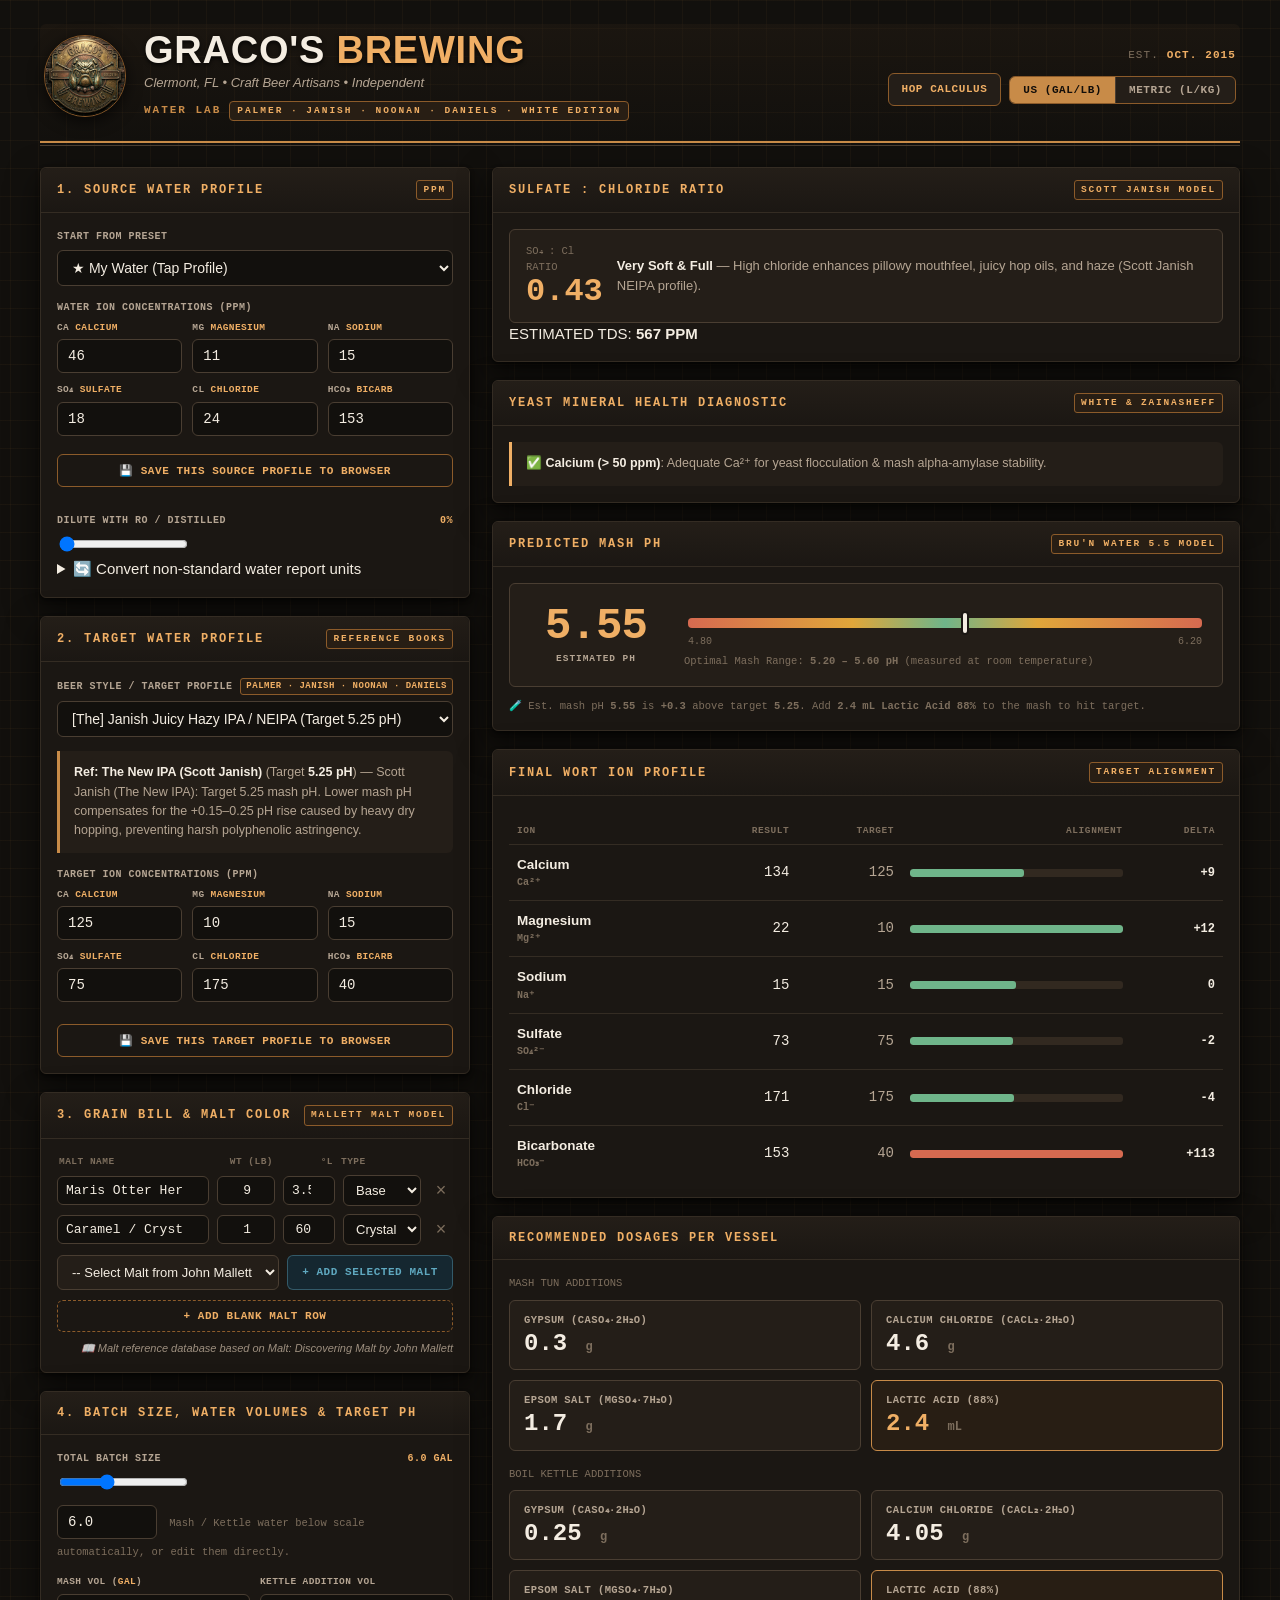
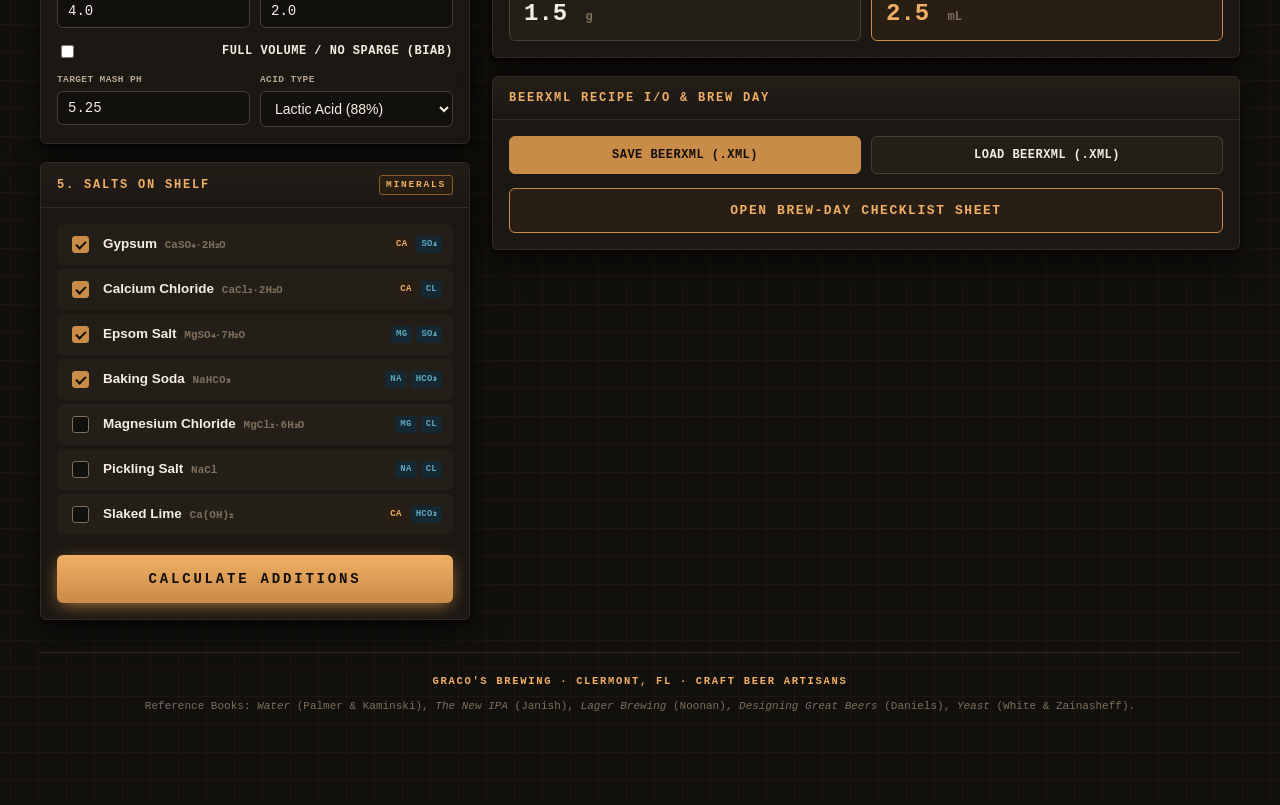
<file: index.html>
<!doctype html>
<html lang="en">
<head>
  <meta charset="utf-8">
  <meta name="viewport" content="width=device-width, initial-scale=1">
  <meta http-equiv="Cache-Control" content="no-cache, no-store, must-revalidate">
  <meta http-equiv="Pragma" content="no-cache">
  <meta http-equiv="Expires" content="0">
  <title>Graco's Water Lab · Brew-Day Water Chemistry Solver</title>
  <link rel="stylesheet" href="styles.css?v=8">
</head>
<body>
  <div class="wrap">
    <!-- Header Masthead -->
    <header class="top">
      <div class="brand">
        <img class="badge" src="assets/logo_metal.png" alt="Graco's Brewing Badge Logo">
        <div class="idwrap">
          <h1 class="club">GRACO'S <b>BREWING</b></h1>
          <div class="motto">Clermont, FL • Craft Beer Artisans • Independent</div>
          <div class="lab-tag">
            WATER LAB <span>Palmer · Janish · Noonan · Daniels · White Edition</span>
          </div>
        </div>
      </div>
      <div class="masthead-meta">
        <div class="edition">EST. <b>OCT. 2015</b></div>
        <div class="top-btns">
          <a class="tool-link" href="hops/hop-calculus.html">Hop Calculus</a>
          <div class="units">
            <button id="btn-us" aria-pressed="true">US (GAL/LB)</button>
            <button id="btn-metric" aria-pressed="false">METRIC (L/KG)</button>
          </div>
        </div>
      </div>
    </header>

    <!-- Main Grid -->
    <div class="grid">
      <!-- Left Column: Inputs -->
      <div class="col-left">
        <!-- Source Water Card -->
        <div class="card">
          <h2>
            <span>1. SOURCE WATER PROFILE</span>
            <span class="badge-tag">PPM</span>
          </h2>
          <div class="body">
            <div class="field" style="margin-top:0;">
              <label>START FROM PRESET</label>
              <select id="sourcePreset"></select>
            </div>

            <!-- Ion Balance Warning -->
            <div id="ionBalanceWarning" class="warning-banner" style="display:none;"></div>

            <div class="field">
              <label>WATER ION CONCENTRATIONS (PPM)</label>
              <div class="ions">
                <div class="ion">
                  <label>Ca <b>CALCIUM</b></label>
                  <input type="number" id="src_ca" value="46">
                </div>
                <div class="ion">
                  <label>Mg <b>MAGNESIUM</b></label>
                  <input type="number" id="src_mg" value="11">
                </div>
                <div class="ion">
                  <label>Na <b>SODIUM</b></label>
                  <input type="number" id="src_na" value="15">
                </div>
                <div class="ion">
                  <label>SO₄ <b>SULFATE</b></label>
                  <input type="number" id="src_so4" value="18">
                </div>
                <div class="ion">
                  <label>Cl <b>CHLORIDE</b></label>
                  <input type="number" id="src_cl" value="24">
                </div>
                <div class="ion">
                  <label>HCO₃ <b>BICARB</b></label>
                  <input type="number" id="src_hco3" value="153">
                </div>
              </div>
            </div>

            <div class="field">
              <button id="saveSourceProfileBtn" class="addrow" style="border-style:solid; margin-bottom:12px;">💾 SAVE THIS SOURCE PROFILE TO BROWSER</button>
            </div>

            <div class="field">
              <label>
                <span>DILUTE WITH RO / DISTILLED</span>
                <b id="roVal" style="color:var(--copper-bright)">0%</b>
              </label>
              <input type="range" id="roSlider" min="0" max="100" value="0">
            </div>

            <!-- Unit Converter (optional helper for non-standard water reports) -->
            <details id="unitConverter">
              <summary>🔄 Convert non-standard water report units</summary>
              <label>Ca as CaCO₃ (ppm): <input type="number" id="convCaCO3Ca" placeholder="0"></label>
              <label>Mg as CaCO₃ (ppm): <input type="number" id="convCaCO3Mg" placeholder="0"></label>
              <label>HCO₃ as CaCO₃ (ppm): <input type="number" id="convCaCO3Hco3" placeholder="0"></label>
              <label>SO₄ as SO₄-S (ppm): <input type="number" id="convSO4S" placeholder="0"></label>
              <div id="conversionResults"></div>
            </details>
          </div>
        </div>

        <!-- Target Profile Card -->
        <div class="card">
          <h2>
            <span>2. TARGET WATER PROFILE</span>
            <span class="badge-tag">REFERENCE BOOKS</span>
          </h2>
          <div class="body">
            <div class="field" style="margin-top:0;">
              <label>
                <span>BEER STYLE / TARGET PROFILE</span>
                <span class="book-tag">PALMER · JANISH · NOONAN · DANIELS</span>
              </label>
              <select id="targetPreset"></select>
            </div>

            <div id="bookTargetNote" class="note"></div>

            <div class="field">
              <label>TARGET ION CONCENTRATIONS (PPM)</label>
              <div class="ions">
                <div class="ion">
                  <label>Ca <b>CALCIUM</b></label>
                  <input type="number" id="tgt_ca" readonly>
                </div>
                <div class="ion">
                  <label>Mg <b>MAGNESIUM</b></label>
                  <input type="number" id="tgt_mg" readonly>
                </div>
                <div class="ion">
                  <label>Na <b>SODIUM</b></label>
                  <input type="number" id="tgt_na" readonly>
                </div>
                <div class="ion">
                  <label>SO₄ <b>SULFATE</b></label>
                  <input type="number" id="tgt_so4" readonly>
                </div>
                <div class="ion">
                  <label>Cl <b>CHLORIDE</b></label>
                  <input type="number" id="tgt_cl" readonly>
                </div>
                <div class="ion">
                  <label>HCO₃ <b>BICARB</b></label>
                  <input type="number" id="tgt_hco3" readonly>
                </div>
              </div>
            </div>

            <div class="field">
              <button id="saveTargetProfileBtn" class="addrow" style="border-style:solid; margin-top:8px;">💾 SAVE THIS TARGET PROFILE TO BROWSER</button>
            </div>
          </div>
        </div>

        <!-- Grain Bill Builder Card -->
        <div class="card">
          <h2>
            <span>3. GRAIN BILL & MALT COLOR</span>
            <span class="badge-tag">MALLETT MALT MODEL</span>
          </h2>
          <div class="body">
            <div class="grainhead">
              <span>MALT NAME</span>
              <span>WT (<b id="grainUnitlbl">LB</b>)</span>
              <span>°L</span>
              <span>TYPE</span>
              <span></span>
            </div>
            <div id="grainList"></div>
            <div class="malt-menu-controls">
              <select id="maltMenuSelect" class="malt-select-dropdown">
                <!-- Dynamically populated from MALT_DATABASE -->
              </select>
              <button id="addMaltFromMenuBtn" class="addrow-secondary">+ ADD SELECTED MALT</button>
            </div>
            <button id="addGrainBtn" class="addrow">+ ADD BLANK MALT ROW</button>
            <div class="malt-book-ref">📖 Malt reference database based on <i>Malt: Discovering Malt</i> by John Mallett</div>
            <datalist id="maltBookDatalist"></datalist>
          </div>
        </div>

        <!-- Water Split & Volumes Card -->
        <div class="card">
          <h2>
            <span>4. BATCH SIZE, WATER VOLUMES & TARGET PH</span>
          </h2>
          <div class="body">
            <!-- NEW: Batch Size Slider (default 6 gallons) -->
            <div class="field" style="margin-top:0;">
              <label>
                <span>TOTAL BATCH SIZE</span>
                <b id="batchVolLbl" style="color:var(--copper-bright)">6.0 GAL</b>
              </label>
              <input type="range" id="batchVolSlider" min="1" max="15" step="0.5" value="6">
              <div class="field" style="margin-top:8px;">
                <input type="number" id="batchVolNumber" step="0.5" value="6.0" style="width:100px;">
                <span class="hint" style="margin-left:8px;">Mash / Kettle water below scale automatically, or edit them directly.</span>
              </div>
            </div>

            <div class="vol-grid" style="margin-top:14px;">
              <div class="ion">
                <label>MASH VOL (<b id="volUnitlbl">GAL</b>)</label>
                <input type="number" id="mashVol" step="0.5" value="4.0">
              </div>
              <div class="ion" id="spargeVolGroup">
                <label>KETTLE ADDITION VOL</label>
                <input type="number" id="spargeVol" step="0.5" value="2.0">
              </div>
            </div>

            <div class="field">
              <label style="cursor:pointer; display:flex; align-items:center; gap:8px;">
                <input type="checkbox" id="noSparge">
                <span style="font-size:12px; color:var(--ink);">FULL VOLUME / NO SPARGE (BIAB)</span>
              </label>
            </div>

            <!-- Kettle / Sparge Alkalinity Warning -->
            <div id="kettleAlkalinityWarning" class="warning-banner" style="display:none;"></div>

            <div class="vol-grid" style="margin-top:12px;">
              <div class="ion">
                <label>TARGET MASH PH</label>
                <input type="number" id="targetMashPh" step="0.05" value="5.25">
              </div>
              <div class="ion">
                <label>ACID TYPE</label>
                <select id="acidType">
                  <option value="lactic88">Lactic Acid (88%)</option>
                  <option value="phos85">Phosphoric Acid (85%)</option>
                </select>
              </div>
            </div>
          </div>
        </div>

        <!-- Salts on Shelf Card -->
        <div class="card">
          <h2>
            <span>5. SALTS ON SHELF</span>
            <span class="badge-tag">MINERALS</span>
          </h2>
          <div class="body">
            <div class="salts">
              <label class="salt">
                <input type="checkbox" value="gypsum" checked>
                <span class="nm">Gypsum <span class="fm">CaSO₄·2H₂O</span></span>
                <span class="tags"><span class="tag ca">Ca</span><span class="tag so4">SO₄</span></span>
              </label>
              <label class="salt">
                <input type="checkbox" value="cacl2" checked>
                <span class="nm">Calcium Chloride <span class="fm">CaCl₂·2H₂O</span></span>
                <span class="tags"><span class="tag ca">Ca</span><span class="tag cl">Cl</span></span>
              </label>
              <label class="salt">
                <input type="checkbox" value="epsom" checked>
                <span class="nm">Epsom Salt <span class="fm">MgSO₄·7H₂O</span></span>
                <span class="tags"><span class="tag mg">Mg</span><span class="tag so4">SO₄</span></span>
              </label>
              <label class="salt">
                <input type="checkbox" value="baking" checked>
                <span class="nm">Baking Soda <span class="fm">NaHCO₃</span></span>
                <span class="tags"><span class="tag na">Na</span><span class="tag hco3">HCO₃</span></span>
              </label>
              <label class="salt">
                <input type="checkbox" value="mgcl2">
                <span class="nm">Magnesium Chloride <span class="fm">MgCl₂·6H₂O</span></span>
                <span class="tags"><span class="tag mg">Mg</span><span class="tag cl">Cl</span></span>
              </label>
              <label class="salt">
                <input type="checkbox" value="salt">
                <span class="nm">Pickling Salt <span class="fm">NaCl</span></span>
                <span class="tags"><span class="tag na">Na</span><span class="tag cl">Cl</span></span>
              </label>
              <label class="salt">
                <input type="checkbox" value="lime">
                <span class="nm">Slaked Lime <span class="fm">Ca(OH)₂</span></span>
                <span class="tags"><span class="tag ca">Ca</span><span class="tag hco3">HCO₃</span></span>
              </label>
            </div>

            <button id="calcBtn" class="calc-btn">CALCULATE ADDITIONS</button>
          </div>
        </div>
      </div>

      <!-- Right Column: Outputs -->
      <div class="col-right">
        <!-- Sulfate to Chloride Ratio Card -->
        <div class="card">
          <h2>
            <span>SULFATE : CHLORIDE RATIO</span>
            <span class="badge-tag">SCOTT JANISH MODEL</span>
          </h2>
          <div class="body">
            <div class="ratio-banner">
              <div>
                <div class="hint">SO₄ : Cl RATIO</div>
                <div id="so4clRatio" class="ratio-num">--</div>
              </div>
              <div id="ratioDesc" class="ratio-desc">--</div>
            </div>
            <!-- TDS Estimate Badge -->
            <div id="tdsEstimate" class="tds-badge"></div>
          </div>
        </div>

        <!-- Yeast Mineral Health Card -->
        <div class="card" style="margin-top:18px;">
          <h2>
            <span>YEAST MINERAL HEALTH DIAGNOSTIC</span>
            <span class="badge-tag">WHITE & ZAINASHEFF</span>
          </h2>
          <div class="body">
            <div id="yeastHealthNote" class="note" style="margin-top:0; border-left-color:var(--copper-bright);"></div>
          </div>
        </div>

        <!-- Mash pH Card -->
        <div class="card" style="margin-top:18px;">
          <h2>
            <span>PREDICTED MASH PH</span>
            <span class="badge-tag">BRU'N WATER 5.5 MODEL</span>
          </h2>
          <div class="body">
            <div class="phbox">
              <div class="phdial">
                <div id="phVal" class="phnum">--</div>
                <div class="phlbl">ESTIMATED PH</div>
              </div>
              <div>
                <div class="phscale">
                  <div id="phMark" class="phmark"></div>
                  <span class="lo">4.80</span>
                  <span class="hi">6.20</span>
                </div>
                <div class="hint">Optimal Mash Range: <b>5.20 – 5.60 pH</b> (measured at room temperature)</div>
              </div>
            </div>
            <div id="phSuggestion" class="hint" style="margin-top:12px;"></div>
          </div>
        </div>

        <!-- Wort Profile & Target Comparison Table Card -->
        <div class="card" style="margin-top:18px;">
          <h2>
            <span>FINAL WORT ION PROFILE</span>
            <span class="badge-tag">TARGET ALIGNMENT</span>
          </h2>
          <div class="body">
            <table class="cmp">
              <thead>
                <tr>
                  <th>ION</th>
                  <th style="text-align:right;">RESULT</th>
                  <th style="text-align:right;">TARGET</th>
                  <th>ALIGNMENT</th>
                  <th style="text-align:right;">DELTA</th>
                </tr>
              </thead>
              <tbody>
                <tr>
                  <td class="nm">Calcium <small>Ca²⁺</small></td>
                  <td id="res_ca" class="num">--</td>
                  <td id="tgt_val_ca" class="num tgt">--</td>
                  <td class="barcell"><div class="track"><div id="fill_ca" class="fill"></div></div></td>
                  <td id="diff_ca" class="delta">--</td>
                </tr>
                <tr>
                  <td class="nm">Magnesium <small>Mg²⁺</small></td>
                  <td id="res_mg" class="num">--</td>
                  <td id="tgt_val_mg" class="num tgt">--</td>
                  <td class="barcell"><div class="track"><div id="fill_mg" class="fill"></div></div></td>
                  <td id="diff_mg" class="delta">--</td>
                </tr>
                <tr>
                  <td class="nm">Sodium <small>Na⁺</small></td>
                  <td id="res_na" class="num">--</td>
                  <td id="tgt_val_na" class="num tgt">--</td>
                  <td class="barcell"><div class="track"><div id="fill_na" class="fill"></div></div></td>
                  <td id="diff_na" class="delta">--</td>
                </tr>
                <tr>
                  <td class="nm">Sulfate <small>SO₄²⁻</small></td>
                  <td id="res_so4" class="num">--</td>
                  <td id="tgt_val_so4" class="num tgt">--</td>
                  <td class="barcell"><div class="track"><div id="fill_so4" class="fill"></div></div></td>
                  <td id="diff_so4" class="delta">--</td>
                </tr>
                <tr>
                  <td class="nm">Chloride <small>Cl⁻</small></td>
                  <td id="res_cl" class="num">--</td>
                  <td id="tgt_val_cl" class="num tgt">--</td>
                  <td class="barcell"><div class="track"><div id="fill_cl" class="fill"></div></div></td>
                  <td id="diff_cl" class="delta">--</td>
                </tr>
                <tr>
                  <td class="nm">Bicarbonate <small>HCO₃⁻</small></td>
                  <td id="res_hco3" class="num">--</td>
                  <td id="tgt_val_hco3" class="num tgt">--</td>
                  <td class="barcell"><div class="track"><div id="fill_hco3" class="fill"></div></div></td>
                  <td id="diff_hco3" class="delta">--</td>
                </tr>
              </tbody>
            </table>
          </div>
        </div>

        <!-- Vessel Additions Card -->
        <div class="card" style="margin-top:18px;">
          <h2>
            <span>RECOMMENDED DOSAGES PER VESSEL</span>
          </h2>
          <div class="body">
            <div class="hint" style="margin-bottom:8px;">MASH TUN ADDITIONS</div>
            <div id="mashDoses" class="doses"></div>

            <div id="spargeDosesCard" style="margin-top:16px;">
              <div class="hint" style="margin-bottom:8px;">BOIL KETTLE ADDITIONS</div>
              <div id="spargeDoses" class="doses"></div>
            </div>
          </div>
        </div>

        <!-- Recipe Save & Brew Sheet Card (BeerXML Format) -->
        <div class="card" style="margin-top:18px;">
          <h2>
            <span>BEERXML RECIPE I/O & BREW DAY</span>
          </h2>
          <div class="body">
            <div style="display:flex; gap:10px; flex-wrap:wrap;">
              <button id="saveBeerXmlBtn" class="btn gold" style="flex:1;">SAVE BEERXML (.XML)</button>
              <label class="btn" style="flex:1; text-align:center;">
                LOAD BEERXML (.XML)
                <input type="file" id="loadBeerXmlInput" accept=".xml,.beerxml" style="display:none;">
              </label>
            </div>
            <button id="openSheetBtn" class="btn sheetbtn">OPEN BREW-DAY CHECKLIST SHEET</button>
          </div>
        </div>
      </div>
    </div>

    <!-- Footer -->
    <footer>
      <span class="fmotto">GRACO'S BREWING · CLERMONT, FL · CRAFT BEER ARTISANS</span>
      Reference Books: <i>Water</i> (Palmer & Kaminski), <i>The New IPA</i> (Janish), <i>Lager Brewing</i> (Noonan), <i>Designing Great Beers</i> (Daniels), <i>Yeast</i> (White & Zainasheff).
    </footer>
  </div>

  <!-- Brew Day Checklist Modal Overlay -->
  <div id="sheetOverlay" class="modal-overlay" hidden>
    <div class="sheet">
      <div style="display:flex; justify-content:flex-end; gap:8px; margin-bottom:12px;">
        <button class="btn gold" onclick="window.print()">PRINT SHEET</button>
        <button id="closeSheetBtn" class="btn">CLOSE</button>
      </div>
      <div id="sheetContent"></div>
    </div>
  </div>

  <script src="app.js?v=11"></script>
</body>
</html>
</file>
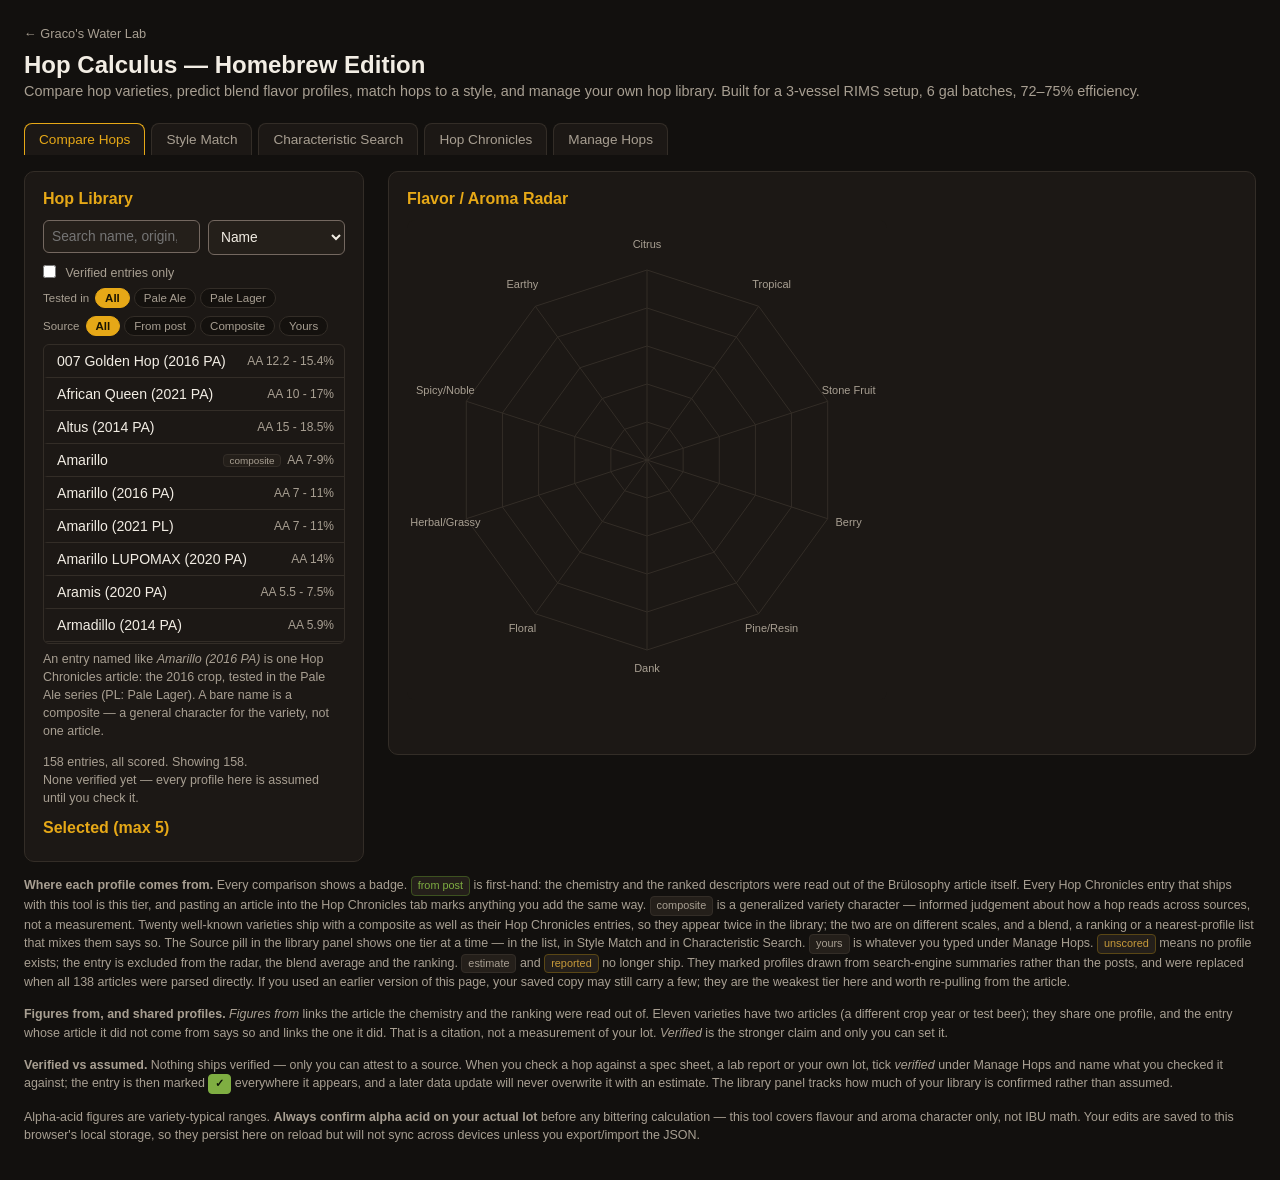
<file: hops/hop-calculus.html>
<!DOCTYPE html>
<html lang="en">
<head>
<meta charset="UTF-8">
<meta name="viewport" content="width=device-width, initial-scale=1">
<title>Hop Calculus — Homebrew Edition</title>
<style>
  :root{
    --bg:#12100e; --panel:#1c1815; --accent:#e6a817; --accent2:#7fae42;
    --text:#f2ede4; --muted:#a89f92; --border:#332d27;
    /* Controls need a 3:1 boundary; the panel hairline (--border) is 1.2:1 on a field. */
    --border-ui:#746860;
  }
  *{box-sizing:border-box;}
  body{
    margin:0; font-family:-apple-system,BlinkMacSystemFont,"Segoe UI",Roboto,sans-serif;
    background:var(--bg); color:var(--text); padding:24px;
  }
  .back-link{display:inline-block; color:var(--muted); font-size:0.8rem; text-decoration:none; margin-bottom:10px;}
  .back-link:hover, .back-link:focus-visible{color:var(--accent);}
  h1{font-size:1.5rem; margin:0 0 4px;}
  .sub{color:var(--muted); margin:0 0 24px; font-size:0.9rem;}
  /* minmax(0,1fr) and min-width:0: a bare 1fr track cannot shrink below its
     content's min-content width, so on a phone the whole page grew wider than
     the screen and the right-hand columns were simply off the edge. */
  .layout{display:grid; grid-template-columns:340px minmax(0,1fr); gap:24px;}
  .layout > *{min-width:0;}
  @media (max-width:900px){.layout{grid-template-columns:minmax(0,1fr);} body{padding:16px;}}
  .panel{
    background:var(--panel); border:1px solid var(--border); border-radius:10px;
    padding:18px;
  }
  .panel h2{font-size:1rem; margin:0 0 12px; color:var(--accent);}
  .hop-list{max-height:300px; overflow-y:auto; border:1px solid var(--border); border-radius:6px;}
  .hop-item{
    display:flex; justify-content:space-between; align-items:center; gap:8px;
    padding:8px 10px; border-bottom:1px solid var(--border); cursor:pointer; font-size:0.88rem;
    width:100%; background:none; border-left:none; border-right:none; border-top:none;
    color:inherit; font-family:inherit; text-align:left;
  }
  .hop-item > span:first-child{min-width:0; overflow-wrap:anywhere;}
  .hop-item:last-child{border-bottom:none;}
  .hop-item:hover{background:#241f1a;}
  .hop-item:focus-visible{outline:2px solid var(--accent); outline-offset:-2px;}
  .hop-item{border-left:3px solid transparent;}
  .hop-item.selected{background:#332a17; color:var(--accent); border-left-color:var(--accent); font-weight:600;}
  .hop-item.unscored{color:var(--muted); font-style:italic;}
  .hop-meta{color:var(--muted); font-size:0.75rem; white-space:nowrap;}
  /* Selected hops: the left border is the hop's radar colour, so chip, polygon, legend and column match. */
  .chip-card{
    display:flex; align-items:center; justify-content:space-between; gap:8px; background:#241f1a;
    border:1px solid var(--border); border-left:4px solid var(--border); border-radius:6px;
    padding:5px 8px; margin-bottom:6px; font-size:0.82rem;
  }
  .chip-name{font-weight:600; flex:1; min-width:0; overflow-wrap:anywhere;}
  .chip-remove{background:none; border:none; color:var(--muted); cursor:pointer; font-size:0.95rem; line-height:1; padding:6px 7px; min-width:28px; min-height:28px; border-radius:999px;}
  .chip-remove:hover, .chip-remove:focus-visible{color:var(--accent); outline:none;}
  .ratio-ctrl{display:inline-flex; align-items:center; gap:2px; background:#1a1612; border:1px solid var(--border); border-radius:4px; padding:1px 3px;}
  .ratio-btn{background:none; border:none; color:var(--muted); cursor:pointer; font-weight:700; font-size:0.95rem; line-height:1; padding:2px 6px; font-family:inherit;}
  .ratio-btn:hover, .ratio-btn:focus-visible{color:var(--accent); outline:none;}
  .ratio-val{font-size:0.72rem; color:var(--text); font-weight:600; min-width:84px; text-align:center; white-space:nowrap;}
  .radar-legend{display:flex; justify-content:center; gap:14px; flex-wrap:wrap; margin:8px 0 4px; font-size:0.78rem; color:var(--muted);}
  .radar-legend-item{display:inline-flex; align-items:center; gap:6px;}
  .legend-swatch{width:12px; height:12px; border-radius:3px; display:inline-block; flex:none;}
  .legend-swatch.blend{background:rgba(255,255,255,0.18); border:2px dashed #fff; box-sizing:border-box;}
  .blend-col{background:rgba(230,168,23,0.08); font-weight:600;}
  th.blend-col{color:var(--accent);}
  .pill-row{display:flex; gap:4px; flex-wrap:wrap; align-items:center; margin-bottom:8px;}
  .pill-label{font-size:0.72rem; color:var(--muted); margin-right:2px;}
  .pill-btn{
    background:#14110e; border:1px solid var(--border); color:var(--muted); font-size:0.72rem;
    padding:3px 9px; border-radius:12px; cursor:pointer; font-family:inherit;
  }
  .pill-btn:hover{border-color:var(--accent); color:var(--text);}
  .pill-btn:focus-visible{outline:2px solid var(--accent); outline-offset:2px;}
  .pill-btn.active{background:var(--accent); color:#1a1400; border-color:var(--accent); font-weight:600;}
  td.wrap{white-space:normal; font-size:0.78rem; color:var(--muted);}
  th.rowhead{color:var(--text); font-weight:500; white-space:nowrap;}
  caption.sr-only, .sr-only{position:absolute; width:1px; height:1px; overflow:hidden; clip:rect(0 0 0 0); white-space:nowrap;}
  .search-row{display:flex; gap:8px; align-items:flex-start;}
  .search-row input{flex:1;}
  .search-row select{width:auto; flex:none; max-width:46%;}
  .badge.tier{font-size:0.62rem; padding:0 5px; margin-right:4px;}
  .nearest{margin-top:12px; font-size:0.82rem;}
  .nearest p{margin:6px 0 4px; color:var(--muted);}
  .nearest button{margin:2px 4px 2px 0;}
  .link-btn{background:none; border:1px solid var(--border-ui); color:var(--muted); border-radius:6px; padding:5px 10px; font-size:0.76rem; cursor:pointer; font-family:inherit; margin:6px 6px 0 0;}
  .link-btn:hover, .link-btn:focus-visible{color:var(--accent); border-color:var(--accent); outline:none;}
  .mini-status{font-size:0.76rem; color:var(--accent2); margin-left:4px;}
  .browse-table td, .browse-table th{font-size:0.8rem; vertical-align:top;}
  .browse-table td.wrap{max-width:420px;}
  .browse-scroll{max-height:380px; overflow:auto; border:1px solid var(--border); border-radius:6px;}
  .browse-table{margin-top:0;}
  .browse-table thead th{position:sticky; top:0; background:var(--panel);}
  .tie-note{color:var(--muted); font-size:0.78rem; margin:0 0 8px;}
  @media print{
    body{background:#fff; color:#000; padding:0;}
    .tabs, .layout > .panel:first-child, .back-link, body > p.note, .tabpanel:not(.active), .ratio-ctrl, .chip-remove, .link-btn, .nearest button{display:none !important;}
    .layout{display:block;}
    .panel{background:#fff; border-color:#999; color:#000;}
    .panel h2, th, .note, td.wrap{color:#000;}
    canvas{background:#fff; border:1px solid #999;}
    th, td{border-bottom:1px solid #bbb;}
    .blend-col{background:#eee !important;}
  }
  select, input[type=text], input[type=search], input[type=number], textarea{
    width:100%; padding:8px; background:#241f1a; border:1px solid var(--border-ui); color:var(--text);
    border-radius:6px; font-size:0.86rem; margin-bottom:10px; font-family:inherit;
  }
  select:focus-visible, input:focus-visible, textarea:focus-visible, button:focus-visible{outline:2px solid var(--accent); outline-offset:1px;}
  textarea{resize:vertical; min-height:90px;}
  label{font-size:0.78rem; color:var(--muted); display:block; margin-bottom:3px;}
  .field-row{display:grid; grid-template-columns:1fr 1fr; gap:10px;}
  @media (max-width:560px){.field-row{grid-template-columns:1fr;}}
  .slider-row{display:flex; align-items:center; gap:8px; margin-bottom:6px;}
  .slider-row span:first-child{width:110px; font-size:0.8rem; color:var(--muted);}
  .slider-row input[type=range]{flex:1; margin:0;}
  .slider-row span.val{width:24px; text-align:right; font-size:0.8rem;}
  .desc-toggle{
    display:inline-block; padding:5px 10px; margin:3px 4px 3px 0; border-radius:999px;
    border:1px solid var(--border); cursor:pointer; font-size:0.8rem; background:#241f1a; color:var(--muted);
    font-family:inherit; line-height:normal;
  }
  .desc-toggle:focus-visible{outline:2px solid var(--accent); outline-offset:2px;}
  .desc-toggle.active{background:var(--accent2); color:#0e1406; border-color:var(--accent2);}
  /* height:auto with max-width, or a phone squashes the 480px square into an oval. */
  canvas{background:#1c1815; border-radius:8px; max-width:100%; height:auto; display:block;}
  .table-scroll{overflow-x:auto;}
  table{width:100%; border-collapse:collapse; font-size:0.85rem; margin-top:10px;}
  th, td{text-align:left; padding:6px 8px; border-bottom:1px solid var(--border);}
  th{color:var(--muted); font-weight:600;}
  .tag{
    display:inline-block; background:#2a2a13; color:var(--accent); border-radius:5px; padding:2px 7px;
    font-size:0.75rem; margin:2px 3px 0 0;
  }
  .badge{
    display:inline-block; border-radius:4px; padding:1px 6px; font-size:0.68rem;
    border:1px solid var(--border); color:var(--muted); background:#241f1a; white-space:nowrap;
  }
  .badge.unscored{color:#c79a3a; border-color:#5a4715;}
  .badge.parsed{color:var(--accent2); border-color:#3d5220;}
  .badge.verified{color:#0e1406; background:var(--accent2); border-color:var(--accent2); font-weight:600;}
  .note{color:var(--muted); font-size:0.78rem; margin-top:14px; line-height:1.45;}
  .warn{color:var(--accent); font-size:0.78rem; margin-top:6px; line-height:1.45;}
  .tabs{display:flex; gap:6px; margin-bottom:16px; flex-wrap:wrap;}
  .tab-btn{
    padding:8px 14px; border-radius:8px 8px 0 0; border:1px solid var(--border); border-bottom:none;
    background:#1c1815; color:var(--muted); cursor:pointer; font-size:0.85rem;
  }
  .tab-btn.active{background:var(--panel); color:var(--accent); border-color:var(--accent);}
  .tabpanel{display:none;}
  .tabpanel.active{display:block;}
  button.btn{
    background:var(--accent); color:#1a1400; border:none; border-radius:6px; padding:9px 14px;
    font-size:0.85rem; cursor:pointer; font-weight:600; margin-right:8px; margin-bottom:8px;
  }
  button.btn.secondary{background:#241f1a; color:var(--text); border:1px solid var(--border);}
  button.btn.danger{background:#5a2323; color:#f2ede4;}
  .mgmt-list-item{
    display:flex; justify-content:space-between; align-items:center; gap:8px;
    padding:7px 10px; border-bottom:1px solid var(--border); font-size:0.85rem;
  }
  .mgmt-list{max-height:340px; overflow-y:auto;}
  .small-btn{
    background:#241f1a; color:var(--muted); border:1px solid var(--border-ui); border-radius:5px;
    padding:5px 10px; min-height:28px; font-size:0.75rem; cursor:pointer; margin-left:6px; font-family:inherit;
  }
  .status{font-size:0.8rem; margin-top:8px; color:var(--muted); line-height:1.45;}
  .status.ok{color:var(--accent2);}
  .status.err{color:#e68b8b;}
  .preview{
    background:#0e0c0a; border:1px solid var(--border); border-radius:6px; padding:10px;
    font-size:0.78rem; max-height:150px; overflow-y:auto; margin-top:8px; white-space:pre-wrap; color:var(--muted);
  }
  .src-link{color:var(--accent); font-size:0.75rem;}
  .hidden{display:none;}
</style>
</head>
<body>

<a class="back-link" href="../index.html">&larr; Graco's Water Lab</a>
<h1>Hop Calculus — Homebrew Edition</h1>
<p class="sub">Compare hop varieties, predict blend flavor profiles, match hops to a style, and manage your own hop library. Built for a 3&#8209;vessel RIMS setup, 6&nbsp;gal batches, 72–75% efficiency.</p>

<div class="tabs" role="tablist" aria-label="Sections">
  <button class="tab-btn active" role="tab" id="tabbtn-compare" aria-controls="tab-compare" aria-selected="true" data-tab="compare">Compare Hops</button>
  <button class="tab-btn" role="tab" id="tabbtn-style" aria-controls="tab-style" aria-selected="false" tabindex="-1" data-tab="style">Style Match</button>
  <button class="tab-btn" role="tab" id="tabbtn-target" aria-controls="tab-target" aria-selected="false" tabindex="-1" data-tab="target">Characteristic Search</button>
  <button class="tab-btn" role="tab" id="tabbtn-chronicles" aria-controls="tab-chronicles" aria-selected="false" tabindex="-1" data-tab="chronicles">Hop Chronicles</button>
  <button class="tab-btn" role="tab" id="tabbtn-manage" aria-controls="tab-manage" aria-selected="false" tabindex="-1" data-tab="manage">Manage Hops</button>
</div>

<div class="layout">
  <div class="panel">
    <h2>Hop Library</h2>
    <div class="search-row">
      <input type="search" id="hopSearch" placeholder="Search name, origin, year, series, style, notes…" aria-label="Search hops by name, origin, crop year, series, style or background" autocomplete="off">
      <select id="hopSort" aria-label="Sort the library">
        <option value="name">Name</option>
        <option value="aa">Alpha acid ↓</option>
      </select>
    </div>
    <label style="margin-bottom:8px;" id="scoredOnlyLabel">
      <input type="checkbox" id="scoredOnly" style="width:auto; margin:0 6px 0 0; vertical-align:-1px;">
      Scored entries only
    </label>
    <label style="margin-bottom:8px;">
      <input type="checkbox" id="verifiedOnly" style="width:auto; margin:0 6px 0 0; vertical-align:-1px;">
      Verified entries only
    </label>
    <div class="pill-row" id="seriesPills" role="group" aria-label="Tested in">
      <span class="pill-label">Tested in</span>
      <button type="button" class="pill-btn active" data-series="all" aria-pressed="true">All</button>
      <button type="button" class="pill-btn" data-series="Pale Ale" aria-pressed="false">Pale Ale</button>
      <button type="button" class="pill-btn" data-series="Pale Lager" aria-pressed="false">Pale Lager</button>
    </div>
    <div class="pill-row" id="sourcePills" role="group" aria-label="Profile source">
      <span class="pill-label">Source</span>
      <button type="button" class="pill-btn active" data-source="all" aria-pressed="true">All</button>
      <button type="button" class="pill-btn" data-source="chronicle" aria-pressed="false">From post</button>
      <button type="button" class="pill-btn" data-source="curated" aria-pressed="false">Composite</button>
      <button type="button" class="pill-btn" data-source="manual" aria-pressed="false">Yours</button>
    </div>
    <div class="hop-list" id="hopList"></div>
    <p class="note" style="margin-top:6px;">An entry named like <em>Amarillo (2016 PA)</em> is one Hop Chronicles article: the 2016 crop, tested in the Pale Ale series (PL: Pale Lager). A bare name is a composite — a general character for the variety, not one article.</p>
    <div id="libraryCounts" class="note" style="margin-top:8px;" aria-live="polite"></div>
    <div style="margin-top:12px;">
      <h2 style="margin-bottom:6px;">Selected (max 5)</h2>
      <div id="selectedChips"></div>
    </div>
  </div>

  <div>
    <div class="tabpanel active" id="tab-compare" role="tabpanel" aria-labelledby="tabbtn-compare">
      <div class="panel">
        <h2>Flavor / Aroma Radar</h2>
        <canvas id="radar" width="480" height="480" role="img" aria-describedby="compareTable" aria-label="Flavour and aroma radar for the selected hops; the table below holds the same numbers">Flavour radar — the same scores are in the table below.</canvas>
        <div id="radarLegend" class="radar-legend"></div>
        <div class="table-scroll"><table id="compareTable"></table></div>
        <div id="compareTools" class="hidden">
          <button type="button" class="link-btn" id="copyLinkBtn">Copy link to this comparison</button>
          <button type="button" class="link-btn" id="copyTextBtn">Copy table as text</button>
          <span id="copyStatus" class="mini-status" role="status" aria-live="polite"></span>
        </div>
        <div id="blendNote" class="note"></div>
        <div id="nearest" class="nearest"></div>
      </div>
    </div>

    <div class="tabpanel" id="tab-style" role="tabpanel" aria-labelledby="tabbtn-style">
      <div class="panel">
        <h2>Match Hops to a Style</h2>
        <select id="styleSelect" aria-label="Beer style"></select>
        <div id="styleResults"></div>
        <p class="note">Style tags are approximate flavor associations, not official BJCP hop requirements — cross&#8209;check against BJCP guidelines for competition recipes. Hop Chronicles entries carry the style tags from the data file; the beer each was tested in (Pale Ale or Pale Lager) is shown under Tested in and is not a style tag.</p>
      </div>
    </div>

    <div class="tabpanel" id="tab-target" role="tabpanel" aria-labelledby="tabbtn-target">
      <div class="panel">
        <h2>Pick Descriptors You Want</h2>
        <div id="descToggles"></div>
        <div id="targetResults" class="table-scroll" style="margin-top:14px;"></div>
        <p class="note">Hop Chronicles scores come from each post's ranked "most prominent" list, so a 9 means "the top descriptor in that tasting" and many hops share it; combining two or three descriptors is what separates them. Only scored entries can be ranked; an entry saved as unscored is left out until it has a profile.</p>
      </div>
    </div>

    <div class="tabpanel" id="tab-chronicles" role="tabpanel" aria-labelledby="tabbtn-chronicles">
      <div class="panel">
        <h2>Browse the 138 articles</h2>
        <input type="search" id="browseSearch" placeholder="Filter by hop, origin, year, series or background…" aria-label="Filter the article index" autocomplete="off">
        <div class="browse-scroll"><table class="browse-table" id="browseTable"></table></div>
        <p class="note" id="browseCount"></p>
      </div>

      <div class="panel" style="margin-top:16px;">
        <h2>Pull a Hop from The Hop Chronicles</h2>
        <label for="chronUrl">Paste a Hop Chronicles post URL</label>
        <input type="text" id="chronUrl" placeholder="https://brulosophy.com/2025/10/13/the-hop-chronicles-harlequin-2023-pale-ale/">
        <button class="btn" id="chronLookupBtn">Look up</button>
        <button class="btn secondary" id="chronFetchBtn">Look up &amp; try fetch</button>
        <div id="chronStatus" class="status" role="status" aria-live="polite"></div>
        <div id="chronResult" class="hidden"></div>

        <div id="pasteBlock" class="hidden" style="margin-top:14px;">
          <label for="chronPaste">Paste the post text here (select all on the page, copy, paste)</label>
          <textarea id="chronPaste" placeholder="Paste the article text — the parser looks for the results sentence, e.g. &quot;The most prominent aroma and flavor characteristics noted by blind tasters ... were citrus and tropical fruit.&quot;"></textarea>
          <button class="btn" id="chronParseBtn">Parse pasted text</button>
          <div id="pasteStatus" class="status" role="status" aria-live="polite"></div>
        </div>

        <div id="chronPreview" class="preview hidden"></div>

        <p class="note">The index of 138 posts is built into this file, so <strong>looking up a URL works offline</strong> — it resolves the variety, crop year, origin, series and publication date with no network at all. Fetching only adds the descriptor ratings and the measured alpha acid of that lot.</p>
        <p class="warn">Fetching will usually fail. Brülosophy does not send CORS headers, and a browser will not let this page read a cross&#8209;site response without them — that is the site's decision, not something this file can work around. Opening the post and pasting its text does the same job and always works. Nothing is ever saved automatically; every parsed value lands in the form for you to check.</p>
      </div>

      <div class="panel" style="margin-top:16px;">
        <h2>How scores are derived</h2>
        <p class="note" style="margin-top:0;">The series uses a consistent results sentence, so scores come from the post's own ranking rather than a guess:</p>
        <table>
          <tr><th>Where the descriptor appears</th><th>Score</th></tr>
          <tr><td>1st / 2nd / 3rd in a "most prominent" list</td><td>9 / 8 / 7</td></tr>
          <tr><td>4th or later in that list</td><td>6/10</td></tr>
          <tr><td>Mentioned elsewhere in the post (pasted articles only)</td><td>5/10</td></tr>
          <tr><td>Never mentioned</td><td>2/10</td></tr>
          <tr><td>Named among the "lowest rated" (pasted articles only)</td><td>1/10</td></tr>
        </table>
        <p class="note">Many posts rank aroma and flavour separately; an axis keeps its best rank across the two lists, which is why two or three axes on one hop can all read 9. The shipped entries were built from those ranked lists alone — the 5 for a passing mention and the 1 for lowest-rated appear only when you paste a whole article, because that is when the rest of the text is available. This is a ranking translated to a scale, not a measurement — Brülosophy publishes descriptor votes, not oil analysis. Two hops both scoring 9 on citrus were each their post's top descriptor; it does not mean they are equally citrusy. Descriptors the series tracks but this tool has no axis for (onion/garlic, apple/pear) are reported as notes instead of being folded into a neighbouring axis.</p>
      </div>
    </div>

    <div class="tabpanel" id="tab-manage" role="tabpanel" aria-labelledby="tabbtn-manage">
      <div class="panel">
        <h2>Add / Edit a Hop</h2>
        <div class="field-row">
          <div>
            <label for="mName">Hop name</label>
            <input type="text" id="mName" placeholder="e.g. Talus">
          </div>
          <div>
            <label for="mAA">Alpha acid % (e.g. 11-14%)</label>
            <input type="text" id="mAA" placeholder="e.g. 12-15%">
          </div>
        </div>
        <div class="field-row">
          <div>
            <label for="mBeta">Beta acid % (optional)</label>
            <input type="text" id="mBeta" placeholder="e.g. 3.5-4.5%">
          </div>
          <div>
            <label for="mCoh">Cohumulone, % of alpha (optional)</label>
            <input type="text" id="mCoh" placeholder="e.g. 22-24%">
          </div>
        </div>
        <div class="field-row">
          <div>
            <label for="mOil">Total oil, mL/100g (optional)</label>
            <input type="text" id="mOil" placeholder="e.g. 1.5-2.5 mL/100g">
          </div>
          <div>
            <label for="mOils">Oil breakdown (optional)</label>
            <input type="text" id="mOils" placeholder="e.g. myrcene 60%; humulene 12%">
          </div>
        </div>
        <label for="mStyles">Typical styles (comma-separated)</label>
        <input type="text" id="mStyles" placeholder="e.g. Hazy IPA, American IPA">
        <label for="mUrl">Source URL (optional)</label>
        <input type="text" id="mUrl" placeholder="https://...">
        <label style="margin-top:4px;">Descriptor scores (0-10)</label>
        <div id="sliderContainer"></div>
        <label style="margin-top:4px;">
          <input type="checkbox" id="mUnscored" style="width:auto; margin:0 6px 0 0; vertical-align:-1px;">
          Save as unscored (keep metadata, leave the profile blank)
        </label>
        <label style="margin-top:6px;">
          <input type="checkbox" id="mVerified" style="width:auto; margin:0 6px 0 0; vertical-align:-1px;">
          I have verified this against a real source
        </label>
        <input type="text" id="mVerifiedSrc" aria-label="Verified against what" placeholder="Verified against what? e.g. Yakima Valley Hops spec sheet 2024, or my lot's COA">
        <button class="btn" id="saveHopBtn">Save Hop</button>
        <button class="btn secondary" id="clearFormBtn">Clear Form</button>
        <div id="mgmtNote" class="note" role="status" aria-live="polite"></div>
      </div>

      <div class="panel" style="margin-top:16px;">
        <h2 id="mgmtHeading">Your Hop Library</h2>
        <input type="search" id="mgmtSearch" placeholder="Filter by name…" aria-label="Filter your library by name" autocomplete="off">
        <div id="mgmtList" class="mgmt-list"></div>
      </div>

      <div class="panel" style="margin-top:16px;">
        <h2>Import / Export</h2>
        <button class="btn secondary" id="exportBtn">Export library as JSON</button>
        <button class="btn secondary" id="importBtn">Import JSON file</button>
        <input type="file" id="importFile" accept=".json" class="hidden">
        <button class="btn danger" id="resetBtn">Reset to defaults</button>
        <div id="importStatus" class="status" role="status" aria-live="polite"></div>
        <p class="note">Export saves your current library (defaults + your edits, and which shipped hops you deleted) to a JSON file you can back up or share. Import replaces the working library with that file, and rejects one whose entries are malformed rather than half-loading it. Shipped hops the file does not contain stay deleted; hops a later data update adds still arrive.</p>
      </div>
    </div>
  </div>
</div>

<p class="note"><strong>Where each profile comes from.</strong> Every comparison shows a badge.
<span class="badge parsed">from post</span> is first-hand: the chemistry and the ranked descriptors were read out of the Brülosophy article itself. Every Hop Chronicles entry that ships with this tool is this tier, and pasting an article into the Hop Chronicles tab marks anything you add the same way.
<span class="badge">composite</span> is a generalized variety character — informed judgement about how a hop reads across sources, not a measurement. Twenty well-known varieties ship with a composite as well as their Hop Chronicles entries, so they appear twice in the library; the two are on different scales, and a blend, a ranking or a nearest-profile list that mixes them says so. The Source pill in the library panel shows one tier at a time — in the list, in Style Match and in Characteristic Search.
<span class="badge">yours</span> is whatever you typed under Manage Hops.
<span class="badge unscored">unscored</span> means no profile exists; the entry is excluded from the radar, the blend average and the ranking.
<span class="badge">estimate</span> and <span class="badge unscored">reported</span> no longer ship. They marked profiles drawn from search-engine summaries rather than the posts, and were replaced when all 138 articles were parsed directly. If you used an earlier version of this page, your saved copy may still carry a few; they are the weakest tier here and worth re-pulling from the article.</p>
<p class="note"><strong>Figures from, and shared profiles.</strong> <em>Figures from</em> links the article the chemistry and the ranking were read out of. Eleven varieties have two articles (a different crop year or test beer); they share one profile, and the entry whose article it did not come from says so and links the one it did. That is a citation, not a measurement of your lot. <em>Verified</em> is the stronger claim and only you can set it.</p>
<p class="note"><strong>Verified vs assumed.</strong> Nothing ships verified — only you can attest to a source. When you check a hop against a spec sheet, a lab report or your own lot, tick <em>verified</em> under Manage Hops and name what you checked it against; the entry is then marked <span class="badge verified">✓</span> everywhere it appears, and a later data update will never overwrite it with an estimate. The library panel tracks how much of your library is confirmed rather than assumed.</p>
<p class="note">Alpha-acid figures are variety-typical ranges. <strong>Always confirm alpha acid on your actual lot</strong> before any bittering calculation — this tool covers flavour and aroma character only, not IBU math. Your edits are saved to this browser's local storage, so they persist here on reload but will not sync across devices unless you export/import the JSON.</p>

<script>
/* ---- Brulosophy post parsers (injected by build-hops.mjs from hops/chronicle-parser.js) ---- */
/**
 * Parsers for Brulosophy "The Hop Chronicles" posts.
 *
 * Pure string-in / object-out: no DOM, no network. The browser tool inlines
 * this file verbatim; tests import it directly.
 */

/** The ten radar axes, in order. Must match DESCRIPTORS in the tool. */
const AXES = [
  'Citrus', 'Tropical', 'Stone Fruit', 'Berry', 'Pine/Resin',
  'Dank', 'Floral', 'Herbal/Grassy', 'Spicy/Noble', 'Earthy',
];

/**
 * Brulosophy's descriptor vocabulary mapped onto the ten axes. Longer phrases
 * are listed first so "tropical fruit" wins over a bare "fruit"-style match.
 * @type {Array<[string, string]>}
 */
const VOCAB = [
  ['citrus', 'Citrus'],
  ['grapefruit', 'Citrus'],
  ['lemon', 'Citrus'],
  ['lime', 'Citrus'],
  ['orange', 'Citrus'],
  ['tangerine', 'Citrus'],
  ['tropical fruit', 'Tropical'],
  ['tropical', 'Tropical'],
  ['mango', 'Tropical'],
  ['pineapple', 'Tropical'],
  ['passion fruit', 'Tropical'],
  ['passionfruit', 'Tropical'],
  ['guava', 'Tropical'],
  ['lychee', 'Tropical'],
  ['watermelon', 'Tropical'],
  ['melon', 'Tropical'],
  ['stone fruit', 'Stone Fruit'],
  ['peach', 'Stone Fruit'],
  ['apricot', 'Stone Fruit'],
  ['nectarine', 'Stone Fruit'],
  ['cherry', 'Stone Fruit'],
  ['berries', 'Berry'],
  ['berry', 'Berry'],
  ['blackcurrant', 'Berry'],
  ['currant', 'Berry'],
  ['red fruit', 'Berry'],
  ['strawberry', 'Berry'],
  ['blueberry', 'Berry'],
  ['pine', 'Pine/Resin'],
  ['resin', 'Pine/Resin'],
  ['dank', 'Dank'],
  ['catty', 'Dank'],
  ['floral', 'Floral'],
  ['flowery', 'Floral'],
  ['blossom', 'Floral'],
  ['herbal', 'Herbal/Grassy'],
  ['herb', 'Herbal/Grassy'],
  ['grassy', 'Herbal/Grassy'],
  ['grass', 'Herbal/Grassy'],
  ['hay', 'Herbal/Grassy'],
  ['spicy', 'Spicy/Noble'],
  ['spice', 'Spicy/Noble'],
  ['noble', 'Spicy/Noble'],
  ['pepper', 'Spicy/Noble'],
  ['clove', 'Spicy/Noble'],
  ['earthy', 'Earthy'],
  ['woody', 'Earthy'],
  ['wood', 'Earthy'],
  ['tobacco', 'Earthy'],
];

/**
 * A needle as a whole word, with the plural and adjective endings the prose
 * uses. Substring matching raised Pine/Resin for "pineapple", Citrus for
 * "sublime" and Herbal/Grassy for "Hayward"; a word boundary stops all three
 * while "piney", "resinous" and "berries" still count.
 */
const wordRe = (needle) =>
  new RegExp('\\b' + needle.replace(/[.*+?^${}()|[\]\\]/g, '\\$&') + '(?:s|es|y|ey|ous)?\\b', 'i');

/**
 * Descriptors Brulosophy tracks that have no axis in this tool. Surfaced as
 * notes so a fault like onion/garlic is never silently folded into Dank.
 */
const UNMAPPED = ['onion/garlic', 'onion', 'garlic', 'apple/pear', 'apple', 'pear', 'sweet aromatic', 'cream caramel'];

/** Score awarded by rank within the post's "most prominent" list. */
const RANK_SCORES = [9, 8, 7, 6];
/** An axis mentioned in the prose but not among the most prominent. */
const SECONDARY_SCORE = 5;
/** An axis the post never mentions. */
const ABSENT_SCORE = 2;
/** An axis the post explicitly calls lowest-rated. */
const LOWEST_SCORE = 1;

/**
 * Pull the hop variety, crop year and series out of a Hop Chronicles URL.
 * Works offline — the slug alone carries all three.
 * @param {string} url
 * @returns {{variety: string, cropYear: string|null, series: string|null}|null}
 */
function parseChronicleUrl(url) {
  if (typeof url !== 'string') return null;
  // One 2018 post is published under "chronicals"; browsers also hand over
  // upper-case, /amp/ and tracking-parameter forms of the same address.
  const m = url.toLowerCase().replace(/[?#].*$/, '').replace(/\/amp\/?$/, '')
    .match(/the-hop-chronic(?:le|al)s-([a-z0-9-]+?)\/?$/);
  if (!m) return null;

  // WordPress appends -2 to a re-published slug; the hop is the same.
  let slug = m[1].replace(/^(.*(?:pale-ale|pale-lager|(?:19|20)\d{2}))-\d$/, '$1');
  let series = null;
  let cropYear = null;

  const seriesMatch = slug.match(/-(pale-ale|pale-lager)$/);
  if (seriesMatch) {
    series = seriesMatch[1] === 'pale-lager' ? 'Pale Lager' : 'Pale Ale';
    slug = slug.slice(0, -seriesMatch[0].length);
  }

  const yearMatch = slug.match(/-((?:19|20)\d{2})$/);
  if (yearMatch) {
    cropYear = yearMatch[1];
    slug = slug.slice(0, -yearMatch[0].length);
  }

  if (!slug) return null;

  const variety = slug
    .split('-')
    .map((w) => (/^(lupomax|ctz|us|hbc|007)$/i.test(w) ? w.toUpperCase() : w.charAt(0).toUpperCase() + w.slice(1)))
    .join(' ')
    .replace(/\bLUPOMAX\b/i, 'LUPOMAX');

  return {variety, cropYear, series};
}

/**
 * Extract the measured alpha acid of the lot from post text.
 * @param {string} text
 * @returns {string|null} e.g. "12.4%"
 */
function parseAlphaAcid(text) {
  if (typeof text !== 'string') return null;
  const m = text.match(/alpha\s*acids?[^0-9%]{0,40}?(\d{1,2}(?:\.\d+)?)\s*%/i);
  return m ? `${m[1]}%` : null;
}

/**
 * Split a descriptor list ("tropical fruit, citrus, and apple/pear") into terms.
 * @param {string} list
 * @returns {string[]}
 */
function splitList(list) {
  const lead = /^(?:notes? of|hints? of|a (?:bit|touch|hint) of|some|slight(?:ly)?|strong(?:ly)?|mild(?:ly)?|less desirable|characteristics|descriptors|the|a|an|also|both|of)\s+/i;
  return list
    .split(/,|;|\band\b|\bas well as\b/i)
    .map((s) => {
      let t = s.trim();
      for (let i = 0; i < 3 && lead.test(t); i++) t = t.replace(lead, '').trim();
      return t.replace(/[.:]+$/, '').trim();
    })
    .filter((t) => t && !/^(?:the|a|an|also|both|some|of|notes?|hints?|were|was)$/i.test(t));
}

/** Periods that do not end a sentence, so "Dr. Rudi" cannot cut the results sentence in two. */
const normalizeProse = (text) => text.replace(/\s+/g, ' ').replace(/\b(Dr|Mt|St|Mr|Mrs|Ms|No|vs|approx)\.\s*/gi, '$1 ');

/**
 * Every "the most prominent ... were X, Y and Z" list in the text, in order.
 * A post may rank aroma and flavour separately, in one sentence or two; each
 * list is returned on its own, cut before any contrastive clause and before
 * the next "most prominent" so the second list is never swallowed by the first.
 * @param {string} prose Whitespace-normalised text.
 * @returns {Array<{terms: string[], index: number, end: number}>}
 */
function prominentLists(prose) {
  const re = /most prominent[^.]*?\b(?:were|was|included?)\b:?\s*((?:(?!\bmost prominent\b|\bwhile\b|\bwhereas\b|\balthough\b|\bthough\b|\bhowever\b|\bwith\b)[^.])*)/gi;
  const lists = [];
  for (const m of prose.matchAll(re)) {
    lists.push({terms: splitList(m[1]), index: m.index, end: m.index + m[0].length});
  }
  return lists;
}

/**
 * Descriptor lists the post calls lowest rated, in any of the phrasings the
 * series uses: "notes of X and Y were among the lowest rated", "while X and Y
 * were among the lowest rated descriptors", "X was the least prominent".
 * @param {string} prose
 * @returns {string[]}
 */
function lowestTerms(prose) {
  const re = /\b(?:were|was|being)\s+(?:among\s+)?the\s+(?:lowest|least)\b/gi;
  const starts = /\b(?:while|whereas|although|though|however|but)\b|[.;]\s/gi;
  const terms = [];
  for (const m of prose.matchAll(re)) {
    const before = prose.slice(0, m.index);
    let start = 0;
    for (const b of before.matchAll(starts)) start = b.index + b[0].length;
    const clause = before.slice(start)
      .replace(/^\s*(?:while|whereas|although|though|however|but)\b/i, '')
      .replace(/^\s*(?:less desirable|less appealing|undesirable|off[- ]?flavou?rs?)?\s*(?:notes?|characteristics|descriptors|flavou?rs?|aromas?)?\s*(?:of|such as|like|including)?\s*/i, '');
    terms.push(...splitList(clause));
  }
  return terms;
}

/**
 * The part of a full-page paste that is the article. Everything after the
 * results -- related-post titles, comments, navigation -- is dropped so a
 * commenter's "I got a lot of pine out of mine" never counts as a mention.
 * Text before the results is kept: the breeder's description is part of the post.
 * @param {string} prose
 * @param {number} resultsEnd Index just past the last results sentence.
 */
function articleBody(prose, resultsEnd) {
  const stop = /\b(?:leave a (?:reply|comment)|\d+\s+(?:comments?|responses?|replies)\b|comments?\s*[:(]|related(?:\s+(?:posts?|articles?|reading)|:)|you may also like|share this|post navigation|previous post|next post|support br[uü]losophy|if you have (?:any )?thoughts)/i;
  const tail = prose.slice(resultsEnd);
  const m = tail.match(stop);
  return m ? prose.slice(0, resultsEnd + m.index) : prose;
}

/**
 * Map one Brulosophy descriptor term to an axis, or null if it has none.
 * @param {string} term
 * @returns {string|null}
 */
function termToAxis(term) {
  const t = term.toLowerCase();
  for (const [needle, axis] of VOCAB) {
    if (t.includes(needle)) return axis;
  }
  return null;
}

/**
 * Derive 0-10 axis scores from the results prose of a Hop Chronicles post.
 *
 * The series uses a consistent sentence template — "The most prominent aroma
 * and flavor characteristics noted by blind tasters ... were X, Y and Z" and,
 * when relevant, "... were among the lowest rated descriptors". Scores come
 * from rank in those lists, so every number traces back to the post's own
 * wording rather than a guess.
 *
 * @param {string} text Plain text of the post.
 * @returns {{scores: number[]|null, prominent: string[], lowest: string[], unmapped: string[]}}
 */
function parseDescriptorScores(text) {
  const empty = {scores: null, prominent: [], lowest: [], unmapped: []};
  if (typeof text !== 'string' || !text.trim()) return empty;

  const prose = normalizeProse(text);
  const scores = AXES.map(() => ABSENT_SCORE);
  const prominent = [];
  const unmapped = [];
  let resultsEnd = 0;
  let used = 0;

  for (const list of prominentLists(prose)) {
    // A list naming nothing the series tracks ("the most prominent new
    // varieties were Citra and Mosaic") is prose, not results; skip it.
    const relevant = list.terms.some((t) => termToAxis(t) || UNMAPPED.some((u) => t.toLowerCase().includes(u)));
    if (!relevant) continue;
    used++;
    resultsEnd = list.end;
    let rank = 0;
    for (const term of list.terms) {
      const axis = termToAxis(term);
      const score = RANK_SCORES[Math.min(rank, RANK_SCORES.length - 1)];
      if (axis) {
        const idx = AXES.indexOf(axis);
        // An axis ranked in both the aroma and the flavour list keeps its best rank.
        if (score > scores[idx]) scores[idx] = score;
        if (!prominent.includes(axis)) prominent.push(axis);
      } else {
        // A term with no axis still holds its place in the ranking: dropping
        // it would promote everything after it by one.
        unmapped.push(term);
      }
      rank++;
    }
  }

  if (!used) return empty;

  // Secondary mentions elsewhere in the article sit between absent and prominent.
  const body = articleBody(prose, resultsEnd);
  AXES.forEach((axis, i) => {
    if (scores[i] !== ABSENT_SCORE) return;
    const needles = VOCAB.filter(([, a]) => a === axis).map(([needle]) => needle);
    if (needles.some((n) => wordRe(n).test(body))) scores[i] = SECONDARY_SCORE;
  });

  const lowest = [];
  for (const term of lowestTerms(body)) {
    const axis = termToAxis(term);
    if (axis) {
      scores[AXES.indexOf(axis)] = LOWEST_SCORE;
      if (!lowest.includes(axis)) lowest.push(axis);
    } else if (!unmapped.includes(term)) {
      unmapped.push(term);
    }
  }

  return {scores, prominent, lowest, unmapped};
}

/**
 * Strip markup to readable text, dropping script and style *contents* first so
 * stylesheet words never land in the descriptor scan.
 * @param {string} html
 * @returns {string}
 */
function htmlToText(html) {
  if (typeof html !== 'string') return '';
  return html
    .replace(/<!--[\s\S]*?-->/g, ' ')
    .replace(/<script[\s\S]*?<\/script>/gi, ' ')
    .replace(/<style[\s\S]*?<\/style>/gi, ' ')
    // A tag starts with a letter. The old /<[^>]+>/ also ran on plain pasted
    // text, where "Farnesene: <1%" followed by any later ">" deleted the body.
    .replace(/<\/?[a-zA-Z][^<>]*>/g, ' ')
    .replace(/&#(\d+);/g, (_, n) => String.fromCodePoint(Number(n)))
    .replace(/&#x([0-9a-f]+);/gi, (_, h) => String.fromCodePoint(parseInt(h, 16)))
    .replace(/&nbsp;/g, ' ')
    .replace(/&ndash;/g, '\u2013')
    .replace(/&mdash;/g, '\u2014')
    .replace(/&rsquo;|&lsquo;/g, "'")
    .replace(/&rdquo;|&ldquo;|&quot;/g, '"')
    .replace(/&hellip;/g, '\u2026')
    .replace(/&lt;/g, '<')
    .replace(/&gt;/g, '>')
    .replace(/&amp;/g, '&')
    .replace(/\s+/g, ' ')
    .trim();
}

/**
 * Stat labels, each with the spellings different sources use. Brulosophy
 * prints "Alpha"; merchant spec sheets print "Alpha Acid (aA)" or
 * "Alpha Acids %". All must land in the same field.
 * @type {Array<{field: string, unit: string, re: string}>}
 */
const STAT_LABELS = [
  {field: 'alpha', unit: '%', re: '(?:Alpha\\s*Acids?|Alpha|\\u03b1A|AA)'},
  {field: 'beta', unit: '%', re: '(?:Beta\\s*Acids?|Beta|\\u03b2A|BA)'},
  {field: 'cohumulone', unit: '%', re: '(?:Co[-\\s]?Humulone|Cohumulone|CoH)'},
  {field: 'totalOil', unit: 'oil', re: '(?:Total\\s*Oils?|Oil\\s*Total)'},
  {field: 'myrcene', unit: '%', re: 'Myrcene'},
  {field: 'humulene', unit: '%', re: 'Humulene'},
  {field: 'caryophyllene', unit: '%', re: 'Caryophyllene'},
  {field: 'farnesene', unit: '%', re: 'Farnesene'},
];

/** Which field a matched label belongs to, or null. */
function labelField(text) {
  const t = text.replace(/\s+/g, ' ').trim();
  for (const {field, re} of STAT_LABELS) {
    if (new RegExp(`^${re}$`, 'i').test(t)) return field;
  }
  return null;
}

/** Words an article prints where a figure is missing. Each maps to null, never to a neighbour's value. */
const PLACEHOLDER = '(?:unknown|unavailable|n\\/a|not\\s+(?:reported|available|listed|published)|tbd|\u2014|\u2013)';
/** Oil fractions the series sometimes lists that this tool does not track; a tracked label may not borrow their value. */
const NON_STAT_LABELS = '(?:Linalool|Geraniol|Pinene|Selinene|Limonene|Nerol|Citral|Caryophyllene\\s+oxide)';

/**
 * Pull the Hop Stats table out of a post.
 *
 * Works on the post's plain text, so it survives whether the stats are marked
 * up as a table, a list, or plain "Label: value" lines. Every value is returned
 * verbatim as printed (ranges, dashes, "<1%" and units intact) -- never
 * normalised into a single number, because the source really does publish
 * ranges. A cell printed "unknown" is null, never guessed.
 *
 * When the text has a "Hop Stats" heading, only what follows it is read, so a
 * figure in the introduction ("alpha acids in the 15-17% range") cannot stand
 * in for the lot's.
 *
 * @param {string} text
 * @returns {{alpha: string|null, beta: string|null, cohumulone: string|null, totalOil: string|null,
 *            myrcene: string|null, humulene: string|null, caryophyllene: string|null, farnesene: string|null}}
 */
function parseHopStats(text) {
  /** @type {Record<string, string|null>} */
  const out = {
    alpha: null, beta: null, cohumulone: null, totalOil: null,
    myrcene: null, humulene: null, caryophyllene: null, farnesene: null,
  };
  if (typeof text !== 'string' || !text) return /** @type {any} */ (out);

  const flat = text
    .replace(/[\t\u00a0]/g, ' ')
    // Drop a parenthetical symbol for the same stat, e.g. "Alpha Acid (\u03b1A) 9%".
    // Left in place it sits between a label and its value and blocks the match,
    // because the symbol is itself a label synonym.
    .replace(/\(\s*(?:\u03b1A|\u03b2A|CoH|AA|BA)\s*%?\s*\)/gi, ' ')
    .replace(/ {2,}/g, ' ');

  const heading = flat.match(/\b(?:hop stats|hop statistics|vital stat(?:istic)?s)\b/i);
  if (heading) {
    readStats(out, flat.slice(heading.index + heading[0].length));
    if (Object.values(out).some(Boolean)) return /** @type {any} */ (out);
  }
  readStats(out, flat);
  return /** @type {any} */ (out);
}

/** Fill the null fields of `out` from `flat`. */
function readStats(out, flat) {
  const labelAlt = STAT_LABELS.map((l) => l.re).join('|');
  const valueAtom =
    '(?:[<>~\u2264\u2265]\\s*)?\\d[\\d.]*\\s*(?:[-\u2013\u2014]\\s*\\d[\\d.]*\\s*)?(?:%|(?:mL|ml)\\s*\\/\\s*100\\s*m?g)(?:\\s*of\\s+(?:alpha\\s+acids?|total\\s+oils?))?';
  const cell = `(?:${valueAtom}|${PLACEHOLDER})`;
  const clean = (raw) => raw.replace(/\s*of\s+(?:alpha\s+acids?|total\s+oils?)\s*$/i, '').replace(/\s+/g, ' ').trim();
  const isPlaceholder = (raw) => new RegExp(`^${PLACEHOLDER}$`, 'i').test(raw.trim());

  // Column layout is checked FIRST and is unambiguous: a run of two or more
  // labels with no values between them, then the matching run of cells.
  // Checking row-wise first would misread "Alpha | Beta | 10.5% | 4.5%" as
  // Beta=10.5%, silently attributing one stat's value to another.
  const sep = '[\\s|:,()]*';
  const runRe = new RegExp(
    `((?:(?:${labelAlt})${sep}){2,})((?:${cell})${sep}(?:(?:${cell})${sep})+)`,
    'i',
  );
  let rest = flat;
  const run = flat.match(runRe);
  if (run) {
    const labels = run[1].match(new RegExp(labelAlt, 'gi')) || [];
    const values = run[2].match(new RegExp(cell, 'gi')) || [];
    // Only trust a positional pairing when the two runs line up exactly.
    if (labels.length >= 2 && labels.length === values.length) {
      labels.forEach((label, i) => {
        const field = labelField(label);
        if (field && out[field] == null && !isPlaceholder(values[i])) out[field] = clean(values[i]);
      });
      // The table is spent; anything printed below it (an oil breakdown,
      // usually) is still read row-wise.
      rest = flat.replace(run[0], ' ');
    }
  }

  // Row-wise: label, optional filler, value. The filler may not cross another
  // stat label, a placeholder, an untracked oil label or a digit, so a label
  // with no value cannot borrow the next one's.
  const filler = `(?:(?!${labelAlt}|${PLACEHOLDER}|${NON_STAT_LABELS})[^\\d|\\n<>~]){0,24}`;
  for (const {field, unit, re} of STAT_LABELS) {
    if (out[field] != null) continue;
    const value = unit === 'oil'
      ? `((?:[<>~\u2264\u2265]\\s*)?\\d[\\d.]*\\s*(?:[-\u2013\u2014]\\s*\\d[\\d.]*\\s*)?(?:mL|ml)\\s*\\/\\s*100\\s*m?g)`
      : `((?:[<>~\u2264\u2265]\\s*)?\\d[\\d.]*\\s*(?:[-\u2013\u2014]\\s*\\d[\\d.]*\\s*)?%)`;
    const m = rest.match(new RegExp(`\\b${re}\\b[\\s:|()]*${filler}${value}`, 'i'));
    if (m) out[field] = clean(m[1]);
  }
}

/**
 * The number a printed chemistry figure stands for. "12.2 - 15.4%" is a
 * range, "27%" a point; both come back as {low, high, mid} so a caller can
 * tell them apart. Anything without a number -- "", "n/a", "unavailable" --
 * is null, and a caller averaging figures must leave such a hop out rather
 * than count it as zero.
 * @param {string} s
 * @returns {{low: number, high: number, mid: number}|null}
 */
function parseNumericRange(s) {
  if (typeof s !== 'string') return null;
  const m = s.match(/(\d+(?:\.\d+)?)\s*(?:[-\u2013\u2014]|to)\s*(\d+(?:\.\d+)?)|(\d+(?:\.\d+)?)/);
  if (!m) return null;
  const low = parseFloat(m[1] ?? m[3]);
  const high = parseFloat(m[2] ?? m[3]);
  return {low, high, mid: (low + high) / 2};
}

/**
 * The characteristics participants endorsed as most prominent, in the order the
 * post lists them and using the post's own wording.
 *
 * @param {string} text
 * @returns {string[]} e.g. ["tropical fruit", "citrus", "apple/pear"]
 */
function parseProminentCharacteristics(text) {
  if (typeof text !== 'string' || !text.trim()) return [];
  const list = prominentLists(normalizeProse(text))
    .find((l) => l.terms.some((t) => termToAxis(t) || UNMAPPED.some((u) => t.toLowerCase().includes(u))));
  return list ? list.terms.map((t) => t.toLowerCase()).filter((t) => t.length < 40) : [];
}

/* ---- Hop Chronicles index (injected by build-hops.mjs from hops/data/hop-chronicles.csv + hop-profiles.csv) ---- */
const DATA_VERSION = "c857ab0ed1f3";
const CHRONICLE_INDEX = [
 {
  "variety": "007 Golden Hop",
  "cropYear": "2016",
  "origin": "USA",
  "series": "Pale Ale",
  "published": "2018-01-04",
  "notes": "Idaho Jackson Farm release, formerly Idaho 7; high alpha and oil, orange/tangerine/black tea/pine",
  "url": "https://brulosophy.com/2018/01/04/the-hop-chronicles-007-golden-hop/",
  "aa": "12.2 - 15.4%",
  "beta": "4.2 - 5.5%",
  "coh": "",
  "oil": "1 - 1.6 mL/100g",
  "oils": "",
  "d": [
   9,
   8,
   7,
   2,
   7,
   2,
   8,
   2,
   2,
   2
  ],
  "styles": [
   "American IPA",
   "Hazy IPA"
  ],
  "basis": "post",
  "xcheck": "Brulosophy article: https://brulosophy.com/2018/01/04/the-hop-chronicles-007-golden-hop/",
  "figures": "https://brulosophy.com/2018/01/04/the-hop-chronicles-007-golden-hop/",
  "caveats": "",
  "profileFrom": ""
 },
 {
  "variety": "African Queen",
  "cropYear": "2021",
  "origin": "South Africa",
  "series": "Pale Ale",
  "published": "2024-08-05",
  "notes": "Developed by SAB Hop Farms in 1998, commercially released 2014",
  "url": "https://brulosophy.com/2024/08/05/the-hop-chronicles-african-queen-2021-pale-ale/",
  "aa": "10 - 17%",
  "beta": "3.5 - 6.5%",
  "coh": "22 - 30%",
  "oil": "0.5 - 1.5 mL/100g",
  "oils": "myrcene 20 - 30%; humulene 20 - 30%; caryophyllene 10 - 20%; farnesene 5 - 10%",
  "d": [
   9,
   9,
   8,
   2,
   2,
   2,
   2,
   2,
   2,
   2
  ],
  "styles": [
   "West Coast IPA",
   "Dark IPA",
   "Fruited Sour"
  ],
  "basis": "post",
  "xcheck": "Brulosophy article: https://brulosophy.com/2024/08/05/the-hop-chronicles-african-queen-2021-pale-ale/",
  "figures": "https://brulosophy.com/2024/08/05/the-hop-chronicles-african-queen-2021-pale-ale/",
  "caveats": "",
  "profileFrom": ""
 },
 {
  "variety": "Altus",
  "cropYear": "2014",
  "origin": "USA",
  "series": "Pale Ale",
  "published": "2016-07-07",
  "notes": "",
  "url": "https://brulosophy.com/2016/07/07/the-hop-chronicles-experimental-07270/",
  "aa": "15 - 18.5%",
  "beta": "4 - 5.2%",
  "coh": "26 - 29%",
  "oil": "3 - 4.4 mL/100g",
  "oils": "myrcene 46.5%; humulene 18.10%; caryophyllene 9.80%; farnesene 0.1-0.3%; linalool 0.2 - 0.6%",
  "d": [
   8,
   2,
   2,
   2,
   8,
   9,
   2,
   2,
   9,
   2
  ],
  "styles": [
   "Pale Ale",
   "American IPA"
  ],
  "basis": "post",
  "xcheck": "Brulosophy article: https://brulosophy.com/2016/07/07/the-hop-chronicles-experimental-07270/",
  "figures": "https://brulosophy.com/2016/07/07/the-hop-chronicles-experimental-07270/",
  "caveats": "",
  "profileFrom": ""
 },
 {
  "variety": "Amarillo",
  "cropYear": "2016",
  "origin": "USA",
  "series": "Pale Ale",
  "published": "2017-11-02",
  "notes": "Known for orange and grapefruit along with floral and spicy notes",
  "url": "https://brulosophy.com/2017/11/02/the-hop-chronicles-amarillo-2016/",
  "aa": "7 - 11%",
  "beta": "5.5 - 8%",
  "coh": "20 - 24%",
  "oil": "1 - 2.3 mL/100g",
  "oils": "myrcene 40 - 50%; humulene 19 - 24%; caryophyllene 7 - 10%; farnesene 6 - 9%; linalool 0.5 - 0.8%; geraniol 0.1%; b-pinene 0.4 - 0.8%",
  "d": [
   9,
   9,
   2,
   2,
   2,
   2,
   7,
   2,
   2,
   7
  ],
  "styles": [
   "Pale Ale",
   "American IPA",
   "American Wheat"
  ],
  "basis": "post",
  "xcheck": "Brulosophy article: https://brulosophy.com/2022/11/03/the-hop-chronicles-amarillo-2021-pale-lager/",
  "figures": "https://brulosophy.com/2022/11/03/the-hop-chronicles-amarillo-2021-pale-lager/",
  "caveats": "",
  "profileFrom": "Amarillo (2021 PL)"
 },
 {
  "variety": "Amarillo",
  "cropYear": "2021",
  "origin": "USA",
  "series": "Pale Lager",
  "published": "2022-11-03",
  "notes": "Released 1990; known for citrus and floral notes",
  "url": "https://brulosophy.com/2022/11/03/the-hop-chronicles-amarillo-2021-pale-lager/",
  "aa": "7 - 11%",
  "beta": "5.5 - 8%",
  "coh": "20 - 24%",
  "oil": "1 - 2.3 mL/100g",
  "oils": "myrcene 40 - 50%; humulene 19 - 24%; caryophyllene 7 - 10%; farnesene 6 - 9%; linalool 0.5 - 0.8%; geraniol 0.1%; b-pinene 0.4 - 0.8%",
  "d": [
   9,
   9,
   2,
   2,
   2,
   2,
   7,
   2,
   2,
   7
  ],
  "styles": [
   "Pale Ale",
   "American IPA",
   "American Wheat"
  ],
  "basis": "post",
  "xcheck": "Brulosophy article: https://brulosophy.com/2022/11/03/the-hop-chronicles-amarillo-2021-pale-lager/",
  "figures": "https://brulosophy.com/2022/11/03/the-hop-chronicles-amarillo-2021-pale-lager/",
  "caveats": "",
  "profileFrom": ""
 },
 {
  "variety": "Amarillo LUPOMAX",
  "cropYear": "2020",
  "origin": "USA",
  "series": "Pale Ale",
  "published": "2021-06-03",
  "notes": "As one of the varieties that was integral to the insane rise in popularity of IPA, Amarillo holds a place in the heart of many for its ability to impart beer with a beautiful combo of citrusy orange and grapefruit with hints of floral and spice characteristics.",
  "url": "https://brulosophy.com/2021/06/03/the-hop-chronicles-amarillo-lupomax-2020/",
  "aa": "14%",
  "beta": "5.5 - 8%",
  "coh": "20 - 24%",
  "oil": "1.9 mL/100g",
  "oils": "myrcene 40 - 50%; humulene 19 - 24%; caryophyllene 7 - 10%; farnesene 6 - 9%; linalool 0.5 - 0.8%; geraniol 0.1%; b-pinene 0.4 - 0.8%",
  "d": [
   9,
   8,
   7,
   2,
   9,
   2,
   2,
   2,
   7,
   2
  ],
  "styles": [
   "Pale Ale",
   "American IPA"
  ],
  "basis": "post",
  "xcheck": "Brulosophy article: https://brulosophy.com/2021/06/03/the-hop-chronicles-amarillo-lupomax-2020/",
  "figures": "https://brulosophy.com/2021/06/03/the-hop-chronicles-amarillo-lupomax-2020/",
  "caveats": "",
  "profileFrom": ""
 },
 {
  "variety": "Aramis",
  "cropYear": "2020",
  "origin": "France",
  "series": "Pale Ale",
  "published": "2021-10-07",
  "notes": "Bred in 2002 by the Comptoir Agricole breeding program in the Alsace region of France, Aramis was intended to mimic the desirable aromatic qualities of its parent, Strisselspalt, while possessing a more stable bittering potential.",
  "url": "https://brulosophy.com/2021/10/07/the-hop-chronicles-aramis-2020/",
  "aa": "5.5 - 7.5%",
  "beta": "3.0 - 4.5%",
  "coh": "20 - 22%",
  "oil": "1.2 - 1.6 mL/100g",
  "oils": "myrcene 38 - 41%; humulene 19 - 21%; caryophyllene 7.4%; farnesene 2 - 4%; linalool 10 - 16%",
  "d": [
   8,
   9,
   7,
   2,
   7,
   2,
   8,
   2,
   2,
   9
  ],
  "styles": [
   "Pale Ale",
   "American IPA"
  ],
  "basis": "post",
  "xcheck": "Brulosophy article: https://brulosophy.com/2021/10/07/the-hop-chronicles-aramis-2020/",
  "figures": "https://brulosophy.com/2021/10/07/the-hop-chronicles-aramis-2020/",
  "caveats": "",
  "profileFrom": ""
 },
 {
  "variety": "Armadillo",
  "cropYear": "2014",
  "origin": "USA",
  "series": "Pale Ale",
  "published": "2015-12-17",
  "notes": "",
  "url": "https://brulosophy.com/2015/12/17/the-hop-chronicles-armadillo/",
  "aa": "5.9%",
  "beta": "3.2%",
  "coh": "",
  "oil": "",
  "oils": "",
  "d": [
   9,
   9,
   2,
   2,
   8,
   2,
   2,
   2,
   2,
   2
  ],
  "styles": [
   "Pale Ale",
   "American IPA"
  ],
  "basis": "post",
  "xcheck": "Brulosophy article: https://brulosophy.com/2015/12/17/the-hop-chronicles-armadillo/",
  "figures": "https://brulosophy.com/2015/12/17/the-hop-chronicles-armadillo/",
  "caveats": "",
  "profileFrom": ""
 },
 {
  "variety": "Azacca",
  "cropYear": "2016",
  "origin": "USA",
  "series": "Pale Ale",
  "published": "2017-06-15",
  "notes": "Moderately pungent tropical and stone fruit with solid bittering potential",
  "url": "https://brulosophy.com/2017/06/15/the-hop-chronicles-azacca/",
  "aa": "14 - 16%",
  "beta": "4.0 - 5.5%",
  "coh": "38 - 45%",
  "oil": "1.6 - 2.5 mL/100g",
  "oils": "myrcene 46 - 55%; humulene 14 - 18%; caryophyllene 8 - 12%; linalool not available; geraniol not available; b-pinene not available",
  "d": [
   8,
   9,
   9,
   2,
   2,
   2,
   2,
   2,
   2,
   2
  ],
  "styles": [
   "Hazy IPA",
   "Pale Ale",
   "Saison"
  ],
  "basis": "post",
  "xcheck": "Brulosophy article: https://brulosophy.com/2017/06/15/the-hop-chronicles-azacca/",
  "figures": "https://brulosophy.com/2017/06/15/the-hop-chronicles-azacca/",
  "caveats": "",
  "profileFrom": ""
 },
 {
  "variety": "Azacca LUPOMAX",
  "cropYear": "2020",
  "origin": "USA",
  "series": "Pale Ale",
  "published": "2021-08-05",
  "notes": "Bred by the American Dwarf Hop Association and released for public use in 2013, Azacca has been embraced by brewers of hoppy IPA for its ability to impart a desirable blend of tropical fruit and citrus, with some contending it contributes a peach candy character to beer.",
  "url": "https://brulosophy.com/2021/08/05/the-hop-chronicles-azacca-lupomax-2020/",
  "aa": "16.5%",
  "beta": "4.0 - 5.5%",
  "coh": "38 - 45%",
  "oil": "1.6 - 2.5 mL/100g",
  "oils": "myrcene 46 - 55%; humulene 14 - 18%; caryophyllene 8 - 12%",
  "d": [
   9,
   9,
   7,
   2,
   2,
   2,
   8,
   2,
   2,
   2
  ],
  "styles": [
   "Pale Ale",
   "American IPA"
  ],
  "basis": "post",
  "xcheck": "Brulosophy article: https://brulosophy.com/2021/08/05/the-hop-chronicles-azacca-lupomax-2020/",
  "figures": "https://brulosophy.com/2021/08/05/the-hop-chronicles-azacca-lupomax-2020/",
  "caveats": "",
  "profileFrom": ""
 },
 {
  "variety": "Barbe Rouge",
  "cropYear": "2019",
  "origin": "France",
  "series": "Pale Ale",
  "published": "2021-01-21",
  "notes": "While France’s neighbor to the northeast is widely known for its hop production, the region of Alsace has made a name for itself through the development of varieties including Strisselspalt and the more recently released Barbe Rouge.",
  "url": "https://brulosophy.com/2021/01/21/the-hop-chronicles-barbe-rouge-2019/",
  "aa": "7.5 - 9.5%",
  "beta": "3.5 - 4.6%",
  "coh": "25 - 28%",
  "oil": "1.8 - 2.2 mL/100g",
  "oils": "myrcene 52 - 58%; humulene 17 - 21%; caryophyllene 3 - 3.3%; farnesene 0 - 3%; linalool 12 - 16%",
  "d": [
   9,
   9,
   9,
   2,
   2,
   2,
   2,
   2,
   2,
   2
  ],
  "styles": [
   "Pale Ale",
   "American IPA"
  ],
  "basis": "post",
  "xcheck": "Brulosophy article: https://brulosophy.com/2021/01/21/the-hop-chronicles-barbe-rouge-2019/",
  "figures": "https://brulosophy.com/2021/01/21/the-hop-chronicles-barbe-rouge-2019/",
  "caveats": "",
  "profileFrom": ""
 },
 {
  "variety": "Belma",
  "cropYear": "2022",
  "origin": "USA",
  "series": "Pale Ale",
  "published": "2023-10-05",
  "notes": "Released 2012 by Puterbaugh Farms; fruity notes led by sweet strawberry",
  "url": "https://brulosophy.com/2023/10/05/the-hop-chronicles-belma-2022-pale-ale/",
  "aa": "8 - 12%",
  "beta": "4 - 8%",
  "coh": "34 - 38%",
  "oil": "1.0 - 2.5 mL/100g",
  "oils": "",
  "d": [
   9,
   9,
   2,
   2,
   7,
   2,
   2,
   2,
   7,
   2
  ],
  "styles": [
   "Blonde Ale",
   "American Wheat",
   "Cream Ale"
  ],
  "basis": "post",
  "xcheck": "Brulosophy article: https://brulosophy.com/2023/10/05/the-hop-chronicles-belma-2022-pale-ale/ | no axis: apple/pear",
  "figures": "https://brulosophy.com/2023/10/05/the-hop-chronicles-belma-2022-pale-ale/",
  "caveats": "no axis: apple/pear",
  "profileFrom": ""
 },
 {
  "variety": "Bravo",
  "cropYear": "2016",
  "origin": "USA",
  "series": "Pale Ale",
  "published": "2017-04-13",
  "notes": "Descriptors included orange, vanilla and floral",
  "url": "https://brulosophy.com/2017/04/13/the-hop-chronicles-bravo/",
  "aa": "15 - 18%",
  "beta": "3.5 - 5.5%",
  "coh": "28 - 35%",
  "oil": "2.3 - 3.5 mL/100g",
  "oils": "myrcene 55 - 60%; humulene 8 - 11%; caryophyllene 6 - 8%; linalool 0.4 - 0.6%; geraniol 0.7 - 0.9%; b-pinene 0.8 - 1%",
  "d": [
   9,
   9,
   7,
   2,
   2,
   2,
   7,
   2,
   2,
   2
  ],
  "styles": [
   "American IPA",
   "Amber Ale"
  ],
  "basis": "post",
  "xcheck": "Brulosophy article: https://brulosophy.com/2017/04/13/the-hop-chronicles-bravo/",
  "figures": "https://brulosophy.com/2017/04/13/the-hop-chronicles-bravo/",
  "caveats": "",
  "profileFrom": ""
 },
 {
  "variety": "Brewer’s Gold",
  "cropYear": "2020",
  "origin": "UK",
  "series": "Pale Ale",
  "published": "2021-12-02",
  "notes": "A product of the open pollination of a wild hop from Manitoba, Canada, Brewer’s Gold was selected by Professor Ernest Stanley Salomon of Wye College in 1919.",
  "url": "https://brulosophy.com/2021/12/02/the-hop-chronicles-brewers-gold-2020/",
  "aa": "8.0 - 11.0%",
  "beta": "4.0 - 6.5%",
  "coh": "40 - 48%",
  "oil": "1.5 - 3.0 mL/100g",
  "oils": "myrcene 50 - 60%; humulene 12 - 18%; caryophyllene 8 - 12%; farnesene 0.1 - 1.0%; linalool 0.5 - 0.8%; geraniol 1 - 1.8%; b-pinene 0.6 - 0.9%",
  "d": [
   9,
   9,
   8,
   2,
   2,
   2,
   2,
   2,
   2,
   2
  ],
  "styles": [
   "Pale Ale",
   "American IPA"
  ],
  "basis": "post",
  "xcheck": "Brulosophy article: https://brulosophy.com/2021/12/02/the-hop-chronicles-brewers-gold-2020/",
  "figures": "https://brulosophy.com/2021/12/02/the-hop-chronicles-brewers-gold-2020/",
  "caveats": "",
  "profileFrom": ""
 },
 {
  "variety": "Bru-1",
  "cropYear": "2016",
  "origin": "USA",
  "series": "Pale Ale",
  "published": "2017-03-02",
  "notes": "Tropical-fruit-forward variety",
  "url": "https://brulosophy.com/2017/03/02/the-hop-chronicles-bru-1/",
  "aa": "13 - 15%",
  "beta": "8 - 10%",
  "coh": "35 - 37%",
  "oil": "1.5 - 2 mL/100g",
  "oils": "myrcene 50 - 55%; humulene 9 - 11%; caryophyllene 7 - 8%",
  "d": [
   2,
   9,
   7,
   2,
   2,
   2,
   2,
   2,
   7,
   2
  ],
  "styles": [
   "Hazy IPA",
   "Pale Ale",
   "American Wheat"
  ],
  "basis": "post",
  "xcheck": "Brulosophy article: https://brulosophy.com/2017/03/02/the-hop-chronicles-bru-1/",
  "figures": "https://brulosophy.com/2017/03/02/the-hop-chronicles-bru-1/",
  "caveats": "",
  "profileFrom": ""
 },
 {
  "variety": "BRU-1 LUPOMAX",
  "cropYear": "2020",
  "origin": "USA",
  "series": "Pale Ale",
  "published": "2021-05-06",
  "notes": "Brulotte Farms with John I. Haas, experimental release 2016. Top blind-taster descriptors: citrus, tropical fruit, stone fruit, with floral rated highly",
  "url": "https://brulosophy.com/2021/05/06/the-hop-chronicles-bru-1-lupomax-2020/",
  "aa": "19.5%",
  "beta": "8 - 10%",
  "coh": "35 - 37%",
  "oil": "1.95 - 2.6 mL/100g",
  "oils": "myrcene 50 - 55%; humulene 7 - 8%; caryophyllene 9 - 11%; farnesene 0 - 1%; linalool 0 - 1%; geraniol 0 - 1%",
  "d": [
   9,
   9,
   8,
   2,
   2,
   2,
   2,
   2,
   2,
   2
  ],
  "styles": [
   "Hazy IPA"
  ],
  "basis": "post",
  "xcheck": "Brulosophy article: https://brulosophy.com/2021/05/06/the-hop-chronicles-bru-1-lupomax-2020/",
  "figures": "https://brulosophy.com/2021/05/06/the-hop-chronicles-bru-1-lupomax-2020/",
  "caveats": "",
  "profileFrom": ""
 },
 {
  "variety": "Caliente",
  "cropYear": "2019",
  "origin": "USA",
  "series": "Pale Ale",
  "published": "2021-02-18",
  "notes": "Released for use over a decade ago and taking its name from the Spanish word for “hot,” as in temperature, Caliente has received little in the way of public exposure despite being rather warmly received by brewers.",
  "url": "https://brulosophy.com/2021/02/18/the-hop-chronicles-caliente-2019/",
  "aa": "15.3%",
  "beta": "4.3%",
  "coh": "35%",
  "oil": "1.9 mL/100g",
  "oils": "",
  "d": [
   9,
   9,
   7,
   2,
   9,
   2,
   2,
   2,
   2,
   2
  ],
  "styles": [
   "Pale Ale",
   "American IPA"
  ],
  "basis": "post",
  "xcheck": "Brulosophy article: https://brulosophy.com/2021/02/18/the-hop-chronicles-caliente-2019/",
  "figures": "https://brulosophy.com/2021/02/18/the-hop-chronicles-caliente-2019/",
  "caveats": "",
  "profileFrom": ""
 },
 {
  "variety": "California Cascade",
  "cropYear": "2018",
  "origin": "USA",
  "series": "Pale Ale",
  "published": "2018-12-13",
  "notes": "Released in 1971 by the Oregon State University hop breeding program and credited as a variety that helped launch the craft beer revolution, Cascade remains a staple of brewers the world over.",
  "url": "https://brulosophy.com/2018/12/13/the-hop-chronicles-california-cascade-2018/",
  "aa": "5.5 - 9%",
  "beta": "6.0 - 7.5%",
  "coh": "30 - 35%",
  "oil": "0.8 - 2.5 mL/100g",
  "oils": "myrcene 45 - 60%; humulene 14 - 20%; caryophyllene 5 - 9%; farnesene 6 - 9%; linalool 0.3 - 0.6%; b-pinene 0.5 - 0.8%",
  "d": [
   8,
   9,
   8,
   2,
   2,
   2,
   2,
   2,
   2,
   2
  ],
  "styles": [
   "Pale Ale",
   "American IPA"
  ],
  "basis": "post",
  "xcheck": "Brulosophy article: https://brulosophy.com/2018/12/13/the-hop-chronicles-california-cascade-2018/ | no axis: apple/pear",
  "figures": "https://brulosophy.com/2018/12/13/the-hop-chronicles-california-cascade-2018/",
  "caveats": "no axis: apple/pear",
  "profileFrom": ""
 },
 {
  "variety": "California Chinook",
  "cropYear": "2018",
  "origin": "USA",
  "series": "Pale Ale",
  "published": "2018-09-13",
  "notes": "Developed by the USDA hop breeding program and released to the public in 1985, Chinook was one of the original “C-hops” that helped define the classic American Pale Ale and IPA character.",
  "url": "https://brulosophy.com/2018/09/13/the-hop-chronicles-california-chinook-2018/",
  "aa": "12 - 14%",
  "beta": "3 - 4%",
  "coh": "29 - 34%",
  "oil": "1.5 - 2.7 mL/100g",
  "oils": "myrcene 35 - 40%; humulene 18 - 25%; caryophyllene 9 - 11%; farnesene 0 - 1%; linalool 0.2 - 0.4%; geraniol 0.7 - 1.0%; b-pinene 0.3 - 0.5%",
  "d": [
   2,
   9,
   8,
   2,
   2,
   2,
   2,
   2,
   2,
   2
  ],
  "styles": [
   "West Coast IPA",
   "American IPA"
  ],
  "basis": "post",
  "xcheck": "Brulosophy article: https://brulosophy.com/2018/09/13/the-hop-chronicles-california-chinook-2018/ | no axis: apple/pear",
  "figures": "https://brulosophy.com/2018/09/13/the-hop-chronicles-california-chinook-2018/",
  "caveats": "no axis: apple/pear",
  "profileFrom": ""
 },
 {
  "variety": "Callista",
  "cropYear": "2020",
  "origin": "Germany",
  "series": "Pale Ale",
  "published": "2022-11-17",
  "notes": "Hüll Hop Research Center, released 2016; low alpha aroma hop — stone fruit, citrus, berry, cream caramel",
  "url": "https://brulosophy.com/2022/11/17/the-hop-chronicles-callista-2020-pale-ale/",
  "aa": "2.8 - 4.8%",
  "beta": "6.7%",
  "coh": "15 - 22%",
  "oil": "1.4 - 1.8 mL/100g",
  "oils": "myrcene 52.5%; caryophyllene 4.4%; farnesene 0.12 - 0.41%; linalool 1.2%; geraniol 0.04%",
  "d": [
   9,
   7,
   8,
   2,
   8,
   2,
   2,
   2,
   2,
   8
  ],
  "styles": [
   "Hoppy Lager",
   "Summer Ale"
  ],
  "basis": "post",
  "xcheck": "Brulosophy article: https://brulosophy.com/2022/11/17/the-hop-chronicles-callista-2020-pale-ale/",
  "figures": "https://brulosophy.com/2022/11/17/the-hop-chronicles-callista-2020-pale-ale/",
  "caveats": "",
  "profileFrom": ""
 },
 {
  "variety": "Cascade",
  "cropYear": "2016",
  "origin": "USA",
  "series": "Pale Ale",
  "published": "2016-11-03",
  "notes": "Imparts floral and citrus character; many tasters perceived grapefruit in particular",
  "url": "https://brulosophy.com/2016/11/03/the-hop-chronicles-cascade/",
  "aa": "5.5 - 9%",
  "beta": "6.0 - 7.5%",
  "coh": "30 - 35%",
  "oil": "0.8 - 2.5 mL/100g",
  "oils": "myrcene 45 - 60%; humulene 14 - 20%; caryophyllene 5 - 9%; farnesene 6 - 9%; linalool 0.3 - 0.6%; b-pinene 0.5 - 0.8%",
  "d": [
   9,
   9,
   9,
   2,
   2,
   2,
   2,
   2,
   2,
   2
  ],
  "styles": [
   "Pale Ale",
   "American IPA"
  ],
  "basis": "post",
  "xcheck": "Brulosophy article: https://brulosophy.com/2016/11/03/the-hop-chronicles-cascade/",
  "figures": "https://brulosophy.com/2016/11/03/the-hop-chronicles-cascade/",
  "caveats": "",
  "profileFrom": ""
 },
 {
  "variety": "Cascade LUPOMAX",
  "cropYear": "2021",
  "origin": "USA",
  "series": "Pale Ale",
  "published": "2022-12-01",
  "notes": "Released in 1971 by Oregon State University’s hop breading program, Cascade quickly rose in popularity and is often credited as the variety that ultimately spurred the craft beer boom.",
  "url": "https://brulosophy.com/2022/12/01/the-hop-chronicles-cascade-lupomax-2021-pale-ale/",
  "aa": "12.5%",
  "beta": "6.0 - 7.5%",
  "coh": "30 - 35%",
  "oil": "0.8 - 2.5 mL/100g",
  "oils": "myrcene 45 - 60%; humulene 14 - 20%; caryophyllene 5 - 9%; farnesene 6 - 9%; linalool 0.3 - 0.6%; b-pinene 0.5 - 0.8%",
  "d": [
   9,
   9,
   8,
   2,
   7,
   2,
   8,
   2,
   2,
   2
  ],
  "styles": [
   "Pale Ale",
   "Amber Ale"
  ],
  "basis": "post",
  "xcheck": "Brulosophy article: https://brulosophy.com/2022/12/01/the-hop-chronicles-cascade-lupomax-2021-pale-ale/",
  "figures": "https://brulosophy.com/2022/12/01/the-hop-chronicles-cascade-lupomax-2021-pale-ale/",
  "caveats": "",
  "profileFrom": ""
 },
 {
  "variety": "Cashmere",
  "cropYear": "2018",
  "origin": "USA",
  "series": "Pale Ale",
  "published": "2019-10-03",
  "notes": "Developed by Washington State University, Cashmere is a cross between Cascade and Northern Brewer that was released for public use in 2013.",
  "url": "https://brulosophy.com/2019/10/03/the-hop-chronicles-cashmere-2018/",
  "aa": "6.9 - 10.1%",
  "beta": "3.5 - 7.1%",
  "coh": "22 - 24%",
  "oil": "0.5 - 1.8 mL/100g",
  "oils": "myrcene 39 - 42%; humulene 26 - 29%; caryophyllene 12 - 13%; linalool not available; geraniol not available; b-pinene not available",
  "d": [
   8,
   9,
   7,
   2,
   2,
   2,
   2,
   2,
   2,
   2
  ],
  "styles": [
   "Pale Ale",
   "Saison",
   "Sour"
  ],
  "basis": "post",
  "xcheck": "Brulosophy article: https://brulosophy.com/2019/10/03/the-hop-chronicles-cashmere-2018/ | no axis: apple/pear",
  "figures": "https://brulosophy.com/2019/10/03/the-hop-chronicles-cashmere-2018/",
  "caveats": "no axis: apple/pear",
  "profileFrom": ""
 },
 {
  "variety": "Centennial",
  "cropYear": "2015",
  "origin": "USA",
  "series": "Pale Ale",
  "published": "2016-12-01",
  "notes": "Originally bred in 1974 and released in 1990 by Washington State University, Centennial hops rapidly became a workhorse among American brewers and remains so to this day.",
  "url": "https://brulosophy.com/2016/12/01/the-hop-chronicles-centennial/",
  "aa": "7 - 12%",
  "beta": "3.5 - 5.5%",
  "coh": "23 - 27%",
  "oil": "1 - 3 mL/100g",
  "oils": "myrcene 55 - 65%; humulene 10 - 20%; caryophyllene 5 - 7%; linalool 0.6 - 0.9%; geraniol 1.2 - 1.8%; b-pinene 0.8 - 1.0%",
  "d": [
   9,
   2,
   2,
   2,
   2,
   2,
   9,
   2,
   9,
   9
  ],
  "styles": [
   "American IPA",
   "Pale Ale"
  ],
  "basis": "post",
  "xcheck": "Brulosophy article: https://brulosophy.com/2016/12/01/the-hop-chronicles-centennial/",
  "figures": "https://brulosophy.com/2016/12/01/the-hop-chronicles-centennial/",
  "caveats": "",
  "profileFrom": ""
 },
 {
  "variety": "Centennial LUPOMAX",
  "cropYear": "2021",
  "origin": "USA",
  "series": "Pale Ale",
  "published": "2023-05-19",
  "notes": "Top blind-taster descriptors: citrus, tropical fruit, pine, floral",
  "url": "https://brulosophy.com/2023/05/19/the-hop-chronicles-centennial-lupomax-2021-pale-ale/",
  "aa": "14%",
  "beta": "5%",
  "coh": "23 - 27%",
  "oil": "2.2 mL/100g",
  "oils": "myrcene 55 - 65%; humulene 10 - 20%; caryophyllene 5 - 7%; linalool 0.6 - 0.9%; geraniol 1.2 - 1.8%; b-pinene 0.8 - 1.0%",
  "d": [
   9,
   8,
   2,
   2,
   9,
   2,
   7,
   2,
   2,
   2
  ],
  "styles": [
   "Double IPA",
   "American IPA"
  ],
  "basis": "post",
  "xcheck": "Brulosophy article: https://brulosophy.com/2023/05/19/the-hop-chronicles-centennial-lupomax-2021-pale-ale/",
  "figures": "https://brulosophy.com/2023/05/19/the-hop-chronicles-centennial-lupomax-2021-pale-ale/",
  "caveats": "",
  "profileFrom": ""
 },
 {
  "variety": "Chinook",
  "cropYear": "2020",
  "origin": "USA",
  "series": "Pale Ale",
  "published": "2021-04-15",
  "notes": "Bred by the USDA hop breeding program and released in 1985",
  "url": "https://brulosophy.com/2021/04/15/the-hop-chronicles-chinook-2020/",
  "aa": "11.5 - 15%",
  "beta": "3 - 4%",
  "coh": "29 - 34%",
  "oil": "1.5 - 2.7 mL/100g",
  "oils": "myrcene 20 - 30%; humulene 18 - 24%; caryophyllene 9 - 11%; linalool 0.3 - 0.5%; geraniol 0.7 - 1%; b-pinene 0.3 - 0.5%",
  "d": [
   9,
   9,
   7,
   2,
   7,
   2,
   2,
   2,
   2,
   2
  ],
  "styles": [
   "West Coast IPA",
   "American IPA"
  ],
  "basis": "post",
  "xcheck": "Brulosophy article: https://brulosophy.com/2021/04/15/the-hop-chronicles-chinook-2020/",
  "figures": "https://brulosophy.com/2021/04/15/the-hop-chronicles-chinook-2020/",
  "caveats": "",
  "profileFrom": ""
 },
 {
  "variety": "Citra",
  "cropYear": "2017",
  "origin": "USA",
  "series": "Pale Ale",
  "published": "2018-04-05",
  "notes": "Released by Hop Breeding Company in 2007; citrus and tropical fruit with solid bittering potential",
  "url": "https://brulosophy.com/2018/04/05/the-hop-chronicals-citra-2017/",
  "aa": "11 - 15%",
  "beta": "3 - 4.5%",
  "coh": "20 - 24%",
  "oil": "1.5 - 3 mL/100g",
  "oils": "myrcene 60 - 70%; humulene 7 - 12%; caryophyllene 5 - 8%; linalool 0.6 - 0.9%; geraniol 0.3 - 0.5%; b-pinene 0.7 - 1%",
  "d": [
   9,
   9,
   7,
   2,
   7,
   2,
   2,
   2,
   2,
   2
  ],
  "styles": [
   "Hazy IPA",
   "American IPA",
   "Pale Ale"
  ],
  "basis": "post",
  "xcheck": "Brulosophy article: https://brulosophy.com/2018/04/05/the-hop-chronicals-citra-2017/",
  "figures": "https://brulosophy.com/2018/04/05/the-hop-chronicals-citra-2017/",
  "caveats": "",
  "profileFrom": ""
 },
 {
  "variety": "Citra LUPOMAX",
  "cropYear": "2021",
  "origin": "USA",
  "series": "Pale Ale",
  "published": "2022-06-09",
  "notes": "Top blind-taster descriptors: citrus, tropical fruit",
  "url": "https://brulosophy.com/2022/06/09/the-hop-chronicles-citra-lupomax-2021/",
  "aa": "18%",
  "beta": "4.2%",
  "coh": "20 - 24%",
  "oil": "2.7 mL/100g",
  "oils": "myrcene 60 - 70%; humulene 7 - 12%; caryophyllene 5 - 8%; linalool 0.6 - 0.9%; geraniol 0.3 - 0.5%; b-pinene 0.7 - 1%",
  "d": [
   9,
   9,
   7,
   2,
   7,
   2,
   2,
   2,
   2,
   2
  ],
  "styles": [
   "Double IPA",
   "Hazy IPA"
  ],
  "basis": "post",
  "xcheck": "Brulosophy article: https://brulosophy.com/2022/06/09/the-hop-chronicles-citra-lupomax-2021/",
  "figures": "https://brulosophy.com/2022/06/09/the-hop-chronicles-citra-lupomax-2021/",
  "caveats": "",
  "profileFrom": ""
 },
 {
  "variety": "Citra LupuLN2 Cryo Hops",
  "cropYear": "2017",
  "origin": "USA",
  "series": "Pale Ale",
  "published": "2018-07-05",
  "notes": "Citra was released by the Hop Breeding Company in 2007 and quickly became a favorite among brewers for its ability to impart intense fruity characteristics to beer.",
  "url": "https://brulosophy.com/2018/07/05/the-hop-chronicles-citra-lupuln2-cryo-hops-2017/",
  "aa": "24 - 26%",
  "beta": "3.5 - 4.5%",
  "coh": "20 - 24%",
  "oil": "3.5 - 5.5 mL/100g",
  "oils": "myrcene 60 - 70%; humulene 7 - 12%; caryophyllene 5 - 8%; linalool 0.6 - 0.9%; geraniol 0.3 - 0.5%; b-pinene 0.7 - 1%",
  "d": [
   9,
   9,
   7,
   2,
   2,
   2,
   2,
   2,
   2,
   2
  ],
  "styles": [
   "Pale Ale",
   "American IPA"
  ],
  "basis": "post",
  "xcheck": "Brulosophy article: https://brulosophy.com/2018/07/05/the-hop-chronicles-citra-lupuln2-cryo-hops-2017/",
  "figures": "https://brulosophy.com/2018/07/05/the-hop-chronicles-citra-lupuln2-cryo-hops-2017/",
  "caveats": "",
  "profileFrom": ""
 },
 {
  "variety": "Columbus LUPOMAX",
  "cropYear": "2020",
  "origin": "USA",
  "series": "Pale Ale",
  "published": "2021-08-19",
  "notes": "Soon after its release in the 1990’s, a couple other hop producers began growing Columbus, renaming it Tomahawk and Zeus, hence it’s commonly referred to as CTZ.",
  "url": "https://brulosophy.com/2021/08/19/the-hop-chronicles-columbus-lupomax-2020/",
  "aa": "20%",
  "beta": "4.5 - 6%",
  "coh": "28 - 32%",
  "oil": "2.5 - 3.5 mL/100g",
  "oils": "myrcene 50 - 60%; humulene 12 - 18%; caryophyllene 9 - 11%; linalool 0.4 - 0.6%; geraniol 0.2 - 0.5%; b-pinene 0.6 - 1%",
  "d": [
   9,
   8,
   9,
   2,
   7,
   2,
   8,
   2,
   2,
   2
  ],
  "styles": [
   "Pale Ale",
   "American IPA"
  ],
  "basis": "post",
  "xcheck": "Brulosophy article: https://brulosophy.com/2021/08/19/the-hop-chronicles-columbus-lupomax-2020/",
  "figures": "https://brulosophy.com/2021/08/19/the-hop-chronicles-columbus-lupomax-2020/",
  "caveats": "",
  "profileFrom": ""
 },
 {
  "variety": "Comet",
  "cropYear": "2018",
  "origin": "USA",
  "series": "Pale Ale",
  "published": "2019-12-05",
  "notes": "Released in 1974 by the USDA, Comet was initially used primarily as a bittering hop due to its high alpha acid content.",
  "url": "https://brulosophy.com/2019/12/05/the-hop-chronicles-comet-2018/",
  "aa": "8 - 10.5%",
  "beta": "4 - 5%",
  "coh": "41%",
  "oil": "1.2 - 2.0 mL/100g",
  "oils": "myrcene 40 - 55%; humulene 1 - 2%; caryophyllene 10 - 15%; linalool 0.6 - 1.0%; geraniol 0.2 - 0.9%; b-pinene 08 - 1.1%",
  "d": [
   7,
   9,
   2,
   2,
   9,
   2,
   9,
   8,
   7,
   2
  ],
  "styles": [
   "American IPA",
   "Pale Ale"
  ],
  "basis": "post",
  "xcheck": "Brulosophy article: https://brulosophy.com/2019/12/05/the-hop-chronicles-comet-2018/ | no axis: apple/pear",
  "figures": "https://brulosophy.com/2019/12/05/the-hop-chronicles-comet-2018/",
  "caveats": "no axis: apple/pear",
  "profileFrom": ""
 },
 {
  "variety": "Contessa",
  "cropYear": "2016",
  "origin": "USA",
  "series": "Pale Ale",
  "published": "2017-09-07",
  "notes": "Originally bred by Hopsteiner as a replacement for Willamette hops, Experimental #04190 (later named Contessa) has been said to possess a noble-like character that goes great in lager styles.",
  "url": "https://brulosophy.com/2017/09/07/the-hop-chronicles-experimental-04190/",
  "aa": "3.0 - 5.0%",
  "beta": "5.0 - 7.4%",
  "coh": "29 - 32%",
  "oil": "0.8 - 1.9 mL/100g",
  "oils": "farnesene 4 - 5.0%; linalool 0.9 - 1.0%",
  "d": [
   2,
   9,
   8,
   2,
   2,
   2,
   2,
   2,
   2,
   2
  ],
  "styles": [
   "Pale Ale",
   "American IPA"
  ],
  "basis": "post",
  "xcheck": "Brulosophy article: https://brulosophy.com/2017/09/07/the-hop-chronicles-experimental-04190/ | no axis: apple/pear",
  "figures": "https://brulosophy.com/2017/09/07/the-hop-chronicles-experimental-04190/",
  "caveats": "no axis: apple/pear",
  "profileFrom": ""
 },
 {
  "variety": "Crystal",
  "cropYear": "2017",
  "origin": "USA",
  "series": "Pale Ale",
  "published": "2019-07-04",
  "notes": "Back when craft beer was in its infancy and IPA had yet to sweep the nation, the most common styles brewed in America were pale lagers inspired by those of Europe.",
  "url": "https://brulosophy.com/2019/07/04/the-hop-chronicles-crystal-2017/",
  "aa": "3 - 6.2%",
  "beta": "4.5 - 6.5%",
  "coh": "20 - 26%",
  "oil": "0.8 - 2 mL/100g",
  "oils": "myrcene 40 - 65%; humulene 18 - 24%; caryophyllene 4 - 8%; linalool 0.6 - 0.8%; geraniol 0.4 - 0.7%; b-pinene 0.4 - 1%",
  "d": [
   9,
   7,
   8,
   2,
   7,
   2,
   9,
   2,
   2,
   2
  ],
  "styles": [
   "Pilsner",
   "Kölsch",
   "Altbier"
  ],
  "basis": "post",
  "xcheck": "Brulosophy article: https://brulosophy.com/2019/07/04/the-hop-chronicles-crystal-2017/",
  "figures": "https://brulosophy.com/2019/07/04/the-hop-chronicles-crystal-2017/",
  "caveats": "",
  "profileFrom": ""
 },
 {
  "variety": "CTZ",
  "cropYear": "2018",
  "origin": "USA",
  "series": "Pale Ale",
  "published": "2020-01-02",
  "notes": "Columbus/Tomahawk/Zeus; author called it his favorite Hop Chronicles beer to that date",
  "url": "https://brulosophy.com/2020/01/02/the-hop-chronicles-ctz-2018/",
  "aa": "14 - 16%",
  "beta": "4.5 - 5.0%",
  "coh": "28 - 32%",
  "oil": "2.5 - 3.5 mL/100g",
  "oils": "myrcene 50 - 60%; humulene 12 - 18%; caryophyllene 9 - 11%; linalool 0.4 - 0.6%; geraniol 0.2 - 0.5%; b-pinene 0.6 - 1%",
  "d": [
   9,
   9,
   2,
   2,
   2,
   2,
   2,
   2,
   2,
   2
  ],
  "styles": [
   "West Coast IPA",
   "IPL"
  ],
  "basis": "post",
  "xcheck": "Brulosophy article: https://brulosophy.com/2023/12/28/the-hop-chronicles-ctz-2022-pale-lager/ | no axis: apple/pear",
  "figures": "https://brulosophy.com/2023/12/28/the-hop-chronicles-ctz-2022-pale-lager/",
  "caveats": "no axis: apple/pear",
  "profileFrom": "CTZ (2022 PL)"
 },
 {
  "variety": "CTZ",
  "cropYear": "2022",
  "origin": "USA",
  "series": "Pale Lager",
  "published": "2023-12-28",
  "notes": "Top descriptors: tropical fruit, citrus, apple/pear; lowest rated: onion/garlic, dank/catty, earthy/woody",
  "url": "https://brulosophy.com/2023/12/28/the-hop-chronicles-ctz-2022-pale-lager/",
  "aa": "14 - 16%",
  "beta": "4.5 - 5.0%",
  "coh": "28 - 32%",
  "oil": "2.5 - 3.5 mL/100g",
  "oils": "myrcene 50 - 60%; humulene 12 - 18%; caryophyllene 9 - 11%; linalool 0.4 - 0.6%; geraniol 0.2 - 0.5%; b-pinene 0.6 - 1%",
  "d": [
   9,
   9,
   2,
   2,
   2,
   2,
   2,
   2,
   2,
   2
  ],
  "styles": [
   "West Coast IPA",
   "IPL"
  ],
  "basis": "post",
  "xcheck": "Brulosophy article: https://brulosophy.com/2023/12/28/the-hop-chronicles-ctz-2022-pale-lager/ | no axis: apple/pear",
  "figures": "https://brulosophy.com/2023/12/28/the-hop-chronicles-ctz-2022-pale-lager/",
  "caveats": "no axis: apple/pear",
  "profileFrom": ""
 },
 {
  "variety": "Czech Saaz",
  "cropYear": "2015",
  "origin": "Czech Republic",
  "series": "Pale Ale",
  "published": "2016-08-04",
  "notes": "",
  "url": "https://brulosophy.com/2016/08/04/the-hop-chronicles-czech-saaz/",
  "aa": "4%",
  "beta": "3 - 5%",
  "coh": "24 - 26%",
  "oil": "0.3 - 0.7 mL/100g",
  "oils": "humulene 0.28 - 0.4; farnesene 14 - 22; linalool 0.3 - 0.5",
  "d": [
   9,
   9,
   2,
   2,
   7,
   2,
   9,
   2,
   9,
   2
  ],
  "styles": [
   "Pale Ale",
   "American IPA"
  ],
  "basis": "post",
  "xcheck": "Brulosophy article: https://brulosophy.com/2016/08/04/the-hop-chronicles-czech-saaz/",
  "figures": "https://brulosophy.com/2016/08/04/the-hop-chronicles-czech-saaz/",
  "caveats": "",
  "profileFrom": ""
 },
 {
  "variety": "Delta",
  "cropYear": "2014",
  "origin": "USA",
  "series": "Pale Ale",
  "published": "2015-10-15",
  "notes": "",
  "url": "https://brulosophy.com/2015/10/15/the-hop-chronicles-delta/",
  "aa": "5.5 - 7.0%",
  "beta": "5.5 - 7.0%",
  "coh": "22 - 24%",
  "oil": "0.5 - 1.1 mL/100g",
  "oils": "myrcene 25 - 40%; humulene 30 - 40%; caryophyllene 9 - 5%; linalool 0.8 - 1.2%",
  "d": [
   9,
   9,
   2,
   2,
   8,
   2,
   2,
   2,
   2,
   2
  ],
  "styles": [
   "Pale Ale",
   "American IPA"
  ],
  "basis": "post",
  "xcheck": "Brulosophy article: https://brulosophy.com/2015/10/15/the-hop-chronicles-delta/",
  "figures": "https://brulosophy.com/2015/10/15/the-hop-chronicles-delta/",
  "caveats": "",
  "profileFrom": ""
 },
 {
  "variety": "Denali",
  "cropYear": "2015",
  "origin": "USA",
  "series": "Pale Ale",
  "published": "2016-02-25",
  "notes": "I’ve often wondered what it’s like, after years of breeding and testing, to discover a truly unique and delectable hop.",
  "url": "https://brulosophy.com/2016/02/25/the-hop-chronicles-denali-aka-hopsteiner-06277/",
  "aa": "15 - 17%",
  "beta": "4 - 5%",
  "coh": "22 - 25%",
  "oil": "4 mL/100g",
  "oils": "myrcene 55%; humulene 16%; caryophyllene 6%; farnesene 0.19%; linalool 0.23%",
  "d": [
   9,
   9,
   8,
   7,
   2,
   2,
   2,
   2,
   2,
   2
  ],
  "styles": [
   "Pale Ale",
   "American IPA"
  ],
  "basis": "post",
  "xcheck": "Brulosophy article: https://brulosophy.com/2016/02/25/the-hop-chronicles-denali-aka-hopsteiner-06277/ | no axis: apple/pear",
  "figures": "https://brulosophy.com/2016/02/25/the-hop-chronicles-denali-aka-hopsteiner-06277/",
  "caveats": "no axis: apple/pear",
  "profileFrom": ""
 },
 {
  "variety": "Dr. Rudi",
  "cropYear": "2020",
  "origin": "New Zealand",
  "series": "Pale Ale",
  "published": "2022-02-03",
  "notes": "Released 1976 by the NZ Horticulture Research Center as SuperAlpha",
  "url": "https://brulosophy.com/2022/02/03/the-hop-chronicles-dr-rudi-2020/",
  "aa": "10 - 12%",
  "beta": "7 - 8.5%",
  "coh": "36 - 39%",
  "oil": "1.3 - 1.6 mL/100g",
  "oils": "myrcene 29 - 48%; humulene 22 - 33%; caryophyllene 6 - 10%; linalool 1.4%",
  "d": [
   9,
   9,
   7,
   2,
   2,
   2,
   2,
   2,
   2,
   2
  ],
  "styles": [
   "Pacific Pale Ale",
   "Bittering (any style)"
  ],
  "basis": "post",
  "xcheck": "Brulosophy article: https://brulosophy.com/2022/02/03/the-hop-chronicles-dr-rudi-2020/",
  "figures": "https://brulosophy.com/2022/02/03/the-hop-chronicles-dr-rudi-2020/",
  "caveats": "",
  "profileFrom": ""
 },
 {
  "variety": "East Kent Golding",
  "cropYear": "2018",
  "origin": "UK",
  "series": "Pale Ale",
  "published": "2020-11-19",
  "notes": "First released 1790; a staple of British ale",
  "url": "https://brulosophy.com/2020/11/19/the-hop-chronicles-east-kent-golding-2018/",
  "aa": "4 - 8%",
  "beta": "2 - 3%",
  "coh": "23 - 25%",
  "oil": "0.6 - 1 mL/100g",
  "oils": "myrcene 20 - 26%; humulene 38 - 48%; caryophyllene 12 - 16%; farnesene 0.3 - 0.6%; linalool 0.6 - 1.1%; geraniol 0.1 - 0.3%; b-pinene 0.3 - 0.5%",
  "d": [
   9,
   9,
   8,
   2,
   2,
   2,
   9,
   2,
   2,
   2
  ],
  "styles": [
   "ESB",
   "Bitter",
   "Porter"
  ],
  "basis": "post",
  "xcheck": "Brulosophy article: https://brulosophy.com/2020/11/19/the-hop-chronicles-east-kent-golding-2018/ | no axis: apple/pear",
  "figures": "https://brulosophy.com/2020/11/19/the-hop-chronicles-east-kent-golding-2018/",
  "caveats": "no axis: apple/pear",
  "profileFrom": ""
 },
 {
  "variety": "Eclipse",
  "cropYear": "2020",
  "origin": "Australia",
  "series": "Pale Ale",
  "published": "2021-11-04",
  "notes": "Originally bred in 2004 by Hop Products Australia (HPA), Eclipse was released commercially in 2020 to brewers who were excited about the prospect of yet another hyper-fruity variety originating from the land down under.",
  "url": "https://brulosophy.com/2021/11/04/the-hop-chronicles-eclipse-2020/",
  "aa": "15.7 - 18.7%",
  "beta": "5.9 - 9.0%",
  "coh": "33 - 37%",
  "oil": "1.7 - 1.9 mL/100g",
  "oils": "myrcene 42%; humulene 1.4%; caryophyllene 11.1; farnesene 0.2%; linalool 0.6%",
  "d": [
   9,
   9,
   8,
   2,
   2,
   2,
   2,
   2,
   2,
   2
  ],
  "styles": [
   "Australian IPA",
   "Pale Ale"
  ],
  "basis": "post",
  "xcheck": "Brulosophy article: https://brulosophy.com/2021/11/04/the-hop-chronicles-eclipse-2020/",
  "figures": "https://brulosophy.com/2021/11/04/the-hop-chronicles-eclipse-2020/",
  "caveats": "",
  "profileFrom": ""
 },
 {
  "variety": "Ekuanot",
  "cropYear": "2015",
  "origin": "USA",
  "series": "Pale Ale",
  "published": "2016-09-01",
  "notes": "Released as Equinox by Hop Breeding Company in 2014; renamed Ekuanot after a trademark dispute",
  "url": "https://brulosophy.com/2016/09/01/the-hop-chronicles-hbc-366-formerly-equinox/",
  "aa": "13.0 - 15.5%",
  "beta": "4.0 - 5.0%",
  "coh": "31 - 36%",
  "oil": "2.5 - 4.0 mL/100g",
  "oils": "myrcene 30 - 45%; humulene 12 - 20%; caryophyllene 8 - 12%; linalool 0.2 - 0.5%; geraniol 0.2%; b-pinene 0.4 - 0.8%",
  "d": [
   9,
   9,
   2,
   2,
   9,
   2,
   2,
   2,
   2,
   2
  ],
  "styles": [
   "Hazy IPA",
   "American IPA"
  ],
  "basis": "post",
  "xcheck": "Brulosophy article: https://brulosophy.com/2016/09/01/the-hop-chronicles-hbc-366-formerly-equinox/",
  "figures": "https://brulosophy.com/2016/09/01/the-hop-chronicles-hbc-366-formerly-equinox/",
  "caveats": "",
  "profileFrom": ""
 },
 {
  "variety": "Ekuanot LUPOMAX",
  "cropYear": "2020",
  "origin": "USA",
  "series": "Pale Ale",
  "published": "2021-05-20",
  "notes": "Originally released under the moniker Equinox by the Hop Breeding Company in 2014, this relatively novel variety was forced to change its name following a trademark dispute, hence the adoption of the name Ekuanot.",
  "url": "https://brulosophy.com/2021/05/20/the-hop-chronicles-ekuanot-lupomax-2020/",
  "aa": "19%",
  "beta": "4 - 5%",
  "coh": "31 - 36%",
  "oil": "4 mL/100g",
  "oils": "myrcene 30 - 45%; humulene 12 - 20%; caryophyllene 8 - 12%; linalool 0.2 - 0.5%; geraniol 0.2%; b-pinene 0.4 - 0.8%",
  "d": [
   9,
   9,
   8,
   2,
   7,
   2,
   2,
   2,
   2,
   2
  ],
  "styles": [
   "Hazy IPA",
   "Double IPA"
  ],
  "basis": "post",
  "xcheck": "Brulosophy article: https://brulosophy.com/2021/05/20/the-hop-chronicles-ekuanot-lupomax-2020/",
  "figures": "https://brulosophy.com/2021/05/20/the-hop-chronicles-ekuanot-lupomax-2020/",
  "caveats": "",
  "profileFrom": ""
 },
 {
  "variety": "El Dorado",
  "cropYear": "2016",
  "origin": "USA",
  "series": "Pale Ale",
  "published": "2017-12-07",
  "notes": "Developed in 2008 by CLS Farms of the beautiful Moxee Valley of Washington State, El Dorado was released to the public in 2010 and quickly drew fanfare for its ability to impart beers with pungent notes of tropical fruit with hints of watermelon and stone fruit.",
  "url": "https://brulosophy.com/2017/12/07/the-hop-chronicles-el-dorado-2016/",
  "aa": "13 - 17%",
  "beta": "7 - 8%",
  "coh": "28 - 33%",
  "oil": "2.5 - 3.3 mL/100g",
  "oils": "myrcene 55 - 60%; humulene 10 - 15%; caryophyllene 6 - 8%; farnesene 0.1%",
  "d": [
   9,
   9,
   2,
   2,
   2,
   2,
   8,
   2,
   2,
   2
  ],
  "styles": [
   "Pale Ale",
   "American IPA"
  ],
  "basis": "post",
  "xcheck": "Brulosophy article: https://brulosophy.com/2017/12/07/the-hop-chronicles-el-dorado-2016/",
  "figures": "https://brulosophy.com/2017/12/07/the-hop-chronicles-el-dorado-2016/",
  "caveats": "",
  "profileFrom": ""
 },
 {
  "variety": "El Dorado LUPOMAX",
  "cropYear": "2021",
  "origin": "USA",
  "series": "Pale Ale",
  "published": "2022-10-20",
  "notes": "Bred by CLS Farms, released 2010. Top blind-taster descriptors: tropical fruit, citrus, stone fruit",
  "url": "https://brulosophy.com/2022/10/20/the-hop-chronicles-el-dorado-lupomax-2021-pale-ale/",
  "aa": "17%",
  "beta": "6.4 - 8.0%",
  "coh": "28 - 33%",
  "oil": "2.5 - 3.3 mL/100g",
  "oils": "myrcene 55 - 60%; humulene 10 - 15%; caryophyllene 6 - 8%; farnesene 0.0 - 1.0%; linalool 0.3 - 0.6%; geraniol 0.1 - 0.3%; b-pinene 0.6 - 0.9%",
  "d": [
   9,
   9,
   8,
   2,
   2,
   2,
   2,
   2,
   2,
   2
  ],
  "styles": [
   "Hazy IPA",
   "Double IPA"
  ],
  "basis": "post",
  "xcheck": "Brulosophy article: https://brulosophy.com/2022/10/20/the-hop-chronicles-el-dorado-lupomax-2021-pale-ale/",
  "figures": "https://brulosophy.com/2022/10/20/the-hop-chronicles-el-dorado-lupomax-2021-pale-ale/",
  "caveats": "",
  "profileFrom": ""
 },
 {
  "variety": "Elani",
  "cropYear": "2023",
  "origin": "USA",
  "series": "Pale Ale",
  "published": "2024-09-16",
  "notes": "Discovered in Idaho's St. Joe River Valley by Yakima Quality Hops; likely an open cross-pollination of heirloom plants",
  "url": "https://brulosophy.com/2024/09/16/the-hop-chronicles-elani-2023-pale-ale/",
  "aa": "8.8%",
  "beta": "5.7%",
  "coh": "35%",
  "oil": "2.1 mL/100g",
  "oils": "myrcene 53.76%; humulene 9.7%; caryophyllene 5.2%; linalool 0.62%; b-pinene 0.91%",
  "d": [
   9,
   9,
   2,
   2,
   9,
   2,
   2,
   2,
   2,
   2
  ],
  "styles": [
   "Pale Ale",
   "Session IPA"
  ],
  "basis": "post",
  "xcheck": "Brulosophy article: https://brulosophy.com/2024/09/16/the-hop-chronicles-elani-2023-pale-ale/",
  "figures": "https://brulosophy.com/2024/09/16/the-hop-chronicles-elani-2023-pale-ale/",
  "caveats": "",
  "profileFrom": ""
 },
 {
  "variety": "Elixir",
  "cropYear": "2020",
  "origin": "France",
  "series": "Pale Ale",
  "published": "2022-02-17",
  "notes": "Developed in the hop growing region of Alsace, France, by the Comptoir Agricole breeding program, Elixir is an aroma variety that’s said to impart beer with a complex blend of cognac, leather, and tobacco with background hints of sweet fruit.",
  "url": "https://brulosophy.com/2022/02/17/the-hop-chronicles-elixir-2020/",
  "aa": "5 - 7%",
  "beta": "4.5 - 5.5.%",
  "coh": "25 - 30%",
  "oil": "1.8 - 2.2 mL/100g",
  "oils": "myrcene 70 - 75%; humulene 1 - 2%; caryophyllene 26 - 27%",
  "d": [
   9,
   9,
   2,
   2,
   2,
   2,
   2,
   2,
   2,
   2
  ],
  "styles": [
   "Pale Ale",
   "American IPA"
  ],
  "basis": "post",
  "xcheck": "Brulosophy article: https://brulosophy.com/2022/02/17/the-hop-chronicles-elixir-2020/ | no axis: apple/pear",
  "figures": "https://brulosophy.com/2022/02/17/the-hop-chronicles-elixir-2020/",
  "caveats": "no axis: apple/pear",
  "profileFrom": ""
 },
 {
  "variety": "Ella",
  "cropYear": "2018",
  "origin": "Australia",
  "series": "Pale Ale",
  "published": "2019-11-14",
  "notes": "As the half-sister to Australia’s highly lauded Galaxy hop, it might be easy to assume that Ella contributes similar punch-you-in-the-face fruity notes.",
  "url": "https://brulosophy.com/2019/11/14/the-hop-chronicles-ella-2018/",
  "aa": "13 - 16.5%",
  "beta": "4.8 - 7.8%",
  "coh": "34 - 38%",
  "oil": "2.4 - 3.4 mL/100g",
  "oils": "myrcene 40 - 50%; humulene 16 - 22%; caryophyllene 12 - 18%",
  "d": [
   8,
   9,
   7,
   2,
   8,
   2,
   2,
   2,
   2,
   2
  ],
  "styles": [
   "Pale Ale",
   "American IPA"
  ],
  "basis": "post",
  "xcheck": "Brulosophy article: https://brulosophy.com/2019/11/14/the-hop-chronicles-ella-2018/",
  "figures": "https://brulosophy.com/2019/11/14/the-hop-chronicles-ella-2018/",
  "caveats": "",
  "profileFrom": ""
 },
 {
  "variety": "Enigma",
  "cropYear": "2017",
  "origin": "Australia",
  "series": "Pale Ale",
  "published": "2018-06-07",
  "notes": "A new offering from the Hop Products Australia breeding program, Enigma is a high alpha variety that’s said to impart unique characteristics of redcurrants, raspberries, stone fruit, and Pinot Gris to beer.",
  "url": "https://brulosophy.com/2018/06/07/the-hop-chronicles-enigma-2017/",
  "aa": "14.5 - 16.5%",
  "beta": "4.5 - 6%",
  "coh": "37 - 43%",
  "oil": "0.8 - 3.2 mL/100g",
  "oils": "myrcene 20 - 35%; humulene 12 - 19%; caryophyllene 6 - 8%; farnesene 7 - 12%; linalool 0.5 - 0.9%",
  "d": [
   9,
   9,
   8,
   2,
   2,
   2,
   2,
   2,
   2,
   2
  ],
  "styles": [
   "Hazy IPA",
   "Saison"
  ],
  "basis": "post",
  "xcheck": "Brulosophy article: https://brulosophy.com/2018/06/07/the-hop-chronicles-enigma-2017/ | WARNING: this article publishes chemistry identical to the other of Enigma/Pekko, including parentage text. One of the two carries the wrong hop's figures at source. Verify against a merchant spec sheet before use.",
  "figures": "https://brulosophy.com/2018/06/07/the-hop-chronicles-enigma-2017/",
  "caveats": "WARNING: this article publishes chemistry identical to the other of Enigma/Pekko, including parentage text. One of the two carries the wrong hop's figures at source. Verify against a merchant spec sheet before use.",
  "profileFrom": ""
 },
 {
  "variety": "Eureka",
  "cropYear": "2014",
  "origin": "USA",
  "series": "Pale Ale",
  "published": "2015-08-20",
  "notes": "",
  "url": "https://brulosophy.com/2015/08/20/the-hop-chronicles-eureka-aka-experimental-pine-fruit/",
  "aa": "18.0 - 19.0%",
  "beta": "5.0 - 6.0%",
  "coh": "27%",
  "oil": "3.10 mL/100g",
  "oils": "",
  "d": [
   9,
   7,
   2,
   2,
   8,
   2,
   2,
   2,
   2,
   2
  ],
  "styles": [
   "Pale Ale",
   "American IPA"
  ],
  "basis": "post",
  "xcheck": "Brulosophy article: https://brulosophy.com/2015/08/20/the-hop-chronicles-eureka-aka-experimental-pine-fruit/",
  "figures": "https://brulosophy.com/2015/08/20/the-hop-chronicles-eureka-aka-experimental-pine-fruit/",
  "caveats": "",
  "profileFrom": ""
 },
 {
  "variety": "Experimental #09326",
  "cropYear": "2015",
  "origin": "USA",
  "series": "Pale Ale",
  "published": "2016-05-19",
  "notes": "",
  "url": "https://brulosophy.com/2016/05/19/the-hop-chronicles-experimental-09326/",
  "aa": "3 - 7%",
  "beta": "5 - 7.5%",
  "coh": "28 - 30%",
  "oil": "2 - 3 mL/100g",
  "oils": "myrcene -; humulene -; caryophyllene -; farnesene -; linalool 0.5-0.9%",
  "d": [
   7,
   9,
   8,
   2,
   9,
   2,
   9,
   2,
   2,
   2
  ],
  "styles": [
   "Pale Ale",
   "American IPA"
  ],
  "basis": "post",
  "xcheck": "Brulosophy article: https://brulosophy.com/2016/05/19/the-hop-chronicles-experimental-09326/",
  "figures": "https://brulosophy.com/2016/05/19/the-hop-chronicles-experimental-09326/",
  "caveats": "",
  "profileFrom": ""
 },
 {
  "variety": "French Fuggle",
  "cropYear": "2021",
  "origin": "France",
  "series": "Pale Ale",
  "published": "2023-04-07",
  "notes": "Alsace-grown version of the classic British Fuggle; little published information available",
  "url": "https://brulosophy.com/2023/04/07/the-hop-chronicles-french-fuggle-2021-pale-ale/",
  "aa": "4.6 - 5.1%",
  "beta": "2.0 - 3.0%",
  "coh": "25 - 30%",
  "oil": "0.5 - 1.0 mL/100g",
  "oils": "myrcene 26 - 34%; humulene 30 - 35%; caryophyllene 2.8 - 3.5%",
  "d": [
   9,
   9,
   2,
   7,
   7,
   2,
   2,
   7,
   2,
   2
  ],
  "styles": [
   "Biere de Garde",
   "Mild",
   "Sweet Stout"
  ],
  "basis": "post",
  "xcheck": "Brulosophy article: https://brulosophy.com/2023/04/07/the-hop-chronicles-french-fuggle-2021-pale-ale/",
  "figures": "https://brulosophy.com/2023/04/07/the-hop-chronicles-french-fuggle-2021-pale-ale/",
  "caveats": "",
  "profileFrom": ""
 },
 {
  "variety": "Galaxy",
  "cropYear": "2015",
  "origin": "Australia",
  "series": "Pale Ale",
  "published": "2016-10-06",
  "notes": "Tasters noted the bitterness can be harsh relative to its citrus aromatics",
  "url": "https://brulosophy.com/2016/10/06/the-hop-chronicles-galaxy/",
  "aa": "12 - 16%",
  "beta": "5 - 7%",
  "coh": "32 - 42%",
  "oil": "3 - 5 mL/100g",
  "oils": "myrcene 33 - 69%; humulene 1 - 2%; caryophyllene 7 - 9%; farnesene 2 - 4%; linalool 0.2 - 0.6%; geraniol 0 - 0%; b-pinene 0.6 - 0.9%",
  "d": [
   9,
   9,
   7,
   2,
   2,
   2,
   7,
   2,
   2,
   2
  ],
  "styles": [
   "Hazy IPA",
   "American IPA"
  ],
  "basis": "post",
  "xcheck": "Brulosophy article: https://brulosophy.com/2023/11/02/the-hop-chronicles-galaxy-2022-pale-lager/",
  "figures": "https://brulosophy.com/2023/11/02/the-hop-chronicles-galaxy-2022-pale-lager/",
  "caveats": "",
  "profileFrom": "Galaxy (2022 PL)"
 },
 {
  "variety": "Galaxy",
  "cropYear": "2022",
  "origin": "Australia",
  "series": "Pale Lager",
  "published": "2023-11-02",
  "notes": "Initially bred in 2000 and commercially released in 2009, the Australian hop known as Galaxy experienced a very rapid rise in popularity thanks to the pungent fruity notes it imparts to beer.",
  "url": "https://brulosophy.com/2023/11/02/the-hop-chronicles-galaxy-2022-pale-lager/",
  "aa": "12 - 16%",
  "beta": "5 - 7%",
  "coh": "32 - 42%",
  "oil": "3 - 5 mL/100g",
  "oils": "myrcene 33 - 69%; humulene 1 - 2%; caryophyllene 7 - 9%; farnesene 2 - 4%; linalool 0.2 - 0.6%; geraniol 0 - 0%; b-pinene 0.6 - 0.9%",
  "d": [
   9,
   9,
   7,
   2,
   2,
   2,
   7,
   2,
   2,
   2
  ],
  "styles": [
   "Hazy IPA",
   "American IPA"
  ],
  "basis": "post",
  "xcheck": "Brulosophy article: https://brulosophy.com/2023/11/02/the-hop-chronicles-galaxy-2022-pale-lager/",
  "figures": "https://brulosophy.com/2023/11/02/the-hop-chronicles-galaxy-2022-pale-lager/",
  "caveats": "",
  "profileFrom": ""
 },
 {
  "variety": "German Northern Brewer",
  "cropYear": "2021",
  "origin": "Germany",
  "series": "Pale Lager",
  "published": "2022-10-06",
  "notes": "A cross between Canterbury Golding and a Brewer’s Gold male seedling, Northern Brewer was originally bred in the North of England, hence its name, and was intended specifically for Scottish and Newcastle breweries.",
  "url": "https://brulosophy.com/2022/10/06/the-hop-chronicles-german-northern-brewer-2021-pale-lager/",
  "aa": "6 - 10%",
  "beta": "3.0 - 5.0%",
  "coh": "27 - 32%",
  "oil": "1.0 - 1.6 mL/100g",
  "oils": "myrcene 25 - 45%; humulene 35 - 50%; caryophyllene 10 - 20%; farnesene 0.1 - 1%; linalool 0.6 - 0.6%; geraniol 0.1 - 0.3%; b-pinene 0.4 - 0.7%",
  "d": [
   9,
   7,
   2,
   2,
   2,
   2,
   7,
   2,
   2,
   2
  ],
  "styles": [
   "Dunkel",
   "Baltic Porter"
  ],
  "basis": "post",
  "xcheck": "Brulosophy article: https://brulosophy.com/2022/10/06/the-hop-chronicles-german-northern-brewer-2021-pale-lager/ | no axis: apple/pear",
  "figures": "https://brulosophy.com/2022/10/06/the-hop-chronicles-german-northern-brewer-2021-pale-lager/",
  "caveats": "no axis: apple/pear",
  "profileFrom": ""
 },
 {
  "variety": "German Perle",
  "cropYear": "2017",
  "origin": "Germany",
  "series": "Pale Ale",
  "published": "2018-05-03",
  "notes": "Noted as being one of the more popular aroma varieties in Germany, Perle has developed a rather strong reputation since its public release in 1978.",
  "url": "https://brulosophy.com/2018/05/03/the-hop-chronicles-german-perle-2017/",
  "aa": "6 - 9%",
  "beta": "3 - 4.5%",
  "coh": "28 - 31%",
  "oil": "0.8 - 2 mL/100g",
  "oils": "myrcene 30 - 45%; humulene 28 - 34%; caryophyllene 12 - 16%; linalool 0.3 - 0.8%; geraniol 0.2 - 0.4%; b-pinene 0.3 - 0.6%",
  "d": [
   2,
   9,
   8,
   2,
   2,
   2,
   9,
   2,
   2,
   2
  ],
  "styles": [
   "Vienna Lager",
   "Bock",
   "Dunkel"
  ],
  "basis": "post",
  "xcheck": "Brulosophy article: https://brulosophy.com/2018/05/03/the-hop-chronicles-german-perle-2017/ | no axis: apple/pear",
  "figures": "https://brulosophy.com/2018/05/03/the-hop-chronicles-german-perle-2017/",
  "caveats": "no axis: apple/pear",
  "profileFrom": ""
 },
 {
  "variety": "German Tettnanger",
  "cropYear": "2017",
  "origin": "Germany",
  "series": "Pale Ale",
  "published": "2019-01-03",
  "notes": "Standard THC recipe adapted to better suit a noble hop",
  "url": "https://brulosophy.com/2019/01/03/the-hop-chronicles-german-tettnanger-2017/",
  "aa": "2.5 - 5.5%",
  "beta": "3.0 - 5.0%",
  "coh": "22 - 28%",
  "oil": "0.5 - 0.9 mL/100g",
  "oils": "myrcene 20 - 35%; humulene 22 - 32%; caryophyllene 6 - 11%; farnesene 16 - 24%; linalool \u003e 1%; geraniol \u003e 1%; b-pinene \u003e 1%",
  "d": [
   9,
   9,
   2,
   2,
   2,
   2,
   8,
   8,
   2,
   8
  ],
  "styles": [
   "German Pilsner",
   "Helles"
  ],
  "basis": "post",
  "xcheck": "Brulosophy article: https://brulosophy.com/2021/09/16/the-hop-chronicles-german-tettnanger-2019/ | no axis: apple/pear",
  "figures": "https://brulosophy.com/2021/09/16/the-hop-chronicles-german-tettnanger-2019/",
  "caveats": "no axis: apple/pear",
  "profileFrom": "German Tettnanger (2019 PA)"
 },
 {
  "variety": "German Tettnanger",
  "cropYear": "2019",
  "origin": "Germany",
  "series": "Pale Ale",
  "published": "2021-09-16",
  "notes": "Native to the southwest German town of Tettnang, from which it gets its name, Tettnanger is one of the four classic noble hop varieties that’s known to impart beer with delicate floral, herbal, and spice characteristics.",
  "url": "https://brulosophy.com/2021/09/16/the-hop-chronicles-german-tettnanger-2019/",
  "aa": "2.5 - 5.5%",
  "beta": "3.0 - 5.0%",
  "coh": "22 - 28%",
  "oil": "0.5 - 0.9 mL/100g",
  "oils": "myrcene 20 - 35%; humulene 22 - 32%; caryophyllene 6 - 11%; farnesene 16 - 24%; linalool \u003e 1%; geraniol \u003e 1%; b-pinene \u003e 1%",
  "d": [
   9,
   9,
   2,
   2,
   2,
   2,
   8,
   8,
   2,
   8
  ],
  "styles": [
   "German Pilsner",
   "Helles"
  ],
  "basis": "post",
  "xcheck": "Brulosophy article: https://brulosophy.com/2021/09/16/the-hop-chronicles-german-tettnanger-2019/ | no axis: apple/pear",
  "figures": "https://brulosophy.com/2021/09/16/the-hop-chronicles-german-tettnanger-2019/",
  "caveats": "no axis: apple/pear",
  "profileFrom": ""
 },
 {
  "variety": "Green Bullet",
  "cropYear": "2021",
  "origin": "New Zealand",
  "series": "Pale Ale",
  "published": "2023-05-05",
  "notes": "First released by NZ's DSIR in 1972",
  "url": "https://brulosophy.com/2023/05/05/the-hop-chronicles-green-bullet-2021-pale-ale/",
  "aa": "12 - 14%",
  "beta": "6.5 - 7%",
  "coh": "38 - 39%",
  "oil": "1 - 1.4 mL/100g",
  "oils": "myrcene 40 - 50%; humulene 14 - 18%; caryophyllene 2 - 6%; farnesene \u003e 1%; linalool \u003e 1%; geraniol 0.5 - 1%; b-pinene \u003e 1%",
  "d": [
   2,
   9,
   8,
   2,
   2,
   2,
   2,
   2,
   2,
   2
  ],
  "styles": [
   "Pacific Pale Ale",
   "English Strong Ale"
  ],
  "basis": "post",
  "xcheck": "Brulosophy article: https://brulosophy.com/2023/05/05/the-hop-chronicles-green-bullet-2021-pale-ale/ | no axis: apple/pear",
  "figures": "https://brulosophy.com/2023/05/05/the-hop-chronicles-green-bullet-2021-pale-ale/",
  "caveats": "no axis: apple/pear",
  "profileFrom": ""
 },
 {
  "variety": "Hallertau Blanc",
  "cropYear": "2018",
  "origin": "Germany",
  "series": "Pale Ale",
  "published": "2019-04-04",
  "notes": "Released by Hop Research Center Hüll in 2012; Sauvignon Blanc-like. Blind tasters: citrus, tropical fruit, strong apple/pear aroma",
  "url": "https://brulosophy.com/2019/04/04/the-hop-chronicles-hallertau-blanc-2018/",
  "aa": "9 - 12%",
  "beta": "4.5 - 6%",
  "coh": "22 - 26%",
  "oil": "0.8 - 1.5 mL/100g",
  "oils": "myrcene 50 - 75%; humulene 0 - 3%; caryophyllene 0 - 2%; farnesene 0 - 3.5%; linalool 0.2 - 0.5%",
  "d": [
   9,
   8,
   2,
   2,
   7,
   2,
   2,
   2,
   2,
   9
  ],
  "styles": [
   "Hoppy Lager",
   "Saison"
  ],
  "basis": "post",
  "xcheck": "Brulosophy article: https://brulosophy.com/2019/04/04/the-hop-chronicles-hallertau-blanc-2018/ | no axis: apple/pear",
  "figures": "https://brulosophy.com/2019/04/04/the-hop-chronicles-hallertau-blanc-2018/",
  "caveats": "no axis: apple/pear",
  "profileFrom": ""
 },
 {
  "variety": "Hallertau Mittelfrüh",
  "cropYear": "2020",
  "origin": "Germany",
  "series": "Pale Ale",
  "published": "2021-07-15",
  "notes": "Known for contributing a delicate blend of floral and spicy characteristics to beer, Hallertau Mittelfrüh is one of the four noble hop varieties that has been used by brewers for over a century.",
  "url": "https://brulosophy.com/2021/07/15/the-hop-chronicles-hallertau-mittelfruh-2020/",
  "aa": "3 - 5%",
  "beta": "3.5 - 4.5%",
  "coh": "20 - 26%",
  "oil": "0.6 - 1.2 mL/100g",
  "oils": "myrcene 35 - 44%; humulene 30 - 55%; caryophyllene 10 - 15%; farnesene \u003e 1%; linalool 0.7 - 1.1%; geraniol 0 - 2%; b-pinene \u003e 1%",
  "d": [
   7,
   8,
   9,
   2,
   8,
   2,
   2,
   2,
   2,
   9
  ],
  "styles": [
   "German Pilsner",
   "Helles",
   "Vienna Lager"
  ],
  "basis": "post",
  "xcheck": "Brulosophy article: https://brulosophy.com/2021/07/15/the-hop-chronicles-hallertau-mittelfruh-2020/",
  "figures": "https://brulosophy.com/2021/07/15/the-hop-chronicles-hallertau-mittelfruh-2020/",
  "caveats": "",
  "profileFrom": ""
 },
 {
  "variety": "Harlequin",
  "cropYear": "2023",
  "origin": "UK",
  "series": "Pale Ale",
  "published": "2025-10-13",
  "notes": "Peach, passion fruit, pineapple. Top blind-taster descriptors: citrus, tropical fruit",
  "url": "https://brulosophy.com/2025/10/13/the-hop-chronicles-harlequin-2023-pale-ale/",
  "aa": "9 - 12%",
  "beta": "7 - 9%",
  "coh": "27 - 31%",
  "oil": "1.0 - 1.8 mL/100g",
  "oils": "myrcene 55 - 65%; humulene 0 - 10%; farnesene 5 - 15%",
  "d": [
   9,
   9,
   2,
   2,
   2,
   2,
   7,
   2,
   7,
   2
  ],
  "styles": [
   "Hazy Pale Ale",
   "Modern English IPA",
   "Hazy IPA"
  ],
  "basis": "post",
  "xcheck": "Brulosophy article: https://brulosophy.com/2025/10/13/the-hop-chronicles-harlequin-2023-pale-ale/",
  "figures": "https://brulosophy.com/2025/10/13/the-hop-chronicles-harlequin-2023-pale-ale/",
  "caveats": "",
  "profileFrom": ""
 },
 {
  "variety": "HBC 586 LUPOMAX",
  "cropYear": "2021",
  "origin": "USA",
  "series": "Pale Ale",
  "published": "2022-05-19",
  "notes": "Experimental HBC variety; mango/guava/citrus. Top blind-taster descriptors: citrus, tropical fruit",
  "url": "https://brulosophy.com/2022/05/19/the-hop-chronicles-hbc-586-lupomax-2021/",
  "aa": "17%",
  "beta": "7.5 - 8.5%",
  "coh": "",
  "oil": "1.2 - 2.5 mL/100g",
  "oils": "myrcene 40 - 50%; humulene 14 - 22%; caryophyllene 7 - 15%; geraniol 1 - 3%",
  "d": [
   9,
   9,
   7,
   2,
   2,
   2,
   7,
   2,
   2,
   2
  ],
  "styles": [
   "Hazy Pale Ale",
   "Tropical IPA"
  ],
  "basis": "post",
  "xcheck": "Brulosophy article: https://brulosophy.com/2022/05/19/the-hop-chronicles-hbc-586-lupomax-2021/ | no axis: apple/pear",
  "figures": "https://brulosophy.com/2022/05/19/the-hop-chronicles-hbc-586-lupomax-2021/",
  "caveats": "no axis: apple/pear",
  "profileFrom": ""
 },
 {
  "variety": "Hersbrucker",
  "cropYear": "2020",
  "origin": "Germany",
  "series": "Pale Ale",
  "published": "2021-12-23",
  "notes": "An old-world landrace variety that was discovered in the German region from whence it gets its name, Hersbrucker is noted for its similarity to Hallertau Mittelfrüh, though with greater resistance to verticillium wilt.",
  "url": "https://brulosophy.com/2021/12/23/the-hop-chronicles-hersbrucker-2020/",
  "aa": "1.5 - 4%",
  "beta": "2.5 - 6%",
  "coh": "17 - 25%",
  "oil": "0.5 - 1 mL/100g",
  "oils": "myrcene 15 - 30%; humulene 20 - 30%; caryophyllene 8 - 13%; farnesene 0.1 - 1%; linalool 0.5 - 1%; geraniol 2 - 5%; b-pinene 0.1 - 0.4%",
  "d": [
   9,
   7,
   2,
   2,
   2,
   2,
   2,
   2,
   2,
   7
  ],
  "styles": [
   "Helles",
   "Dortmunder"
  ],
  "basis": "post",
  "xcheck": "Brulosophy article: https://brulosophy.com/2023/03/03/the-hop-chronicles-hersbrucker-2021-pale-lager/ | no axis: apple/pear",
  "figures": "https://brulosophy.com/2023/03/03/the-hop-chronicles-hersbrucker-2021-pale-lager/",
  "caveats": "no axis: apple/pear",
  "profileFrom": "Hersbrucker (2021 PL)"
 },
 {
  "variety": "Hersbrucker",
  "cropYear": "2021",
  "origin": "Germany",
  "series": "Pale Lager",
  "published": "2023-03-03",
  "notes": "Developed as a more robust replacement for traditional Hallertauer hops, which are susceptible to verticillium wilt, Hersbrucker is a popular German variety lauded for imparting beer with a delicate balance of fruity, floral, and spicy characteristics.",
  "url": "https://brulosophy.com/2023/03/03/the-hop-chronicles-hersbrucker-2021-pale-lager/",
  "aa": "1.5 - 4%",
  "beta": "2.5 - 6%",
  "coh": "17 - 25%",
  "oil": "0.5 - 1 mL/100g",
  "oils": "myrcene 15 - 30%; humulene 20 - 30%; caryophyllene 8 - 13%; farnesene 0.1 - 1%; linalool 0.5 - 1%; geraniol 2 - 5%; b-pinene 0.1 - 0.4%",
  "d": [
   9,
   7,
   2,
   2,
   2,
   2,
   2,
   2,
   2,
   7
  ],
  "styles": [
   "Helles",
   "Dortmunder"
  ],
  "basis": "post",
  "xcheck": "Brulosophy article: https://brulosophy.com/2023/03/03/the-hop-chronicles-hersbrucker-2021-pale-lager/ | no axis: apple/pear",
  "figures": "https://brulosophy.com/2023/03/03/the-hop-chronicles-hersbrucker-2021-pale-lager/",
  "caveats": "no axis: apple/pear",
  "profileFrom": ""
 },
 {
  "variety": "Huell Melon",
  "cropYear": "2014",
  "origin": "Germany",
  "series": "Pale Ale",
  "published": "2017-01-05",
  "notes": "Bred at the Hop Research Institute of Hüll, parentage unknown; mild melon and strawberry",
  "url": "https://brulosophy.com/2017/01/05/the-hop-chronicles-huell-melon/",
  "aa": "6.9 - 7.5%",
  "beta": "7.3 - 7.9%",
  "coh": "25 - 30%",
  "oil": "0.7 - 0.9 mL/100g",
  "oils": "myrcene 35 - 37%; humulene 10 - 20%; caryophyllene 5 - 10%",
  "d": [
   9,
   9,
   7,
   2,
   2,
   2,
   2,
   2,
   2,
   2
  ],
  "styles": [
   "Summer Ale",
   "American Wheat"
  ],
  "basis": "post",
  "xcheck": "Brulosophy article: https://brulosophy.com/2017/01/05/the-hop-chronicles-huell-melon/",
  "figures": "https://brulosophy.com/2017/01/05/the-hop-chronicles-huell-melon/",
  "caveats": "",
  "profileFrom": ""
 },
 {
  "variety": "Idaho 7",
  "cropYear": "2020",
  "origin": "USA",
  "series": "Pale Ale",
  "published": "2022-06-23",
  "notes": "Orange, tangerine, black tea, pine",
  "url": "https://brulosophy.com/2022/06/23/the-hop-chronicles-idaho-7-2020/",
  "aa": "9.5 - 14.9%",
  "beta": "3.5 - 5.0%",
  "coh": "30 - 40%",
  "oil": "1.0 - 2.0 mL/100g",
  "oils": "myrcene 45 - 55%; humulene 10 - 20%; caryophyllene 6 - 10%; farnesene \u003e 1%; linalool \u003e 1%; geraniol \u003e 1%; b-pinene \u003e 1%",
  "d": [
   9,
   9,
   8,
   2,
   2,
   2,
   2,
   2,
   2,
   2
  ],
  "styles": [
   "Hazy IPA",
   "American IPA"
  ],
  "basis": "post",
  "xcheck": "Brulosophy article: https://brulosophy.com/2022/06/23/the-hop-chronicles-idaho-7-2020/",
  "figures": "https://brulosophy.com/2022/06/23/the-hop-chronicles-idaho-7-2020/",
  "caveats": "",
  "profileFrom": ""
 },
 {
  "variety": "Idaho Gem",
  "cropYear": "2020",
  "origin": "USA",
  "series": "Pale Ale",
  "published": "2021-03-04",
  "notes": "As a hop that was found rather than being intentionally bred, the genetics for Idaho Gem are unknown, though it’s a variety that has received rather positive reviews since it was released by Gooding Farms in the mid-2010s.",
  "url": "https://brulosophy.com/2021/03/04/the-hop-chronicles-idaho-gem-2020/",
  "aa": "11 - 14%",
  "beta": "5 - 7%",
  "coh": "40 - 45%",
  "oil": "1.3 - 2 mL/100g",
  "oils": "",
  "d": [
   9,
   9,
   2,
   2,
   7,
   2,
   2,
   2,
   2,
   7
  ],
  "styles": [
   "Hazy IPA",
   "Pale Ale"
  ],
  "basis": "post",
  "xcheck": "Brulosophy article: https://brulosophy.com/2021/03/04/the-hop-chronicles-idaho-gem-2020/ | no axis: apple/pear",
  "figures": "https://brulosophy.com/2021/03/04/the-hop-chronicles-idaho-gem-2020/",
  "caveats": "no axis: apple/pear",
  "profileFrom": ""
 },
 {
  "variety": "Kazbek",
  "cropYear": "2020",
  "origin": "Czech Republic",
  "series": "Pale Ale",
  "published": "2022-07-07",
  "notes": "'Super Saaz'; Saaz progeny — citrus, sweet fruit, berry, noble spice, low alpha",
  "url": "https://brulosophy.com/2022/07/07/the-hop-chronicles-kazbek-2020/",
  "aa": "4.0 - 7.0%",
  "beta": "4.0 - 6.0%",
  "coh": "35 - 40%",
  "oil": "0.9 - 1.8 mL/100g",
  "oils": "myrcene 40 - 55%; humulene 20 - 35%; caryophyllene 10 - 15%",
  "d": [
   9,
   9,
   9,
   2,
   2,
   2,
   7,
   2,
   2,
   2
  ],
  "styles": [
   "Czech Pilsner",
   "Saison"
  ],
  "basis": "post",
  "xcheck": "Brulosophy article: https://brulosophy.com/2023/07/21/the-hop-chronicles-kazbek-2021-pale-lager/",
  "figures": "https://brulosophy.com/2023/07/21/the-hop-chronicles-kazbek-2021-pale-lager/",
  "caveats": "",
  "profileFrom": "Kazbek (2021 PL)"
 },
 {
  "variety": "Kazbek",
  "cropYear": "2021",
  "origin": "Czech Republic",
  "series": "Pale Lager",
  "published": "2023-07-21",
  "notes": "'Super Saaz'; citrus, sweet fruit, berry, noble spice, low alpha",
  "url": "https://brulosophy.com/2023/07/21/the-hop-chronicles-kazbek-2021-pale-lager/",
  "aa": "4.0 - 7.0%",
  "beta": "4.0 - 6.0%",
  "coh": "35 - 40%",
  "oil": "0.9 - 1.8 mL/100g",
  "oils": "myrcene 40 - 55%; humulene 20 - 35%; caryophyllene 10 - 15%",
  "d": [
   9,
   9,
   9,
   2,
   2,
   2,
   7,
   2,
   2,
   2
  ],
  "styles": [
   "Czech Pilsner",
   "Saison"
  ],
  "basis": "post",
  "xcheck": "Brulosophy article: https://brulosophy.com/2023/07/21/the-hop-chronicles-kazbek-2021-pale-lager/",
  "figures": "https://brulosophy.com/2023/07/21/the-hop-chronicles-kazbek-2021-pale-lager/",
  "caveats": "",
  "profileFrom": ""
 },
 {
  "variety": "Kohatu",
  "cropYear": "2020",
  "origin": "New Zealand",
  "series": "Pale Ale",
  "published": "2021-10-21",
  "notes": "Released 2011 by NZ Plant \u0026 Food Research; intense tropical fruit and pungent pine",
  "url": "https://brulosophy.com/2021/10/21/the-hop-chronicles-kohatu-2020/",
  "aa": "5 - 7.5%",
  "beta": "4 - 5%",
  "coh": "21%",
  "oil": "1.0 mL/100g",
  "oils": "myrcene 25 - 30%; humulene 30 - 40%; caryophyllene 12 - 16%; farnesene 0.1 - 1.0%; linalool 0.4 - 0.7%; geraniol 0.1 - 0.6%; b-pinene 0.1 - 1.0%",
  "d": [
   8,
   9,
   9,
   8,
   7,
   2,
   2,
   2,
   2,
   2
  ],
  "styles": [
   "Pacific Pale Ale",
   "NZ Pilsner"
  ],
  "basis": "post",
  "xcheck": "Brulosophy article: https://brulosophy.com/2021/10/21/the-hop-chronicles-kohatu-2020/ | no axis: apple/pear",
  "figures": "https://brulosophy.com/2021/10/21/the-hop-chronicles-kohatu-2020/",
  "caveats": "no axis: apple/pear",
  "profileFrom": ""
 },
 {
  "variety": "Lemondrop",
  "cropYear": "2016",
  "origin": "USA",
  "series": "Pale Ale",
  "published": "2017-06-01",
  "notes": "Bred by Hopsteiner in 2001; strong lemon balanced by mint, green tea and melon",
  "url": "https://brulosophy.com/2017/06/01/the-hop-chronicles-lemondrop/",
  "aa": "5 - 7%",
  "beta": "4 - 6%",
  "coh": "28 - 34%",
  "oil": "1.5 - 2.0 mL/100g",
  "oils": "myrcene 46%; humulene 56 - 58%; caryophyllene 9.5%; farnesene 6 - 7%; linalool 0.4 - 0.6%",
  "d": [
   9,
   8,
   2,
   2,
   2,
   2,
   9,
   2,
   2,
   2
  ],
  "styles": [
   "American Wheat",
   "Blonde Ale",
   "Session IPA"
  ],
  "basis": "post",
  "xcheck": "Brulosophy article: https://brulosophy.com/2017/06/01/the-hop-chronicles-lemondrop/",
  "figures": "https://brulosophy.com/2017/06/01/the-hop-chronicles-lemondrop/",
  "caveats": "",
  "profileFrom": ""
 },
 {
  "variety": "Loral",
  "cropYear": "2015",
  "origin": "USA",
  "series": "Pale Ale",
  "published": "2017-03-23",
  "notes": "Hop Breeding Company (HBC) is known for breeding some of the most lauded and sought after hop varieties in existence today including Citra and Mosaic.",
  "url": "https://brulosophy.com/2017/03/23/the-hop-chronicles-loral/",
  "aa": "11.3 - 12.2%",
  "beta": "4.9 - 5.3%",
  "coh": "21 - 24%",
  "oil": "1.8 - 2.9 mL/100g",
  "oils": "myrcene 52 - 58%; humulene 17.8 - 17.9%; caryophyllene 5 - 5.7%; linalool 1 - 1.1%; geraniol 0.2 - 0.3%; b-pinene 0.6 - 0.7%",
  "d": [
   7,
   9,
   8,
   2,
   9,
   2,
   2,
   2,
   7,
   2
  ],
  "styles": [
   "Lager",
   "Saison",
   "Pale Ale"
  ],
  "basis": "post",
  "xcheck": "Brulosophy article: https://brulosophy.com/2017/03/23/the-hop-chronicles-loral/",
  "figures": "https://brulosophy.com/2017/03/23/the-hop-chronicles-loral/",
  "caveats": "",
  "profileFrom": ""
 },
 {
  "variety": "Mackinac",
  "cropYear": "2021",
  "origin": "USA",
  "series": "Pale Ale",
  "published": "2023-07-07",
  "notes": "First cultivar released by the Great Lakes Hops breeding program, 2014",
  "url": "https://brulosophy.com/2023/07/07/the-hop-chronicles-mackinac-2021-pale-ale/",
  "aa": "9 - 13.3%",
  "beta": "2.8 - 4%",
  "coh": "35%",
  "oil": "1.65 mL/100g",
  "oils": "myrcene 18.4%; humulene 25.9%; caryophyllene 12.5%; farnesene 1.83%; linalool 0.48%; geraniol 2.47%",
  "d": [
   9,
   9,
   2,
   2,
   2,
   2,
   2,
   2,
   2,
   2
  ],
  "styles": [
   "American IPA",
   "Blonde Ale"
  ],
  "basis": "post",
  "xcheck": "Brulosophy article: https://brulosophy.com/2023/07/07/the-hop-chronicles-mackinac-2021-pale-ale/",
  "figures": "https://brulosophy.com/2023/07/07/the-hop-chronicles-mackinac-2021-pale-ale/",
  "caveats": "",
  "profileFrom": ""
 },
 {
  "variety": "Magnum",
  "cropYear": "2016",
  "origin": "Germany",
  "series": "Pale Ale",
  "published": "2017-02-02",
  "notes": "Bred from a Galena mother crossed with a German male",
  "url": "https://brulosophy.com/2017/02/02/the-hop-chronicles-magnum/",
  "aa": "12 - 15.5%",
  "beta": "5.5 - 8%",
  "coh": "23 - 28%",
  "oil": "2 - 3 mL/100g",
  "oils": "",
  "d": [
   2,
   2,
   2,
   2,
   8,
   2,
   9,
   2,
   9,
   2
  ],
  "styles": [
   "Bittering (any style)"
  ],
  "basis": "post",
  "xcheck": "Brulosophy article: https://brulosophy.com/2017/02/02/the-hop-chronicles-magnum/",
  "figures": "https://brulosophy.com/2017/02/02/the-hop-chronicles-magnum/",
  "caveats": "",
  "profileFrom": ""
 },
 {
  "variety": "Mandarina Bavaria",
  "cropYear": "2018",
  "origin": "Germany",
  "series": "Pale Ale",
  "published": "2020-03-05",
  "notes": "Hüll, released 2012; parentage includes Cascade, Huell Melon and Hallertau Blanc",
  "url": "https://brulosophy.com/2020/03/05/the-hop-chronicles-mandarina-bavaria-2018/",
  "aa": "7 - 10%",
  "beta": "5 - 6.5%",
  "coh": "31 - 35%",
  "oil": "2.2 mL/100g",
  "oils": "myrcene 71%; humulene 5 - 15%; caryophyllene 1 - 5%; linalool 0.1 - 0.6%",
  "d": [
   9,
   7,
   2,
   2,
   8,
   2,
   2,
   2,
   2,
   2
  ],
  "styles": [
   "American Wheat",
   "Hoppy Lager",
   "Pale Ale"
  ],
  "basis": "post",
  "xcheck": "Brulosophy article: https://brulosophy.com/2020/03/05/the-hop-chronicles-mandarina-bavaria-2018/ | no axis: apple/pear",
  "figures": "https://brulosophy.com/2020/03/05/the-hop-chronicles-mandarina-bavaria-2018/",
  "caveats": "no axis: apple/pear",
  "profileFrom": ""
 },
 {
  "variety": "McKenzie",
  "cropYear": "2021",
  "origin": "USA",
  "series": "Pale Ale",
  "published": "2022-04-07",
  "notes": "Released to the public in 2021, McKenzie is the first hop from West Coast Hop Breeding, a company comprised of 6 hop growers who strive for sustainability by developing varieties specifically tailored to Oregon’s growing conditions.",
  "url": "https://brulosophy.com/2022/04/07/the-hop-chronicles-mckenzie-2021/",
  "aa": "9 - 11%",
  "beta": "8 - 9%",
  "coh": "",
  "oil": "2.0 - 3.0 mL/100g",
  "oils": "",
  "d": [
   9,
   9,
   8,
   2,
   2,
   2,
   2,
   2,
   2,
   2
  ],
  "styles": [
   "Pale Ale",
   "American IPA"
  ],
  "basis": "post",
  "xcheck": "Brulosophy article: https://brulosophy.com/2022/04/07/the-hop-chronicles-mckenzie-2021/",
  "figures": "https://brulosophy.com/2022/04/07/the-hop-chronicles-mckenzie-2021/",
  "caveats": "",
  "profileFrom": ""
 },
 {
  "variety": "McKenzie LUPOMAX",
  "cropYear": "2023",
  "origin": "USA",
  "series": "Pale Ale",
  "published": "2025-08-18",
  "notes": "Top blind-taster descriptors: citrus, tropical fruit, stone fruit",
  "url": "https://brulosophy.com/2025/08/18/the-hop-chronicles-mckenzie-lupomax-2023-pale-ale/",
  "aa": "15.5%",
  "beta": "8.7%",
  "coh": "",
  "oil": "2.3 mL/100g",
  "oils": "",
  "d": [
   9,
   9,
   7,
   2,
   2,
   2,
   7,
   2,
   2,
   2
  ],
  "styles": [
   "West Coast IPA",
   "Double IPA"
  ],
  "basis": "post",
  "xcheck": "Brulosophy article: https://brulosophy.com/2025/08/18/the-hop-chronicles-mckenzie-lupomax-2023-pale-ale/",
  "figures": "https://brulosophy.com/2025/08/18/the-hop-chronicles-mckenzie-lupomax-2023-pale-ale/",
  "caveats": "",
  "profileFrom": ""
 },
 {
  "variety": "Medusa",
  "cropYear": "2016",
  "origin": "USA",
  "series": "Pale Ale",
  "published": "2017-08-03",
  "notes": "Grown exclusively by CLS Farms in Yakima, WA and released in collaboration with Yakima Valley Hops, Medusa is a neomexicanus variety lauded for imparting intense guava, melon, apricot, and citrus fruit.",
  "url": "https://brulosophy.com/2017/08/03/the-hop-chronicles-medusa/",
  "aa": "3.8%",
  "beta": "5.0 - 5.5%",
  "coh": "29%",
  "oil": "0.4 mL/100g",
  "oils": "myrcene 30.87%; humulene 18.11%; caryophyllene 18.37%; farnesene 2.24%; linalool 0.83%; geraniol 0.94%; b-pinene 0.61%",
  "d": [
   2,
   9,
   8,
   2,
   2,
   9,
   2,
   2,
   2,
   2
  ],
  "styles": [
   "Pale Ale",
   "American IPA"
  ],
  "basis": "post",
  "xcheck": "Brulosophy article: https://brulosophy.com/2017/08/03/the-hop-chronicles-medusa/",
  "figures": "https://brulosophy.com/2017/08/03/the-hop-chronicles-medusa/",
  "caveats": "",
  "profileFrom": ""
 },
 {
  "variety": "Melba",
  "cropYear": "2016",
  "origin": "Australia",
  "series": "Pale Ale",
  "published": "2017-10-05",
  "notes": "Referred to by some as “The Dame of Hops,” Melba is a dual-purpose variety bred by Australia’s Ellerslie Hop Estate.",
  "url": "https://brulosophy.com/2017/10/05/the-hop-chronicles-melba/",
  "aa": "7 - 10%",
  "beta": "2.5 - 5%",
  "coh": "25 - 35%",
  "oil": "2 - 4 mL/100g",
  "oils": "",
  "d": [
   9,
   9,
   2,
   2,
   7,
   2,
   9,
   2,
   2,
   2
  ],
  "styles": [
   "Australian Pale Ale",
   "American IPA"
  ],
  "basis": "post",
  "xcheck": "Brulosophy article: https://brulosophy.com/2017/10/05/the-hop-chronicles-melba/",
  "figures": "https://brulosophy.com/2017/10/05/the-hop-chronicles-melba/",
  "caveats": "",
  "profileFrom": ""
 },
 {
  "variety": "Mistral",
  "cropYear": "2019",
  "origin": "France",
  "series": "Pale Ale",
  "published": "2021-07-01",
  "notes": "Developed by the Comptoir Agricole breeding program in the Alsace region of France and released in 2019, Mistral is a new dual-purpose hop variety that’s said to contribute a refreshing blend of citrus, sweet fruit, and floral characteristics to beer.",
  "url": "https://brulosophy.com/2021/07/01/the-hop-chronicles-mistral-2019/",
  "aa": "6.5 - 8.5%",
  "beta": "3.1 - 3.8%",
  "coh": "29 - 39%",
  "oil": "1 - 1.5 mL/100g",
  "oils": "myrcene 59 - 65%; humulene 9.5 - 12.8%; caryophyllene 3 - 3.2%; farnesene 2.5 - 3.5 mg/100g; linalool 5 - 6 mg/100g; geraniol 2.5 - 3.5 mg/100g",
  "d": [
   9,
   9,
   7,
   2,
   7,
   2,
   2,
   2,
   2,
   2
  ],
  "styles": [
   "Pale Ale",
   "American IPA"
  ],
  "basis": "post",
  "xcheck": "Brulosophy article: https://brulosophy.com/2021/07/01/the-hop-chronicles-mistral-2019/",
  "figures": "https://brulosophy.com/2021/07/01/the-hop-chronicles-mistral-2019/",
  "caveats": "",
  "profileFrom": ""
 },
 {
  "variety": "Mosaic",
  "cropYear": "2016",
  "origin": "USA",
  "series": "Pale Ale",
  "published": "2017-02-16",
  "notes": "Descriptors included resinous, tropical fruit and citrus",
  "url": "https://brulosophy.com/2017/02/16/the-hop-chronicles-mosaic/",
  "aa": "10.5 - 14%",
  "beta": "3 - 4.5%",
  "coh": "21 - 25%",
  "oil": "0.8 - 3 mL/100g",
  "oils": "myrcene 30 - 40%; humulene 10 - 15%; caryophyllene 3 - 8%; linalool 0.4 - 0.8%; geraniol 0.5 - 0.9%; b-pinene 0.6 - 1%",
  "d": [
   9,
   9,
   2,
   2,
   9,
   2,
   2,
   2,
   2,
   2
  ],
  "styles": [
   "Hazy IPA",
   "American IPA",
   "Pale Ale"
  ],
  "basis": "post",
  "xcheck": "Brulosophy article: https://brulosophy.com/2017/02/16/the-hop-chronicles-mosaic/",
  "figures": "https://brulosophy.com/2017/02/16/the-hop-chronicles-mosaic/",
  "caveats": "",
  "profileFrom": ""
 },
 {
  "variety": "Mosaic LUPOMAX",
  "cropYear": "2019",
  "origin": "USA",
  "series": "Pale Ale",
  "published": "2020-11-05",
  "notes": "Earning its moniker from the menagerie of aromas and flavors it imparts to beer, Mosaic quickly won the favor of brewers the world over after its release in 2012.",
  "url": "https://brulosophy.com/2020/11/05/the-hop-chronicles-mosaic-lupomax-2019/",
  "aa": "17.5%",
  "beta": "3 - 4.5%",
  "coh": "21 - 25%",
  "oil": "0.8 - 3 mL/100g",
  "oils": "myrcene 30 - 40%; humulene 10 - 15%; caryophyllene 3 - 8%; linalool 0.4 - 0.8%; geraniol 0.5 - 0.9%; b-pinene 0.6 - 1%",
  "d": [
   9,
   8,
   2,
   2,
   9,
   2,
   2,
   2,
   2,
   9
  ],
  "styles": [
   "Pale Ale",
   "American IPA"
  ],
  "basis": "post",
  "xcheck": "Brulosophy article: https://brulosophy.com/2020/11/05/the-hop-chronicles-mosaic-lupomax-2019/",
  "figures": "https://brulosophy.com/2020/11/05/the-hop-chronicles-mosaic-lupomax-2019/",
  "caveats": "",
  "profileFrom": ""
 },
 {
  "variety": "Motueka",
  "cropYear": "2016",
  "origin": "New Zealand",
  "series": "Pale Ale",
  "published": "2017-07-06",
  "notes": "Said to impart lime citrus character",
  "url": "https://brulosophy.com/2017/07/06/the-hop-chronicles-motueka/",
  "aa": "6.5 - 7.5%",
  "beta": "5.0 - 5.5%",
  "coh": "29%",
  "oil": "0.8 mL/100g",
  "oils": "myrcene 47.7%; humulene 3.6%; caryophyllene 2%; farnesene 12.2%; linalool 1.5 - 1.6%; geraniol 0%; b-pinene not available",
  "d": [
   9,
   8,
   2,
   2,
   2,
   2,
   7,
   2,
   2,
   2
  ],
  "styles": [
   "NZ Pilsner",
   "Saison",
   "Hazy IPA"
  ],
  "basis": "post",
  "xcheck": "Brulosophy article: https://brulosophy.com/2022/09/01/the-hop-chronicles-motueka-2021-pale-lager/ | no axis: apple/pear",
  "figures": "https://brulosophy.com/2022/09/01/the-hop-chronicles-motueka-2021-pale-lager/",
  "caveats": "no axis: apple/pear",
  "profileFrom": "Motueka (2021 PL)"
 },
 {
  "variety": "Motueka",
  "cropYear": "2021",
  "origin": "New Zealand",
  "series": "Pale Lager",
  "published": "2022-09-01",
  "notes": "Bred by crossing a selection from the New Zealand breeding program with a Saaz-type variety, Motueka takes its name from a hop growing region in New Zealand and is said to impart beer with lime notes when used later in the brewing process.",
  "url": "https://brulosophy.com/2022/09/01/the-hop-chronicles-motueka-2021-pale-lager/",
  "aa": "6.5 - 7.5%",
  "beta": "5.0 - 5.5%",
  "coh": "29%",
  "oil": "0.8 mL/100g",
  "oils": "myrcene 47.7%; humulene 3.6%; caryophyllene 2%; farnesene 12.2%; linalool 1.5 - 1.6%; geraniol 0%; b-pinene not available",
  "d": [
   9,
   8,
   2,
   2,
   2,
   2,
   7,
   2,
   2,
   2
  ],
  "styles": [
   "NZ Pilsner",
   "Saison",
   "Hazy IPA"
  ],
  "basis": "post",
  "xcheck": "Brulosophy article: https://brulosophy.com/2022/09/01/the-hop-chronicles-motueka-2021-pale-lager/ | no axis: apple/pear",
  "figures": "https://brulosophy.com/2022/09/01/the-hop-chronicles-motueka-2021-pale-lager/",
  "caveats": "no axis: apple/pear",
  "profileFrom": ""
 },
 {
  "variety": "Moutere",
  "cropYear": "2018",
  "origin": "New Zealand",
  "series": "Pale Ale",
  "published": "2020-04-09",
  "notes": "Dual-purpose hop released by NZ Plant \u0026 Food Research in 2015",
  "url": "https://brulosophy.com/2020/04/09/the-hop-chronicles-moutere-2018/",
  "aa": "17.5 - 19.5%",
  "beta": "8 - 10%",
  "coh": "26%",
  "oil": "1.7 mL/100g",
  "oils": "myrcene 22.2%; humulene 15.2%; caryophyllene 5.8%; farnesene 0.3%",
  "d": [
   9,
   9,
   7,
   2,
   2,
   2,
   8,
   2,
   2,
   2
  ],
  "styles": [
   "NZ IPA",
   "Pale Ale"
  ],
  "basis": "post",
  "xcheck": "Brulosophy article: https://brulosophy.com/2020/04/09/the-hop-chronicles-moutere-2018/ | no axis: apple/pear",
  "figures": "https://brulosophy.com/2020/04/09/the-hop-chronicles-moutere-2018/",
  "caveats": "no axis: apple/pear",
  "profileFrom": ""
 },
 {
  "variety": "Mt. Hood",
  "cropYear": "2024",
  "origin": "USA",
  "series": "Pale Ale",
  "published": "2025-03-31",
  "notes": "Hallertau Mittelfrüh derivative; viewed by some as an American noble hop",
  "url": "https://brulosophy.com/2025/03/31/the-hop-chronicles-mt-hood-2024-pale-ale/",
  "aa": "4 - 8%",
  "beta": "5 - 8%",
  "coh": "21 - 23%",
  "oil": "1 - 1.7 mL/100g",
  "oils": "myrcene 25 - 35%; humulene 25 - 35%; caryophyllene 10 - 16%; farnesene 0.1 - 1%; linalool 0.5 - 0.9%; geraniol 0.1 - 0.5%; b-pinene 0.6 - 0.9%",
  "d": [
   9,
   9,
   8,
   2,
   2,
   2,
   2,
   2,
   2,
   2
  ],
  "styles": [
   "Bock",
   "Vienna Lager",
   "American Wheat"
  ],
  "basis": "post",
  "xcheck": "Brulosophy article: https://brulosophy.com/2025/03/31/the-hop-chronicles-mt-hood-2024-pale-ale/",
  "figures": "https://brulosophy.com/2025/03/31/the-hop-chronicles-mt-hood-2024-pale-ale/",
  "caveats": "",
  "profileFrom": ""
 },
 {
  "variety": "Mystic",
  "cropYear": "2020",
  "origin": "UK",
  "series": "Pale Ale",
  "published": "2024-12-23",
  "notes": "Recent release from the Charles Faram Hop Development Programme",
  "url": "https://brulosophy.com/2024/12/23/the-hop-chronicles-mystic-2020-pale-ale/",
  "aa": "4 - 7%",
  "beta": "2 - 4%",
  "coh": "30 - 40%",
  "oil": "0.5 - 1.5 mL/100g",
  "oils": "myrcene 30 - 40%; humulene 30 - 40%; farnesene \u003e 1%",
  "d": [
   9,
   9,
   8,
   2,
   2,
   2,
   2,
   2,
   2,
   2
  ],
  "styles": [
   "English IPA",
   "Summer Ale",
   "ESB"
  ],
  "basis": "post",
  "xcheck": "Brulosophy article: https://brulosophy.com/2024/12/23/the-hop-chronicles-mystic-2020-pale-ale/",
  "figures": "https://brulosophy.com/2024/12/23/the-hop-chronicles-mystic-2020-pale-ale/",
  "caveats": "",
  "profileFrom": ""
 },
 {
  "variety": "Nectaron",
  "cropYear": "2021",
  "origin": "New Zealand",
  "series": "Pale Ale",
  "published": "2023-02-03",
  "notes": "Bred 2004 by NZ Plant \u0026 Food Research, released 2020. Top descriptors: tropical fruit, citrus, stone fruit, floral in flavor",
  "url": "https://brulosophy.com/2023/02/03/the-hop-chronicles-nectaron-2021-pale-ale/",
  "aa": "10.5 - 11.5%",
  "beta": "4.5 - 5.0%",
  "coh": "26 - 28%",
  "oil": "1.5 - 2.0 mL/100g",
  "oils": "myrcene 60%; humulene 16%; caryophyllene 4.5%; farnesene 0.2%",
  "d": [
   9,
   8,
   2,
   2,
   2,
   2,
   9,
   7,
   2,
   2
  ],
  "styles": [
   "Hazy IPA",
   "Hoppy Lager",
   "American IPA"
  ],
  "basis": "post",
  "xcheck": "Brulosophy article: https://brulosophy.com/2023/09/07/the-hop-chronicles-nectaron-2022-pale-lager/ | no axis: apple/pear",
  "figures": "https://brulosophy.com/2023/09/07/the-hop-chronicles-nectaron-2022-pale-lager/",
  "caveats": "no axis: apple/pear",
  "profileFrom": "Nectaron (2022 PL)"
 },
 {
  "variety": "Nectaron",
  "cropYear": "2022",
  "origin": "New Zealand",
  "series": "Pale Lager",
  "published": "2023-09-07",
  "notes": "Pineapple, peach, grapefruit",
  "url": "https://brulosophy.com/2023/09/07/the-hop-chronicles-nectaron-2022-pale-lager/",
  "aa": "10.5 - 11.5%",
  "beta": "4.5 - 5.0%",
  "coh": "26 - 28%",
  "oil": "1.5 - 2.0 mL/100g",
  "oils": "myrcene 60%; humulene 16%; caryophyllene 4.5%; farnesene 0.2%",
  "d": [
   9,
   8,
   2,
   2,
   2,
   2,
   9,
   7,
   2,
   2
  ],
  "styles": [
   "Hazy IPA",
   "Hoppy Lager",
   "American IPA"
  ],
  "basis": "post",
  "xcheck": "Brulosophy article: https://brulosophy.com/2023/09/07/the-hop-chronicles-nectaron-2022-pale-lager/ | no axis: apple/pear",
  "figures": "https://brulosophy.com/2023/09/07/the-hop-chronicles-nectaron-2022-pale-lager/",
  "caveats": "no axis: apple/pear",
  "profileFrom": ""
 },
 {
  "variety": "Nelson Sauvin",
  "cropYear": "2018",
  "origin": "New Zealand",
  "series": "Pale Ale",
  "published": "2019-08-01",
  "notes": "Most modern popular hop varieties are known for their strong citrus, tropical fruit, and stone fruit pungency, which make them ideal for characterful IPA and Pale Ale.",
  "url": "https://brulosophy.com/2019/08/01/the-hop-chronicles-nelson-sauvin-2018/",
  "aa": "12 - 13%",
  "beta": "6 - 8%",
  "coh": "24%",
  "oil": "1.1 mL/100g",
  "oils": "myrcene 22.2%; humulene 36.4%; caryophyllene 10.7%; farnesene 0.4%; linalool 0.7 - 0.8%; geraniol not available; b-pinene not available",
  "d": [
   9,
   9,
   9,
   2,
   2,
   2,
   2,
   2,
   2,
   2
  ],
  "styles": [
   "Hazy IPA",
   "American IPA",
   "Saison"
  ],
  "basis": "post",
  "xcheck": "Brulosophy article: https://brulosophy.com/2019/08/01/the-hop-chronicles-nelson-sauvin-2018/",
  "figures": "https://brulosophy.com/2019/08/01/the-hop-chronicles-nelson-sauvin-2018/",
  "caveats": "",
  "profileFrom": ""
 },
 {
  "variety": "New Jersey Cascade",
  "cropYear": "2018",
  "origin": "USA",
  "series": "Pale Ale",
  "published": "2018-10-04",
  "notes": "Unarguably one of the most recognizable hop varieties in existence, Cascade maintains a very good reputation among brewers for its ability to impart delightful grapefruit, floral, and subtle earthy notes to beer.",
  "url": "https://brulosophy.com/2018/10/04/the-hop-chronicles-new-jersey-cascade-2018/",
  "aa": "3.5% (lab measured)",
  "beta": "7.4% (lab measured)",
  "coh": "30 - 35%",
  "oil": "0.8 - 2.5 mL/100g",
  "oils": "myrcene 45 - 60%; humulene 14 - 20%; caryophyllene 5 - 9%; farnesene 6 - 9%; linalool 0.3 - 0.6%; b-pinene 0.5 - 0.8%",
  "d": [
   9,
   9,
   9,
   2,
   2,
   2,
   2,
   2,
   2,
   2
  ],
  "styles": [
   "Pale Ale",
   "American IPA"
  ],
  "basis": "post",
  "xcheck": "Brulosophy article: https://brulosophy.com/2018/10/04/the-hop-chronicles-new-jersey-cascade-2018/",
  "figures": "https://brulosophy.com/2018/10/04/the-hop-chronicles-new-jersey-cascade-2018/",
  "caveats": "",
  "profileFrom": ""
 },
 {
  "variety": "Northern Brewer",
  "cropYear": "2021",
  "origin": "UK",
  "series": "Pale Ale",
  "published": "2024-02-05",
  "notes": "Taking its name from its breeding ground in the North of England, Northern Brewer is a cross between Canterbury Golding and a Brewer’s Gold male seedling.",
  "url": "https://brulosophy.com/2024/02/05/the-hop-chronicles-northern-brewer-2021-pale-ale/",
  "aa": "6 - 10%",
  "beta": "3.0 - 5.0%",
  "coh": "27 - 32%",
  "oil": "1.0 - 1.6 mL/100g",
  "oils": "myrcene 25 - 45%; humulene 35 - 50%; caryophyllene 10 - 20%; farnesene 0.1 - 1%; linalool 0.6 - 0.6%; geraniol 0.1 - 0.3%; b-pinene 0.4 - 0.7%",
  "d": [
   9,
   7,
   8,
   2,
   2,
   2,
   9,
   2,
   2,
   7
  ],
  "styles": [
   "California Common",
   "Porter",
   "Brown Ale"
  ],
  "basis": "post",
  "xcheck": "Brulosophy article: https://brulosophy.com/2024/02/05/the-hop-chronicles-northern-brewer-2021-pale-ale/",
  "figures": "https://brulosophy.com/2024/02/05/the-hop-chronicles-northern-brewer-2021-pale-ale/",
  "caveats": "",
  "profileFrom": ""
 },
 {
  "variety": "Nugget",
  "cropYear": "2016",
  "origin": "USA",
  "series": "Pale Ale",
  "published": "2017-09-21",
  "notes": "A product of Brewers Gold and a high alpha acid male, Nugget is a classic bittering hop that holds a place in the heart of many brewers.",
  "url": "https://brulosophy.com/2017/09/21/the-hop-chronicles-nugget/",
  "aa": "13.5 - 16%",
  "beta": "4.4 - 5.5%",
  "coh": "22 - 26%",
  "oil": "1 - 3 mL/100g",
  "oils": "myrcene 40 - 50%; humulene 18 - 22%; caryophyllene 9 - 11%; linalool 0.8 - 1%; geraniol 0.1%; b-pinene 0.4 - 0.8%",
  "d": [
   2,
   2,
   2,
   2,
   2,
   2,
   7,
   7,
   9,
   9
  ],
  "styles": [
   "American IPA",
   "Barleywine"
  ],
  "basis": "post",
  "xcheck": "Brulosophy article: https://brulosophy.com/2017/09/21/the-hop-chronicles-nugget/",
  "figures": "https://brulosophy.com/2017/09/21/the-hop-chronicles-nugget/",
  "caveats": "",
  "profileFrom": ""
 },
 {
  "variety": "Pacific Jade",
  "cropYear": "2022",
  "origin": "New Zealand",
  "series": "Pale Ale",
  "published": "2024-04-15",
  "notes": "Released by NZ HortResearch in 2004; herbal and citrus character",
  "url": "https://brulosophy.com/2024/04/15/the-hop-chronicles-pacific-jade-2022-pale-ale/",
  "aa": "12 - 14%",
  "beta": "7 - 8%",
  "coh": "22 - 26%",
  "oil": "0.6 - 1.0 mL/100g",
  "oils": "myrcene 31 - 35%; humulene 31 - 35%; caryophyllene 8 - 12%",
  "d": [
   9,
   9,
   8,
   2,
   2,
   2,
   2,
   2,
   2,
   2
  ],
  "styles": [
   "Pacific Pale Ale",
   "Porter"
  ],
  "basis": "post",
  "xcheck": "Brulosophy article: https://brulosophy.com/2024/04/15/the-hop-chronicles-pacific-jade-2022-pale-ale/",
  "figures": "https://brulosophy.com/2024/04/15/the-hop-chronicles-pacific-jade-2022-pale-ale/",
  "caveats": "",
  "profileFrom": ""
 },
 {
  "variety": "Pacifica",
  "cropYear": "2020",
  "origin": "New Zealand",
  "series": "Pale Ale",
  "published": "2022-01-20",
  "notes": "Developed by New Zealand’s Plant \u0026 Food Research and released to the public in 1994, Pacifica was bred through the open pollination of the classic noble variety, Hallertauer Mittelfrüh.",
  "url": "https://brulosophy.com/2022/01/20/the-hop-chronicles-pacifica-2020/",
  "aa": "5.0 - 6.0%",
  "beta": "6.0%",
  "coh": "25%",
  "oil": "1.0 mL/100g",
  "oils": "myrcene 12.5%; humulene 50.9%; caryophyllene 16.7%; farnesene 0.2%",
  "d": [
   9,
   9,
   7,
   2,
   2,
   2,
   2,
   2,
   2,
   2
  ],
  "styles": [
   "NZ Pilsner",
   "Pale Ale"
  ],
  "basis": "post",
  "xcheck": "Brulosophy article: https://brulosophy.com/2022/01/20/the-hop-chronicles-pacifica-2020/ | no axis: apple/pear",
  "figures": "https://brulosophy.com/2022/01/20/the-hop-chronicles-pacifica-2020/",
  "caveats": "no axis: apple/pear",
  "profileFrom": ""
 },
 {
  "variety": "Pekko",
  "cropYear": "2016",
  "origin": "USA",
  "series": "Pale Ale",
  "published": "2018-11-01",
  "notes": "Released by the Association for the Development of Hop Agronomy (ADHA), Pekko is a new hop lauded for the floral and herbal characteristics it imparts to beer.",
  "url": "https://brulosophy.com/2018/11/01/the-hop-chronicles-pekko-2016/",
  "aa": "14.5 - 16.5%",
  "beta": "4.5 - 6%",
  "coh": "37 - 43%",
  "oil": "0.8 - 3.2 mL/100g",
  "oils": "myrcene 20 - 35%; humulene 12 - 19%; caryophyllene 6 - 8%; farnesene 7 - 12%; linalool 0.5 - 0.9%",
  "d": [
   2,
   7,
   2,
   7,
   2,
   2,
   9,
   2,
   9,
   2
  ],
  "styles": [
   "Pale Ale",
   "American IPA"
  ],
  "basis": "post",
  "xcheck": "Brulosophy article: https://brulosophy.com/2018/11/01/the-hop-chronicles-pekko-2016/ | WARNING: this article publishes chemistry identical to the other of Enigma/Pekko, including parentage text. One of the two carries the wrong hop's figures at source. Verify against a merchant spec sheet before use.",
  "figures": "https://brulosophy.com/2018/11/01/the-hop-chronicles-pekko-2016/",
  "caveats": "WARNING: this article publishes chemistry identical to the other of Enigma/Pekko, including parentage text. One of the two carries the wrong hop's figures at source. Verify against a merchant spec sheet before use.",
  "profileFrom": ""
 },
 {
  "variety": "Perle",
  "cropYear": "2022",
  "origin": "Germany",
  "series": "Pale Lager",
  "published": "2026-02-02",
  "notes": "Developed at the Hüll Hop Research Center in the early 1970s and officially released to the public in 1978, Perle was bred as a disease-resistant alternative to Hallertau Mittelfrüh.",
  "url": "https://brulosophy.com/2026/02/02/the-hop-chronicles-perle-2022-pale-lager/",
  "aa": "6 - 9%",
  "beta": "3 - 4.5%",
  "coh": "28 - 31%",
  "oil": "0.8 - 2 mL/100g",
  "oils": "myrcene 30 - 45%; humulene 28 - 34%; caryophyllene 12 - 16%; linalool 0.3 - 0.8%; geraniol 0.2 - 0.4%; b-pinene 0.3 - 0.6%",
  "d": [
   9,
   7,
   7,
   2,
   9,
   2,
   2,
   2,
   2,
   2
  ],
  "styles": [
   "Vienna Lager",
   "Bock",
   "Dunkel",
   "Kölsch"
  ],
  "basis": "post",
  "xcheck": "Brulosophy article: https://brulosophy.com/2026/02/02/the-hop-chronicles-perle-2022-pale-lager/ | no axis: apple/pear",
  "figures": "https://brulosophy.com/2026/02/02/the-hop-chronicles-perle-2022-pale-lager/",
  "caveats": "no axis: apple/pear",
  "profileFrom": ""
 },
 {
  "variety": "Rakau",
  "cropYear": "2018",
  "origin": "New Zealand",
  "series": "Pale Ale",
  "published": "2019-06-06",
  "notes": "Bred by the New Zealand Hop Breeding Programme",
  "url": "https://brulosophy.com/2019/06/06/the-hop-chronicles-rakau-2018/",
  "aa": "10 - 11%",
  "beta": "5 - 6%",
  "coh": "24%",
  "oil": "2.2 mL/100g",
  "oils": "myrcene 56%; humulene 16.3%; caryophyllene 5.2%; farnesene 4.5%",
  "d": [
   9,
   9,
   9,
   2,
   2,
   2,
   7,
   2,
   2,
   2
  ],
  "styles": [
   "NZ Pale Ale",
   "American IPA"
  ],
  "basis": "post",
  "xcheck": "Brulosophy article: https://brulosophy.com/2019/06/06/the-hop-chronicles-rakau-2018/ | no axis: apple/pear",
  "figures": "https://brulosophy.com/2019/06/06/the-hop-chronicles-rakau-2018/",
  "caveats": "no axis: apple/pear",
  "profileFrom": ""
 },
 {
  "variety": "Riwaka",
  "cropYear": "2020",
  "origin": "New Zealand",
  "series": "Pale Ale",
  "published": "2021-11-18",
  "notes": "Released by New Zealand Hops in 1997; high oil content, pungent citrus",
  "url": "https://brulosophy.com/2021/11/18/the-hop-chronicles-riwaka-2020/",
  "aa": "4.5 - 6.5%",
  "beta": "4.0 - 5.0%",
  "coh": "34 - 38%",
  "oil": "1.2 - 1.7 mL/100g",
  "oils": "myrcene 65 - 70%; humulene 8 - 10%; caryophyllene 2 - 6%; farnesene 1%",
  "d": [
   9,
   9,
   7,
   2,
   2,
   2,
   2,
   2,
   2,
   2
  ],
  "styles": [
   "NZ Pilsner",
   "Hazy IPA"
  ],
  "basis": "post",
  "xcheck": "Brulosophy article: https://brulosophy.com/2023/04/21/the-hop-chronicles-riwaka-2021-pale-lager/ | no axis: apple/pear",
  "figures": "https://brulosophy.com/2023/04/21/the-hop-chronicles-riwaka-2021-pale-lager/",
  "caveats": "no axis: apple/pear",
  "profileFrom": "Riwaka (2021 PL)"
 },
 {
  "variety": "Riwaka",
  "cropYear": "2021",
  "origin": "New Zealand",
  "series": "Pale Lager",
  "published": "2023-04-21",
  "notes": "As a variety with Saaz in its lineage, Riwaka is widely considered a quintessential Kiwi hop that imparts beer with a pleasant combination of citrus and sweet along with hints of herbal noble-like characteristics.",
  "url": "https://brulosophy.com/2023/04/21/the-hop-chronicles-riwaka-2021-pale-lager/",
  "aa": "4.5 - 6.5%",
  "beta": "4.0 - 5.0%",
  "coh": "34 - 38%",
  "oil": "1.2 - 1.7 mL/100g",
  "oils": "myrcene 65 - 70%; humulene 8 - 10%; caryophyllene 2 - 6%; farnesene 1%",
  "d": [
   9,
   9,
   7,
   2,
   2,
   2,
   2,
   2,
   2,
   2
  ],
  "styles": [
   "NZ Pilsner",
   "Hazy IPA"
  ],
  "basis": "post",
  "xcheck": "Brulosophy article: https://brulosophy.com/2023/04/21/the-hop-chronicles-riwaka-2021-pale-lager/ | no axis: apple/pear",
  "figures": "https://brulosophy.com/2023/04/21/the-hop-chronicles-riwaka-2021-pale-lager/",
  "caveats": "no axis: apple/pear",
  "profileFrom": ""
 },
 {
  "variety": "Saaz",
  "cropYear": "2020",
  "origin": "Czech Republic",
  "series": "Pale Lager",
  "published": "2023-01-06",
  "notes": "Purportedly dating back over 700 years, Saaz is a classic noble hop originating from Žatec, Czech Republic that’s most recognizable as the variety of choice for pale lagers from that region.",
  "url": "https://brulosophy.com/2023/01/06/the-hop-chronicles-saaz-2020-pale-lager/",
  "aa": "2.5 - 4.5%",
  "beta": "4 - 6%",
  "coh": "23 - 28%",
  "oil": "0.4 - 0.8 mL/100g",
  "oils": "myrcene 25 - 40%; humulene 15 - 30%; caryophyllene 6 - 9%; farnesene 14 - 22%; linalool 0.4 - 0.6%; b-pinene 0.1 - 0.5%",
  "d": [
   9,
   9,
   7,
   2,
   2,
   2,
   2,
   2,
   2,
   2
  ],
  "styles": [
   "Czech Pilsner"
  ],
  "basis": "post",
  "xcheck": "Brulosophy article: https://brulosophy.com/2023/01/06/the-hop-chronicles-saaz-2020-pale-lager/ | no axis: apple/pear",
  "figures": "https://brulosophy.com/2023/01/06/the-hop-chronicles-saaz-2020-pale-lager/",
  "caveats": "no axis: apple/pear",
  "profileFrom": ""
 },
 {
  "variety": "Sabro",
  "cropYear": "2018",
  "origin": "USA",
  "series": "Pale Ale",
  "published": "2019-05-02",
  "notes": "Developed by the Hop Breeding Company via cross pollination of a female neomexicanus hop, Sabro hit the scene a few years ago under the moniker Ron Mexico and was initially intended for the homebrew audience.",
  "url": "https://brulosophy.com/2019/05/02/the-hop-chronicles-sabro-2018/",
  "aa": "14 - 18%",
  "beta": "4 - 7%",
  "coh": "20 - 24%",
  "oil": "2.5 - 3.5 mL/100g",
  "oils": "myrcene 51 - 68%; humulene 7 - 14%; caryophyllene 7 - 11%; linalool 0.5 - 0.6%; b-pinene 0.7 - 1.1%",
  "d": [
   9,
   9,
   7,
   2,
   7,
   2,
   9,
   2,
   2,
   2
  ],
  "styles": [
   "Hazy IPA",
   "American IPA"
  ],
  "basis": "post",
  "xcheck": "Brulosophy article: https://brulosophy.com/2019/05/02/the-hop-chronicles-sabro-2018/",
  "figures": "https://brulosophy.com/2019/05/02/the-hop-chronicles-sabro-2018/",
  "caveats": "",
  "profileFrom": ""
 },
 {
  "variety": "Sabro LUPOMAX",
  "cropYear": "",
  "origin": "USA",
  "series": "Pale Ale",
  "published": "2021-09-02",
  "notes": "Originally bred in 2004 and released exclusively to homebrewers in 2015, Sabro is a neomexicanus cross known for imparting beer with a complex blend of characteristics including tangerine, coconut, cedar, mint, and cream.",
  "url": "https://brulosophy.com/2021/09/02/the-hop-chronicles-sabro-lupomax/",
  "aa": "19%",
  "beta": "4 - 7%",
  "coh": "20 - 24%",
  "oil": "2.5 - 3.5 mL/100g",
  "oils": "myrcene 51 - 68%; humulene 7 - 14%; caryophyllene 7 - 11%; linalool 0.5 - 0.6%; geraniol 0.8 - 1.6%; b-pinene 0.7 - 1.1%",
  "d": [
   9,
   9,
   9,
   2,
   7,
   2,
   8,
   2,
   2,
   2
  ],
  "styles": [
   "Pale Ale",
   "American IPA"
  ],
  "basis": "post",
  "xcheck": "Brulosophy article: https://brulosophy.com/2021/09/02/the-hop-chronicles-sabro-lupomax/",
  "figures": "https://brulosophy.com/2021/09/02/the-hop-chronicles-sabro-lupomax/",
  "caveats": "",
  "profileFrom": ""
 },
 {
  "variety": "Saphir",
  "cropYear": "2020",
  "origin": "Germany",
  "series": "Pale Ale",
  "published": "2022-08-18",
  "notes": "Released in 2002 by the Hop Research Center in Hüll, Germany, Saphir is the daughter of two proprietary hop varieties and is said to contribute notes of spice, citrus, juniper, and berry to beer.",
  "url": "https://brulosophy.com/2022/08/18/the-hop-chronicles-saphir-2020-pale-ale/",
  "aa": "2.0 - 4.5%",
  "beta": "4.0 - 7.0%",
  "coh": "12 - 17%",
  "oil": "0.8 - 1.4 mL/100g",
  "oils": "myrcene 25 - 40%; humulene 20 - 30%; caryophyllene 9 - 14%; linalool 0.8 - 1.3%",
  "d": [
   9,
   9,
   8,
   2,
   2,
   2,
   2,
   2,
   2,
   2
  ],
  "styles": [
   "Helles",
   "Witbier"
  ],
  "basis": "post",
  "xcheck": "Brulosophy article: https://brulosophy.com/2022/08/18/the-hop-chronicles-saphir-2020-pale-ale/",
  "figures": "https://brulosophy.com/2022/08/18/the-hop-chronicles-saphir-2020-pale-ale/",
  "caveats": "",
  "profileFrom": ""
 },
 {
  "variety": "Simcoe",
  "cropYear": "2016",
  "origin": "USA",
  "series": "Pale Ale",
  "published": "2018-03-01",
  "notes": "Developed by Select Botanicals Group, Simcoe hit the scene in 2000 quickly rose to the top of many a brewer’s favorite variety list not only for its high alpha acid and low cohumulone content, but for the pungent citrus and pine characteristics it lends to beer.",
  "url": "https://brulosophy.com/2018/03/01/the-hop-chronicles-simcoe-2016/",
  "aa": "11.5 - 15%",
  "beta": "3 - 4.5%",
  "coh": "17 - 21%",
  "oil": "0.8 - 3.2 mL/100g",
  "oils": "myrcene 40 - 50%; humulene 15 - 20%; caryophyllene 8 - 14%; linalool 0.5 - 0.9%; geraniol 0.8%; b-pinene 0.5 - 1%",
  "d": [
   9,
   9,
   2,
   2,
   8,
   2,
   2,
   2,
   2,
   2
  ],
  "styles": [
   "West Coast IPA",
   "American IPA"
  ],
  "basis": "post",
  "xcheck": "Brulosophy article: https://brulosophy.com/2018/03/01/the-hop-chronicles-simcoe-2016/",
  "figures": "https://brulosophy.com/2018/03/01/the-hop-chronicles-simcoe-2016/",
  "caveats": "",
  "profileFrom": ""
 },
 {
  "variety": "Sonnet",
  "cropYear": "2020",
  "origin": "USA",
  "series": "Pale Ale",
  "published": "2022-05-05",
  "notes": "As the Oregon-grown version of the classic British variety, East Kent Goldings (EKG), Sonnet hops arguably put on display the impact terroir has on hop characteristics.",
  "url": "https://brulosophy.com/2022/05/05/the-hop-chronicles-sonnet-2020/",
  "aa": "4.5 - 4.7%",
  "beta": "3.2 - 3.7%",
  "coh": "",
  "oil": "0.5 - 1.0 mL/100g",
  "oils": "",
  "d": [
   9,
   9,
   2,
   2,
   7,
   8,
   2,
   2,
   2,
   2
  ],
  "styles": [
   "Belgian Single",
   "Blonde Ale"
  ],
  "basis": "post",
  "xcheck": "Brulosophy article: https://brulosophy.com/2022/05/05/the-hop-chronicles-sonnet-2020/ | no axis: apple/pear",
  "figures": "https://brulosophy.com/2022/05/05/the-hop-chronicles-sonnet-2020/",
  "caveats": "no axis: apple/pear",
  "profileFrom": ""
 },
 {
  "variety": "Sorachi Ace",
  "cropYear": "2019",
  "origin": "Japan",
  "series": "Pale Ale",
  "published": "2021-02-04",
  "notes": "Developed in Japan by Sapporo Breweries for use in their eponymous lager, Sorachi Ace was originally released in the 1980s and got its name from the Sorachi subprefecture of Hokkaido.",
  "url": "https://brulosophy.com/2021/02/04/the-hop-chronicles-sorachi-ace-2019/",
  "aa": "11.5 - 16%",
  "beta": "6 - 7.5%",
  "coh": "23 - 28%",
  "oil": "1.5 - 3 mL/100g",
  "oils": "myrcene 44 - 55%; humulene 20 - 26%; caryophyllene 7 - 11%; farnesene 2 - 5%; linalool 0.3 - 0.5%; geraniol 0.1 - 0.5%; b-pinene 0.5 - 0.8%",
  "d": [
   9,
   9,
   7,
   2,
   8,
   2,
   2,
   2,
   2,
   2
  ],
  "styles": [
   "Pale Ale",
   "American IPA"
  ],
  "basis": "post",
  "xcheck": "Brulosophy article: https://brulosophy.com/2021/02/04/the-hop-chronicles-sorachi-ace-2019/",
  "figures": "https://brulosophy.com/2021/02/04/the-hop-chronicles-sorachi-ace-2019/",
  "caveats": "",
  "profileFrom": ""
 },
 {
  "variety": "Southern Star",
  "cropYear": "2019",
  "origin": "South Africa",
  "series": "Pale Ale",
  "published": "2022-04-21",
  "notes": "While hops have been grown in South Africa since at least the 1920s, they only recently seem to have come to the attention of most brewers, and one variety that has gained popularity is Southern Star.",
  "url": "https://brulosophy.com/2022/04/21/the-hop-chronicles-southern-star-2019/",
  "aa": "12 - 18%",
  "beta": "4 - 6%",
  "coh": "25 - 30%",
  "oil": "1.4 - 1.7 mL/100g",
  "oils": "myrcene 27.5 - 38.9%; humulene 21.9 - 32.8%; caryophyllene 11.2 - 14.6%; farnesene 4.5 - 12%",
  "d": [
   9,
   9,
   7,
   2,
   2,
   2,
   2,
   2,
   2,
   2
  ],
  "styles": [
   "West Coast IPA",
   "Red IPA"
  ],
  "basis": "post",
  "xcheck": "Brulosophy article: https://brulosophy.com/2022/04/21/the-hop-chronicles-southern-star-2019/",
  "figures": "https://brulosophy.com/2022/04/21/the-hop-chronicles-southern-star-2019/",
  "caveats": "",
  "profileFrom": ""
 },
 {
  "variety": "Spalter Select",
  "cropYear": "2022",
  "origin": "Germany",
  "series": "Pale Lager",
  "published": "2023-06-02",
  "notes": "Bred at Hüll (Hallertau Mittelfrüh x Spalt), released 1993; spicy and floral Spalt character with good disease tolerance",
  "url": "https://brulosophy.com/2023/06/02/the-hop-chronicles-spalter-select-2022-pale-lager/",
  "aa": "3 - 6.5%",
  "beta": "2 - 5%",
  "coh": "20 - 28%",
  "oil": "0.5 - 1.2 mL/100g",
  "oils": "myrcene 40 - 50%; humulene 15 - 20%; caryophyllene 6 - 8%; farnesene 10 - 15%; linalool \u003e 1%",
  "d": [
   9,
   8,
   8,
   2,
   2,
   2,
   2,
   2,
   2,
   2
  ],
  "styles": [
   "Kölsch",
   "Altbier",
   "Helles"
  ],
  "basis": "post",
  "xcheck": "Brulosophy article: https://brulosophy.com/2023/06/02/the-hop-chronicles-spalter-select-2022-pale-lager/ | no axis: apple/pear",
  "figures": "https://brulosophy.com/2023/06/02/the-hop-chronicles-spalter-select-2022-pale-lager/",
  "caveats": "no axis: apple/pear",
  "profileFrom": ""
 },
 {
  "variety": "Sterling",
  "cropYear": "2018",
  "origin": "USA",
  "series": "Pale Ale",
  "published": "2020-02-06",
  "notes": "Bred as an American alternative to noble hops that’s less susceptible to mildew and released in 1998, Sterling is said to impart a pleasant blend of spicy and fruity aromatics to beer.",
  "url": "https://brulosophy.com/2020/02/06/the-hop-chronicles-sterling-2018/",
  "aa": "6 - 12%",
  "beta": "4 - 6%",
  "coh": "22 - 28%",
  "oil": "1.3 - 1.9 mL/100g",
  "oils": "myrcene 44 - 48%; humulene 19 - 23%; caryophyllene 5 - 7%; farnesene 11 - 17%",
  "d": [
   7,
   9,
   9,
   2,
   2,
   2,
   9,
   7,
   2,
   2
  ],
  "styles": [
   "Pilsner",
   "Belgian Ale"
  ],
  "basis": "post",
  "xcheck": "Brulosophy article: https://brulosophy.com/2020/02/06/the-hop-chronicles-sterling-2018/",
  "figures": "https://brulosophy.com/2020/02/06/the-hop-chronicles-sterling-2018/",
  "caveats": "",
  "profileFrom": ""
 },
 {
  "variety": "Strata",
  "cropYear": "2018",
  "origin": "USA",
  "series": "Pale Ale",
  "published": "2019-09-05",
  "notes": "Relatively new variety developed by Oregon's Indie Hops",
  "url": "https://brulosophy.com/2019/09/05/the-hop-chronicles-strata-2018/",
  "aa": "11 - 12.5%",
  "beta": "5 - 6%",
  "coh": "21%",
  "oil": "2.3 - 3.5 mL/100g",
  "oils": "myrcene 52 - 65%; humulene 22 - 30%; caryophyllene 5 - 12.5%; linalool not available; geraniol not available; b-pinene not available",
  "d": [
   9,
   9,
   9,
   2,
   7,
   2,
   2,
   2,
   2,
   2
  ],
  "styles": [
   "Hazy IPA",
   "American IPA"
  ],
  "basis": "post",
  "xcheck": "Brulosophy article: https://brulosophy.com/2019/09/05/the-hop-chronicles-strata-2018/ | no axis: apple/pear",
  "figures": "https://brulosophy.com/2019/09/05/the-hop-chronicles-strata-2018/",
  "caveats": "no axis: apple/pear",
  "profileFrom": ""
 },
 {
  "variety": "Styrian Wolf",
  "cropYear": "2021",
  "origin": "Slovenia",
  "series": "Pale Ale",
  "published": "2024-06-24",
  "notes": "Slovenian Institute of Hop Research and Brewing; high alpha and oil — pungent mango, lemon, floral",
  "url": "https://brulosophy.com/2024/06/24/the-hop-chronicles-styrian-wolf-2021-pale-ale/",
  "aa": "10 - 15%",
  "beta": "5 - 6%",
  "coh": "22 - 23%",
  "oil": "3 - 4.5 mL/100g",
  "oils": "myrcene 60 - 70%; humulene 5 - 10%; caryophyllene 2 - 3%; farnesene 4.5 - 6.5%; linalool 0.8 - 1.3%",
  "d": [
   9,
   9,
   2,
   2,
   7,
   2,
   7,
   8,
   2,
   2
  ],
  "styles": [
   "Belgian IPA",
   "Saison",
   "Pale Ale"
  ],
  "basis": "post",
  "xcheck": "Brulosophy article: https://brulosophy.com/2024/06/24/the-hop-chronicles-styrian-wolf-2021-pale-ale/",
  "figures": "https://brulosophy.com/2024/06/24/the-hop-chronicles-styrian-wolf-2021-pale-ale/",
  "caveats": "",
  "profileFrom": ""
 },
 {
  "variety": "Summit",
  "cropYear": "2017",
  "origin": "USA",
  "series": "Pale Ale",
  "published": "2018-08-02",
  "notes": "With its strikingly high alpha acid content, Summit was viewed by many as a hop to be used primarily for bittering when it first hit the market in 2003, though has gained popularity as a late addition variety for its ability to impart unique aromatics.",
  "url": "https://brulosophy.com/2018/08/02/the-hop-chronicles-summit-2017/",
  "aa": "15 - 17%",
  "beta": "5 - 6.5%",
  "coh": "29 - 32%",
  "oil": "1.5 - 3 mL/100g",
  "oils": "myrcene 30 - 40%; humulene 18 - 22%; caryophyllene 12 - 16%; linalool 0.2 - 0.4%; geraniol 0.1 - 0.6%; b-pinene 0.3 - 0.6%",
  "d": [
   9,
   9,
   8,
   2,
   2,
   2,
   2,
   2,
   2,
   2
  ],
  "styles": [
   "West Coast IPA",
   "Bittering (any style)"
  ],
  "basis": "post",
  "xcheck": "Brulosophy article: https://brulosophy.com/2018/08/02/the-hop-chronicles-summit-2017/",
  "figures": "https://brulosophy.com/2018/08/02/the-hop-chronicles-summit-2017/",
  "caveats": "",
  "profileFrom": ""
 },
 {
  "variety": "Superdelic",
  "cropYear": "2024",
  "origin": "New Zealand",
  "series": "Pale Ale",
  "published": "2025-06-23",
  "notes": "Top blind-taster descriptors: citrus, tropical fruit",
  "url": "https://brulosophy.com/2025/06/23/the-hop-chronicles-superdelic-2024-pale-ale/",
  "aa": "9 - 10.5%",
  "beta": "2.9 - 3.6%",
  "coh": "26 - 30%",
  "oil": "1.3 - 2.2 mL/100g",
  "oils": "myrcene 20 - 35%; humulene 20 - 30%; caryophyllene 7.5 - 12%; farnesene 0.1 - 0.5%; linalool 0.4 - 0.7%; geraniol 1.2 - 2.0%; b-pinene 0.1 - 0.3%",
  "d": [
   9,
   9,
   7,
   2,
   2,
   2,
   2,
   2,
   2,
   7
  ],
  "styles": [
   "Hazy IPA"
  ],
  "basis": "post",
  "xcheck": "Brulosophy article: https://brulosophy.com/2025/06/23/the-hop-chronicles-superdelic-2024-pale-ale/",
  "figures": "https://brulosophy.com/2025/06/23/the-hop-chronicles-superdelic-2024-pale-ale/",
  "caveats": "",
  "profileFrom": ""
 },
 {
  "variety": "Superdelic",
  "cropYear": "2024",
  "origin": "New Zealand",
  "series": "Pale Lager",
  "published": "2025-02-03",
  "notes": "As one of the newest varieties released by NZ Hops, brewers might expect Superdelic to contribute pungent fruity notes to beer, which existing descriptors confirm.",
  "url": "https://brulosophy.com/2025/02/03/the-hop-chronicles-superdelic-2024-pale-lager/",
  "aa": "9 - 10.5%",
  "beta": "2.9 - 3.6%",
  "coh": "26 - 30%",
  "oil": "1.3 - 2.2 mL/100g",
  "oils": "myrcene 20 - 35%; humulene 20 - 30%; caryophyllene 7.5 - 12%; farnesene 0.1 - 0.5%; linalool 0.4 - 0.7%; geraniol 1.2 - 2.0%; b-pinene 0.1 - 0.3%",
  "d": [
   9,
   9,
   7,
   2,
   2,
   2,
   2,
   2,
   2,
   7
  ],
  "styles": [
   "Hazy IPA"
  ],
  "basis": "post",
  "xcheck": "Brulosophy article: https://brulosophy.com/2025/06/23/the-hop-chronicles-superdelic-2024-pale-ale/",
  "figures": "https://brulosophy.com/2025/06/23/the-hop-chronicles-superdelic-2024-pale-ale/",
  "caveats": "",
  "profileFrom": "Superdelic (2024 PA)"
 },
 {
  "variety": "Tahoma",
  "cropYear": "2017",
  "origin": "USA",
  "series": "Pale Ale",
  "published": "2019-02-07",
  "notes": "When it comes to bittering, hops that pack an alpha acid wallop with a restrained cohumulone level tend to be preferable, as they allow the brewer to achieve a smooth bitterness with less hop material.",
  "url": "https://brulosophy.com/2019/02/07/the-hop-chronicles-tahoma-2017/",
  "aa": "7.2 - 8.2%",
  "beta": "8.5 - 9.5%",
  "coh": "15 - 17%",
  "oil": "1 - 2 mL/100g",
  "oils": "myrcene 67 - 72%; humulene 9 - 11%; caryophyllene 2.9 - 3.5%; farnesene 1%; linalool 0.83%; b-pinene 0.55%",
  "d": [
   9,
   9,
   9,
   2,
   7,
   2,
   2,
   2,
   2,
   2
  ],
  "styles": [
   "Pale Ale",
   "Pilsner"
  ],
  "basis": "post",
  "xcheck": "Brulosophy article: https://brulosophy.com/2019/02/07/the-hop-chronicles-tahoma-2017/",
  "figures": "https://brulosophy.com/2019/02/07/the-hop-chronicles-tahoma-2017/",
  "caveats": "",
  "profileFrom": ""
 },
 {
  "variety": "Taiheke",
  "cropYear": "2020",
  "origin": "New Zealand",
  "series": "Pale Ale",
  "published": "2022-03-10",
  "notes": "USDA-released 1972 (Fuggle x Serebrianka-derived male); bright grapefruit and lime",
  "url": "https://brulosophy.com/2022/03/10/the-hop-chronicles-taiheke-2020/",
  "aa": "6 - 8%",
  "beta": "5 - 5.5%",
  "coh": "33 - 40%",
  "oil": "1.0 - 1.5 mL/100g",
  "oils": "myrcene 50 - 60%; humulene 10 - 20%; caryophyllene 5 - 10%; farnesene 4 - 5%",
  "d": [
   9,
   9,
   9,
   2,
   2,
   2,
   2,
   2,
   2,
   2
  ],
  "styles": [
   "NZ Pale Ale",
   "Session IPA"
  ],
  "basis": "post",
  "xcheck": "Brulosophy article: https://brulosophy.com/2022/03/10/the-hop-chronicles-taiheke-2020/",
  "figures": "https://brulosophy.com/2022/03/10/the-hop-chronicles-taiheke-2020/",
  "caveats": "",
  "profileFrom": ""
 },
 {
  "variety": "Talus",
  "cropYear": "2019",
  "origin": "USA",
  "series": "Pale Ale",
  "published": "2021-01-07",
  "notes": "Rated highly for citrus and tropical fruit",
  "url": "https://brulosophy.com/2021/01/07/the-hop-chronicles-talus-2019/",
  "aa": "8.9 - 9.5%",
  "beta": "8.3 - 10.2%",
  "coh": "34 - 39%",
  "oil": "1.0 - 2.2 mL/100g",
  "oils": "myrcene 40 - 50%; humulene 16 - 21%; caryophyllene 9 - 13%; farnesene 0 - 1%",
  "d": [
   9,
   9,
   7,
   2,
   2,
   2,
   8,
   2,
   2,
   2
  ],
  "styles": [
   "West Coast IPA",
   "American Wheat"
  ],
  "basis": "post",
  "xcheck": "Brulosophy article: https://brulosophy.com/2021/01/07/the-hop-chronicles-talus-2019/ | no axis: apple/pear",
  "figures": "https://brulosophy.com/2021/01/07/the-hop-chronicles-talus-2019/",
  "caveats": "no axis: apple/pear",
  "profileFrom": ""
 },
 {
  "variety": "Talus LUPOMAX",
  "cropYear": "2021",
  "origin": "USA",
  "series": "Pale Ale",
  "published": "2022-12-15",
  "notes": "Known for contributing a unique combination of citrus, floral, wood, coconut, and pine characteristics to beer, Talus originally hit the market in 2020, and the response from brewers has been largely positive.",
  "url": "https://brulosophy.com/2022/12/15/the-hop-chronicles-talus-lupomax-2021-pale-ale/",
  "aa": "9.5%",
  "beta": "8.3 - 10.2%",
  "coh": "34 - 39%",
  "oil": "2.0 - 2.7 mL/100g",
  "oils": "myrcene 45 - 55%; humulene 15 - 20%; caryophyllene 6 - 10%; farnesene 0.1 - 1%; linalool 0.2 - 0.4%; geraniol 1.5 - 2.5%; b-pinene 0.7 - 0.9%",
  "d": [
   9,
   8,
   7,
   2,
   8,
   7,
   2,
   2,
   2,
   2
  ],
  "styles": [
   "West Coast IPA",
   "Double IPA"
  ],
  "basis": "post",
  "xcheck": "Brulosophy article: https://brulosophy.com/2022/12/15/the-hop-chronicles-talus-lupomax-2021-pale-ale/",
  "figures": "https://brulosophy.com/2022/12/15/the-hop-chronicles-talus-lupomax-2021-pale-ale/",
  "caveats": "",
  "profileFrom": ""
 },
 {
  "variety": "Target",
  "cropYear": "2021",
  "origin": "UK",
  "series": "Pale Ale",
  "published": "2023-11-30",
  "notes": "Dual-purpose English variety released in 1972 with solid bittering potential",
  "url": "https://brulosophy.com/2023/11/30/the-hop-chronicles-target-2021-pale-ale/",
  "aa": "8 - 14%",
  "beta": "4 - 6%",
  "coh": "30 - 40%",
  "oil": "1.0 - 2.0 mL/100g",
  "oils": "myrcene 40 - 50%; humulene 10 - 20%",
  "d": [
   9,
   9,
   8,
   2,
   2,
   2,
   2,
   2,
   2,
   2
  ],
  "styles": [
   "Bitter",
   "Dry Stout"
  ],
  "basis": "post",
  "xcheck": "Brulosophy article: https://brulosophy.com/2023/11/30/the-hop-chronicles-target-2021-pale-ale/ | no axis: apple/pear",
  "figures": "https://brulosophy.com/2023/11/30/the-hop-chronicles-target-2021-pale-ale/",
  "caveats": "no axis: apple/pear",
  "profileFrom": ""
 },
 {
  "variety": "Tettnanger",
  "cropYear": "2022",
  "origin": "Germany",
  "series": "Pale Lager",
  "published": "2023-06-16",
  "notes": "Taking its name from the southwest German town where it was originally cultivated, Tettnanger is one of the four noble hop varieties that’s prized for the floral, herbal, and spice characteristics it contributes to beer.",
  "url": "https://brulosophy.com/2023/06/16/the-hop-chronicles-tettnanger-2022-pale-lager/",
  "aa": "2.5 - 5.5%",
  "beta": "3.0 - 5.0%",
  "coh": "22 - 28%",
  "oil": "0.5 - 0.9 mL/100g",
  "oils": "myrcene 20 - 35%; humulene 22 - 32%; caryophyllene 6 - 11%; farnesene 16 - 24%; linalool \u003e 1%; geraniol \u003e 1%; b-pinene \u003e 1%",
  "d": [
   9,
   2,
   2,
   2,
   7,
   2,
   2,
   2,
   9,
   8
  ],
  "styles": [
   "German Pilsner",
   "Helles",
   "Oktoberfest"
  ],
  "basis": "post",
  "xcheck": "Brulosophy article: https://brulosophy.com/2023/06/16/the-hop-chronicles-tettnanger-2022-pale-lager/ | no axis: apple/pear",
  "figures": "https://brulosophy.com/2023/06/16/the-hop-chronicles-tettnanger-2022-pale-lager/",
  "caveats": "no axis: apple/pear",
  "profileFrom": ""
 },
 {
  "variety": "Topaz",
  "cropYear": "2020",
  "origin": "Australia",
  "series": "Pale Ale",
  "published": "2022-03-24",
  "notes": "Created 1985 by Hop Products Australia, commercialized 1997; high alpha, lychee/tropical/resinous",
  "url": "https://brulosophy.com/2022/03/24/the-hop-chronicles-topaz-2020/",
  "aa": "13 - 18%",
  "beta": "6 - 7%",
  "coh": "47 - 53%",
  "oil": "1.7 - 2.2 mL/100g",
  "oils": "myrcene 42 - 52%; humulene 8.9 - 16.6%; caryophyllene 7.7 - 10.7%; farnesene 0.0 - 0.9%; linalool 0.5 - 0.6%; geraniol 0.2%",
  "d": [
   9,
   8,
   7,
   2,
   9,
   2,
   2,
   2,
   2,
   2
  ],
  "styles": [
   "Australian Pale Ale",
   "Dark IPA"
  ],
  "basis": "post",
  "xcheck": "Brulosophy article: https://brulosophy.com/2022/03/24/the-hop-chronicles-topaz-2020/",
  "figures": "https://brulosophy.com/2022/03/24/the-hop-chronicles-topaz-2020/",
  "caveats": "",
  "profileFrom": ""
 },
 {
  "variety": "Triumph",
  "cropYear": "2020",
  "origin": "USA",
  "series": "Pale Ale",
  "published": "2020-12-03",
  "notes": "Released to the public in 2019 after nearly two decades of development, Triumph hops are one of the newest varieties from the USDA public hop breeding program.",
  "url": "https://brulosophy.com/2020/12/03/the-hop-chronicles-triumph-2020/",
  "aa": "10.6 - 11.4%",
  "beta": "3.34 - 3.95%",
  "coh": "22 - 26%",
  "oil": "1.07 - 1.15 mL/100g",
  "oils": "myrcene 25 - 40%; humulene 28 - 33.6%; caryophyllene 8.6 - 9.5%; linalool \u003e1%",
  "d": [
   9,
   9,
   7,
   2,
   9,
   2,
   2,
   7,
   2,
   2
  ],
  "styles": [
   "Pale Ale",
   "American IPA"
  ],
  "basis": "post",
  "xcheck": "Brulosophy article: https://brulosophy.com/2020/12/03/the-hop-chronicles-triumph-2020/",
  "figures": "https://brulosophy.com/2020/12/03/the-hop-chronicles-triumph-2020/",
  "caveats": "",
  "profileFrom": ""
 },
 {
  "variety": "US Goldings",
  "cropYear": "2020",
  "origin": "USA",
  "series": "Pale Ale",
  "published": "2022-09-15",
  "notes": "American-grown EKG; derived from wild Canterbury Whitebine, first grown in the US in the early 1990s",
  "url": "https://brulosophy.com/2022/09/15/the-hop-chronicles-us-goldings-2020-pale-ale/",
  "aa": "4.5 - 6.5%",
  "beta": "1.9 - 2.8%",
  "coh": "30 - 34%",
  "oil": "0.4 - 0.8 mL/100g",
  "oils": "myrcene 18 - 18%; humulene 34 - 45%; caryophyllene 12 - 17%",
  "d": [
   9,
   9,
   8,
   2,
   2,
   2,
   8,
   2,
   2,
   2
  ],
  "styles": [
   "English Pale Ale",
   "Bitter",
   "Mild"
  ],
  "basis": "post",
  "xcheck": "Brulosophy article: https://brulosophy.com/2022/09/15/the-hop-chronicles-us-goldings-2020-pale-ale/",
  "figures": "https://brulosophy.com/2022/09/15/the-hop-chronicles-us-goldings-2020-pale-ale/",
  "caveats": "",
  "profileFrom": ""
 },
 {
  "variety": "US ProvOAK",
  "cropYear": "2018",
  "origin": "USA",
  "series": "Pale Ale",
  "published": "2020-03-26",
  "notes": "Hops are known to impart a plethora of characteristics ranging from earthy and spicy to floral and fruity, which is a function of the oil composition of each individual variety.",
  "url": "https://brulosophy.com/2020/03/26/the-hop-chronicles-us-provoak-2018/",
  "aa": "5%",
  "beta": "",
  "coh": "",
  "oil": "",
  "oils": "",
  "d": [
   8,
   9,
   2,
   2,
   8,
   2,
   2,
   2,
   7,
   9
  ],
  "styles": [
   "Pale Ale",
   "American IPA"
  ],
  "basis": "post",
  "xcheck": "Brulosophy article: https://brulosophy.com/2020/03/26/the-hop-chronicles-us-provoak-2018/ | no axis: apple/pear",
  "figures": "https://brulosophy.com/2020/03/26/the-hop-chronicles-us-provoak-2018/",
  "caveats": "no axis: apple/pear",
  "profileFrom": ""
 },
 {
  "variety": "US Saaz",
  "cropYear": "2022",
  "origin": "USA",
  "series": "Pale Lager",
  "published": "2024-10-28",
  "notes": "The domestic counterpart to one of the most popular noble hop varieties, US Saaz is simply regular Czech Saaz grown in the Unites States, and unsurprisingly, they share many of the same characteristics.",
  "url": "https://brulosophy.com/2024/10/28/the-hop-chronicles-us-saaz-2022-pale-lager/",
  "aa": "3.0 - 5.0%",
  "beta": "4 - 6%",
  "coh": "24 - 28%",
  "oil": "0.3 - 1.0 mL/100g",
  "oils": "myrcene 25 - 37%; humulene 23 - 40%; caryophyllene 7 - 11%; farnesene 9 - 13%; linalool 0.4 - 0.6%; b-pinene 0.1 - 0.5%",
  "d": [
   9,
   9,
   7,
   2,
   2,
   2,
   2,
   2,
   2,
   2
  ],
  "styles": [
   "American Pilsner",
   "Light Lager"
  ],
  "basis": "post",
  "xcheck": "Brulosophy article: https://brulosophy.com/2024/10/28/the-hop-chronicles-us-saaz-2022-pale-lager/ | no axis: apple/pear",
  "figures": "https://brulosophy.com/2024/10/28/the-hop-chronicles-us-saaz-2022-pale-lager/",
  "caveats": "no axis: apple/pear",
  "profileFrom": ""
 },
 {
  "variety": "USDA 008",
  "cropYear": "2015",
  "origin": "USA",
  "series": "Pale Ale",
  "published": "2016-01-07",
  "notes": "",
  "url": "https://brulosophy.com/2016/01/07/the-hop-chronicles-usda-008/",
  "aa": "10.09%",
  "beta": "3.34%",
  "coh": "24.9%",
  "oil": "0.6 mL/100g",
  "oils": "myrcene 6.86%; humulene 48.22%; caryophyllene 16.55%; farnesene 0.03%; linalool 0.42%",
  "d": [
   8,
   9,
   2,
   2,
   7,
   2,
   2,
   7,
   2,
   8
  ],
  "styles": [
   "Pale Ale",
   "American IPA"
  ],
  "basis": "post",
  "xcheck": "Brulosophy article: https://brulosophy.com/2016/01/07/the-hop-chronicles-usda-008/ | no axis: apple/pear",
  "figures": "https://brulosophy.com/2016/01/07/the-hop-chronicles-usda-008/",
  "caveats": "no axis: apple/pear",
  "profileFrom": ""
 },
 {
  "variety": "USDA 074",
  "cropYear": "2015",
  "origin": "USA",
  "series": "Pale Ale",
  "published": "2015-12-03",
  "notes": "",
  "url": "https://brulosophy.com/2015/12/03/the-hop-chronicles-usda-074/",
  "aa": "12.36%",
  "beta": "2.68%",
  "coh": "32.4%",
  "oil": "0.5 mL/100g",
  "oils": "myrcene 5.09%; humulene 19.89%; caryophyllene 10.72%; farnesene 0.07%; linalool 1.08%",
  "d": [
   9,
   9,
   2,
   2,
   2,
   2,
   2,
   2,
   2,
   2
  ],
  "styles": [
   "Pale Ale",
   "American IPA"
  ],
  "basis": "post",
  "xcheck": "Brulosophy article: https://brulosophy.com/2015/12/03/the-hop-chronicles-usda-074/ | no axis: apple/pear",
  "figures": "https://brulosophy.com/2015/12/03/the-hop-chronicles-usda-074/",
  "caveats": "no axis: apple/pear",
  "profileFrom": ""
 },
 {
  "variety": "Vic Secret",
  "cropYear": "2017",
  "origin": "Australia",
  "series": "Pale Ale",
  "published": "2018-02-01",
  "notes": "Developed in Victoria, Australia in 2000",
  "url": "https://brulosophy.com/2018/02/01/the-hop-chronicles-vic-secret-2017/",
  "aa": "14 - 17%",
  "beta": "6.1 - 7.8%",
  "coh": "51 - 56%",
  "oil": "2.2 - 2.8 mL/100g",
  "oils": "myrcene 38 - 41%; humulene 12 - 21%; caryophyllene 11 - 15%; farnesene 0 - 1%; linalool 0.2 - 0.6%",
  "d": [
   9,
   9,
   8,
   2,
   2,
   2,
   2,
   2,
   2,
   2
  ],
  "styles": [
   "Australian IPA",
   "Pale Ale"
  ],
  "basis": "post",
  "xcheck": "Brulosophy article: https://brulosophy.com/2018/02/01/the-hop-chronicles-vic-secret-2017/",
  "figures": "https://brulosophy.com/2018/02/01/the-hop-chronicles-vic-secret-2017/",
  "caveats": "",
  "profileFrom": ""
 },
 {
  "variety": "Vinnie Special Experimental",
  "cropYear": "2014",
  "origin": "USA",
  "series": "Pale Ale",
  "published": "2016-01-28",
  "notes": "Hops in the experimental phase of development are often ascribed a moniker consisting of an acronym and number, which isn’t terribly exciting.",
  "url": "https://brulosophy.com/2016/01/28/the-hop-chronicles-vinnie-special-experimental/",
  "aa": "12%",
  "beta": "4.8%",
  "coh": "",
  "oil": "",
  "oils": "",
  "d": [
   9,
   9,
   8,
   2,
   2,
   2,
   2,
   2,
   2,
   2
  ],
  "styles": [
   "Pale Ale",
   "American IPA"
  ],
  "basis": "post",
  "xcheck": "Brulosophy article: https://brulosophy.com/2016/01/28/the-hop-chronicles-vinnie-special-experimental/",
  "figures": "https://brulosophy.com/2016/01/28/the-hop-chronicles-vinnie-special-experimental/",
  "caveats": "",
  "profileFrom": ""
 },
 {
  "variety": "Vista",
  "cropYear": "2022",
  "origin": "USA",
  "series": "Pale Ale",
  "published": "2023-08-10",
  "notes": "Relatively high alpha; tropical fruit, stone fruit, melon. Top descriptors: citrus, tropical fruit, melon",
  "url": "https://brulosophy.com/2023/08/10/the-hop-chronicles-vista-2022-pale-ale/",
  "aa": "8 - 12%",
  "beta": "3.5 - 5.5%",
  "coh": "32 - 34%",
  "oil": "0.8 - 2.0 mL/100g",
  "oils": "myrcene 30 - 40%; humulene 18 - 22%; caryophyllene 10 - 14%; farnesene 0.1 - 1.0%; linalool 0.4 - 0.8%; geraniol 0.5 - 0.8%; b-pinene 0.2 - 0.6%",
  "d": [
   9,
   9,
   9,
   2,
   2,
   2,
   2,
   2,
   2,
   2
  ],
  "styles": [
   "West Coast IPA",
   "Hazy IPA",
   "Hoppy Lager"
  ],
  "basis": "post",
  "xcheck": "Brulosophy article: https://brulosophy.com/2025/11/10/the-hop-chronicles-vista-2023-pale-lager/",
  "figures": "https://brulosophy.com/2025/11/10/the-hop-chronicles-vista-2023-pale-lager/",
  "caveats": "",
  "profileFrom": "Vista (2023 PL)"
 },
 {
  "variety": "Vista",
  "cropYear": "2023",
  "origin": "USA",
  "series": "Pale Lager",
  "published": "2025-11-10",
  "notes": "Originally referred to as USDA Experimental #074, Vista is a relatively new hop that was bred in 2006 and commercially released in 2021.",
  "url": "https://brulosophy.com/2025/11/10/the-hop-chronicles-vista-2023-pale-lager/",
  "aa": "8 - 12%",
  "beta": "3.5 - 5.5%",
  "coh": "32 - 34%",
  "oil": "0.8 - 2.0 mL/100g",
  "oils": "myrcene 30 - 40%; humulene 18 - 22%; caryophyllene 10 - 14%; farnesene 0.1 - 1.0%; linalool 0.4 - 0.8%; geraniol 0.5 - 0.8%; b-pinene 0.2 - 0.6%",
  "d": [
   9,
   9,
   9,
   2,
   2,
   2,
   2,
   2,
   2,
   2
  ],
  "styles": [
   "West Coast IPA",
   "Hazy IPA",
   "Hoppy Lager"
  ],
  "basis": "post",
  "xcheck": "Brulosophy article: https://brulosophy.com/2025/11/10/the-hop-chronicles-vista-2023-pale-lager/",
  "figures": "https://brulosophy.com/2025/11/10/the-hop-chronicles-vista-2023-pale-lager/",
  "caveats": "",
  "profileFrom": ""
 },
 {
  "variety": "Waimea",
  "cropYear": "2018",
  "origin": "New Zealand",
  "series": "Pale Ale",
  "published": "2020-01-16",
  "notes": "Hailing from the land of the long white cloud, Waimea was released in 2012 by The New Zealand Institute for Plant \u0026 Food Research and developed a reputation as an excellent bittering hop due to its substantial alpha acid content.",
  "url": "https://brulosophy.com/2020/01/16/the-hop-chronicles-waimea-2018/",
  "aa": "16 - 17%",
  "beta": "7 - 9%",
  "coh": "22 - 24%",
  "oil": "2.1 mL/100g",
  "oils": "myrcene 60%; humulene 9.5%; caryophyllene 2.6%; farnesene 5%",
  "d": [
   9,
   9,
   2,
   2,
   7,
   2,
   9,
   2,
   2,
   2
  ],
  "styles": [
   "NZ IPA",
   "Pale Ale"
  ],
  "basis": "post",
  "xcheck": "Brulosophy article: https://brulosophy.com/2020/01/16/the-hop-chronicles-waimea-2018/ | no axis: apple/pear",
  "figures": "https://brulosophy.com/2020/01/16/the-hop-chronicles-waimea-2018/",
  "caveats": "no axis: apple/pear",
  "profileFrom": ""
 },
 {
  "variety": "Warrior",
  "cropYear": "2018",
  "origin": "USA",
  "series": "Pale Ale",
  "published": "2020-02-20",
  "notes": "Known primarily for its high alpha acid content, Warrior is capable of imparting a notably smooth and clean bitterness at lower usage rates.",
  "url": "https://brulosophy.com/2020/02/20/the-hop-chronicles-warrior-2018/",
  "aa": "16 - 18%",
  "beta": "4.3 - 5.3%",
  "coh": "22 - 26%",
  "oil": "1.3 - 1.7 mL/100g",
  "oils": "",
  "d": [
   9,
   9,
   2,
   2,
   2,
   2,
   2,
   2,
   2,
   2
  ],
  "styles": [
   "American IPA"
  ],
  "basis": "post",
  "xcheck": "Brulosophy article: https://brulosophy.com/2020/02/20/the-hop-chronicles-warrior-2018/ | no axis: apple/pear",
  "figures": "https://brulosophy.com/2020/02/20/the-hop-chronicles-warrior-2018/",
  "caveats": "no axis: apple/pear",
  "profileFrom": ""
 },
 {
  "variety": "Willamette",
  "cropYear": "2016",
  "origin": "USA",
  "series": "Pale Ale",
  "published": "2017-05-04",
  "notes": "Mellow hop imparting both earthy and floral notes",
  "url": "https://brulosophy.com/2017/05/04/the-hop-chronicles-willamette/",
  "aa": "4.5 - 6.5%",
  "beta": "3 - 4.5%",
  "coh": "28 - 32%",
  "oil": "0.6 - 1.6 mL/100g",
  "oils": "myrcene 22 - 32%; humulene 31 - 35%; caryophyllene 12 - 14%; farnesene 7 - 10%; linalool 0.4 - 0.7%; geraniol 0.1 - 0.3%; b-pinene 0.3 - 0.5%",
  "d": [
   2,
   2,
   2,
   2,
   2,
   2,
   9,
   2,
   9,
   8
  ],
  "styles": [
   "English Pale Ale",
   "Porter",
   "Brown Ale"
  ],
  "basis": "post",
  "xcheck": "Brulosophy article: https://brulosophy.com/2017/05/04/the-hop-chronicles-willamette/",
  "figures": "https://brulosophy.com/2017/05/04/the-hop-chronicles-willamette/",
  "caveats": "",
  "profileFrom": ""
 },
 {
  "variety": "Zamba",
  "cropYear": "2021",
  "origin": "USA",
  "series": "Pale Ale",
  "published": "2024-03-04",
  "notes": "First proprietary release of the BSG Hop Solutions Program; pineapple, mango, tangerine, candy — late kettle and dry hop",
  "url": "https://brulosophy.com/2024/03/04/the-hop-chronicles-zamba-2021-pale-ale/",
  "aa": "8 - 12%",
  "beta": "4 - 6%",
  "coh": "28 - 32%",
  "oil": "1.5 - 2.5 mL/100g",
  "oils": "myrcene 60 - 70%; humulene 9 - 13%; caryophyllene 5 - 8%; farnesene 1 - 4%",
  "d": [
   9,
   9,
   8,
   2,
   2,
   2,
   2,
   2,
   2,
   2
  ],
  "styles": [
   "Hazy IPA",
   "Pale Ale"
  ],
  "basis": "post",
  "xcheck": "Brulosophy article: https://brulosophy.com/2024/03/04/the-hop-chronicles-zamba-2021-pale-ale/",
  "figures": "https://brulosophy.com/2024/03/04/the-hop-chronicles-zamba-2021-pale-ale/",
  "caveats": "",
  "profileFrom": ""
 },
 {
  "variety": "Zappa",
  "cropYear": "2020",
  "origin": "USA",
  "series": "Pale Ale",
  "published": "2021-03-18",
  "notes": "Selectively bred by plant researcher Todd Bates from wild hops discovered in New Mexico and named after counterculture icon Frank Zappa, the neomexicanus variety known as Zappa was first commercially grown in 2015 by CLS Farms in collaboration with the Zappa family.",
  "url": "https://brulosophy.com/2021/03/18/the-hop-chronicles-zappa-2020/",
  "aa": "6 - 8%",
  "beta": "8 - 9%",
  "coh": "40 - 45%",
  "oil": "1.8 - 2.5 mL/100g",
  "oils": "myrcene 64.37%; humulene 4.62%; caryophyllene 8.55%; farnesene 0%; linalool 0.82%; geraniol 0.67%; b-pinene 1.26%",
  "d": [
   9,
   8,
   2,
   2,
   9,
   9,
   7,
   2,
   2,
   2
  ],
  "styles": [
   "Pale Ale",
   "American IPA"
  ],
  "basis": "post",
  "xcheck": "Brulosophy article: https://brulosophy.com/2021/03/18/the-hop-chronicles-zappa-2020/",
  "figures": "https://brulosophy.com/2021/03/18/the-hop-chronicles-zappa-2020/",
  "caveats": "",
  "profileFrom": ""
 }
];

const DESCRIPTORS = AXES;

/** How a profile was arrived at, shown on every comparison. */
const SRC_LABEL = {
  curated: "composite",
  estimate: "estimate",
  reported: "reported",
  chronicle: "from post",
  unscored: "unscored",
  manual: "yours"
};
const STORAGE_KEY = "hopCalculusLibrary_v2";
const LEGACY_KEY = "hopCalculusLibrary_v1";

/* Curated composites. `d` is a full 10-axis profile; `src:"curated"` marks it. */
const CURATED_HOPS = {
  "Citra":        {aa:"11-14%", d:[9,9,4,3,4,5,2,1,1,1], styles:["Hazy IPA","American IPA","Pale Ale"]},
  "Mosaic":       {aa:"11-14%", d:[6,8,6,7,4,6,3,2,1,2], styles:["Hazy IPA","American IPA","Pale Ale"]},
  "Simcoe":       {aa:"11-14%", d:[5,4,2,1,7,8,2,1,1,3], styles:["American IPA","West Coast IPA"]},
  "Amarillo":     {aa:"7-9%",   d:[8,6,3,2,3,3,4,1,1,1], styles:["American IPA","Pale Ale"]},
  "Centennial":   {aa:"9-11%",  d:[7,3,1,1,5,4,5,1,1,1], styles:["American IPA","Pale Ale"]},
  "Cascade":      {aa:"5-7%",   d:[6,2,1,1,3,2,7,2,1,1], styles:["Pale Ale","American IPA"]},
  "Nelson Sauvin":{aa:"12-13%", d:[5,9,3,7,1,2,2,3,1,1], styles:["Hazy IPA","American IPA","Saison"]},
  "Galaxy":       {aa:"13-15%", d:[6,9,7,3,1,3,1,1,1,1], styles:["Hazy IPA","American IPA"]},
  "El Dorado":    {aa:"14-16%", d:[5,8,7,3,2,4,1,1,1,1], styles:["Hazy IPA","American IPA"]},
  "Idaho 7":      {aa:"11-14%", d:[4,7,4,2,6,7,2,2,1,2], styles:["Hazy IPA","American IPA"]},
  "Sabro":        {aa:"12-14%", d:[3,9,6,1,2,3,1,1,1,4], styles:["Hazy IPA","American IPA"]},
  "Motueka":      {aa:"6.5-8.5%",d:[8,5,2,2,2,1,3,4,1,1], styles:["Saison","Pilsner","Hazy IPA"]},
  "Saaz":         {aa:"3-5%",   d:[2,1,1,1,1,1,4,3,9,3], styles:["Czech Pilsner","German Pilsner"]},
  "Hallertau Mittelfrüh":{aa:"3-5.5%",d:[2,1,1,1,1,1,6,3,9,2], styles:["German Pilsner","Helles","Vienna Lager"]},
  "Tettnang":     {aa:"3.5-5.5%",d:[3,1,1,1,1,1,5,4,8,2], styles:["German Pilsner","Helles"]},
  "Perle":        {aa:"6-9%",   d:[3,1,1,1,3,2,4,3,6,3], styles:["Vienna Lager","Bock","Dunkel"]},
  "Chinook":      {aa:"11-14%", d:[4,2,1,1,6,5,3,2,1,4], styles:["American IPA","West Coast IPA"]},
  "Columbus/CTZ": {aa:"14-17%", d:[3,1,1,1,5,7,1,1,1,5], styles:["West Coast IPA","American IPA"]},
  "Azacca":       {aa:"13-16%", d:[6,8,5,2,3,4,2,1,1,1], styles:["Hazy IPA","American IPA"]},
  "Strata":       {aa:"11-13%", d:[4,7,3,2,4,9,2,2,1,2], styles:["Hazy IPA","American IPA"]}
};

/** Library key for a chronicle entry: unique across crop years and series. */
function chronicleKey(e){
  if(!e.cropYear && !e.series) return e.variety;
  const series = e.series === "Pale Lager" ? "PL" : "PA";
  // One article states no crop year; the gap is marked rather than left to look like a typo.
  return e.cropYear ? `${e.variety} (${e.cropYear} ${series})` : `${e.variety} (${series}, crop n/a)`;
}

function buildDefaults(){
  const lib = {};
  for(const [name, h] of Object.entries(CURATED_HOPS)){
    lib[name] = {aa:h.aa, d:h.d.slice(), styles:h.styles.slice(), src:"curated", verified:null};
  }
  for(const e of CHRONICLE_INDEX){
    // `basis` marks how the profile was derived; absent means none exists yet.
    // The series (Pale Ale / Pale Lager) is the beer the hop was tested in,
    // not a style it suits, so it stays on `chron` and out of the tags.
    lib[chronicleKey(e)] = {
      aa: e.aa || "n/a",
      d: Array.isArray(e.d) ? e.d.slice() : null,
      styles: e.styles && e.styles.length ? e.styles.slice() : ["Uncategorized"],
      // "post" is first-hand, read off the article itself; "chronicle" here
      // means a search summary of it, which is a weaker claim.
      src: e.basis === "post" ? "chronicle"
         : e.basis === "chronicle" ? "reported"
         : (Array.isArray(e.d) ? "estimate" : "unscored"),
      url: e.url,
      beta: e.beta || "",
      coh: e.coh || "",
      oil: e.oil || "",
      oils: e.oils || "",
      xcheck: e.xcheck || "",
      // The article the figures were read from, anything the extraction
      // flagged about them, and -- for a variety with two articles -- the
      // sibling entry whose article the shared profile actually came from.
      figures: e.figures || "",
      caveats: e.caveats || "",
      profileFrom: e.profileFrom || "",
      chron: {cropYear:e.cropYear, origin:e.origin, series:e.series, published:e.published, notes:e.notes},
      verified: null          // only a reader can attest to a source
    };
  }
  return lib;
}

function isValidEntry(h){
  if(!h || typeof h !== "object" || Array.isArray(h)) return "not an object";
  if(h.d !== null && h.d !== undefined){
    if(!Array.isArray(h.d) || h.d.length !== DESCRIPTORS.length) return `descriptor array must be null or ${DESCRIPTORS.length} numbers`;
    if(h.d.some(v => typeof v !== "number" || !isFinite(v) || v < 0 || v > 10)) return "descriptor values must be numbers from 0 to 10";
  }
  if(h.styles !== undefined && !Array.isArray(h.styles)) return "styles must be an array";
  if(h.aa !== undefined && typeof h.aa !== "string") return "alpha acid must be a string";
  if(h.verified !== undefined && h.verified !== null){
    if(typeof h.verified !== "object" || Array.isArray(h.verified)) return "verified must be an object or null";
    if(typeof h.verified.source !== "string") return "verified.source must be a string";
  }
  return null;
}

/** Fill in anything a hand-edited or older file left out. */
function normalizeEntry(h){
  return {
    aa: typeof h.aa === "string" ? h.aa : "n/a",
    beta: typeof h.beta === "string" ? h.beta : "",
    coh: typeof h.coh === "string" ? h.coh : "",
    oil: typeof h.oil === "string" ? h.oil : "",
    oils: typeof h.oils === "string" ? h.oils : "",
    xcheck: typeof h.xcheck === "string" ? h.xcheck : "",
    figures: typeof h.figures === "string" ? h.figures : "",
    caveats: typeof h.caveats === "string" ? h.caveats : "",
    profileFrom: typeof h.profileFrom === "string" ? h.profileFrom : "",
    d: Array.isArray(h.d) ? h.d.slice() : null,
    styles: Array.isArray(h.styles) && h.styles.length ? h.styles.slice() : ["Uncategorized"],
    src: h.src || "manual",
    url: typeof h.url === "string" ? h.url : undefined,
    chron: h.chron && typeof h.chron === "object" ? h.chron : undefined,
    touched: h.touched === true,
    // What this entry was checked against, and when. Never shipped — only a
    // reader can attest to a source, so defaults always load unverified.
    verified: (h.verified && typeof h.verified === "object" && typeof h.verified.source === "string")
      ? {source: h.verified.source, at: typeof h.verified.at === "string" ? h.verified.at : ""}
      : null
  };
}

/**
 * Merge the shipped library with whatever this browser has stored.
 *
 * Returning the stored copy outright (as this once did) freezes a browser on
 * the data it first saw: new and corrected profiles could never arrive. So
 * defaults are the base, and only what the reader actually changed is layered
 * back on top.
 */
function loadLibrary(){
  const defaults = buildDefaults();
  let stored = null, storedVersion = "", deleted = [];

  const read = (k) => {
    try{ const raw = localStorage.getItem(k); return raw ? JSON.parse(raw) : null; }
    catch(e){ return null; }
  };

  const envelope = read(STORAGE_KEY);
  if(envelope && envelope.hops && typeof envelope.hops === "object" && !Array.isArray(envelope.hops)){
    stored = envelope.hops;
    storedVersion = String(envelope.version || "");
    deleted = Array.isArray(envelope.deleted) ? envelope.deleted : [];
  } else if(envelope && typeof envelope === "object" && !Array.isArray(envelope)){
    stored = envelope;                       // pre-envelope shape
  } else {
    const legacy = read(LEGACY_KEY);
    if(legacy && typeof legacy === "object" && !Array.isArray(legacy)) stored = legacy;
  }

  if(!stored){ upgradeNote = null; return defaults; }

  const merged = {};
  for(const [name, h] of Object.entries(defaults)) merged[name] = h;

  let kept = 0, replaced = 0;
  // The first version of this page stored the whole library with no record
  // of what the reader had changed, so an edit to a shipped hop from then
  // cannot be told from the old shipped data and is not carried forward.
  // The reader is told that, instead of being told their edits were kept.
  const legacyShape = !(envelope && envelope.hops);
  for(const [name, h] of Object.entries(stored)){
    if(isValidEntry(h)) continue;            // drop anything malformed
    const entry = normalizeEntry(h);
    // Keep an entry the reader edited, and anything they added themselves.
    // A verified entry is knowledge the reader supplied; a shipped estimate
    // must never overwrite it.
    if(entry.touched || entry.verified || !defaults[name]){ merged[name] = entry; kept++; }
    else if(legacyShape && JSON.stringify([entry.aa, entry.d, entry.styles]) !== JSON.stringify([defaults[name].aa, defaults[name].d, defaults[name].styles])) replaced++;
  }
  // Tombstones are state too. Applying them here without keeping them meant
  // the next save wrote an empty list, and every deleted shipped hop was back
  // on the reload after that.
  deletedNames = deleted.filter(n => typeof n === "string");
  for(const name of deletedNames) delete merged[name];

  if(storedVersion !== DATA_VERSION){
    const gained = Object.keys(merged).filter(n => Array.isArray(merged[n].d)).length
      - Object.keys(stored).filter(n => Array.isArray((stored[n]||{}).d)).length;
    upgradeNote = gained > 0 || replaced > 0
      ? (gained > 0 ? `Library updated: ${gained} more hops now have a profile.` : "Library updated.") +
        (kept ? ` Your ${kept} ${kept === 1 ? "entry was" : "entries were"} kept.` : "") +
        (replaced ? ` ${replaced} ${replaced === 1 ? "entry" : "entries"} from the first version of this page ${replaced === 1 ? "was" : "were"} replaced by the current data — that version did not record which hops you had edited. Re-enter any edits under Manage Hops; they will be kept from now on.` : "")
      : null;
  }
  return merged;
}

function saveLibrary(){
  try{
    localStorage.setItem(STORAGE_KEY, JSON.stringify({version: DATA_VERSION, hops: HOPS, deleted: deletedNames}));
  }catch(e){
    setStatus("mgmtNote", "Could not save to local storage (private browsing or quota). Export to JSON to keep your edits.", "err");
  }
}

let upgradeNote = null;
let deletedNames = [];
let HOPS = loadLibrary();
// Store the merge under the new version now, or the "Library updated" line
// repeats on every load until the reader happens to save something.
if(upgradeNote) saveLibrary();
let selected = [];
/** Parts by weight for each selected hop; 1 unless the reader changes it. */
let hopParts = {};
let activeSeries = "all";
let activeSource = "all";
let editingName = null;

const partsOf = (name) => Math.max(1, Math.min(20, Number(hopParts[name]) || 1));
function adjustParts(name, delta){
  hopParts[name] = Math.max(1, Math.min(20, partsOf(name) + delta));
  renderAll();
}
/** Which Source pill an entry belongs under: first-hand, composite, or the reader's own. */
const sourceGroup = (h) => h.src === "chronicle" ? "chronicle" : h.src === "curated" ? "curated" : "manual";
/** The Tested-in and Source pills, as one predicate shared by the list, Style Match and Characteristic Search. */
const passesPills = (h) => (activeSeries === "all" || (h.chron && h.chron.series === activeSeries))
  && (activeSource === "all" || sourceGroup(h) === activeSource);
function setPill(groupId, attr, value){
  document.querySelectorAll(`#${groupId} .pill-btn`).forEach(b => {
    const on = b.dataset[attr] === value;
    b.classList.toggle("active", on);
    b.setAttribute("aria-pressed", on ? "true" : "false");
  });
}

const scored = (name) => Array.isArray(HOPS[name] && HOPS[name].d);
const verified = (name) => Boolean(HOPS[name] && HOPS[name].verified);
const colors = ["#e6a817","#7fae42","#5aa9e6","#e65f5f","#c07fe6"];
/** Line pattern per selected hop; the blend keeps [6,4] in white for itself. */
const dashes = [[], [2,3], [10,4,2,4], [1,3], [8,3,1,3]];

/** "2016 crop · USA · tested in Pale Ale · published 2017-11-02", or "" for a hop with no article. */
function articleLine(h){
  const c = h && h.chron;
  if(!c) return "";
  return [c.cropYear ? `${c.cropYear} crop` : "crop year not stated", c.origin, c.series ? `tested in ${c.series}` : "", c.published ? `published ${c.published}` : ""]
    .filter(Boolean).join(" \u00b7 ");
}
/** Midpoint of a printed alpha range for sorting; hops without one sort last. */
const alphaMid = (h) => { const r = parseNumericRange(h && h.aa); return r ? r.mid : -1; };
/** Everything a library search should look through for one entry. */
const searchText = (name, h) => [name, h.chron && h.chron.origin, h.chron && h.chron.series, h.chron && h.chron.cropYear, h.chron && h.chron.notes, ...(h.styles || [])]
  .filter(Boolean).join(" ").toLowerCase();

/** Text nodes only — hop names and styles are user/imported data. */
function el(tag, text, className){
  const n = document.createElement(tag);
  if(className) n.className = className;
  if(text !== undefined && text !== null) n.textContent = String(text);
  return n;
}

function setStatus(id, msg, kind){
  const n = document.getElementById(id);
  if(!n) return;
  n.textContent = msg || "";
  n.className = (id === "mgmtNote" ? "note" : "status") + (kind ? " " + kind : "");
}

function getStyles(){
  return [...new Set(Object.values(HOPS).flatMap(h => Array.isArray(h.styles) ? h.styles : []))].sort();
}

function renderHopList(filter=""){
  const list = document.getElementById("hopList");
  const onlyScored = document.getElementById("scoredOnly").checked;
  const onlyVerified = document.getElementById("verifiedOnly").checked;
  list.innerHTML = "";
  const q = filter.trim().toLowerCase();
  const sortBy = document.getElementById("hopSort").value;
  const axisIdx = sortBy.startsWith("axis:") ? Number(sortBy.slice(5)) : -1;
  const names = Object.keys(HOPS)
    .filter(n => !q || searchText(n, HOPS[n]).includes(q))
    .filter(n => !onlyScored || scored(n))
    .filter(n => !onlyVerified || verified(n))
    // The series is the beer the hop was tested in, not a style the hop suits,
    // so it is a filter on the article rather than a tag on the hop.
    .filter(n => passesPills(HOPS[n]))
    .sort((a, b) => {
      if(sortBy === "aa"){ const d = alphaMid(HOPS[b]) - alphaMid(HOPS[a]); if(d) return d; }
      if(axisIdx >= 0){ const va = scored(a) ? HOPS[a].d[axisIdx] : -1, vb = scored(b) ? HOPS[b].d[axisIdx] : -1; if(vb !== va) return vb - va; }
      return a.localeCompare(b);
    });

  names.forEach(name => {
    const h = HOPS[name];
    const item = el("button", null, "hop-item" + (selected.includes(name) ? " selected" : "") + (scored(name) ? "" : " unscored"));
    item.type = "button";
    item.setAttribute("aria-pressed", selected.includes(name) ? "true" : "false");
    item.title = [articleLine(h), h.chron && h.chron.notes].filter(Boolean).join("\n");
    item.appendChild(el("span", name));
    const meta = el("span", null, "hop-meta");
    // 138 of 158 rows are posts; badging the exception reads, badging every row does not.
    if(h.src !== "chronicle") meta.appendChild(el("span", SRC_LABEL[h.src] || "yours", "badge tier"));
    if(axisIdx >= 0 && scored(name)) meta.appendChild(el("span", `${DESCRIPTORS[axisIdx]} ${h.d[axisIdx]} \u00b7 `));
    if(verified(name)){
      const v = el("span", "\u2713", "badge verified");
      v.setAttribute("aria-label", "verified");
      v.title = HOPS[name].verified.source;
      meta.appendChild(v);
    }
    if(scored(name)){
      meta.appendChild(el("span", " AA " + HOPS[name].aa));
    }else{
      meta.appendChild(el("span", "unscored", "badge unscored"));
    }
    item.appendChild(meta);
    item.onclick = () => toggleHop(name);
    list.appendChild(item);
  });

  const total = Object.keys(HOPS).length;
  const scoredCount = Object.keys(HOPS).filter(scored).length;
  const counts = document.getElementById("libraryCounts");
  const verifiedCount = Object.keys(HOPS).filter(verified).length;
  counts.textContent = total === scoredCount
    ? `${total} entries, all scored. Showing ${names.length}.`
    : `${total} entries — ${scoredCount} scored, ${total - scoredCount} awaiting a profile. Showing ${names.length}.`;
  // The "scored only" filter has nothing to do until an unscored entry exists.
  document.getElementById("scoredOnlyLabel").classList.toggle("hidden", total === scoredCount && !onlyScored);
  counts.appendChild(document.createElement("br"));
  counts.appendChild(el("span",
    verifiedCount
      ? `${verifiedCount} verified against a real source; ${total - verifiedCount} still assumed.`
      : `None verified yet — every profile here is assumed until you check it.`));
  if(upgradeNote){
    counts.appendChild(document.createElement("br"));
    counts.appendChild(el("strong", upgradeNote));
  }
}

function toggleHop(name){
  if(selected.includes(name)){
    selected = selected.filter(n => n !== name);
    delete hopParts[name];
  } else {
    if(!scored(name)){
      alert(`"${name}" has no descriptor profile yet.\n\nOpen the Hop Chronicles tab, paste its post URL, and fill in the ratings — or score it by hand under Manage Hops.`);
      return;
    }
    if(selected.length >= 5){ alert("Max 5 hops for comparison."); return; }
    selected.push(name);
    hopParts[name] = 1;
  }
  renderAll();
}

/**
 * The blend of everything selected and scored, weighted by parts.
 * @returns {{usable: string[], total: number, vals: number[]}|null} null below two hops.
 */
function blendProfile(){
  const usable = selected.filter(scored);
  if(usable.length < 2) return null;
  const total = usable.reduce((s, n) => s + partsOf(n), 0);
  const vals = DESCRIPTORS.map((_, i) => usable.reduce((s, n) => s + HOPS[n].d[i] * partsOf(n), 0) / total);
  return {usable, total, vals};
}

/**
 * A parts-weighted mean of one printed chemistry figure across the blend.
 * A hop with no figure is left out of numerator AND denominator -- counting
 * it as zero would quietly halve a two-hop blend's alpha. Cohumulone is a
 * share of alpha, so it is weighted by each hop's alpha contribution when
 * the alphas are known.
 * @returns {{mid: number, n: number, of: number}|null}
 */
function blendFigure(usable, field){
  const rows = usable.map(n => {
    const h = HOPS[n], v = parseNumericRange(h[field]);
    let w = partsOf(n);
    if(field === "coh"){ const a = parseNumericRange(h.aa); if(a) w *= a.mid; }
    return {v, w};
  }).filter(r => r.v && r.w > 0);
  if(!rows.length) return null;
  const w = rows.reduce((s, r) => s + r.w, 0);
  return {mid: rows.reduce((s, r) => s + r.v.mid * r.w, 0) / w, n: rows.length, of: usable.length};
}

function renderChips(){
  const box = document.getElementById("selectedChips");
  box.innerHTML = "";
  const blend = blendProfile();
  selected.forEach((name, i) => {
    const card = el("div", null, "chip-card");
    card.style.borderLeftColor = colors[i];
    card.appendChild(el("span", name, "chip-name"));
    if(blend && scored(name)){
      const pts = partsOf(name);
      const ctrl = el("span", null, "ratio-ctrl");
      const minus = el("button", "−", "ratio-btn");
      minus.type = "button";
      minus.setAttribute("aria-label", `Fewer parts of ${name}`);
      minus.disabled = pts <= 1;
      minus.onclick = () => adjustParts(name, -1);
      const val = el("span", `${pts} part${pts === 1 ? "" : "s"} · ${Math.round(pts / blend.total * 100)}%`, "ratio-val");
      const plus = el("button", "+", "ratio-btn");
      plus.type = "button";
      plus.setAttribute("aria-label", `More parts of ${name}`);
      plus.disabled = pts >= 20;
      plus.onclick = () => adjustParts(name, 1);
      ctrl.appendChild(minus); ctrl.appendChild(val); ctrl.appendChild(plus);
      card.appendChild(ctrl);
    }
    const x = el("button", "✕", "chip-remove");
    x.type = "button";
    x.setAttribute("aria-label", "Remove " + name);
    x.onclick = () => toggleHop(name);
    card.appendChild(x);
    box.appendChild(card);
  });
}

/** Colour key for the radar, in the DOM so it does not depend on a canvas context. */
function renderLegend(){
  const box = document.getElementById("radarLegend");
  box.innerHTML = "";
  const blend = blendProfile();
  selected.forEach((name, i) => {
    const item = el("span", null, "radar-legend-item");
    const sw = el("span", null, "legend-swatch");
    sw.style.backgroundColor = colors[i];
    item.appendChild(sw);
    item.appendChild(el("span", `${i + 1}. ${name}` + (blend && scored(name) ? ` (${partsOf(name)} part${partsOf(name) === 1 ? "" : "s"})` : "")));
    box.appendChild(item);
  });
  if(blend){
    const item = el("span", null, "radar-legend-item");
    item.appendChild(el("span", null, "legend-swatch blend"));
    item.appendChild(el("span", "Weighted blend"));
    box.appendChild(item);
  }
}

function drawRadar(){
  const canvas = document.getElementById("radar");
  const ctx = canvas.getContext("2d");
  if(!ctx) return;                     // no 2d context (headless/unsupported)
  const cx = canvas.width/2, cy = canvas.height/2, r = 190;
  const n = DESCRIPTORS.length;
  ctx.clearRect(0,0,canvas.width,canvas.height);
  ctx.lineWidth = 1;
  ctx.strokeStyle = "#332d27";
  ctx.fillStyle = "#a89f92";
  ctx.font = "11px sans-serif";
  for(let ring=1; ring<=5; ring++){
    ctx.beginPath();
    for(let i=0;i<=n;i++){
      const ang = (Math.PI*2*i/n) - Math.PI/2;
      const rr = r*ring/5;
      const x = cx+rr*Math.cos(ang), y = cy+rr*Math.sin(ang);
      i===0?ctx.moveTo(x,y):ctx.lineTo(x,y);
    }
    ctx.stroke();
  }
  for(let i=0;i<n;i++){
    const ang = (Math.PI*2*i/n) - Math.PI/2;
    const x = cx+r*Math.cos(ang), y = cy+r*Math.sin(ang);
    ctx.beginPath(); ctx.moveTo(cx,cy); ctx.lineTo(x,y); ctx.stroke();
    const lx = cx+(r+22)*Math.cos(ang), ly = cy+(r+22)*Math.sin(ang);
    ctx.textAlign = "center";
    ctx.fillText(DESCRIPTORS[i], lx, ly);
  }
  selected.forEach((name,idx) => {
    if(!scored(name)) return;
    const vals = HOPS[name].d;
    ctx.beginPath();
    for(let i=0;i<=n;i++){
      const ii = i%n;
      const ang = (Math.PI*2*ii/n) - Math.PI/2;
      const rr = r*vals[ii]/10;
      const x = cx+rr*Math.cos(ang), y = cy+rr*Math.sin(ang);
      i===0?ctx.moveTo(x,y):ctx.lineTo(x,y);
    }
    ctx.closePath();
    ctx.strokeStyle = colors[idx];
    ctx.fillStyle = colors[idx]+"33";
    ctx.lineWidth = 2;
    ctx.setLineDash(dashes[idx] || []);
    ctx.stroke();
    ctx.setLineDash([]);
    ctx.fill();
    ctx.lineWidth = 1;
  });

  // The weighted blend, dashed in white so it reads as a derived line, not a sixth hop.
  const blend = blendProfile();
  if(blend){
    ctx.save();
    ctx.beginPath();
    for(let i=0;i<=n;i++){
      const ii = i%n;
      const ang = (Math.PI*2*ii/n) - Math.PI/2;
      const rr = r*blend.vals[ii]/10;
      const x = cx+rr*Math.cos(ang), y = cy+rr*Math.sin(ang);
      i===0?ctx.moveTo(x,y):ctx.lineTo(x,y);
    }
    ctx.closePath();
    ctx.setLineDash([6, 4]);
    ctx.strokeStyle = "#ffffff";
    ctx.lineWidth = 2.5;
    ctx.stroke();
    ctx.fillStyle = "rgba(255,255,255,0.12)";
    ctx.fill();
    ctx.setLineDash([]);
    for(let i=0;i<n;i++){
      const ang = (Math.PI*2*i/n) - Math.PI/2;
      const rr = r*blend.vals[i]/10;
      ctx.beginPath();
      ctx.arc(cx+rr*Math.cos(ang), cy+rr*Math.sin(ang), 3.5, 0, Math.PI*2);
      ctx.fillStyle = "#ffd166";
      ctx.fill();
    }
    ctx.restore();
  }
}

function renderTable(){
  const table = document.getElementById("compareTable");
  table.innerHTML = "";
  if(selected.length === 0) return;

  const blend = blendProfile();
  // One cell in the Blend column; a row with nothing to average gets a dash.
  const blendCell = (text) => el("td", text == null ? "\u2014" : text, "blend-col");
  // "~12.5%" or "~12.5% (2 of 3)" when a hop in the blend has no figure.
  const fig = (field, unit, digits) => {
    const f = blend ? blendFigure(blend.usable, field) : null;
    if(!f) return null;
    return `~${f.mid.toFixed(digits)}${unit}` + (f.n < f.of ? ` (${f.n} of ${f.of})` : "");
  };

  const caption = el("caption", `Descriptor scores and chemistry for ${selected.join(", ")}`, "sr-only");
  table.appendChild(caption);
  const thead = document.createElement("thead");
  const head = document.createElement("tr");
  head.appendChild(el("th", "Descriptor"));
  if(blend) head.appendChild(el("th", "Blend", "blend-col"));
  selected.forEach((n,i) => {
    const th = el("th", `${i + 1}. ${n}`);
    th.style.color = colors[i];
    head.appendChild(th);
  });
  [...head.children].forEach(th => th.setAttribute("scope", "col"));
  thead.appendChild(head);
  table.appendChild(thead);

  DESCRIPTORS.forEach((desc,i) => {
    const tr = document.createElement("tr");
    tr.appendChild(el("td", desc));
    if(blend) tr.appendChild(blendCell(`${blend.vals[i].toFixed(1)}/10`));
    selected.forEach(n => {
      tr.appendChild(el("td", scored(n) ? `${HOPS[n].d[i]}/10` : "—"));
    });
    table.appendChild(tr);
  });

  const acidRow = document.createElement("tr");
  acidRow.appendChild(el("td", "Alpha / Beta"));
  if(blend){
    const a = fig("aa", "%", 1), b = fig("beta", "%", 1);
    acidRow.appendChild(blendCell(a || b ? `${a || "\u2014"} / ${b || "\u2014"}` : null));
  }
  selected.forEach(n => {
    const h = HOPS[n] || {};
    acidRow.appendChild(el("td", `${h.aa || "n/a"}${h.beta ? " / " + h.beta : ""}`));
  });
  table.appendChild(acidRow);

  const chemRow = document.createElement("tr");
  chemRow.appendChild(el("td", "Cohumulone / Oil"));
  if(blend){
    const c = fig("coh", "%", 0), o = fig("oil", " mL/100g", 1);
    chemRow.appendChild(blendCell(c || o ? `${c || "\u2014"} / ${o || "\u2014"}` : null));
  }
  selected.forEach(n => {
    const h = HOPS[n] || {};
    const bits = [h.coh, h.oil].filter(Boolean);
    chemRow.appendChild(el("td", bits.length ? bits.join(" / ") : "\u2014"));
  });
  table.appendChild(chemRow);

  const oilsRow = document.createElement("tr");
  oilsRow.appendChild(el("td", "Oil breakdown"));
  if(blend) oilsRow.appendChild(blendCell(null));
  selected.forEach(n => {
    const h = HOPS[n] || {};
    oilsRow.appendChild(el("td", h.oils || "\u2014", h.oils ? "wrap" : ""));
  });
  table.appendChild(oilsRow);

  // Where the numbers were read from. Every shipped citation is a Brulosophy
  // article; eleven varieties have two, sharing one profile, and then the
  // link names the article it actually came from.
  const figRow = document.createElement("tr");
  figRow.appendChild(el("td", "Figures from"));
  if(blend) figRow.appendChild(blendCell(null));
  selected.forEach(n => {
    const td = document.createElement("td");
    const h = HOPS[n] || {};
    const url = h.figures || ((h.xcheck || "").match(/https?:\/\/\S+/) || [""])[0];
    if(url){
      const own = !h.profileFrom;
      const a = el("a", (own ? "this article" : `the ${h.profileFrom.replace(/^.*\((.*)\)$/, "$1")} article`) + " \u2197", "src-link");
      a.href = url; a.target = "_blank"; a.rel = "noopener noreferrer";
      td.appendChild(a);
    }else{
      td.appendChild(el("span", h.src === "curated" ? "composite judgement" : "\u2014", "badge unscored"));
    }
    figRow.appendChild(td);
  });
  table.appendChild(figRow);

  if(selected.some(n => (HOPS[n] || {}).caveats)){
    const noteRow = document.createElement("tr");
    noteRow.appendChild(el("td", "Notes"));
    if(blend) noteRow.appendChild(blendCell(null));
    selected.forEach(n => {
      const c = (HOPS[n] || {}).caveats;
      noteRow.appendChild(el("td", c || "\u2014", c ? "wrap" : ""));
    });
    table.appendChild(noteRow);
  }

  const verRow = document.createElement("tr");
  verRow.appendChild(el("td", "Verified"));
  if(blend) verRow.appendChild(blendCell(null));
  selected.forEach(n => {
    const td = document.createElement("td");
    const v = (HOPS[n] || {}).verified;
    if(v){
      td.appendChild(el("span", "\u2713 " + v.source, "badge verified"));
    }else{
      td.appendChild(el("span", "assumed", "badge unscored"));
    }
    verRow.appendChild(td);
  });
  table.appendChild(verRow);

  // Which article, and what it said about the variety.
  if(selected.some(n => (HOPS[n] || {}).chron)){
    const artRow = document.createElement("tr");
    artRow.appendChild(el("td", "Article"));
    if(blend) artRow.appendChild(blendCell(null));
    selected.forEach(n => {
      const line = articleLine(HOPS[n]);
      artRow.appendChild(el("td", line || "\u2014", line ? "wrap" : ""));
    });
    table.appendChild(artRow);
  }
  if(selected.some(n => (HOPS[n] || {}).chron && HOPS[n].chron.notes)){
    const bgRow = document.createElement("tr");
    bgRow.appendChild(el("td", "Background"));
    if(blend) bgRow.appendChild(blendCell(null));
    selected.forEach(n => {
      const note = (HOPS[n] || {}).chron && HOPS[n].chron.notes;
      bgRow.appendChild(el("td", note || "\u2014", note ? "wrap" : ""));
    });
    table.appendChild(bgRow);
  }

  const srcRow = document.createElement("tr");
  srcRow.appendChild(el("td", "Profile source"));
  if(blend) srcRow.appendChild(blendCell(null));
  selected.forEach(n => {
    const td = document.createElement("td");
    const h = HOPS[n] || {};
    td.appendChild(el("span", SRC_LABEL[h.src] || "yours",
      "badge" + (h.src === "chronicle" ? " parsed" : h.src === "reported" ? " unscored" : "")));
    if(h.url){
      const a = el("a", "article \u2197", "src-link");
      a.href = h.url; a.target = "_blank"; a.rel = "noopener noreferrer";
      td.appendChild(document.createTextNode(" "));
      td.appendChild(a);
    }
    if(h.profileFrom){
      td.appendChild(document.createElement("br"));
      td.appendChild(el("span", `profile shared with ${h.profileFrom}`, "note"));
    }
    srcRow.appendChild(td);
  });
  table.appendChild(srcRow);

  // Row labels are headers for their row.
  [...table.querySelectorAll("tr")].slice(1).forEach(tr => {
    const first = tr.firstElementChild;
    if(!first || first.tagName !== "TD") return;
    const th = el("th", first.textContent, "rowhead");
    th.setAttribute("scope", "row");
    tr.replaceChild(th, first);
  });
  document.getElementById("compareTools").classList.toggle("hidden", selected.length === 0);
}

/**
 * The five scored entries whose profiles sit closest to each selected hop --
 * the "what can I use instead" question. Plain Euclidean distance over the
 * ten axes; ties broken by how close the alpha ranges are. Another crop or
 * article of the same variety is left out, since that is the same hop.
 */
function renderNearest(){
  const box = document.getElementById("nearest");
  box.innerHTML = "";
  const base = (n) => n.replace(/\s*\(.*\)\s*$/, "").toLowerCase();
  selected.filter(scored).forEach(name => {
    const me = HOPS[name];
    const ranked = Object.keys(HOPS)
      .filter(n => n !== name && scored(n) && base(n) !== base(name))
      .map(n => {
        const d = Math.sqrt(DESCRIPTORS.reduce((s, _, i) => s + (HOPS[n].d[i] - me.d[i]) ** 2, 0));
        const da = Math.abs(alphaMid(HOPS[n]) - alphaMid(me));
        return {n, d, da};
      })
      .sort((a, b) => a.d - b.d || a.da - b.da || a.n.localeCompare(b.n))
      .slice(0, 5);
    if(!ranked.length) return;
    const p = el("p");
    p.appendChild(el("strong", `Closest profiles to ${name}: `));
    box.appendChild(p);
    ranked.forEach(r => {
      const b = el("button", `${r.n} (d ${r.d.toFixed(1)}, AA ${HOPS[r.n].aa})`, "small-btn");
      b.type = "button";
      b.title = selected.includes(r.n) ? "Already in the comparison" : "Add to the comparison";
      b.disabled = selected.includes(r.n);
      b.onclick = () => toggleHop(r.n);
      box.appendChild(b);
    });
  });
  if(box.children.length){
    box.appendChild(el("p", "Distance is over the ten descriptor axes; 0 is an identical profile, 10 is far apart. A composite and a post-derived profile are on different scales, so a short distance across that line means less.", "note"));
  }
}

/**
 * The selection lives in the URL (#compare=Citra:3,Mosaic) so a comparison can
 * be bookmarked or sent, and in localStorage so it survives a reload here.
 */
function selectionHash(){
  return selected.length
    ? "#compare=" + selected.map(n => encodeURIComponent(n) + (partsOf(n) > 1 ? ":" + partsOf(n) : "")).join(",")
    : "";
}
function rememberSelection(){
  try{ localStorage.setItem("hopCalculusSelected", JSON.stringify({selected, parts: hopParts})); }catch(e){}
  try{ history.replaceState(null, "", selectionHash() || location.pathname + location.search); }catch(e){}
}
function restoreSelection(){
  let names = [], parts = {};
  const m = location.hash.match(/^#compare=(.+)$/);
  if(m){
    m[1].split(",").forEach(tok => {
      const [raw, p] = tok.split(":");
      const n = decodeURIComponent(raw);
      names.push(n);
      if(p) parts[n] = Number(p);
    });
  }else{
    try{
      const saved = JSON.parse(localStorage.getItem("hopCalculusSelected") || "null");
      if(saved && Array.isArray(saved.selected)){ names = saved.selected; parts = saved.parts || {}; }
    }catch(e){}
  }
  // Only hops that exist and are scored can be compared; anything else is dropped quietly.
  selected = [...new Set(names)].filter(n => HOPS[n] && scored(n)).slice(0, 5);
  hopParts = {};
  selected.forEach(n => { hopParts[n] = Math.max(1, Math.min(20, Number(parts[n]) || 1)); });
}

/** The compare table as tab-separated text, for a brew log or a message. */
function compareAsText(){
  return [...document.querySelectorAll("#compareTable tr")]
    .map(tr => [...tr.children].map(c => c.textContent.replace(/\s+/g, " ").trim()).join("\t"))
    .join("\n");
}
async function copyToClipboard(text, done){
  const status = document.getElementById("copyStatus");
  try{
    await navigator.clipboard.writeText(text);
    status.textContent = done;
  }catch(e){
    // No clipboard permission (or no secure context): show it for manual copying.
    window.prompt("Copy this:", text);
    status.textContent = "";
  }
  setTimeout(() => { status.textContent = ""; }, 2500);
}

/** The whole article index as a table the reader can filter and act on. */
function renderBrowse(){
  const q = document.getElementById("browseSearch").value.trim().toLowerCase();
  const table = document.getElementById("browseTable");
  table.innerHTML = "";
  const rows = CHRONICLE_INDEX
    .filter(e => !q || [e.variety, e.cropYear, e.origin, e.series, e.published, e.notes].join(" ").toLowerCase().includes(q))
    .sort((a, b) => (b.published || "").localeCompare(a.published || "") || a.variety.localeCompare(b.variety));
  const thead = document.createElement("thead");
  const head = document.createElement("tr");
  ["Hop", "Crop", "Origin", "Tested in", "Published", "Background", ""].forEach(t => { const th = el("th", t); th.setAttribute("scope", "col"); head.appendChild(th); });
  thead.appendChild(head);
  table.appendChild(thead);
  const tbody = document.createElement("tbody");
  rows.forEach(e => {
    const key = chronicleKey(e);
    const tr = document.createElement("tr");
    const nameTh = el("th", e.variety, "rowhead");
    nameTh.setAttribute("scope", "row");
    tr.appendChild(nameTh);
    tr.appendChild(el("td", e.cropYear || "\u2014"));
    tr.appendChild(el("td", e.origin || "\u2014"));
    tr.appendChild(el("td", e.series || "\u2014"));
    tr.appendChild(el("td", e.published || "\u2014"));
    tr.appendChild(el("td", e.notes || "\u2014", e.notes ? "wrap" : ""));
    const act = document.createElement("td");
    act.style.whiteSpace = "nowrap";
    const open = el("a", "post \u2197", "src-link");
    open.href = e.url; open.target = "_blank"; open.rel = "noopener noreferrer";
    act.appendChild(open);
    const cmp = el("button", selected.includes(key) ? "In comparison" : "Compare", "small-btn");
    cmp.type = "button";
    cmp.disabled = selected.includes(key) || !scored(key);
    cmp.title = scored(key) ? `Add ${key} to the comparison` : `${key} has no profile yet`;
    cmp.onclick = () => toggleHop(key);
    act.appendChild(cmp);
    const look = el("button", "Look up", "small-btn");
    look.type = "button";
    look.title = "Fill the URL field below and look this post up";
    look.onclick = () => { document.getElementById("chronUrl").value = e.url; lookupChronicle(); document.getElementById("chronUrl").scrollIntoView({block: "center"}); };
    act.appendChild(look);
    tr.appendChild(act);
    tbody.appendChild(tr);
  });
  table.appendChild(tbody);
  document.getElementById("browseCount").textContent =
    `${rows.length} of ${CHRONICLE_INDEX.length} articles` + (q ? ` match "${q}"` : "") + ". Newest first.";
}

function renderBlend(){
  const box = document.getElementById("blendNote");
  box.innerHTML = "";
  const blend = blendProfile();
  if(!blend) return;
  const {usable, total, vals} = blend;

  const ranked = DESCRIPTORS.map((d,i) => ({d, v:vals[i]})).sort((a,b) => b.v - a.v).slice(0,3);
  const recipe = usable.map(n => `${partsOf(n)} part${partsOf(n) === 1 ? "" : "s"} ${n} (${Math.round(partsOf(n) / total * 100)}%)`).join(" + ");

  box.appendChild(el("strong", `Predicted blend character (${recipe}): `));
  box.appendChild(document.createTextNode(
    "leans toward " + ranked.map(r => `${r.d.toLowerCase()} (${r.v.toFixed(1)}/10)`).join(", ") +
    ". Parts are by weight of the addition, so 3 parts to 1 is a 3:1 blend; the result is a weighted average of the individual profiles — real blends shift with oil interaction, so treat it as a starting hypothesis, not a guarantee."
  ));

  // Styles the selected hops are tagged with in common. The series an entry
  // was tested in is left out: it is the test beer, not a recommendation.
  const tagSets = usable.map(n => new Set((HOPS[n].styles || []).filter(st => st !== "Uncategorized" && !(HOPS[n].chron && HOPS[n].chron.series === st))));
  const shared = [...tagSets[0]].filter(st => tagSets.every(set => set.has(st)));
  if(shared.length){
    box.appendChild(document.createElement("br"));
    box.appendChild(document.createTextNode(`Styles every hop here is tagged for: ${shared.join(", ")}.`));
  }

  const kinds = [...new Set(usable.map(n => SRC_LABEL[HOPS[n].src] || "yours"))];
  if(kinds.length > 1){
    box.appendChild(document.createElement("br"));
    box.appendChild(el("em", `Note: this blend mixes ${kinds.join(" and ")} profiles. They are not built on one scale, so the average is rougher than it looks.`));
  }
}

function renderStyleSelect(){
  const sel = document.getElementById("styleSelect");
  const current = sel.value;
  const counts = {};
  Object.values(HOPS).forEach(h => (h.styles || []).forEach(s => { counts[s] = (counts[s] || 0) + 1; }));
  const styles = getStyles();
  sel.innerHTML = "";
  styles.forEach(s => {
    const opt = el("option", `${s} (${counts[s]})`);
    opt.value = s;
    sel.appendChild(opt);
  });
  // Default to the most-tagged style rather than whatever sorts first.
  if(styles.includes(current)) sel.value = current;
  else if(styles.length) sel.value = styles.slice().sort((a, b) => counts[b] - counts[a] || a.localeCompare(b))[0];
  renderStyleResults();
}

function renderStyleResults(){
  const style = document.getElementById("styleSelect").value;
  const box = document.getElementById("styleResults");
  box.innerHTML = "";
  const tagged = Object.entries(HOPS).filter(([_,h]) => Array.isArray(h.styles) && h.styles.includes(style));
  const matches = tagged.filter(([_,h]) => passesPills(h)).map(([n]) => n).sort();

  if(!matches.length){
    box.appendChild(el("p", tagged.length
      ? `All ${tagged.length} hops tagged for ${style} are hidden by the Tested in / Source filter in the library panel.`
      : "No matches in this library yet.", "note"));
    return;
  }
  const p = document.createElement("p");
  p.style.marginBottom = "6px";
  p.appendChild(document.createTextNode("Hops commonly suited to "));
  p.appendChild(el("strong", style));
  p.appendChild(document.createTextNode(":"));
  box.appendChild(p);
  matches.forEach(m => {
    const tag = el("span", m, "tag");
    if(!scored(m)) tag.style.opacity = "0.6";
    box.appendChild(tag);
  });
  if(matches.length < tagged.length){
    box.appendChild(el("p", `${tagged.length - matches.length} more tagged for ${style} are hidden by the Tested in / Source filter in the library panel.`, "note"));
  }
}

let activeDescs = new Set();
function renderDescToggles(){
  const box = document.getElementById("descToggles");
  box.innerHTML = "";
  DESCRIPTORS.forEach(d => {
    const btn = el("button", d, "desc-toggle" + (activeDescs.has(d) ? " active" : ""));
    btn.type = "button";
    btn.setAttribute("aria-pressed", activeDescs.has(d) ? "true" : "false");
    btn.onclick = () => {
      activeDescs.has(d) ? activeDescs.delete(d) : activeDescs.add(d);
      showAllTargets = false;             // the 15-row cap returns for a new search
      renderDescToggles();
      renderTargetResults();
    };
    box.appendChild(btn);
  });
}

function renderTargetResults(){
  const box = document.getElementById("targetResults");
  box.innerHTML = "";
  if(activeDescs.size === 0){
    box.appendChild(el("p", "Select one or more descriptors above.", "note"));
    return;
  }
  const idxs = [...activeDescs].map(d => DESCRIPTORS.indexOf(d));
  // The post-derived scale saturates: a post's top descriptor is always 9, so
  // 115 of 158 entries tie on "Citrus". No secondary key in the data ranks a
  // tie honestly -- the mean of the other axes rewards hops whose post named
  // few descriptors (bittering hops rose to the top of the citrus list) and
  // sorts composites first because they use 1s where posts floor at 2. So a
  // tie is ordered by name and named as a tie; picking two or three
  // descriptors is what actually separates the field.
  const all = Object.entries(HOPS)
    .filter(([name]) => scored(name))
    .filter(([_,h]) => passesPills(h))
    .map(([name,h]) => ({
      name, styles: h.styles, src: h.src,
      score: idxs.reduce((s,i) => s + h.d[i], 0) / idxs.length,
    }))
    .sort((a,b) => b.score - a.score || a.name.localeCompare(b.name));

  const hidden = Object.keys(HOPS).filter(scored).length - all.length;
  if(hidden > 0) box.appendChild(el("p", `${hidden} scored hops are hidden by the Tested in / Source filter in the library panel.`, "tie-note"));
  if(!all.length){
    box.appendChild(el("p", "No scored entries under the current library filters.", "note"));
    return;
  }
  const top = all[0].score;
  const tied = all.filter(s => s.score === top).length;
  const limit = showAllTargets ? all.length : 15;
  const ranked = all.slice(0, limit);
  if(tied > 1){
    box.appendChild(el("p", `${tied} hops share the top score of ${top.toFixed(1)}/10 on ${[...activeDescs].join(" + ")}. They are listed alphabetically, not ranked against each other — each was a top descriptor in its own tasting.`
      + (tied > 15 ? " Pick two or three descriptors to narrow this down." : ""), "tie-note"));
    // A 9 from a tasting and a 9 from a composite are not the same claim.
    if(new Set(all.filter(s => s.score === top).map(s => sourceGroup({src: s.src}))).size > 1){
      box.appendChild(el("p", "This tier mixes composites and post-derived profiles, which are on different scales; the Source pill in the library panel shows one kind at a time.", "tie-note"));
    }
  }

  const table = document.createElement("table");
  const head = document.createElement("tr");
  ["Hop","Match score","Source","Typical styles",""].forEach(h => head.appendChild(el("th", h)));
  table.appendChild(head);
  ranked.forEach(s => {
    const tr = document.createElement("tr");
    tr.appendChild(el("td", s.name));
    tr.appendChild(el("td", `${s.score.toFixed(1)}/10`));
    const srcTd = document.createElement("td");
    srcTd.appendChild(el("span", SRC_LABEL[s.src] || "yours",
      "badge" + (s.src === "chronicle" ? " parsed" : s.src === "reported" ? " unscored" : "")));
    tr.appendChild(srcTd);
    const stTd = document.createElement("td");
    (s.styles || []).forEach(st => stTd.appendChild(el("span", st, "tag")));
    tr.appendChild(stTd);
    const actTd = document.createElement("td");
    const cmp = el("button", selected.includes(s.name) ? "In comparison" : "Compare", "small-btn");
    cmp.type = "button";
    cmp.disabled = selected.includes(s.name);
    cmp.onclick = () => toggleHop(s.name);
    actTd.appendChild(cmp);
    tr.appendChild(actTd);
    table.appendChild(tr);
  });
  box.appendChild(table);
  if(all.length > limit){
    const more = el("button", `Show all ${all.length}`, "link-btn");
    more.type = "button";
    more.onclick = () => { showAllTargets = true; renderTargetResults(); };
    box.appendChild(more);
  }
}
let showAllTargets = false;

function renderSliders(values){
  const container = document.getElementById("sliderContainer");
  container.innerHTML = "";
  DESCRIPTORS.forEach((desc,i) => {
    const val = Array.isArray(values) ? values[i] : 1;
    const row = el("div", null, "slider-row");
    row.appendChild(el("span", desc));
    const range = document.createElement("input");
    range.type = "range"; range.min = "0"; range.max = "10"; range.step = "1";
    range.value = String(val); range.dataset.idx = String(i);
    range.setAttribute("aria-label", desc);
    const valSpan = el("span", val, "val");
    range.oninput = () => { valSpan.textContent = range.value; };
    row.appendChild(range);
    row.appendChild(valSpan);
    container.appendChild(row);
  });
}

function getSliderValues(){
  return [...document.querySelectorAll("#sliderContainer input[type=range]")].map(inp => parseInt(inp.value,10));
}

function clearForm(){
  editingName = null;
  ["mName","mAA","mBeta","mCoh","mOil","mOils","mStyles","mUrl"].forEach(id => { document.getElementById(id).value = ""; });
  pendingSeed = null;
  document.getElementById("mUnscored").checked = false;
  document.getElementById("mVerified").checked = false;
  document.getElementById("mVerifiedSrc").value = "";
  renderSliders(null);
  setStatus("mgmtNote", "");
}

function loadFormForEdit(name){
  editingName = name;
  const h = HOPS[name];
  document.getElementById("mName").value = name;
  document.getElementById("mAA").value = h.aa;
  document.getElementById("mBeta").value = h.beta || "";
  document.getElementById("mCoh").value = h.coh || "";
  document.getElementById("mOil").value = h.oil || "";
  document.getElementById("mOils").value = h.oils || "";
  document.getElementById("mStyles").value = (h.styles || []).join(", ");
  document.getElementById("mUrl").value = h.url || "";
  document.getElementById("mUnscored").checked = !Array.isArray(h.d);
  document.getElementById("mVerified").checked = Boolean(h.verified);
  document.getElementById("mVerifiedSrc").value = h.verified ? h.verified.source : "";
  renderSliders(h.d);
  setStatus("mgmtNote", `Editing "${name}". Saving will overwrite this entry.`);
  document.querySelector('.tab-btn[data-tab="manage"]').click();
  window.scrollTo({top:0, behavior:"smooth"});
}

function saveHopFromForm(){
  const name = document.getElementById("mName").value.trim();
  if(!name){ alert("Enter a hop name."); return; }
  const aa = document.getElementById("mAA").value.trim() || "n/a";
  const field = (id) => document.getElementById(id).value.trim();
  const url = field("mUrl");
  const styles = document.getElementById("mStyles").value.split(",").map(s => s.trim()).filter(Boolean);
  const unscored = document.getElementById("mUnscored").checked;
  const wantVerified = document.getElementById("mVerified").checked;
  const verifiedSrc = document.getElementById("mVerifiedSrc").value.trim();
  // A hop sent over from the Hop Chronicles tab is not in the library until
  // this save; its provenance waits in pendingSeed rather than in HOPS.
  const seed = pendingSeed && pendingSeed.key === name ? pendingSeed : null;
  const prev = HOPS[editingName] || HOPS[name] || (seed ? seed.entry : {});

  // A claim of verification has to name what it was checked against, or it is
  // just a tick box and the library learns nothing.
  if(wantVerified && !verifiedSrc){
    setStatus("mgmtNote", "Say what you verified this against before ticking the box \u2014 a spec sheet, a lab report, your own lot.", "err");
    document.getElementById("mVerifiedSrc").focus();
    return;
  }

  if(!editingName && HOPS[name] && !confirm(`"${name}" is already in your library. Replace it?`)) return;
  if(editingName && editingName !== name){
    if(HOPS[name] && !confirm(`"${name}" already exists. Replace it with this entry?`)) return;
    delete HOPS[editingName];
    // A shipped hop that is renamed must stay gone under its old name, or the
    // merge on the next load puts the original straight back beside the copy.
    if(!deletedNames.includes(editingName)) deletedNames.push(editingName);
    // Keep a renamed hop selected instead of leaving a dangling reference,
    // and its share of the blend with it.
    selected = selected.map(n => n === editingName ? name : n);
    if(hopParts[editingName] !== undefined){ hopParts[name] = hopParts[editingName]; delete hopParts[editingName]; }
  }
  // Saving under a name the reader once deleted means they want it back.
  deletedNames = deletedNames.filter(n => n !== name);

  HOPS[name] = {
    aa,
    beta: field("mBeta"),
    coh: field("mCoh"),
    oil: field("mOil"),
    oils: field("mOils"),
    xcheck: prev.xcheck || "",
    figures: prev.figures || "",
    caveats: prev.caveats || "",
    profileFrom: prev.profileFrom || "",
    d: unscored ? null : getSliderValues(),
    styles: styles.length ? styles : ["Uncategorized"],
    // A profile read off the post itself outranks whatever was there before.
    src: (seed && seed.fromPost) ? "chronicle"
       : (prev.src === "chronicle" || prev.src === "reported") ? prev.src
       : (editingName || HOPS[name] ? (prev.src || "manual") : "manual"),
    url: url || undefined,
    chron: prev.chron,
    touched: true,             // survives every future data update
    verified: wantVerified
      ? {source: verifiedSrc, at: (prev.verified && prev.verified.source === verifiedSrc && prev.verified.at)
          ? prev.verified.at : new Date().toISOString().slice(0, 10)}
      : null
  };
  if(unscored){ selected = selected.filter(n => n !== name); delete hopParts[name]; }

  saveLibrary();
  editingName = null;
  pendingSeed = null;
  setStatus("mgmtNote", `Saved "${name}".`, "ok");
  renderAll();
}

function deleteHop(name){
  if(!confirm(`Delete "${name}" from your library?`)) return;
  delete HOPS[name];
  if(!deletedNames.includes(name)) deletedNames.push(name);
  selected = selected.filter(n => n !== name);
  delete hopParts[name];
  if(editingName === name) editingName = null;
  saveLibrary();
  renderAll();
}

function renderMgmtList(){
  const box = document.getElementById("mgmtList");
  document.getElementById("mgmtHeading").textContent = `Your Hop Library (${Object.keys(HOPS).length} entries)`;
  box.innerHTML = "";
  const q = document.getElementById("mgmtSearch").value.trim().toLowerCase();
  Object.keys(HOPS).filter(n => !q || n.toLowerCase().includes(q)).sort().forEach(name => {
    const row = el("div", null, "mgmt-list-item");
    const left = document.createElement("span");
    left.appendChild(el("span", name));
    const meta = el("span", scored(name) ? ` (AA ${HOPS[name].aa})` : " ");
    meta.style.color = "var(--muted)";
    left.appendChild(meta);
    if(!scored(name)) left.appendChild(el("span", "unscored", "badge unscored"));
    if(verified(name)){
      const v = el("span", "\u2713 verified", "badge verified");
      v.title = `${HOPS[name].verified.source}${HOPS[name].verified.at ? " \u2014 " + HOPS[name].verified.at : ""}`;
      left.appendChild(v);
    }
    row.appendChild(left);

    const right = document.createElement("span");
    const edit = el("button", "Edit", "small-btn");
    edit.type = "button";
    edit.setAttribute("aria-label", "Edit " + name);
    edit.onclick = () => loadFormForEdit(name);
    const del = el("button", "Delete", "small-btn");
    del.type = "button";
    del.setAttribute("aria-label", "Delete " + name);
    del.onclick = () => deleteHop(name);
    right.appendChild(edit); right.appendChild(del);
    row.appendChild(right);
    box.appendChild(row);
  });
}

function exportLibrary(){
  // The same envelope localStorage holds, so a backup carries the deletions
  // too and importing it reproduces this library exactly.
  const payload = {version: DATA_VERSION, exported: new Date().toISOString().slice(0, 10), hops: HOPS, deleted: deletedNames};
  const blob = new Blob([JSON.stringify(payload, null, 2)], {type:"application/json"});
  const url = URL.createObjectURL(blob);
  const a = document.createElement("a");
  a.href = url; a.download = "hop_library.json";
  a.click();
  URL.revokeObjectURL(url);
}

function importLibrary(file){
  const reader = new FileReader();
  reader.onload = e => {
    try{
      const data = JSON.parse(String(e.target.result));
      if(!data || typeof data !== "object" || Array.isArray(data)) throw new Error("file must contain an object of hop entries");
      // Either the export envelope {version, hops, deleted} or a bare map of entries.
      const isEnvelope = data.hops && typeof data.hops === "object" && !Array.isArray(data.hops);
      const entries = isEnvelope ? data.hops : data;
      const names = Object.keys(entries);
      if(!names.length) throw new Error("file contains no entries");
      // Validate everything before touching the working library.
      for(const name of names){
        const problem = isValidEntry(entries[name]);
        if(problem) throw new Error(`"${name}": ${problem}`);
      }
      HOPS = {};
      for(const name of names) HOPS[name] = normalizeEntry(entries[name]);
      // The file is the whole library. A shipped hop it does not list stays
      // gone across reloads instead of coming back on the next one; a hop the
      // next data update adds is new and still arrives.
      const fileDeleted = isEnvelope && Array.isArray(data.deleted) ? data.deleted.filter(n => typeof n === "string") : [];
      deletedNames = [...new Set(fileDeleted.concat(Object.keys(buildDefaults()).filter(n => !(n in HOPS))))];
      saveLibrary();
      upgradeNote = null;
      selected = [];
      hopParts = {};
      editingName = null;
      renderAll();
      setStatus("importStatus", `Imported ${names.length} entries.`, "ok");
    }catch(err){
      setStatus("importStatus", "Import failed, library left unchanged: " + err.message, "err");
    }
  };
  reader.onerror = () => setStatus("importStatus", "Could not read that file.", "err");
  reader.readAsText(file);
}

function resetLibrary(){
  if(!confirm("Reset to the built-in defaults (curated profiles + the Hop Chronicles index)? Your custom entries and edits will be lost unless exported first.")) return;
  deletedNames = [];
  HOPS = buildDefaults();
  saveLibrary();
  upgradeNote = null;
  selected = [];
  hopParts = {};
  editingName = null;
  renderAll();
  setStatus("importStatus", "Library reset to defaults.", "ok");
}

/* ---------- Hop Chronicles lookup ---------- */

let pendingChronicle = null;
/** Provenance for a hop sent to the form but not yet saved: {key, entry, fromPost}. */
let pendingSeed = null;

/** Find an indexed post by exact URL, then by variety/year/series from the slug. */
function findChronicle(url){
  const clean = url.trim().replace(/[?#].*$/, "");
  // The same post arrives as http://, www., /amp/, upper-case or with a
  // tracking query; none of that changes which article it is.
  const canon = u => String(u || "").trim().toLowerCase()
    .replace(/^https?:\/\/(www\.)?/, "").replace(/[?#].*$/, "").replace(/\/amp\/?$/, "").replace(/\/+$/, "");
  const direct = CHRONICLE_INDEX.find(e => canon(e.url) === canon(clean));
  if(direct) return {entry: direct, how: "url"};

  const parsed = parseChronicleUrl(clean);
  if(!parsed) return null;
  // Diacritics go before punctuation does, or "Mittelfrüh" and the slug's "mittelfruh" never meet.
  const norm = s => String(s || "").normalize("NFD").replace(/[\u0300-\u036f]/g, "").toLowerCase().replace(/[^a-z0-9]/g, "");
  const match = CHRONICLE_INDEX.find(e =>
    norm(e.variety) === norm(parsed.variety) &&
    (!parsed.cropYear || e.cropYear === parsed.cropYear) &&
    (!parsed.series || e.series === parsed.series));
  if(match) return {entry: match, how: "slug"};
  return {entry: {
    variety: parsed.variety, cropYear: parsed.cropYear || "", origin: "",
    series: parsed.series || "", published: "", notes: "", url: clean
  }, how: "slug-only"};
}

function showChronicleResult(found){
  const box = document.getElementById("chronResult");
  box.className = "";
  box.innerHTML = "";
  const e = found.entry;
  const key = chronicleKey(e);
  pendingChronicle = {entry: e, key};

  const table = document.createElement("table");
  const add = (label, value) => {
    if(!value) return;
    const tr = document.createElement("tr");
    tr.appendChild(el("th", label));
    tr.appendChild(el("td", value));
    table.appendChild(tr);
  };
  add("Variety", e.variety);
  add("Crop year", e.cropYear);
  add("Origin", e.origin);
  add("Series", e.series);
  add("Published", e.published);
  add("Background", e.notes);
  add("Library entry", key);
  box.appendChild(table);

  const inLib = Boolean(HOPS[key]);
  const p = el("p", null, "note");
  p.textContent = inLib
    ? (scored(key) ? `"${key}" is already in your library with a profile — filling in from the post will overwrite it.` : `"${key}" is in your library, awaiting a profile.`)
    : `"${key}" is not in your library yet; saving will add it.`;
  box.appendChild(p);

  const openBtn = el("button", "Open the post", "btn secondary");
  openBtn.type = "button";
  openBtn.onclick = () => window.open(e.url, "_blank", "noopener");
  box.appendChild(openBtn);

  const formBtn = el("button", "Send to the form", "btn");
  formBtn.type = "button";
  formBtn.onclick = () => sendChronicleToForm(null);
  box.appendChild(formBtn);
}

function sendChronicleToForm(parsed){
  if(!pendingChronicle) return;
  const {entry, key} = pendingChronicle;
  const existing = HOPS[key];

  editingName = existing ? key : null;
  document.getElementById("mName").value = key;
  // Keep the entry's own style tags. The series is the test beer, not a tag.
  const existingStyles = existing && Array.isArray(existing.styles) ? existing.styles : [];
  document.getElementById("mStyles").value = existingStyles.filter(st => st !== "Uncategorized").join(", ");
  document.getElementById("mUrl").value = entry.url;
  // The verified controls follow the entry, or whatever the form last held
  // would be saved onto this hop -- another hop's attestation, or none.
  document.getElementById("mVerified").checked = Boolean(existing && existing.verified);
  document.getElementById("mVerifiedSrc").value = existing && existing.verified ? existing.verified.source : "";
  document.getElementById("mAA").value = (parsed && parsed.aa) || (existing && existing.aa !== "n/a" ? existing.aa : "");
  // The post's own Hop Stats, when they were parsed; otherwise what the entry already had.
  const st = (parsed && parsed.stats) || {};
  const oilBits = [["myrcene", st.myrcene], ["humulene", st.humulene], ["caryophyllene", st.caryophyllene], ["farnesene", st.farnesene]]
    .filter(([, v]) => v).map(([k, v]) => `${k} ${v}`);
  document.getElementById("mBeta").value = st.beta || (existing && existing.beta) || "";
  document.getElementById("mCoh").value = st.cohumulone || (existing && existing.coh) || "";
  document.getElementById("mOil").value = st.totalOil || (existing && existing.oil) || "";
  document.getElementById("mOils").value = oilBits.length ? oilBits.join("; ") : (existing && existing.oils) || "";

  // Fall back to the profile already on the entry: opening a scored hop must
  // not arrive with "save as unscored" ticked, which would wipe it on save.
  const scores = (parsed && parsed.scores) || (existing && existing.d) || null;
  document.getElementById("mUnscored").checked = !scores;
  renderSliders(scores);

  // Chronicle provenance rides along to the save. Nothing enters the library
  // until the reader presses Save -- the tab promises exactly that.
  pendingSeed = {
    key,
    fromPost: Boolean(parsed && parsed.scores),
    entry: existing || {aa:"n/a", d:null, styles:["Uncategorized"], src:"chronicle", url:entry.url,
      chron:{cropYear:entry.cropYear, origin:entry.origin, series:entry.series, published:entry.published, notes:entry.notes}}
  };

  const summary = parsed && parsed.summary ? parsed.summary + " " : "";
  setStatus("mgmtNote", summary + (parsed && parsed.scores
    ? `Check every slider against the article's chart before saving — these are ranks translated to a scale.`
    : `Metadata filled in for "${key}". Set the sliders from the post's results chart, then save.`));
  document.querySelector('.tab-btn[data-tab="manage"]').click();
  window.scrollTo({top:0, behavior:"smooth"});
}

function lookupChronicle(){
  const url = document.getElementById("chronUrl").value.trim();
  document.getElementById("chronPreview").className = "preview hidden";
  document.getElementById("pasteBlock").className = "hidden";
  if(!url){ setStatus("chronStatus", "Paste a Hop Chronicles URL first.", "err"); return null; }

  const found = findChronicle(url);
  if(!found){
    setStatus("chronStatus", "That does not look like a Hop Chronicles post URL. They look like /the-hop-chronicles-<hop>-<year>-pale-ale/.", "err");
    document.getElementById("chronResult").className = "hidden";
    return null;
  }
  showChronicleResult(found);
  // Pasting is the path that always works, so it is offered on every lookup
  // rather than only after a fetch has failed.
  document.getElementById("pasteBlock").className = "";
  setStatus("chronStatus",
    (found.how === "url" ? "Matched in the built-in index — no network needed."
    : found.how === "slug" ? "Matched by variety and crop year from the URL."
    : "Not in the built-in index (it may be newer than this file). Read what I could from the URL itself.")
    + " For the ratings, open the post, copy its text and paste it below.",
    found.how === "slug-only" ? "" : "ok");
  return found;
}

function applyParsedText(text, statusId){
  const plain = htmlToText(text);
  const {scores, prominent, lowest, unmapped} = parseDescriptorScores(plain);
  const stats = parseHopStats(plain);
  const aa = stats.alpha || parseAlphaAcid(plain);
  const anyStat = Object.values(stats).some(Boolean);

  const preview = document.getElementById("chronPreview");
  preview.className = "preview";
  preview.textContent = plain.slice(0, 700) + (plain.length > 700 ? "…" : "");

  if(!scores && !anyStat){
    setStatus(statusId, "Could not find the results sentence (\"The most prominent … characteristics … were …\") or a Hop Stats block. Nothing was guessed. Send the metadata to the form and set the sliders from the post's chart yourself.", "err");
    return null;
  }

  // The text has to be about the hop that was looked up, or one post's
  // ratings land on another hop's entry without anyone noticing.
  const variety = pendingChronicle && pendingChronicle.entry.variety;
  const fold = s => String(s || "").normalize("NFD").replace(/[\u0300-\u036f]/g, "").toLowerCase();
  if(variety && !fold(plain).includes(fold(variety)) &&
     !confirm(`The pasted text never mentions "${variety}". Is this the right post?\n\nOK applies it to "${pendingChronicle.key}" anyway; Cancel applies nothing.`)){
    setStatus(statusId, `Nothing applied — the text does not mention "${variety}".`, "err");
    return null;
  }

  const bits = [];
  if(scores) bits.push(`Ranked: ${prominent.join(", ")}.`);
  else bits.push("No results sentence found, so the sliders were left alone — set them from the post's chart.");
  if(lowest.length) bits.push(`Lowest rated: ${lowest.join(", ")}.`);
  if(unmapped.length) bits.push(`No axis for: ${unmapped.join(", ")} — recorded here only, not folded into another descriptor.`);
  const statBits = [["Alpha", stats.alpha], ["Beta", stats.beta], ["Cohumulone", stats.cohumulone], ["Total oil", stats.totalOil]]
    .filter(([, v]) => v).map(([k, v]) => `${k} ${v}`);
  if(statBits.length) bits.push("Hop stats — " + statBits.join(", ") + ".");
  else if(aa) bits.push(`Alpha acid: ${aa}.`);
  const summary = bits.join(" ");
  setStatus(statusId, summary + " Review before saving.", scores ? "ok" : "");

  sendChronicleToForm({scores, aa, stats, summary});
  return scores;
}

async function fetchChronicle(){
  const found = lookupChronicle();
  if(!found) return;
  const url = found.entry.url;
  setStatus("chronStatus", "Looking up… trying to fetch the post body (this usually fails — see the note below).");
  try{
    const resp = await fetch(url, {mode:"cors"});
    if(!resp.ok) throw new Error("HTTP " + resp.status);
    const text = await resp.text();
    applyParsedText(text, "chronStatus");
  }catch(err){
    setStatus("chronStatus",
      "Fetch blocked, as expected — Brülosophy does not allow cross-site reads, so the browser refused it. " +
      "The metadata above came from the built-in index and is still good. For the ratings: open the post, select all, copy, and paste below. (" + err.message + ")",
      "err");
    document.getElementById("pasteBlock").className = "";
  }
}

/* ---------- wiring ---------- */

document.getElementById("hopSearch").addEventListener("input", e => renderHopList(e.target.value));
document.getElementById("hopSort").addEventListener("change", () => renderHopList(document.getElementById("hopSearch").value));
document.getElementById("browseSearch").addEventListener("input", renderBrowse);
document.getElementById("mgmtSearch").addEventListener("input", renderMgmtList);
document.getElementById("copyLinkBtn").onclick = () => copyToClipboard(location.href.replace(/#.*$/, "") + selectionHash(), "Link copied.");
document.getElementById("copyTextBtn").onclick = () => copyToClipboard(compareAsText(), "Table copied.");
window.addEventListener("hashchange", () => { restoreSelection(); renderAll(); });
document.getElementById("scoredOnly").addEventListener("change", () => renderHopList(document.getElementById("hopSearch").value));
document.getElementById("verifiedOnly").addEventListener("change", () => renderHopList(document.getElementById("hopSearch").value));
document.querySelectorAll("#seriesPills .pill-btn").forEach(b => b.addEventListener("click", () => {
  activeSeries = b.dataset.series; setPill("seriesPills", "series", activeSeries);
  renderHopList(document.getElementById("hopSearch").value); renderStyleResults(); renderTargetResults();
}));
document.querySelectorAll("#sourcePills .pill-btn").forEach(b => b.addEventListener("click", () => {
  activeSource = b.dataset.source; setPill("sourcePills", "source", activeSource);
  renderHopList(document.getElementById("hopSearch").value); renderStyleResults(); renderTargetResults();
}));
document.getElementById("saveHopBtn").onclick = saveHopFromForm;
document.getElementById("clearFormBtn").onclick = clearForm;
document.getElementById("exportBtn").onclick = exportLibrary;
document.getElementById("importBtn").onclick = () => document.getElementById("importFile").click();
document.getElementById("importFile").addEventListener("change", e => {
  if(e.target.files[0]) importLibrary(e.target.files[0]);
  e.target.value = "";
});
document.getElementById("resetBtn").onclick = resetLibrary;
document.getElementById("styleSelect").addEventListener("change", renderStyleResults);
document.getElementById("chronLookupBtn").onclick = lookupChronicle;
document.getElementById("chronFetchBtn").onclick = fetchChronicle;
document.getElementById("chronParseBtn").onclick = () => {
  const text = document.getElementById("chronPaste").value;
  if(!text.trim()){ setStatus("pasteStatus", "Paste the post text first.", "err"); return; }
  applyParsedText(text, "pasteStatus");
};
document.getElementById("chronUrl").addEventListener("keydown", e => {
  if(e.key === "Enter"){ e.preventDefault(); lookupChronicle(); }
});

const tabButtons = [...document.querySelectorAll(".tab-btn")];
function showTab(btn, focus){
  tabButtons.forEach(b => {
    const on = b === btn;
    b.classList.toggle("active", on);
    b.setAttribute("aria-selected", on ? "true" : "false");
    b.tabIndex = on ? 0 : -1;             // one tab stop for the strip; arrows move within it
  });
  document.querySelectorAll(".tabpanel").forEach(p => p.classList.remove("active"));
  document.getElementById("tab-" + btn.dataset.tab).classList.add("active");
  if(focus) btn.focus();
}
tabButtons.forEach((btn, i) => {
  btn.onclick = () => showTab(btn, false);
  btn.addEventListener("keydown", e => {
    const step = {ArrowRight: 1, ArrowLeft: -1, Home: -i, End: tabButtons.length - 1 - i}[e.key];
    if(step === undefined) return;
    e.preventDefault();
    showTab(tabButtons[(i + step + tabButtons.length) % tabButtons.length], true);
  });
});

function renderAll(){
  renderHopList(document.getElementById("hopSearch").value);
  renderChips();
  renderLegend();
  drawRadar();
  renderTable();
  renderBlend();
  renderNearest();
  renderStyleSelect();
  renderTargetResults();
  renderMgmtList();
  renderBrowse();
  rememberSelection();
}

// One sort option per descriptor axis, after the fixed two.
DESCRIPTORS.forEach((d, i) => {
  const opt = el("option", `${d} ↓`);
  opt.value = "axis:" + i;
  document.getElementById("hopSort").appendChild(opt);
});
renderSliders(null);
renderDescToggles();
restoreSelection();
renderAll();
</script>
</body>
</html>
</file>
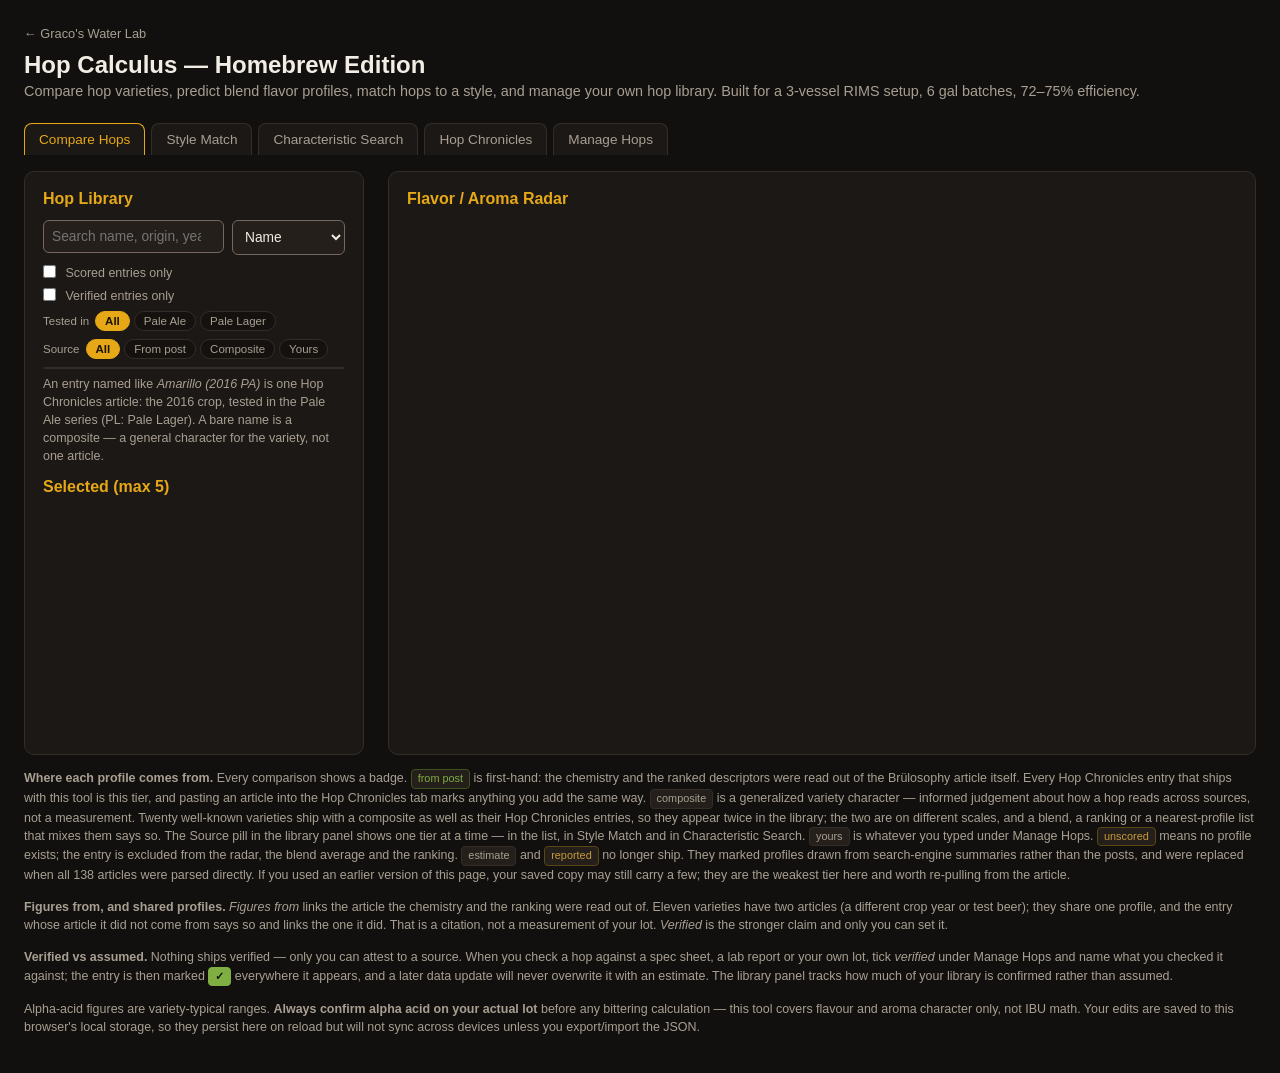
<file: hops/hop-calculus.template.html>
<!DOCTYPE html>
<html lang="en">
<head>
<meta charset="UTF-8">
<meta name="viewport" content="width=device-width, initial-scale=1">
<title>Hop Calculus — Homebrew Edition</title>
<style>
  :root{
    --bg:#12100e; --panel:#1c1815; --accent:#e6a817; --accent2:#7fae42;
    --text:#f2ede4; --muted:#a89f92; --border:#332d27;
    /* Controls need a 3:1 boundary; the panel hairline (--border) is 1.2:1 on a field. */
    --border-ui:#746860;
  }
  *{box-sizing:border-box;}
  body{
    margin:0; font-family:-apple-system,BlinkMacSystemFont,"Segoe UI",Roboto,sans-serif;
    background:var(--bg); color:var(--text); padding:24px;
  }
  .back-link{display:inline-block; color:var(--muted); font-size:0.8rem; text-decoration:none; margin-bottom:10px;}
  .back-link:hover, .back-link:focus-visible{color:var(--accent);}
  h1{font-size:1.5rem; margin:0 0 4px;}
  .sub{color:var(--muted); margin:0 0 24px; font-size:0.9rem;}
  /* minmax(0,1fr) and min-width:0: a bare 1fr track cannot shrink below its
     content's min-content width, so on a phone the whole page grew wider than
     the screen and the right-hand columns were simply off the edge. */
  .layout{display:grid; grid-template-columns:340px minmax(0,1fr); gap:24px;}
  .layout > *{min-width:0;}
  @media (max-width:900px){.layout{grid-template-columns:minmax(0,1fr);} body{padding:16px;}}
  .panel{
    background:var(--panel); border:1px solid var(--border); border-radius:10px;
    padding:18px;
  }
  .panel h2{font-size:1rem; margin:0 0 12px; color:var(--accent);}
  .hop-list{max-height:300px; overflow-y:auto; border:1px solid var(--border); border-radius:6px;}
  .hop-item{
    display:flex; justify-content:space-between; align-items:center; gap:8px;
    padding:8px 10px; border-bottom:1px solid var(--border); cursor:pointer; font-size:0.88rem;
    width:100%; background:none; border-left:none; border-right:none; border-top:none;
    color:inherit; font-family:inherit; text-align:left;
  }
  .hop-item > span:first-child{min-width:0; overflow-wrap:anywhere;}
  .hop-item:last-child{border-bottom:none;}
  .hop-item:hover{background:#241f1a;}
  .hop-item:focus-visible{outline:2px solid var(--accent); outline-offset:-2px;}
  .hop-item{border-left:3px solid transparent;}
  .hop-item.selected{background:#332a17; color:var(--accent); border-left-color:var(--accent); font-weight:600;}
  .hop-item.unscored{color:var(--muted); font-style:italic;}
  .hop-meta{color:var(--muted); font-size:0.75rem; white-space:nowrap;}
  /* Selected hops: the left border is the hop's radar colour, so chip, polygon, legend and column match. */
  .chip-card{
    display:flex; align-items:center; justify-content:space-between; gap:8px; background:#241f1a;
    border:1px solid var(--border); border-left:4px solid var(--border); border-radius:6px;
    padding:5px 8px; margin-bottom:6px; font-size:0.82rem;
  }
  .chip-name{font-weight:600; flex:1; min-width:0; overflow-wrap:anywhere;}
  .chip-remove{background:none; border:none; color:var(--muted); cursor:pointer; font-size:0.95rem; line-height:1; padding:6px 7px; min-width:28px; min-height:28px; border-radius:999px;}
  .chip-remove:hover, .chip-remove:focus-visible{color:var(--accent); outline:none;}
  .ratio-ctrl{display:inline-flex; align-items:center; gap:2px; background:#1a1612; border:1px solid var(--border); border-radius:4px; padding:1px 3px;}
  .ratio-btn{background:none; border:none; color:var(--muted); cursor:pointer; font-weight:700; font-size:0.95rem; line-height:1; padding:2px 6px; font-family:inherit;}
  .ratio-btn:hover, .ratio-btn:focus-visible{color:var(--accent); outline:none;}
  .ratio-val{font-size:0.72rem; color:var(--text); font-weight:600; min-width:84px; text-align:center; white-space:nowrap;}
  .radar-legend{display:flex; justify-content:center; gap:14px; flex-wrap:wrap; margin:8px 0 4px; font-size:0.78rem; color:var(--muted);}
  .radar-legend-item{display:inline-flex; align-items:center; gap:6px;}
  .legend-swatch{width:12px; height:12px; border-radius:3px; display:inline-block; flex:none;}
  .legend-swatch.blend{background:rgba(255,255,255,0.18); border:2px dashed #fff; box-sizing:border-box;}
  .blend-col{background:rgba(230,168,23,0.08); font-weight:600;}
  th.blend-col{color:var(--accent);}
  .pill-row{display:flex; gap:4px; flex-wrap:wrap; align-items:center; margin-bottom:8px;}
  .pill-label{font-size:0.72rem; color:var(--muted); margin-right:2px;}
  .pill-btn{
    background:#14110e; border:1px solid var(--border); color:var(--muted); font-size:0.72rem;
    padding:3px 9px; border-radius:12px; cursor:pointer; font-family:inherit;
  }
  .pill-btn:hover{border-color:var(--accent); color:var(--text);}
  .pill-btn:focus-visible{outline:2px solid var(--accent); outline-offset:2px;}
  .pill-btn.active{background:var(--accent); color:#1a1400; border-color:var(--accent); font-weight:600;}
  td.wrap{white-space:normal; font-size:0.78rem; color:var(--muted);}
  th.rowhead{color:var(--text); font-weight:500; white-space:nowrap;}
  caption.sr-only, .sr-only{position:absolute; width:1px; height:1px; overflow:hidden; clip:rect(0 0 0 0); white-space:nowrap;}
  .search-row{display:flex; gap:8px; align-items:flex-start;}
  .search-row input{flex:1;}
  .search-row select{width:auto; flex:none; max-width:46%;}
  .badge.tier{font-size:0.62rem; padding:0 5px; margin-right:4px;}
  .nearest{margin-top:12px; font-size:0.82rem;}
  .nearest p{margin:6px 0 4px; color:var(--muted);}
  .nearest button{margin:2px 4px 2px 0;}
  .link-btn{background:none; border:1px solid var(--border-ui); color:var(--muted); border-radius:6px; padding:5px 10px; font-size:0.76rem; cursor:pointer; font-family:inherit; margin:6px 6px 0 0;}
  .link-btn:hover, .link-btn:focus-visible{color:var(--accent); border-color:var(--accent); outline:none;}
  .mini-status{font-size:0.76rem; color:var(--accent2); margin-left:4px;}
  .browse-table td, .browse-table th{font-size:0.8rem; vertical-align:top;}
  .browse-table td.wrap{max-width:420px;}
  .browse-scroll{max-height:380px; overflow:auto; border:1px solid var(--border); border-radius:6px;}
  .browse-table{margin-top:0;}
  .browse-table thead th{position:sticky; top:0; background:var(--panel);}
  .tie-note{color:var(--muted); font-size:0.78rem; margin:0 0 8px;}
  @media print{
    body{background:#fff; color:#000; padding:0;}
    .tabs, .layout > .panel:first-child, .back-link, body > p.note, .tabpanel:not(.active), .ratio-ctrl, .chip-remove, .link-btn, .nearest button{display:none !important;}
    .layout{display:block;}
    .panel{background:#fff; border-color:#999; color:#000;}
    .panel h2, th, .note, td.wrap{color:#000;}
    canvas{background:#fff; border:1px solid #999;}
    th, td{border-bottom:1px solid #bbb;}
    .blend-col{background:#eee !important;}
  }
  select, input[type=text], input[type=search], input[type=number], textarea{
    width:100%; padding:8px; background:#241f1a; border:1px solid var(--border-ui); color:var(--text);
    border-radius:6px; font-size:0.86rem; margin-bottom:10px; font-family:inherit;
  }
  select:focus-visible, input:focus-visible, textarea:focus-visible, button:focus-visible{outline:2px solid var(--accent); outline-offset:1px;}
  textarea{resize:vertical; min-height:90px;}
  label{font-size:0.78rem; color:var(--muted); display:block; margin-bottom:3px;}
  .field-row{display:grid; grid-template-columns:1fr 1fr; gap:10px;}
  @media (max-width:560px){.field-row{grid-template-columns:1fr;}}
  .slider-row{display:flex; align-items:center; gap:8px; margin-bottom:6px;}
  .slider-row span:first-child{width:110px; font-size:0.8rem; color:var(--muted);}
  .slider-row input[type=range]{flex:1; margin:0;}
  .slider-row span.val{width:24px; text-align:right; font-size:0.8rem;}
  .desc-toggle{
    display:inline-block; padding:5px 10px; margin:3px 4px 3px 0; border-radius:999px;
    border:1px solid var(--border); cursor:pointer; font-size:0.8rem; background:#241f1a; color:var(--muted);
    font-family:inherit; line-height:normal;
  }
  .desc-toggle:focus-visible{outline:2px solid var(--accent); outline-offset:2px;}
  .desc-toggle.active{background:var(--accent2); color:#0e1406; border-color:var(--accent2);}
  /* height:auto with max-width, or a phone squashes the 480px square into an oval. */
  canvas{background:#1c1815; border-radius:8px; max-width:100%; height:auto; display:block;}
  .table-scroll{overflow-x:auto;}
  table{width:100%; border-collapse:collapse; font-size:0.85rem; margin-top:10px;}
  th, td{text-align:left; padding:6px 8px; border-bottom:1px solid var(--border);}
  th{color:var(--muted); font-weight:600;}
  .tag{
    display:inline-block; background:#2a2a13; color:var(--accent); border-radius:5px; padding:2px 7px;
    font-size:0.75rem; margin:2px 3px 0 0;
  }
  .badge{
    display:inline-block; border-radius:4px; padding:1px 6px; font-size:0.68rem;
    border:1px solid var(--border); color:var(--muted); background:#241f1a; white-space:nowrap;
  }
  .badge.unscored{color:#c79a3a; border-color:#5a4715;}
  .badge.parsed{color:var(--accent2); border-color:#3d5220;}
  .badge.verified{color:#0e1406; background:var(--accent2); border-color:var(--accent2); font-weight:600;}
  .note{color:var(--muted); font-size:0.78rem; margin-top:14px; line-height:1.45;}
  .warn{color:var(--accent); font-size:0.78rem; margin-top:6px; line-height:1.45;}
  .tabs{display:flex; gap:6px; margin-bottom:16px; flex-wrap:wrap;}
  .tab-btn{
    padding:8px 14px; border-radius:8px 8px 0 0; border:1px solid var(--border); border-bottom:none;
    background:#1c1815; color:var(--muted); cursor:pointer; font-size:0.85rem;
  }
  .tab-btn.active{background:var(--panel); color:var(--accent); border-color:var(--accent);}
  .tabpanel{display:none;}
  .tabpanel.active{display:block;}
  button.btn{
    background:var(--accent); color:#1a1400; border:none; border-radius:6px; padding:9px 14px;
    font-size:0.85rem; cursor:pointer; font-weight:600; margin-right:8px; margin-bottom:8px;
  }
  button.btn.secondary{background:#241f1a; color:var(--text); border:1px solid var(--border);}
  button.btn.danger{background:#5a2323; color:#f2ede4;}
  .mgmt-list-item{
    display:flex; justify-content:space-between; align-items:center; gap:8px;
    padding:7px 10px; border-bottom:1px solid var(--border); font-size:0.85rem;
  }
  .mgmt-list{max-height:340px; overflow-y:auto;}
  .small-btn{
    background:#241f1a; color:var(--muted); border:1px solid var(--border-ui); border-radius:5px;
    padding:5px 10px; min-height:28px; font-size:0.75rem; cursor:pointer; margin-left:6px; font-family:inherit;
  }
  .status{font-size:0.8rem; margin-top:8px; color:var(--muted); line-height:1.45;}
  .status.ok{color:var(--accent2);}
  .status.err{color:#e68b8b;}
  .preview{
    background:#0e0c0a; border:1px solid var(--border); border-radius:6px; padding:10px;
    font-size:0.78rem; max-height:150px; overflow-y:auto; margin-top:8px; white-space:pre-wrap; color:var(--muted);
  }
  .src-link{color:var(--accent); font-size:0.75rem;}
  .hidden{display:none;}
</style>
</head>
<body>

<a class="back-link" href="../index.html">&larr; Graco's Water Lab</a>
<h1>Hop Calculus — Homebrew Edition</h1>
<p class="sub">Compare hop varieties, predict blend flavor profiles, match hops to a style, and manage your own hop library. Built for a 3&#8209;vessel RIMS setup, 6&nbsp;gal batches, 72–75% efficiency.</p>

<div class="tabs" role="tablist" aria-label="Sections">
  <button class="tab-btn active" role="tab" id="tabbtn-compare" aria-controls="tab-compare" aria-selected="true" data-tab="compare">Compare Hops</button>
  <button class="tab-btn" role="tab" id="tabbtn-style" aria-controls="tab-style" aria-selected="false" tabindex="-1" data-tab="style">Style Match</button>
  <button class="tab-btn" role="tab" id="tabbtn-target" aria-controls="tab-target" aria-selected="false" tabindex="-1" data-tab="target">Characteristic Search</button>
  <button class="tab-btn" role="tab" id="tabbtn-chronicles" aria-controls="tab-chronicles" aria-selected="false" tabindex="-1" data-tab="chronicles">Hop Chronicles</button>
  <button class="tab-btn" role="tab" id="tabbtn-manage" aria-controls="tab-manage" aria-selected="false" tabindex="-1" data-tab="manage">Manage Hops</button>
</div>

<div class="layout">
  <div class="panel">
    <h2>Hop Library</h2>
    <div class="search-row">
      <input type="search" id="hopSearch" placeholder="Search name, origin, year, series, style, notes…" aria-label="Search hops by name, origin, crop year, series, style or background" autocomplete="off">
      <select id="hopSort" aria-label="Sort the library">
        <option value="name">Name</option>
        <option value="aa">Alpha acid ↓</option>
      </select>
    </div>
    <label style="margin-bottom:8px;" id="scoredOnlyLabel">
      <input type="checkbox" id="scoredOnly" style="width:auto; margin:0 6px 0 0; vertical-align:-1px;">
      Scored entries only
    </label>
    <label style="margin-bottom:8px;">
      <input type="checkbox" id="verifiedOnly" style="width:auto; margin:0 6px 0 0; vertical-align:-1px;">
      Verified entries only
    </label>
    <div class="pill-row" id="seriesPills" role="group" aria-label="Tested in">
      <span class="pill-label">Tested in</span>
      <button type="button" class="pill-btn active" data-series="all" aria-pressed="true">All</button>
      <button type="button" class="pill-btn" data-series="Pale Ale" aria-pressed="false">Pale Ale</button>
      <button type="button" class="pill-btn" data-series="Pale Lager" aria-pressed="false">Pale Lager</button>
    </div>
    <div class="pill-row" id="sourcePills" role="group" aria-label="Profile source">
      <span class="pill-label">Source</span>
      <button type="button" class="pill-btn active" data-source="all" aria-pressed="true">All</button>
      <button type="button" class="pill-btn" data-source="chronicle" aria-pressed="false">From post</button>
      <button type="button" class="pill-btn" data-source="curated" aria-pressed="false">Composite</button>
      <button type="button" class="pill-btn" data-source="manual" aria-pressed="false">Yours</button>
    </div>
    <div class="hop-list" id="hopList"></div>
    <p class="note" style="margin-top:6px;">An entry named like <em>Amarillo (2016 PA)</em> is one Hop Chronicles article: the 2016 crop, tested in the Pale Ale series (PL: Pale Lager). A bare name is a composite — a general character for the variety, not one article.</p>
    <div id="libraryCounts" class="note" style="margin-top:8px;" aria-live="polite"></div>
    <div style="margin-top:12px;">
      <h2 style="margin-bottom:6px;">Selected (max 5)</h2>
      <div id="selectedChips"></div>
    </div>
  </div>

  <div>
    <div class="tabpanel active" id="tab-compare" role="tabpanel" aria-labelledby="tabbtn-compare">
      <div class="panel">
        <h2>Flavor / Aroma Radar</h2>
        <canvas id="radar" width="480" height="480" role="img" aria-describedby="compareTable" aria-label="Flavour and aroma radar for the selected hops; the table below holds the same numbers">Flavour radar — the same scores are in the table below.</canvas>
        <div id="radarLegend" class="radar-legend"></div>
        <div class="table-scroll"><table id="compareTable"></table></div>
        <div id="compareTools" class="hidden">
          <button type="button" class="link-btn" id="copyLinkBtn">Copy link to this comparison</button>
          <button type="button" class="link-btn" id="copyTextBtn">Copy table as text</button>
          <span id="copyStatus" class="mini-status" role="status" aria-live="polite"></span>
        </div>
        <div id="blendNote" class="note"></div>
        <div id="nearest" class="nearest"></div>
      </div>
    </div>

    <div class="tabpanel" id="tab-style" role="tabpanel" aria-labelledby="tabbtn-style">
      <div class="panel">
        <h2>Match Hops to a Style</h2>
        <select id="styleSelect" aria-label="Beer style"></select>
        <div id="styleResults"></div>
        <p class="note">Style tags are approximate flavor associations, not official BJCP hop requirements — cross&#8209;check against BJCP guidelines for competition recipes. Hop Chronicles entries carry the style tags from the data file; the beer each was tested in (Pale Ale or Pale Lager) is shown under Tested in and is not a style tag.</p>
      </div>
    </div>

    <div class="tabpanel" id="tab-target" role="tabpanel" aria-labelledby="tabbtn-target">
      <div class="panel">
        <h2>Pick Descriptors You Want</h2>
        <div id="descToggles"></div>
        <div id="targetResults" class="table-scroll" style="margin-top:14px;"></div>
        <p class="note">Hop Chronicles scores come from each post's ranked "most prominent" list, so a 9 means "the top descriptor in that tasting" and many hops share it; combining two or three descriptors is what separates them. Only scored entries can be ranked; an entry saved as unscored is left out until it has a profile.</p>
      </div>
    </div>

    <div class="tabpanel" id="tab-chronicles" role="tabpanel" aria-labelledby="tabbtn-chronicles">
      <div class="panel">
        <h2>Browse the <!-- INJECT:COUNT --> articles</h2>
        <input type="search" id="browseSearch" placeholder="Filter by hop, origin, year, series or background…" aria-label="Filter the article index" autocomplete="off">
        <div class="browse-scroll"><table class="browse-table" id="browseTable"></table></div>
        <p class="note" id="browseCount"></p>
      </div>

      <div class="panel" style="margin-top:16px;">
        <h2>Pull a Hop from The Hop Chronicles</h2>
        <label for="chronUrl">Paste a Hop Chronicles post URL</label>
        <input type="text" id="chronUrl" placeholder="https://brulosophy.com/2025/10/13/the-hop-chronicles-harlequin-2023-pale-ale/">
        <button class="btn" id="chronLookupBtn">Look up</button>
        <button class="btn secondary" id="chronFetchBtn">Look up &amp; try fetch</button>
        <div id="chronStatus" class="status" role="status" aria-live="polite"></div>
        <div id="chronResult" class="hidden"></div>

        <div id="pasteBlock" class="hidden" style="margin-top:14px;">
          <label for="chronPaste">Paste the post text here (select all on the page, copy, paste)</label>
          <textarea id="chronPaste" placeholder="Paste the article text — the parser looks for the results sentence, e.g. &quot;The most prominent aroma and flavor characteristics noted by blind tasters ... were citrus and tropical fruit.&quot;"></textarea>
          <button class="btn" id="chronParseBtn">Parse pasted text</button>
          <div id="pasteStatus" class="status" role="status" aria-live="polite"></div>
        </div>

        <div id="chronPreview" class="preview hidden"></div>

        <p class="note">The index of <!-- INJECT:COUNT --> posts is built into this file, so <strong>looking up a URL works offline</strong> — it resolves the variety, crop year, origin, series and publication date with no network at all. Fetching only adds the descriptor ratings and the measured alpha acid of that lot.</p>
        <p class="warn">Fetching will usually fail. Brülosophy does not send CORS headers, and a browser will not let this page read a cross&#8209;site response without them — that is the site's decision, not something this file can work around. Opening the post and pasting its text does the same job and always works. Nothing is ever saved automatically; every parsed value lands in the form for you to check.</p>
      </div>

      <div class="panel" style="margin-top:16px;">
        <h2>How scores are derived</h2>
        <p class="note" style="margin-top:0;">The series uses a consistent results sentence, so scores come from the post's own ranking rather than a guess:</p>
        <table>
          <tr><th>Where the descriptor appears</th><th>Score</th></tr>
          <tr><td>1st / 2nd / 3rd in a "most prominent" list</td><td>9 / 8 / 7</td></tr>
          <tr><td>4th or later in that list</td><td>6/10</td></tr>
          <tr><td>Mentioned elsewhere in the post (pasted articles only)</td><td>5/10</td></tr>
          <tr><td>Never mentioned</td><td>2/10</td></tr>
          <tr><td>Named among the "lowest rated" (pasted articles only)</td><td>1/10</td></tr>
        </table>
        <p class="note">Many posts rank aroma and flavour separately; an axis keeps its best rank across the two lists, which is why two or three axes on one hop can all read 9. The shipped entries were built from those ranked lists alone — the 5 for a passing mention and the 1 for lowest-rated appear only when you paste a whole article, because that is when the rest of the text is available. This is a ranking translated to a scale, not a measurement — Brülosophy publishes descriptor votes, not oil analysis. Two hops both scoring 9 on citrus were each their post's top descriptor; it does not mean they are equally citrusy. Descriptors the series tracks but this tool has no axis for (onion/garlic, apple/pear) are reported as notes instead of being folded into a neighbouring axis.</p>
      </div>
    </div>

    <div class="tabpanel" id="tab-manage" role="tabpanel" aria-labelledby="tabbtn-manage">
      <div class="panel">
        <h2>Add / Edit a Hop</h2>
        <div class="field-row">
          <div>
            <label for="mName">Hop name</label>
            <input type="text" id="mName" placeholder="e.g. Talus">
          </div>
          <div>
            <label for="mAA">Alpha acid % (e.g. 11-14%)</label>
            <input type="text" id="mAA" placeholder="e.g. 12-15%">
          </div>
        </div>
        <div class="field-row">
          <div>
            <label for="mBeta">Beta acid % (optional)</label>
            <input type="text" id="mBeta" placeholder="e.g. 3.5-4.5%">
          </div>
          <div>
            <label for="mCoh">Cohumulone, % of alpha (optional)</label>
            <input type="text" id="mCoh" placeholder="e.g. 22-24%">
          </div>
        </div>
        <div class="field-row">
          <div>
            <label for="mOil">Total oil, mL/100g (optional)</label>
            <input type="text" id="mOil" placeholder="e.g. 1.5-2.5 mL/100g">
          </div>
          <div>
            <label for="mOils">Oil breakdown (optional)</label>
            <input type="text" id="mOils" placeholder="e.g. myrcene 60%; humulene 12%">
          </div>
        </div>
        <label for="mStyles">Typical styles (comma-separated)</label>
        <input type="text" id="mStyles" placeholder="e.g. Hazy IPA, American IPA">
        <label for="mUrl">Source URL (optional)</label>
        <input type="text" id="mUrl" placeholder="https://...">
        <label style="margin-top:4px;">Descriptor scores (0-10)</label>
        <div id="sliderContainer"></div>
        <label style="margin-top:4px;">
          <input type="checkbox" id="mUnscored" style="width:auto; margin:0 6px 0 0; vertical-align:-1px;">
          Save as unscored (keep metadata, leave the profile blank)
        </label>
        <label style="margin-top:6px;">
          <input type="checkbox" id="mVerified" style="width:auto; margin:0 6px 0 0; vertical-align:-1px;">
          I have verified this against a real source
        </label>
        <input type="text" id="mVerifiedSrc" aria-label="Verified against what" placeholder="Verified against what? e.g. Yakima Valley Hops spec sheet 2024, or my lot's COA">
        <button class="btn" id="saveHopBtn">Save Hop</button>
        <button class="btn secondary" id="clearFormBtn">Clear Form</button>
        <div id="mgmtNote" class="note" role="status" aria-live="polite"></div>
      </div>

      <div class="panel" style="margin-top:16px;">
        <h2 id="mgmtHeading">Your Hop Library</h2>
        <input type="search" id="mgmtSearch" placeholder="Filter by name…" aria-label="Filter your library by name" autocomplete="off">
        <div id="mgmtList" class="mgmt-list"></div>
      </div>

      <div class="panel" style="margin-top:16px;">
        <h2>Import / Export</h2>
        <button class="btn secondary" id="exportBtn">Export library as JSON</button>
        <button class="btn secondary" id="importBtn">Import JSON file</button>
        <input type="file" id="importFile" accept=".json" class="hidden">
        <button class="btn danger" id="resetBtn">Reset to defaults</button>
        <div id="importStatus" class="status" role="status" aria-live="polite"></div>
        <p class="note">Export saves your current library (defaults + your edits, and which shipped hops you deleted) to a JSON file you can back up or share. Import replaces the working library with that file, and rejects one whose entries are malformed rather than half-loading it. Shipped hops the file does not contain stay deleted; hops a later data update adds still arrive.</p>
      </div>
    </div>
  </div>
</div>

<p class="note"><strong>Where each profile comes from.</strong> Every comparison shows a badge.
<span class="badge parsed">from post</span> is first-hand: the chemistry and the ranked descriptors were read out of the Brülosophy article itself. Every Hop Chronicles entry that ships with this tool is this tier, and pasting an article into the Hop Chronicles tab marks anything you add the same way.
<span class="badge">composite</span> is a generalized variety character — informed judgement about how a hop reads across sources, not a measurement. Twenty well-known varieties ship with a composite as well as their Hop Chronicles entries, so they appear twice in the library; the two are on different scales, and a blend, a ranking or a nearest-profile list that mixes them says so. The Source pill in the library panel shows one tier at a time — in the list, in Style Match and in Characteristic Search.
<span class="badge">yours</span> is whatever you typed under Manage Hops.
<span class="badge unscored">unscored</span> means no profile exists; the entry is excluded from the radar, the blend average and the ranking.
<span class="badge">estimate</span> and <span class="badge unscored">reported</span> no longer ship. They marked profiles drawn from search-engine summaries rather than the posts, and were replaced when all 138 articles were parsed directly. If you used an earlier version of this page, your saved copy may still carry a few; they are the weakest tier here and worth re-pulling from the article.</p>
<p class="note"><strong>Figures from, and shared profiles.</strong> <em>Figures from</em> links the article the chemistry and the ranking were read out of. Eleven varieties have two articles (a different crop year or test beer); they share one profile, and the entry whose article it did not come from says so and links the one it did. That is a citation, not a measurement of your lot. <em>Verified</em> is the stronger claim and only you can set it.</p>
<p class="note"><strong>Verified vs assumed.</strong> Nothing ships verified — only you can attest to a source. When you check a hop against a spec sheet, a lab report or your own lot, tick <em>verified</em> under Manage Hops and name what you checked it against; the entry is then marked <span class="badge verified">✓</span> everywhere it appears, and a later data update will never overwrite it with an estimate. The library panel tracks how much of your library is confirmed rather than assumed.</p>
<p class="note">Alpha-acid figures are variety-typical ranges. <strong>Always confirm alpha acid on your actual lot</strong> before any bittering calculation — this tool covers flavour and aroma character only, not IBU math. Your edits are saved to this browser's local storage, so they persist here on reload but will not sync across devices unless you export/import the JSON.</p>

<script>
/* ---- Brulosophy post parsers (injected by build-hops.mjs from hops/chronicle-parser.js) ---- */
/* INJECT:PARSER */

/* ---- Hop Chronicles index (injected by build-hops.mjs from hops/data/hop-chronicles.csv + hop-profiles.csv) ---- */
/* INJECT:CHRONICLES */

const DESCRIPTORS = AXES;

/** How a profile was arrived at, shown on every comparison. */
const SRC_LABEL = {
  curated: "composite",
  estimate: "estimate",
  reported: "reported",
  chronicle: "from post",
  unscored: "unscored",
  manual: "yours"
};
const STORAGE_KEY = "hopCalculusLibrary_v2";
const LEGACY_KEY = "hopCalculusLibrary_v1";

/* Curated composites. `d` is a full 10-axis profile; `src:"curated"` marks it. */
const CURATED_HOPS = {
  "Citra":        {aa:"11-14%", d:[9,9,4,3,4,5,2,1,1,1], styles:["Hazy IPA","American IPA","Pale Ale"]},
  "Mosaic":       {aa:"11-14%", d:[6,8,6,7,4,6,3,2,1,2], styles:["Hazy IPA","American IPA","Pale Ale"]},
  "Simcoe":       {aa:"11-14%", d:[5,4,2,1,7,8,2,1,1,3], styles:["American IPA","West Coast IPA"]},
  "Amarillo":     {aa:"7-9%",   d:[8,6,3,2,3,3,4,1,1,1], styles:["American IPA","Pale Ale"]},
  "Centennial":   {aa:"9-11%",  d:[7,3,1,1,5,4,5,1,1,1], styles:["American IPA","Pale Ale"]},
  "Cascade":      {aa:"5-7%",   d:[6,2,1,1,3,2,7,2,1,1], styles:["Pale Ale","American IPA"]},
  "Nelson Sauvin":{aa:"12-13%", d:[5,9,3,7,1,2,2,3,1,1], styles:["Hazy IPA","American IPA","Saison"]},
  "Galaxy":       {aa:"13-15%", d:[6,9,7,3,1,3,1,1,1,1], styles:["Hazy IPA","American IPA"]},
  "El Dorado":    {aa:"14-16%", d:[5,8,7,3,2,4,1,1,1,1], styles:["Hazy IPA","American IPA"]},
  "Idaho 7":      {aa:"11-14%", d:[4,7,4,2,6,7,2,2,1,2], styles:["Hazy IPA","American IPA"]},
  "Sabro":        {aa:"12-14%", d:[3,9,6,1,2,3,1,1,1,4], styles:["Hazy IPA","American IPA"]},
  "Motueka":      {aa:"6.5-8.5%",d:[8,5,2,2,2,1,3,4,1,1], styles:["Saison","Pilsner","Hazy IPA"]},
  "Saaz":         {aa:"3-5%",   d:[2,1,1,1,1,1,4,3,9,3], styles:["Czech Pilsner","German Pilsner"]},
  "Hallertau Mittelfrüh":{aa:"3-5.5%",d:[2,1,1,1,1,1,6,3,9,2], styles:["German Pilsner","Helles","Vienna Lager"]},
  "Tettnang":     {aa:"3.5-5.5%",d:[3,1,1,1,1,1,5,4,8,2], styles:["German Pilsner","Helles"]},
  "Perle":        {aa:"6-9%",   d:[3,1,1,1,3,2,4,3,6,3], styles:["Vienna Lager","Bock","Dunkel"]},
  "Chinook":      {aa:"11-14%", d:[4,2,1,1,6,5,3,2,1,4], styles:["American IPA","West Coast IPA"]},
  "Columbus/CTZ": {aa:"14-17%", d:[3,1,1,1,5,7,1,1,1,5], styles:["West Coast IPA","American IPA"]},
  "Azacca":       {aa:"13-16%", d:[6,8,5,2,3,4,2,1,1,1], styles:["Hazy IPA","American IPA"]},
  "Strata":       {aa:"11-13%", d:[4,7,3,2,4,9,2,2,1,2], styles:["Hazy IPA","American IPA"]}
};

/** Library key for a chronicle entry: unique across crop years and series. */
function chronicleKey(e){
  if(!e.cropYear && !e.series) return e.variety;
  const series = e.series === "Pale Lager" ? "PL" : "PA";
  // One article states no crop year; the gap is marked rather than left to look like a typo.
  return e.cropYear ? `${e.variety} (${e.cropYear} ${series})` : `${e.variety} (${series}, crop n/a)`;
}

function buildDefaults(){
  const lib = {};
  for(const [name, h] of Object.entries(CURATED_HOPS)){
    lib[name] = {aa:h.aa, d:h.d.slice(), styles:h.styles.slice(), src:"curated", verified:null};
  }
  for(const e of CHRONICLE_INDEX){
    // `basis` marks how the profile was derived; absent means none exists yet.
    // The series (Pale Ale / Pale Lager) is the beer the hop was tested in,
    // not a style it suits, so it stays on `chron` and out of the tags.
    lib[chronicleKey(e)] = {
      aa: e.aa || "n/a",
      d: Array.isArray(e.d) ? e.d.slice() : null,
      styles: e.styles && e.styles.length ? e.styles.slice() : ["Uncategorized"],
      // "post" is first-hand, read off the article itself; "chronicle" here
      // means a search summary of it, which is a weaker claim.
      src: e.basis === "post" ? "chronicle"
         : e.basis === "chronicle" ? "reported"
         : (Array.isArray(e.d) ? "estimate" : "unscored"),
      url: e.url,
      beta: e.beta || "",
      coh: e.coh || "",
      oil: e.oil || "",
      oils: e.oils || "",
      xcheck: e.xcheck || "",
      // The article the figures were read from, anything the extraction
      // flagged about them, and -- for a variety with two articles -- the
      // sibling entry whose article the shared profile actually came from.
      figures: e.figures || "",
      caveats: e.caveats || "",
      profileFrom: e.profileFrom || "",
      chron: {cropYear:e.cropYear, origin:e.origin, series:e.series, published:e.published, notes:e.notes},
      verified: null          // only a reader can attest to a source
    };
  }
  return lib;
}

function isValidEntry(h){
  if(!h || typeof h !== "object" || Array.isArray(h)) return "not an object";
  if(h.d !== null && h.d !== undefined){
    if(!Array.isArray(h.d) || h.d.length !== DESCRIPTORS.length) return `descriptor array must be null or ${DESCRIPTORS.length} numbers`;
    if(h.d.some(v => typeof v !== "number" || !isFinite(v) || v < 0 || v > 10)) return "descriptor values must be numbers from 0 to 10";
  }
  if(h.styles !== undefined && !Array.isArray(h.styles)) return "styles must be an array";
  if(h.aa !== undefined && typeof h.aa !== "string") return "alpha acid must be a string";
  if(h.verified !== undefined && h.verified !== null){
    if(typeof h.verified !== "object" || Array.isArray(h.verified)) return "verified must be an object or null";
    if(typeof h.verified.source !== "string") return "verified.source must be a string";
  }
  return null;
}

/** Fill in anything a hand-edited or older file left out. */
function normalizeEntry(h){
  return {
    aa: typeof h.aa === "string" ? h.aa : "n/a",
    beta: typeof h.beta === "string" ? h.beta : "",
    coh: typeof h.coh === "string" ? h.coh : "",
    oil: typeof h.oil === "string" ? h.oil : "",
    oils: typeof h.oils === "string" ? h.oils : "",
    xcheck: typeof h.xcheck === "string" ? h.xcheck : "",
    figures: typeof h.figures === "string" ? h.figures : "",
    caveats: typeof h.caveats === "string" ? h.caveats : "",
    profileFrom: typeof h.profileFrom === "string" ? h.profileFrom : "",
    d: Array.isArray(h.d) ? h.d.slice() : null,
    styles: Array.isArray(h.styles) && h.styles.length ? h.styles.slice() : ["Uncategorized"],
    src: h.src || "manual",
    url: typeof h.url === "string" ? h.url : undefined,
    chron: h.chron && typeof h.chron === "object" ? h.chron : undefined,
    touched: h.touched === true,
    // What this entry was checked against, and when. Never shipped — only a
    // reader can attest to a source, so defaults always load unverified.
    verified: (h.verified && typeof h.verified === "object" && typeof h.verified.source === "string")
      ? {source: h.verified.source, at: typeof h.verified.at === "string" ? h.verified.at : ""}
      : null
  };
}

/**
 * Merge the shipped library with whatever this browser has stored.
 *
 * Returning the stored copy outright (as this once did) freezes a browser on
 * the data it first saw: new and corrected profiles could never arrive. So
 * defaults are the base, and only what the reader actually changed is layered
 * back on top.
 */
function loadLibrary(){
  const defaults = buildDefaults();
  let stored = null, storedVersion = "", deleted = [];

  const read = (k) => {
    try{ const raw = localStorage.getItem(k); return raw ? JSON.parse(raw) : null; }
    catch(e){ return null; }
  };

  const envelope = read(STORAGE_KEY);
  if(envelope && envelope.hops && typeof envelope.hops === "object" && !Array.isArray(envelope.hops)){
    stored = envelope.hops;
    storedVersion = String(envelope.version || "");
    deleted = Array.isArray(envelope.deleted) ? envelope.deleted : [];
  } else if(envelope && typeof envelope === "object" && !Array.isArray(envelope)){
    stored = envelope;                       // pre-envelope shape
  } else {
    const legacy = read(LEGACY_KEY);
    if(legacy && typeof legacy === "object" && !Array.isArray(legacy)) stored = legacy;
  }

  if(!stored){ upgradeNote = null; return defaults; }

  const merged = {};
  for(const [name, h] of Object.entries(defaults)) merged[name] = h;

  let kept = 0, replaced = 0;
  // The first version of this page stored the whole library with no record
  // of what the reader had changed, so an edit to a shipped hop from then
  // cannot be told from the old shipped data and is not carried forward.
  // The reader is told that, instead of being told their edits were kept.
  const legacyShape = !(envelope && envelope.hops);
  for(const [name, h] of Object.entries(stored)){
    if(isValidEntry(h)) continue;            // drop anything malformed
    const entry = normalizeEntry(h);
    // Keep an entry the reader edited, and anything they added themselves.
    // A verified entry is knowledge the reader supplied; a shipped estimate
    // must never overwrite it.
    if(entry.touched || entry.verified || !defaults[name]){ merged[name] = entry; kept++; }
    else if(legacyShape && JSON.stringify([entry.aa, entry.d, entry.styles]) !== JSON.stringify([defaults[name].aa, defaults[name].d, defaults[name].styles])) replaced++;
  }
  // Tombstones are state too. Applying them here without keeping them meant
  // the next save wrote an empty list, and every deleted shipped hop was back
  // on the reload after that.
  deletedNames = deleted.filter(n => typeof n === "string");
  for(const name of deletedNames) delete merged[name];

  if(storedVersion !== DATA_VERSION){
    const gained = Object.keys(merged).filter(n => Array.isArray(merged[n].d)).length
      - Object.keys(stored).filter(n => Array.isArray((stored[n]||{}).d)).length;
    upgradeNote = gained > 0 || replaced > 0
      ? (gained > 0 ? `Library updated: ${gained} more hops now have a profile.` : "Library updated.") +
        (kept ? ` Your ${kept} ${kept === 1 ? "entry was" : "entries were"} kept.` : "") +
        (replaced ? ` ${replaced} ${replaced === 1 ? "entry" : "entries"} from the first version of this page ${replaced === 1 ? "was" : "were"} replaced by the current data — that version did not record which hops you had edited. Re-enter any edits under Manage Hops; they will be kept from now on.` : "")
      : null;
  }
  return merged;
}

function saveLibrary(){
  try{
    localStorage.setItem(STORAGE_KEY, JSON.stringify({version: DATA_VERSION, hops: HOPS, deleted: deletedNames}));
  }catch(e){
    setStatus("mgmtNote", "Could not save to local storage (private browsing or quota). Export to JSON to keep your edits.", "err");
  }
}

let upgradeNote = null;
let deletedNames = [];
let HOPS = loadLibrary();
// Store the merge under the new version now, or the "Library updated" line
// repeats on every load until the reader happens to save something.
if(upgradeNote) saveLibrary();
let selected = [];
/** Parts by weight for each selected hop; 1 unless the reader changes it. */
let hopParts = {};
let activeSeries = "all";
let activeSource = "all";
let editingName = null;

const partsOf = (name) => Math.max(1, Math.min(20, Number(hopParts[name]) || 1));
function adjustParts(name, delta){
  hopParts[name] = Math.max(1, Math.min(20, partsOf(name) + delta));
  renderAll();
}
/** Which Source pill an entry belongs under: first-hand, composite, or the reader's own. */
const sourceGroup = (h) => h.src === "chronicle" ? "chronicle" : h.src === "curated" ? "curated" : "manual";
/** The Tested-in and Source pills, as one predicate shared by the list, Style Match and Characteristic Search. */
const passesPills = (h) => (activeSeries === "all" || (h.chron && h.chron.series === activeSeries))
  && (activeSource === "all" || sourceGroup(h) === activeSource);
function setPill(groupId, attr, value){
  document.querySelectorAll(`#${groupId} .pill-btn`).forEach(b => {
    const on = b.dataset[attr] === value;
    b.classList.toggle("active", on);
    b.setAttribute("aria-pressed", on ? "true" : "false");
  });
}

const scored = (name) => Array.isArray(HOPS[name] && HOPS[name].d);
const verified = (name) => Boolean(HOPS[name] && HOPS[name].verified);
const colors = ["#e6a817","#7fae42","#5aa9e6","#e65f5f","#c07fe6"];
/** Line pattern per selected hop; the blend keeps [6,4] in white for itself. */
const dashes = [[], [2,3], [10,4,2,4], [1,3], [8,3,1,3]];

/** "2016 crop · USA · tested in Pale Ale · published 2017-11-02", or "" for a hop with no article. */
function articleLine(h){
  const c = h && h.chron;
  if(!c) return "";
  return [c.cropYear ? `${c.cropYear} crop` : "crop year not stated", c.origin, c.series ? `tested in ${c.series}` : "", c.published ? `published ${c.published}` : ""]
    .filter(Boolean).join(" \u00b7 ");
}
/** Midpoint of a printed alpha range for sorting; hops without one sort last. */
const alphaMid = (h) => { const r = parseNumericRange(h && h.aa); return r ? r.mid : -1; };
/** Everything a library search should look through for one entry. */
const searchText = (name, h) => [name, h.chron && h.chron.origin, h.chron && h.chron.series, h.chron && h.chron.cropYear, h.chron && h.chron.notes, ...(h.styles || [])]
  .filter(Boolean).join(" ").toLowerCase();

/** Text nodes only — hop names and styles are user/imported data. */
function el(tag, text, className){
  const n = document.createElement(tag);
  if(className) n.className = className;
  if(text !== undefined && text !== null) n.textContent = String(text);
  return n;
}

function setStatus(id, msg, kind){
  const n = document.getElementById(id);
  if(!n) return;
  n.textContent = msg || "";
  n.className = (id === "mgmtNote" ? "note" : "status") + (kind ? " " + kind : "");
}

function getStyles(){
  return [...new Set(Object.values(HOPS).flatMap(h => Array.isArray(h.styles) ? h.styles : []))].sort();
}

function renderHopList(filter=""){
  const list = document.getElementById("hopList");
  const onlyScored = document.getElementById("scoredOnly").checked;
  const onlyVerified = document.getElementById("verifiedOnly").checked;
  list.innerHTML = "";
  const q = filter.trim().toLowerCase();
  const sortBy = document.getElementById("hopSort").value;
  const axisIdx = sortBy.startsWith("axis:") ? Number(sortBy.slice(5)) : -1;
  const names = Object.keys(HOPS)
    .filter(n => !q || searchText(n, HOPS[n]).includes(q))
    .filter(n => !onlyScored || scored(n))
    .filter(n => !onlyVerified || verified(n))
    // The series is the beer the hop was tested in, not a style the hop suits,
    // so it is a filter on the article rather than a tag on the hop.
    .filter(n => passesPills(HOPS[n]))
    .sort((a, b) => {
      if(sortBy === "aa"){ const d = alphaMid(HOPS[b]) - alphaMid(HOPS[a]); if(d) return d; }
      if(axisIdx >= 0){ const va = scored(a) ? HOPS[a].d[axisIdx] : -1, vb = scored(b) ? HOPS[b].d[axisIdx] : -1; if(vb !== va) return vb - va; }
      return a.localeCompare(b);
    });

  names.forEach(name => {
    const h = HOPS[name];
    const item = el("button", null, "hop-item" + (selected.includes(name) ? " selected" : "") + (scored(name) ? "" : " unscored"));
    item.type = "button";
    item.setAttribute("aria-pressed", selected.includes(name) ? "true" : "false");
    item.title = [articleLine(h), h.chron && h.chron.notes].filter(Boolean).join("\n");
    item.appendChild(el("span", name));
    const meta = el("span", null, "hop-meta");
    // 138 of 158 rows are posts; badging the exception reads, badging every row does not.
    if(h.src !== "chronicle") meta.appendChild(el("span", SRC_LABEL[h.src] || "yours", "badge tier"));
    if(axisIdx >= 0 && scored(name)) meta.appendChild(el("span", `${DESCRIPTORS[axisIdx]} ${h.d[axisIdx]} \u00b7 `));
    if(verified(name)){
      const v = el("span", "\u2713", "badge verified");
      v.setAttribute("aria-label", "verified");
      v.title = HOPS[name].verified.source;
      meta.appendChild(v);
    }
    if(scored(name)){
      meta.appendChild(el("span", " AA " + HOPS[name].aa));
    }else{
      meta.appendChild(el("span", "unscored", "badge unscored"));
    }
    item.appendChild(meta);
    item.onclick = () => toggleHop(name);
    list.appendChild(item);
  });

  const total = Object.keys(HOPS).length;
  const scoredCount = Object.keys(HOPS).filter(scored).length;
  const counts = document.getElementById("libraryCounts");
  const verifiedCount = Object.keys(HOPS).filter(verified).length;
  counts.textContent = total === scoredCount
    ? `${total} entries, all scored. Showing ${names.length}.`
    : `${total} entries — ${scoredCount} scored, ${total - scoredCount} awaiting a profile. Showing ${names.length}.`;
  // The "scored only" filter has nothing to do until an unscored entry exists.
  document.getElementById("scoredOnlyLabel").classList.toggle("hidden", total === scoredCount && !onlyScored);
  counts.appendChild(document.createElement("br"));
  counts.appendChild(el("span",
    verifiedCount
      ? `${verifiedCount} verified against a real source; ${total - verifiedCount} still assumed.`
      : `None verified yet — every profile here is assumed until you check it.`));
  if(upgradeNote){
    counts.appendChild(document.createElement("br"));
    counts.appendChild(el("strong", upgradeNote));
  }
}

function toggleHop(name){
  if(selected.includes(name)){
    selected = selected.filter(n => n !== name);
    delete hopParts[name];
  } else {
    if(!scored(name)){
      alert(`"${name}" has no descriptor profile yet.\n\nOpen the Hop Chronicles tab, paste its post URL, and fill in the ratings — or score it by hand under Manage Hops.`);
      return;
    }
    if(selected.length >= 5){ alert("Max 5 hops for comparison."); return; }
    selected.push(name);
    hopParts[name] = 1;
  }
  renderAll();
}

/**
 * The blend of everything selected and scored, weighted by parts.
 * @returns {{usable: string[], total: number, vals: number[]}|null} null below two hops.
 */
function blendProfile(){
  const usable = selected.filter(scored);
  if(usable.length < 2) return null;
  const total = usable.reduce((s, n) => s + partsOf(n), 0);
  const vals = DESCRIPTORS.map((_, i) => usable.reduce((s, n) => s + HOPS[n].d[i] * partsOf(n), 0) / total);
  return {usable, total, vals};
}

/**
 * A parts-weighted mean of one printed chemistry figure across the blend.
 * A hop with no figure is left out of numerator AND denominator -- counting
 * it as zero would quietly halve a two-hop blend's alpha. Cohumulone is a
 * share of alpha, so it is weighted by each hop's alpha contribution when
 * the alphas are known.
 * @returns {{mid: number, n: number, of: number}|null}
 */
function blendFigure(usable, field){
  const rows = usable.map(n => {
    const h = HOPS[n], v = parseNumericRange(h[field]);
    let w = partsOf(n);
    if(field === "coh"){ const a = parseNumericRange(h.aa); if(a) w *= a.mid; }
    return {v, w};
  }).filter(r => r.v && r.w > 0);
  if(!rows.length) return null;
  const w = rows.reduce((s, r) => s + r.w, 0);
  return {mid: rows.reduce((s, r) => s + r.v.mid * r.w, 0) / w, n: rows.length, of: usable.length};
}

function renderChips(){
  const box = document.getElementById("selectedChips");
  box.innerHTML = "";
  const blend = blendProfile();
  selected.forEach((name, i) => {
    const card = el("div", null, "chip-card");
    card.style.borderLeftColor = colors[i];
    card.appendChild(el("span", name, "chip-name"));
    if(blend && scored(name)){
      const pts = partsOf(name);
      const ctrl = el("span", null, "ratio-ctrl");
      const minus = el("button", "−", "ratio-btn");
      minus.type = "button";
      minus.setAttribute("aria-label", `Fewer parts of ${name}`);
      minus.disabled = pts <= 1;
      minus.onclick = () => adjustParts(name, -1);
      const val = el("span", `${pts} part${pts === 1 ? "" : "s"} · ${Math.round(pts / blend.total * 100)}%`, "ratio-val");
      const plus = el("button", "+", "ratio-btn");
      plus.type = "button";
      plus.setAttribute("aria-label", `More parts of ${name}`);
      plus.disabled = pts >= 20;
      plus.onclick = () => adjustParts(name, 1);
      ctrl.appendChild(minus); ctrl.appendChild(val); ctrl.appendChild(plus);
      card.appendChild(ctrl);
    }
    const x = el("button", "✕", "chip-remove");
    x.type = "button";
    x.setAttribute("aria-label", "Remove " + name);
    x.onclick = () => toggleHop(name);
    card.appendChild(x);
    box.appendChild(card);
  });
}

/** Colour key for the radar, in the DOM so it does not depend on a canvas context. */
function renderLegend(){
  const box = document.getElementById("radarLegend");
  box.innerHTML = "";
  const blend = blendProfile();
  selected.forEach((name, i) => {
    const item = el("span", null, "radar-legend-item");
    const sw = el("span", null, "legend-swatch");
    sw.style.backgroundColor = colors[i];
    item.appendChild(sw);
    item.appendChild(el("span", `${i + 1}. ${name}` + (blend && scored(name) ? ` (${partsOf(name)} part${partsOf(name) === 1 ? "" : "s"})` : "")));
    box.appendChild(item);
  });
  if(blend){
    const item = el("span", null, "radar-legend-item");
    item.appendChild(el("span", null, "legend-swatch blend"));
    item.appendChild(el("span", "Weighted blend"));
    box.appendChild(item);
  }
}

function drawRadar(){
  const canvas = document.getElementById("radar");
  const ctx = canvas.getContext("2d");
  if(!ctx) return;                     // no 2d context (headless/unsupported)
  const cx = canvas.width/2, cy = canvas.height/2, r = 190;
  const n = DESCRIPTORS.length;
  ctx.clearRect(0,0,canvas.width,canvas.height);
  ctx.lineWidth = 1;
  ctx.strokeStyle = "#332d27";
  ctx.fillStyle = "#a89f92";
  ctx.font = "11px sans-serif";
  for(let ring=1; ring<=5; ring++){
    ctx.beginPath();
    for(let i=0;i<=n;i++){
      const ang = (Math.PI*2*i/n) - Math.PI/2;
      const rr = r*ring/5;
      const x = cx+rr*Math.cos(ang), y = cy+rr*Math.sin(ang);
      i===0?ctx.moveTo(x,y):ctx.lineTo(x,y);
    }
    ctx.stroke();
  }
  for(let i=0;i<n;i++){
    const ang = (Math.PI*2*i/n) - Math.PI/2;
    const x = cx+r*Math.cos(ang), y = cy+r*Math.sin(ang);
    ctx.beginPath(); ctx.moveTo(cx,cy); ctx.lineTo(x,y); ctx.stroke();
    const lx = cx+(r+22)*Math.cos(ang), ly = cy+(r+22)*Math.sin(ang);
    ctx.textAlign = "center";
    ctx.fillText(DESCRIPTORS[i], lx, ly);
  }
  selected.forEach((name,idx) => {
    if(!scored(name)) return;
    const vals = HOPS[name].d;
    ctx.beginPath();
    for(let i=0;i<=n;i++){
      const ii = i%n;
      const ang = (Math.PI*2*ii/n) - Math.PI/2;
      const rr = r*vals[ii]/10;
      const x = cx+rr*Math.cos(ang), y = cy+rr*Math.sin(ang);
      i===0?ctx.moveTo(x,y):ctx.lineTo(x,y);
    }
    ctx.closePath();
    ctx.strokeStyle = colors[idx];
    ctx.fillStyle = colors[idx]+"33";
    ctx.lineWidth = 2;
    ctx.setLineDash(dashes[idx] || []);
    ctx.stroke();
    ctx.setLineDash([]);
    ctx.fill();
    ctx.lineWidth = 1;
  });

  // The weighted blend, dashed in white so it reads as a derived line, not a sixth hop.
  const blend = blendProfile();
  if(blend){
    ctx.save();
    ctx.beginPath();
    for(let i=0;i<=n;i++){
      const ii = i%n;
      const ang = (Math.PI*2*ii/n) - Math.PI/2;
      const rr = r*blend.vals[ii]/10;
      const x = cx+rr*Math.cos(ang), y = cy+rr*Math.sin(ang);
      i===0?ctx.moveTo(x,y):ctx.lineTo(x,y);
    }
    ctx.closePath();
    ctx.setLineDash([6, 4]);
    ctx.strokeStyle = "#ffffff";
    ctx.lineWidth = 2.5;
    ctx.stroke();
    ctx.fillStyle = "rgba(255,255,255,0.12)";
    ctx.fill();
    ctx.setLineDash([]);
    for(let i=0;i<n;i++){
      const ang = (Math.PI*2*i/n) - Math.PI/2;
      const rr = r*blend.vals[i]/10;
      ctx.beginPath();
      ctx.arc(cx+rr*Math.cos(ang), cy+rr*Math.sin(ang), 3.5, 0, Math.PI*2);
      ctx.fillStyle = "#ffd166";
      ctx.fill();
    }
    ctx.restore();
  }
}

function renderTable(){
  const table = document.getElementById("compareTable");
  table.innerHTML = "";
  if(selected.length === 0) return;

  const blend = blendProfile();
  // One cell in the Blend column; a row with nothing to average gets a dash.
  const blendCell = (text) => el("td", text == null ? "\u2014" : text, "blend-col");
  // "~12.5%" or "~12.5% (2 of 3)" when a hop in the blend has no figure.
  const fig = (field, unit, digits) => {
    const f = blend ? blendFigure(blend.usable, field) : null;
    if(!f) return null;
    return `~${f.mid.toFixed(digits)}${unit}` + (f.n < f.of ? ` (${f.n} of ${f.of})` : "");
  };

  const caption = el("caption", `Descriptor scores and chemistry for ${selected.join(", ")}`, "sr-only");
  table.appendChild(caption);
  const thead = document.createElement("thead");
  const head = document.createElement("tr");
  head.appendChild(el("th", "Descriptor"));
  if(blend) head.appendChild(el("th", "Blend", "blend-col"));
  selected.forEach((n,i) => {
    const th = el("th", `${i + 1}. ${n}`);
    th.style.color = colors[i];
    head.appendChild(th);
  });
  [...head.children].forEach(th => th.setAttribute("scope", "col"));
  thead.appendChild(head);
  table.appendChild(thead);

  DESCRIPTORS.forEach((desc,i) => {
    const tr = document.createElement("tr");
    tr.appendChild(el("td", desc));
    if(blend) tr.appendChild(blendCell(`${blend.vals[i].toFixed(1)}/10`));
    selected.forEach(n => {
      tr.appendChild(el("td", scored(n) ? `${HOPS[n].d[i]}/10` : "—"));
    });
    table.appendChild(tr);
  });

  const acidRow = document.createElement("tr");
  acidRow.appendChild(el("td", "Alpha / Beta"));
  if(blend){
    const a = fig("aa", "%", 1), b = fig("beta", "%", 1);
    acidRow.appendChild(blendCell(a || b ? `${a || "\u2014"} / ${b || "\u2014"}` : null));
  }
  selected.forEach(n => {
    const h = HOPS[n] || {};
    acidRow.appendChild(el("td", `${h.aa || "n/a"}${h.beta ? " / " + h.beta : ""}`));
  });
  table.appendChild(acidRow);

  const chemRow = document.createElement("tr");
  chemRow.appendChild(el("td", "Cohumulone / Oil"));
  if(blend){
    const c = fig("coh", "%", 0), o = fig("oil", " mL/100g", 1);
    chemRow.appendChild(blendCell(c || o ? `${c || "\u2014"} / ${o || "\u2014"}` : null));
  }
  selected.forEach(n => {
    const h = HOPS[n] || {};
    const bits = [h.coh, h.oil].filter(Boolean);
    chemRow.appendChild(el("td", bits.length ? bits.join(" / ") : "\u2014"));
  });
  table.appendChild(chemRow);

  const oilsRow = document.createElement("tr");
  oilsRow.appendChild(el("td", "Oil breakdown"));
  if(blend) oilsRow.appendChild(blendCell(null));
  selected.forEach(n => {
    const h = HOPS[n] || {};
    oilsRow.appendChild(el("td", h.oils || "\u2014", h.oils ? "wrap" : ""));
  });
  table.appendChild(oilsRow);

  // Where the numbers were read from. Every shipped citation is a Brulosophy
  // article; eleven varieties have two, sharing one profile, and then the
  // link names the article it actually came from.
  const figRow = document.createElement("tr");
  figRow.appendChild(el("td", "Figures from"));
  if(blend) figRow.appendChild(blendCell(null));
  selected.forEach(n => {
    const td = document.createElement("td");
    const h = HOPS[n] || {};
    const url = h.figures || ((h.xcheck || "").match(/https?:\/\/\S+/) || [""])[0];
    if(url){
      const own = !h.profileFrom;
      const a = el("a", (own ? "this article" : `the ${h.profileFrom.replace(/^.*\((.*)\)$/, "$1")} article`) + " \u2197", "src-link");
      a.href = url; a.target = "_blank"; a.rel = "noopener noreferrer";
      td.appendChild(a);
    }else{
      td.appendChild(el("span", h.src === "curated" ? "composite judgement" : "\u2014", "badge unscored"));
    }
    figRow.appendChild(td);
  });
  table.appendChild(figRow);

  if(selected.some(n => (HOPS[n] || {}).caveats)){
    const noteRow = document.createElement("tr");
    noteRow.appendChild(el("td", "Notes"));
    if(blend) noteRow.appendChild(blendCell(null));
    selected.forEach(n => {
      const c = (HOPS[n] || {}).caveats;
      noteRow.appendChild(el("td", c || "\u2014", c ? "wrap" : ""));
    });
    table.appendChild(noteRow);
  }

  const verRow = document.createElement("tr");
  verRow.appendChild(el("td", "Verified"));
  if(blend) verRow.appendChild(blendCell(null));
  selected.forEach(n => {
    const td = document.createElement("td");
    const v = (HOPS[n] || {}).verified;
    if(v){
      td.appendChild(el("span", "\u2713 " + v.source, "badge verified"));
    }else{
      td.appendChild(el("span", "assumed", "badge unscored"));
    }
    verRow.appendChild(td);
  });
  table.appendChild(verRow);

  // Which article, and what it said about the variety.
  if(selected.some(n => (HOPS[n] || {}).chron)){
    const artRow = document.createElement("tr");
    artRow.appendChild(el("td", "Article"));
    if(blend) artRow.appendChild(blendCell(null));
    selected.forEach(n => {
      const line = articleLine(HOPS[n]);
      artRow.appendChild(el("td", line || "\u2014", line ? "wrap" : ""));
    });
    table.appendChild(artRow);
  }
  if(selected.some(n => (HOPS[n] || {}).chron && HOPS[n].chron.notes)){
    const bgRow = document.createElement("tr");
    bgRow.appendChild(el("td", "Background"));
    if(blend) bgRow.appendChild(blendCell(null));
    selected.forEach(n => {
      const note = (HOPS[n] || {}).chron && HOPS[n].chron.notes;
      bgRow.appendChild(el("td", note || "\u2014", note ? "wrap" : ""));
    });
    table.appendChild(bgRow);
  }

  const srcRow = document.createElement("tr");
  srcRow.appendChild(el("td", "Profile source"));
  if(blend) srcRow.appendChild(blendCell(null));
  selected.forEach(n => {
    const td = document.createElement("td");
    const h = HOPS[n] || {};
    td.appendChild(el("span", SRC_LABEL[h.src] || "yours",
      "badge" + (h.src === "chronicle" ? " parsed" : h.src === "reported" ? " unscored" : "")));
    if(h.url){
      const a = el("a", "article \u2197", "src-link");
      a.href = h.url; a.target = "_blank"; a.rel = "noopener noreferrer";
      td.appendChild(document.createTextNode(" "));
      td.appendChild(a);
    }
    if(h.profileFrom){
      td.appendChild(document.createElement("br"));
      td.appendChild(el("span", `profile shared with ${h.profileFrom}`, "note"));
    }
    srcRow.appendChild(td);
  });
  table.appendChild(srcRow);

  // Row labels are headers for their row.
  [...table.querySelectorAll("tr")].slice(1).forEach(tr => {
    const first = tr.firstElementChild;
    if(!first || first.tagName !== "TD") return;
    const th = el("th", first.textContent, "rowhead");
    th.setAttribute("scope", "row");
    tr.replaceChild(th, first);
  });
  document.getElementById("compareTools").classList.toggle("hidden", selected.length === 0);
}

/**
 * The five scored entries whose profiles sit closest to each selected hop --
 * the "what can I use instead" question. Plain Euclidean distance over the
 * ten axes; ties broken by how close the alpha ranges are. Another crop or
 * article of the same variety is left out, since that is the same hop.
 */
function renderNearest(){
  const box = document.getElementById("nearest");
  box.innerHTML = "";
  const base = (n) => n.replace(/\s*\(.*\)\s*$/, "").toLowerCase();
  selected.filter(scored).forEach(name => {
    const me = HOPS[name];
    const ranked = Object.keys(HOPS)
      .filter(n => n !== name && scored(n) && base(n) !== base(name))
      .map(n => {
        const d = Math.sqrt(DESCRIPTORS.reduce((s, _, i) => s + (HOPS[n].d[i] - me.d[i]) ** 2, 0));
        const da = Math.abs(alphaMid(HOPS[n]) - alphaMid(me));
        return {n, d, da};
      })
      .sort((a, b) => a.d - b.d || a.da - b.da || a.n.localeCompare(b.n))
      .slice(0, 5);
    if(!ranked.length) return;
    const p = el("p");
    p.appendChild(el("strong", `Closest profiles to ${name}: `));
    box.appendChild(p);
    ranked.forEach(r => {
      const b = el("button", `${r.n} (d ${r.d.toFixed(1)}, AA ${HOPS[r.n].aa})`, "small-btn");
      b.type = "button";
      b.title = selected.includes(r.n) ? "Already in the comparison" : "Add to the comparison";
      b.disabled = selected.includes(r.n);
      b.onclick = () => toggleHop(r.n);
      box.appendChild(b);
    });
  });
  if(box.children.length){
    box.appendChild(el("p", "Distance is over the ten descriptor axes; 0 is an identical profile, 10 is far apart. A composite and a post-derived profile are on different scales, so a short distance across that line means less.", "note"));
  }
}

/**
 * The selection lives in the URL (#compare=Citra:3,Mosaic) so a comparison can
 * be bookmarked or sent, and in localStorage so it survives a reload here.
 */
function selectionHash(){
  return selected.length
    ? "#compare=" + selected.map(n => encodeURIComponent(n) + (partsOf(n) > 1 ? ":" + partsOf(n) : "")).join(",")
    : "";
}
function rememberSelection(){
  try{ localStorage.setItem("hopCalculusSelected", JSON.stringify({selected, parts: hopParts})); }catch(e){}
  try{ history.replaceState(null, "", selectionHash() || location.pathname + location.search); }catch(e){}
}
function restoreSelection(){
  let names = [], parts = {};
  const m = location.hash.match(/^#compare=(.+)$/);
  if(m){
    m[1].split(",").forEach(tok => {
      const [raw, p] = tok.split(":");
      const n = decodeURIComponent(raw);
      names.push(n);
      if(p) parts[n] = Number(p);
    });
  }else{
    try{
      const saved = JSON.parse(localStorage.getItem("hopCalculusSelected") || "null");
      if(saved && Array.isArray(saved.selected)){ names = saved.selected; parts = saved.parts || {}; }
    }catch(e){}
  }
  // Only hops that exist and are scored can be compared; anything else is dropped quietly.
  selected = [...new Set(names)].filter(n => HOPS[n] && scored(n)).slice(0, 5);
  hopParts = {};
  selected.forEach(n => { hopParts[n] = Math.max(1, Math.min(20, Number(parts[n]) || 1)); });
}

/** The compare table as tab-separated text, for a brew log or a message. */
function compareAsText(){
  return [...document.querySelectorAll("#compareTable tr")]
    .map(tr => [...tr.children].map(c => c.textContent.replace(/\s+/g, " ").trim()).join("\t"))
    .join("\n");
}
async function copyToClipboard(text, done){
  const status = document.getElementById("copyStatus");
  try{
    await navigator.clipboard.writeText(text);
    status.textContent = done;
  }catch(e){
    // No clipboard permission (or no secure context): show it for manual copying.
    window.prompt("Copy this:", text);
    status.textContent = "";
  }
  setTimeout(() => { status.textContent = ""; }, 2500);
}

/** The whole article index as a table the reader can filter and act on. */
function renderBrowse(){
  const q = document.getElementById("browseSearch").value.trim().toLowerCase();
  const table = document.getElementById("browseTable");
  table.innerHTML = "";
  const rows = CHRONICLE_INDEX
    .filter(e => !q || [e.variety, e.cropYear, e.origin, e.series, e.published, e.notes].join(" ").toLowerCase().includes(q))
    .sort((a, b) => (b.published || "").localeCompare(a.published || "") || a.variety.localeCompare(b.variety));
  const thead = document.createElement("thead");
  const head = document.createElement("tr");
  ["Hop", "Crop", "Origin", "Tested in", "Published", "Background", ""].forEach(t => { const th = el("th", t); th.setAttribute("scope", "col"); head.appendChild(th); });
  thead.appendChild(head);
  table.appendChild(thead);
  const tbody = document.createElement("tbody");
  rows.forEach(e => {
    const key = chronicleKey(e);
    const tr = document.createElement("tr");
    const nameTh = el("th", e.variety, "rowhead");
    nameTh.setAttribute("scope", "row");
    tr.appendChild(nameTh);
    tr.appendChild(el("td", e.cropYear || "\u2014"));
    tr.appendChild(el("td", e.origin || "\u2014"));
    tr.appendChild(el("td", e.series || "\u2014"));
    tr.appendChild(el("td", e.published || "\u2014"));
    tr.appendChild(el("td", e.notes || "\u2014", e.notes ? "wrap" : ""));
    const act = document.createElement("td");
    act.style.whiteSpace = "nowrap";
    const open = el("a", "post \u2197", "src-link");
    open.href = e.url; open.target = "_blank"; open.rel = "noopener noreferrer";
    act.appendChild(open);
    const cmp = el("button", selected.includes(key) ? "In comparison" : "Compare", "small-btn");
    cmp.type = "button";
    cmp.disabled = selected.includes(key) || !scored(key);
    cmp.title = scored(key) ? `Add ${key} to the comparison` : `${key} has no profile yet`;
    cmp.onclick = () => toggleHop(key);
    act.appendChild(cmp);
    const look = el("button", "Look up", "small-btn");
    look.type = "button";
    look.title = "Fill the URL field below and look this post up";
    look.onclick = () => { document.getElementById("chronUrl").value = e.url; lookupChronicle(); document.getElementById("chronUrl").scrollIntoView({block: "center"}); };
    act.appendChild(look);
    tr.appendChild(act);
    tbody.appendChild(tr);
  });
  table.appendChild(tbody);
  document.getElementById("browseCount").textContent =
    `${rows.length} of ${CHRONICLE_INDEX.length} articles` + (q ? ` match "${q}"` : "") + ". Newest first.";
}

function renderBlend(){
  const box = document.getElementById("blendNote");
  box.innerHTML = "";
  const blend = blendProfile();
  if(!blend) return;
  const {usable, total, vals} = blend;

  const ranked = DESCRIPTORS.map((d,i) => ({d, v:vals[i]})).sort((a,b) => b.v - a.v).slice(0,3);
  const recipe = usable.map(n => `${partsOf(n)} part${partsOf(n) === 1 ? "" : "s"} ${n} (${Math.round(partsOf(n) / total * 100)}%)`).join(" + ");

  box.appendChild(el("strong", `Predicted blend character (${recipe}): `));
  box.appendChild(document.createTextNode(
    "leans toward " + ranked.map(r => `${r.d.toLowerCase()} (${r.v.toFixed(1)}/10)`).join(", ") +
    ". Parts are by weight of the addition, so 3 parts to 1 is a 3:1 blend; the result is a weighted average of the individual profiles — real blends shift with oil interaction, so treat it as a starting hypothesis, not a guarantee."
  ));

  // Styles the selected hops are tagged with in common. The series an entry
  // was tested in is left out: it is the test beer, not a recommendation.
  const tagSets = usable.map(n => new Set((HOPS[n].styles || []).filter(st => st !== "Uncategorized" && !(HOPS[n].chron && HOPS[n].chron.series === st))));
  const shared = [...tagSets[0]].filter(st => tagSets.every(set => set.has(st)));
  if(shared.length){
    box.appendChild(document.createElement("br"));
    box.appendChild(document.createTextNode(`Styles every hop here is tagged for: ${shared.join(", ")}.`));
  }

  const kinds = [...new Set(usable.map(n => SRC_LABEL[HOPS[n].src] || "yours"))];
  if(kinds.length > 1){
    box.appendChild(document.createElement("br"));
    box.appendChild(el("em", `Note: this blend mixes ${kinds.join(" and ")} profiles. They are not built on one scale, so the average is rougher than it looks.`));
  }
}

function renderStyleSelect(){
  const sel = document.getElementById("styleSelect");
  const current = sel.value;
  const counts = {};
  Object.values(HOPS).forEach(h => (h.styles || []).forEach(s => { counts[s] = (counts[s] || 0) + 1; }));
  const styles = getStyles();
  sel.innerHTML = "";
  styles.forEach(s => {
    const opt = el("option", `${s} (${counts[s]})`);
    opt.value = s;
    sel.appendChild(opt);
  });
  // Default to the most-tagged style rather than whatever sorts first.
  if(styles.includes(current)) sel.value = current;
  else if(styles.length) sel.value = styles.slice().sort((a, b) => counts[b] - counts[a] || a.localeCompare(b))[0];
  renderStyleResults();
}

function renderStyleResults(){
  const style = document.getElementById("styleSelect").value;
  const box = document.getElementById("styleResults");
  box.innerHTML = "";
  const tagged = Object.entries(HOPS).filter(([_,h]) => Array.isArray(h.styles) && h.styles.includes(style));
  const matches = tagged.filter(([_,h]) => passesPills(h)).map(([n]) => n).sort();

  if(!matches.length){
    box.appendChild(el("p", tagged.length
      ? `All ${tagged.length} hops tagged for ${style} are hidden by the Tested in / Source filter in the library panel.`
      : "No matches in this library yet.", "note"));
    return;
  }
  const p = document.createElement("p");
  p.style.marginBottom = "6px";
  p.appendChild(document.createTextNode("Hops commonly suited to "));
  p.appendChild(el("strong", style));
  p.appendChild(document.createTextNode(":"));
  box.appendChild(p);
  matches.forEach(m => {
    const tag = el("span", m, "tag");
    if(!scored(m)) tag.style.opacity = "0.6";
    box.appendChild(tag);
  });
  if(matches.length < tagged.length){
    box.appendChild(el("p", `${tagged.length - matches.length} more tagged for ${style} are hidden by the Tested in / Source filter in the library panel.`, "note"));
  }
}

let activeDescs = new Set();
function renderDescToggles(){
  const box = document.getElementById("descToggles");
  box.innerHTML = "";
  DESCRIPTORS.forEach(d => {
    const btn = el("button", d, "desc-toggle" + (activeDescs.has(d) ? " active" : ""));
    btn.type = "button";
    btn.setAttribute("aria-pressed", activeDescs.has(d) ? "true" : "false");
    btn.onclick = () => {
      activeDescs.has(d) ? activeDescs.delete(d) : activeDescs.add(d);
      showAllTargets = false;             // the 15-row cap returns for a new search
      renderDescToggles();
      renderTargetResults();
    };
    box.appendChild(btn);
  });
}

function renderTargetResults(){
  const box = document.getElementById("targetResults");
  box.innerHTML = "";
  if(activeDescs.size === 0){
    box.appendChild(el("p", "Select one or more descriptors above.", "note"));
    return;
  }
  const idxs = [...activeDescs].map(d => DESCRIPTORS.indexOf(d));
  // The post-derived scale saturates: a post's top descriptor is always 9, so
  // 115 of 158 entries tie on "Citrus". No secondary key in the data ranks a
  // tie honestly -- the mean of the other axes rewards hops whose post named
  // few descriptors (bittering hops rose to the top of the citrus list) and
  // sorts composites first because they use 1s where posts floor at 2. So a
  // tie is ordered by name and named as a tie; picking two or three
  // descriptors is what actually separates the field.
  const all = Object.entries(HOPS)
    .filter(([name]) => scored(name))
    .filter(([_,h]) => passesPills(h))
    .map(([name,h]) => ({
      name, styles: h.styles, src: h.src,
      score: idxs.reduce((s,i) => s + h.d[i], 0) / idxs.length,
    }))
    .sort((a,b) => b.score - a.score || a.name.localeCompare(b.name));

  const hidden = Object.keys(HOPS).filter(scored).length - all.length;
  if(hidden > 0) box.appendChild(el("p", `${hidden} scored hops are hidden by the Tested in / Source filter in the library panel.`, "tie-note"));
  if(!all.length){
    box.appendChild(el("p", "No scored entries under the current library filters.", "note"));
    return;
  }
  const top = all[0].score;
  const tied = all.filter(s => s.score === top).length;
  const limit = showAllTargets ? all.length : 15;
  const ranked = all.slice(0, limit);
  if(tied > 1){
    box.appendChild(el("p", `${tied} hops share the top score of ${top.toFixed(1)}/10 on ${[...activeDescs].join(" + ")}. They are listed alphabetically, not ranked against each other — each was a top descriptor in its own tasting.`
      + (tied > 15 ? " Pick two or three descriptors to narrow this down." : ""), "tie-note"));
    // A 9 from a tasting and a 9 from a composite are not the same claim.
    if(new Set(all.filter(s => s.score === top).map(s => sourceGroup({src: s.src}))).size > 1){
      box.appendChild(el("p", "This tier mixes composites and post-derived profiles, which are on different scales; the Source pill in the library panel shows one kind at a time.", "tie-note"));
    }
  }

  const table = document.createElement("table");
  const head = document.createElement("tr");
  ["Hop","Match score","Source","Typical styles",""].forEach(h => head.appendChild(el("th", h)));
  table.appendChild(head);
  ranked.forEach(s => {
    const tr = document.createElement("tr");
    tr.appendChild(el("td", s.name));
    tr.appendChild(el("td", `${s.score.toFixed(1)}/10`));
    const srcTd = document.createElement("td");
    srcTd.appendChild(el("span", SRC_LABEL[s.src] || "yours",
      "badge" + (s.src === "chronicle" ? " parsed" : s.src === "reported" ? " unscored" : "")));
    tr.appendChild(srcTd);
    const stTd = document.createElement("td");
    (s.styles || []).forEach(st => stTd.appendChild(el("span", st, "tag")));
    tr.appendChild(stTd);
    const actTd = document.createElement("td");
    const cmp = el("button", selected.includes(s.name) ? "In comparison" : "Compare", "small-btn");
    cmp.type = "button";
    cmp.disabled = selected.includes(s.name);
    cmp.onclick = () => toggleHop(s.name);
    actTd.appendChild(cmp);
    tr.appendChild(actTd);
    table.appendChild(tr);
  });
  box.appendChild(table);
  if(all.length > limit){
    const more = el("button", `Show all ${all.length}`, "link-btn");
    more.type = "button";
    more.onclick = () => { showAllTargets = true; renderTargetResults(); };
    box.appendChild(more);
  }
}
let showAllTargets = false;

function renderSliders(values){
  const container = document.getElementById("sliderContainer");
  container.innerHTML = "";
  DESCRIPTORS.forEach((desc,i) => {
    const val = Array.isArray(values) ? values[i] : 1;
    const row = el("div", null, "slider-row");
    row.appendChild(el("span", desc));
    const range = document.createElement("input");
    range.type = "range"; range.min = "0"; range.max = "10"; range.step = "1";
    range.value = String(val); range.dataset.idx = String(i);
    range.setAttribute("aria-label", desc);
    const valSpan = el("span", val, "val");
    range.oninput = () => { valSpan.textContent = range.value; };
    row.appendChild(range);
    row.appendChild(valSpan);
    container.appendChild(row);
  });
}

function getSliderValues(){
  return [...document.querySelectorAll("#sliderContainer input[type=range]")].map(inp => parseInt(inp.value,10));
}

function clearForm(){
  editingName = null;
  ["mName","mAA","mBeta","mCoh","mOil","mOils","mStyles","mUrl"].forEach(id => { document.getElementById(id).value = ""; });
  pendingSeed = null;
  document.getElementById("mUnscored").checked = false;
  document.getElementById("mVerified").checked = false;
  document.getElementById("mVerifiedSrc").value = "";
  renderSliders(null);
  setStatus("mgmtNote", "");
}

function loadFormForEdit(name){
  editingName = name;
  const h = HOPS[name];
  document.getElementById("mName").value = name;
  document.getElementById("mAA").value = h.aa;
  document.getElementById("mBeta").value = h.beta || "";
  document.getElementById("mCoh").value = h.coh || "";
  document.getElementById("mOil").value = h.oil || "";
  document.getElementById("mOils").value = h.oils || "";
  document.getElementById("mStyles").value = (h.styles || []).join(", ");
  document.getElementById("mUrl").value = h.url || "";
  document.getElementById("mUnscored").checked = !Array.isArray(h.d);
  document.getElementById("mVerified").checked = Boolean(h.verified);
  document.getElementById("mVerifiedSrc").value = h.verified ? h.verified.source : "";
  renderSliders(h.d);
  setStatus("mgmtNote", `Editing "${name}". Saving will overwrite this entry.`);
  document.querySelector('.tab-btn[data-tab="manage"]').click();
  window.scrollTo({top:0, behavior:"smooth"});
}

function saveHopFromForm(){
  const name = document.getElementById("mName").value.trim();
  if(!name){ alert("Enter a hop name."); return; }
  const aa = document.getElementById("mAA").value.trim() || "n/a";
  const field = (id) => document.getElementById(id).value.trim();
  const url = field("mUrl");
  const styles = document.getElementById("mStyles").value.split(",").map(s => s.trim()).filter(Boolean);
  const unscored = document.getElementById("mUnscored").checked;
  const wantVerified = document.getElementById("mVerified").checked;
  const verifiedSrc = document.getElementById("mVerifiedSrc").value.trim();
  // A hop sent over from the Hop Chronicles tab is not in the library until
  // this save; its provenance waits in pendingSeed rather than in HOPS.
  const seed = pendingSeed && pendingSeed.key === name ? pendingSeed : null;
  const prev = HOPS[editingName] || HOPS[name] || (seed ? seed.entry : {});

  // A claim of verification has to name what it was checked against, or it is
  // just a tick box and the library learns nothing.
  if(wantVerified && !verifiedSrc){
    setStatus("mgmtNote", "Say what you verified this against before ticking the box \u2014 a spec sheet, a lab report, your own lot.", "err");
    document.getElementById("mVerifiedSrc").focus();
    return;
  }

  if(!editingName && HOPS[name] && !confirm(`"${name}" is already in your library. Replace it?`)) return;
  if(editingName && editingName !== name){
    if(HOPS[name] && !confirm(`"${name}" already exists. Replace it with this entry?`)) return;
    delete HOPS[editingName];
    // A shipped hop that is renamed must stay gone under its old name, or the
    // merge on the next load puts the original straight back beside the copy.
    if(!deletedNames.includes(editingName)) deletedNames.push(editingName);
    // Keep a renamed hop selected instead of leaving a dangling reference,
    // and its share of the blend with it.
    selected = selected.map(n => n === editingName ? name : n);
    if(hopParts[editingName] !== undefined){ hopParts[name] = hopParts[editingName]; delete hopParts[editingName]; }
  }
  // Saving under a name the reader once deleted means they want it back.
  deletedNames = deletedNames.filter(n => n !== name);

  HOPS[name] = {
    aa,
    beta: field("mBeta"),
    coh: field("mCoh"),
    oil: field("mOil"),
    oils: field("mOils"),
    xcheck: prev.xcheck || "",
    figures: prev.figures || "",
    caveats: prev.caveats || "",
    profileFrom: prev.profileFrom || "",
    d: unscored ? null : getSliderValues(),
    styles: styles.length ? styles : ["Uncategorized"],
    // A profile read off the post itself outranks whatever was there before.
    src: (seed && seed.fromPost) ? "chronicle"
       : (prev.src === "chronicle" || prev.src === "reported") ? prev.src
       : (editingName || HOPS[name] ? (prev.src || "manual") : "manual"),
    url: url || undefined,
    chron: prev.chron,
    touched: true,             // survives every future data update
    verified: wantVerified
      ? {source: verifiedSrc, at: (prev.verified && prev.verified.source === verifiedSrc && prev.verified.at)
          ? prev.verified.at : new Date().toISOString().slice(0, 10)}
      : null
  };
  if(unscored){ selected = selected.filter(n => n !== name); delete hopParts[name]; }

  saveLibrary();
  editingName = null;
  pendingSeed = null;
  setStatus("mgmtNote", `Saved "${name}".`, "ok");
  renderAll();
}

function deleteHop(name){
  if(!confirm(`Delete "${name}" from your library?`)) return;
  delete HOPS[name];
  if(!deletedNames.includes(name)) deletedNames.push(name);
  selected = selected.filter(n => n !== name);
  delete hopParts[name];
  if(editingName === name) editingName = null;
  saveLibrary();
  renderAll();
}

function renderMgmtList(){
  const box = document.getElementById("mgmtList");
  document.getElementById("mgmtHeading").textContent = `Your Hop Library (${Object.keys(HOPS).length} entries)`;
  box.innerHTML = "";
  const q = document.getElementById("mgmtSearch").value.trim().toLowerCase();
  Object.keys(HOPS).filter(n => !q || n.toLowerCase().includes(q)).sort().forEach(name => {
    const row = el("div", null, "mgmt-list-item");
    const left = document.createElement("span");
    left.appendChild(el("span", name));
    const meta = el("span", scored(name) ? ` (AA ${HOPS[name].aa})` : " ");
    meta.style.color = "var(--muted)";
    left.appendChild(meta);
    if(!scored(name)) left.appendChild(el("span", "unscored", "badge unscored"));
    if(verified(name)){
      const v = el("span", "\u2713 verified", "badge verified");
      v.title = `${HOPS[name].verified.source}${HOPS[name].verified.at ? " \u2014 " + HOPS[name].verified.at : ""}`;
      left.appendChild(v);
    }
    row.appendChild(left);

    const right = document.createElement("span");
    const edit = el("button", "Edit", "small-btn");
    edit.type = "button";
    edit.setAttribute("aria-label", "Edit " + name);
    edit.onclick = () => loadFormForEdit(name);
    const del = el("button", "Delete", "small-btn");
    del.type = "button";
    del.setAttribute("aria-label", "Delete " + name);
    del.onclick = () => deleteHop(name);
    right.appendChild(edit); right.appendChild(del);
    row.appendChild(right);
    box.appendChild(row);
  });
}

function exportLibrary(){
  // The same envelope localStorage holds, so a backup carries the deletions
  // too and importing it reproduces this library exactly.
  const payload = {version: DATA_VERSION, exported: new Date().toISOString().slice(0, 10), hops: HOPS, deleted: deletedNames};
  const blob = new Blob([JSON.stringify(payload, null, 2)], {type:"application/json"});
  const url = URL.createObjectURL(blob);
  const a = document.createElement("a");
  a.href = url; a.download = "hop_library.json";
  a.click();
  URL.revokeObjectURL(url);
}

function importLibrary(file){
  const reader = new FileReader();
  reader.onload = e => {
    try{
      const data = JSON.parse(String(e.target.result));
      if(!data || typeof data !== "object" || Array.isArray(data)) throw new Error("file must contain an object of hop entries");
      // Either the export envelope {version, hops, deleted} or a bare map of entries.
      const isEnvelope = data.hops && typeof data.hops === "object" && !Array.isArray(data.hops);
      const entries = isEnvelope ? data.hops : data;
      const names = Object.keys(entries);
      if(!names.length) throw new Error("file contains no entries");
      // Validate everything before touching the working library.
      for(const name of names){
        const problem = isValidEntry(entries[name]);
        if(problem) throw new Error(`"${name}": ${problem}`);
      }
      HOPS = {};
      for(const name of names) HOPS[name] = normalizeEntry(entries[name]);
      // The file is the whole library. A shipped hop it does not list stays
      // gone across reloads instead of coming back on the next one; a hop the
      // next data update adds is new and still arrives.
      const fileDeleted = isEnvelope && Array.isArray(data.deleted) ? data.deleted.filter(n => typeof n === "string") : [];
      deletedNames = [...new Set(fileDeleted.concat(Object.keys(buildDefaults()).filter(n => !(n in HOPS))))];
      saveLibrary();
      upgradeNote = null;
      selected = [];
      hopParts = {};
      editingName = null;
      renderAll();
      setStatus("importStatus", `Imported ${names.length} entries.`, "ok");
    }catch(err){
      setStatus("importStatus", "Import failed, library left unchanged: " + err.message, "err");
    }
  };
  reader.onerror = () => setStatus("importStatus", "Could not read that file.", "err");
  reader.readAsText(file);
}

function resetLibrary(){
  if(!confirm("Reset to the built-in defaults (curated profiles + the Hop Chronicles index)? Your custom entries and edits will be lost unless exported first.")) return;
  deletedNames = [];
  HOPS = buildDefaults();
  saveLibrary();
  upgradeNote = null;
  selected = [];
  hopParts = {};
  editingName = null;
  renderAll();
  setStatus("importStatus", "Library reset to defaults.", "ok");
}

/* ---------- Hop Chronicles lookup ---------- */

let pendingChronicle = null;
/** Provenance for a hop sent to the form but not yet saved: {key, entry, fromPost}. */
let pendingSeed = null;

/** Find an indexed post by exact URL, then by variety/year/series from the slug. */
function findChronicle(url){
  const clean = url.trim().replace(/[?#].*$/, "");
  // The same post arrives as http://, www., /amp/, upper-case or with a
  // tracking query; none of that changes which article it is.
  const canon = u => String(u || "").trim().toLowerCase()
    .replace(/^https?:\/\/(www\.)?/, "").replace(/[?#].*$/, "").replace(/\/amp\/?$/, "").replace(/\/+$/, "");
  const direct = CHRONICLE_INDEX.find(e => canon(e.url) === canon(clean));
  if(direct) return {entry: direct, how: "url"};

  const parsed = parseChronicleUrl(clean);
  if(!parsed) return null;
  // Diacritics go before punctuation does, or "Mittelfrüh" and the slug's "mittelfruh" never meet.
  const norm = s => String(s || "").normalize("NFD").replace(/[\u0300-\u036f]/g, "").toLowerCase().replace(/[^a-z0-9]/g, "");
  const match = CHRONICLE_INDEX.find(e =>
    norm(e.variety) === norm(parsed.variety) &&
    (!parsed.cropYear || e.cropYear === parsed.cropYear) &&
    (!parsed.series || e.series === parsed.series));
  if(match) return {entry: match, how: "slug"};
  return {entry: {
    variety: parsed.variety, cropYear: parsed.cropYear || "", origin: "",
    series: parsed.series || "", published: "", notes: "", url: clean
  }, how: "slug-only"};
}

function showChronicleResult(found){
  const box = document.getElementById("chronResult");
  box.className = "";
  box.innerHTML = "";
  const e = found.entry;
  const key = chronicleKey(e);
  pendingChronicle = {entry: e, key};

  const table = document.createElement("table");
  const add = (label, value) => {
    if(!value) return;
    const tr = document.createElement("tr");
    tr.appendChild(el("th", label));
    tr.appendChild(el("td", value));
    table.appendChild(tr);
  };
  add("Variety", e.variety);
  add("Crop year", e.cropYear);
  add("Origin", e.origin);
  add("Series", e.series);
  add("Published", e.published);
  add("Background", e.notes);
  add("Library entry", key);
  box.appendChild(table);

  const inLib = Boolean(HOPS[key]);
  const p = el("p", null, "note");
  p.textContent = inLib
    ? (scored(key) ? `"${key}" is already in your library with a profile — filling in from the post will overwrite it.` : `"${key}" is in your library, awaiting a profile.`)
    : `"${key}" is not in your library yet; saving will add it.`;
  box.appendChild(p);

  const openBtn = el("button", "Open the post", "btn secondary");
  openBtn.type = "button";
  openBtn.onclick = () => window.open(e.url, "_blank", "noopener");
  box.appendChild(openBtn);

  const formBtn = el("button", "Send to the form", "btn");
  formBtn.type = "button";
  formBtn.onclick = () => sendChronicleToForm(null);
  box.appendChild(formBtn);
}

function sendChronicleToForm(parsed){
  if(!pendingChronicle) return;
  const {entry, key} = pendingChronicle;
  const existing = HOPS[key];

  editingName = existing ? key : null;
  document.getElementById("mName").value = key;
  // Keep the entry's own style tags. The series is the test beer, not a tag.
  const existingStyles = existing && Array.isArray(existing.styles) ? existing.styles : [];
  document.getElementById("mStyles").value = existingStyles.filter(st => st !== "Uncategorized").join(", ");
  document.getElementById("mUrl").value = entry.url;
  // The verified controls follow the entry, or whatever the form last held
  // would be saved onto this hop -- another hop's attestation, or none.
  document.getElementById("mVerified").checked = Boolean(existing && existing.verified);
  document.getElementById("mVerifiedSrc").value = existing && existing.verified ? existing.verified.source : "";
  document.getElementById("mAA").value = (parsed && parsed.aa) || (existing && existing.aa !== "n/a" ? existing.aa : "");
  // The post's own Hop Stats, when they were parsed; otherwise what the entry already had.
  const st = (parsed && parsed.stats) || {};
  const oilBits = [["myrcene", st.myrcene], ["humulene", st.humulene], ["caryophyllene", st.caryophyllene], ["farnesene", st.farnesene]]
    .filter(([, v]) => v).map(([k, v]) => `${k} ${v}`);
  document.getElementById("mBeta").value = st.beta || (existing && existing.beta) || "";
  document.getElementById("mCoh").value = st.cohumulone || (existing && existing.coh) || "";
  document.getElementById("mOil").value = st.totalOil || (existing && existing.oil) || "";
  document.getElementById("mOils").value = oilBits.length ? oilBits.join("; ") : (existing && existing.oils) || "";

  // Fall back to the profile already on the entry: opening a scored hop must
  // not arrive with "save as unscored" ticked, which would wipe it on save.
  const scores = (parsed && parsed.scores) || (existing && existing.d) || null;
  document.getElementById("mUnscored").checked = !scores;
  renderSliders(scores);

  // Chronicle provenance rides along to the save. Nothing enters the library
  // until the reader presses Save -- the tab promises exactly that.
  pendingSeed = {
    key,
    fromPost: Boolean(parsed && parsed.scores),
    entry: existing || {aa:"n/a", d:null, styles:["Uncategorized"], src:"chronicle", url:entry.url,
      chron:{cropYear:entry.cropYear, origin:entry.origin, series:entry.series, published:entry.published, notes:entry.notes}}
  };

  const summary = parsed && parsed.summary ? parsed.summary + " " : "";
  setStatus("mgmtNote", summary + (parsed && parsed.scores
    ? `Check every slider against the article's chart before saving — these are ranks translated to a scale.`
    : `Metadata filled in for "${key}". Set the sliders from the post's results chart, then save.`));
  document.querySelector('.tab-btn[data-tab="manage"]').click();
  window.scrollTo({top:0, behavior:"smooth"});
}

function lookupChronicle(){
  const url = document.getElementById("chronUrl").value.trim();
  document.getElementById("chronPreview").className = "preview hidden";
  document.getElementById("pasteBlock").className = "hidden";
  if(!url){ setStatus("chronStatus", "Paste a Hop Chronicles URL first.", "err"); return null; }

  const found = findChronicle(url);
  if(!found){
    setStatus("chronStatus", "That does not look like a Hop Chronicles post URL. They look like /the-hop-chronicles-<hop>-<year>-pale-ale/.", "err");
    document.getElementById("chronResult").className = "hidden";
    return null;
  }
  showChronicleResult(found);
  // Pasting is the path that always works, so it is offered on every lookup
  // rather than only after a fetch has failed.
  document.getElementById("pasteBlock").className = "";
  setStatus("chronStatus",
    (found.how === "url" ? "Matched in the built-in index — no network needed."
    : found.how === "slug" ? "Matched by variety and crop year from the URL."
    : "Not in the built-in index (it may be newer than this file). Read what I could from the URL itself.")
    + " For the ratings, open the post, copy its text and paste it below.",
    found.how === "slug-only" ? "" : "ok");
  return found;
}

function applyParsedText(text, statusId){
  const plain = htmlToText(text);
  const {scores, prominent, lowest, unmapped} = parseDescriptorScores(plain);
  const stats = parseHopStats(plain);
  const aa = stats.alpha || parseAlphaAcid(plain);
  const anyStat = Object.values(stats).some(Boolean);

  const preview = document.getElementById("chronPreview");
  preview.className = "preview";
  preview.textContent = plain.slice(0, 700) + (plain.length > 700 ? "…" : "");

  if(!scores && !anyStat){
    setStatus(statusId, "Could not find the results sentence (\"The most prominent … characteristics … were …\") or a Hop Stats block. Nothing was guessed. Send the metadata to the form and set the sliders from the post's chart yourself.", "err");
    return null;
  }

  // The text has to be about the hop that was looked up, or one post's
  // ratings land on another hop's entry without anyone noticing.
  const variety = pendingChronicle && pendingChronicle.entry.variety;
  const fold = s => String(s || "").normalize("NFD").replace(/[\u0300-\u036f]/g, "").toLowerCase();
  if(variety && !fold(plain).includes(fold(variety)) &&
     !confirm(`The pasted text never mentions "${variety}". Is this the right post?\n\nOK applies it to "${pendingChronicle.key}" anyway; Cancel applies nothing.`)){
    setStatus(statusId, `Nothing applied — the text does not mention "${variety}".`, "err");
    return null;
  }

  const bits = [];
  if(scores) bits.push(`Ranked: ${prominent.join(", ")}.`);
  else bits.push("No results sentence found, so the sliders were left alone — set them from the post's chart.");
  if(lowest.length) bits.push(`Lowest rated: ${lowest.join(", ")}.`);
  if(unmapped.length) bits.push(`No axis for: ${unmapped.join(", ")} — recorded here only, not folded into another descriptor.`);
  const statBits = [["Alpha", stats.alpha], ["Beta", stats.beta], ["Cohumulone", stats.cohumulone], ["Total oil", stats.totalOil]]
    .filter(([, v]) => v).map(([k, v]) => `${k} ${v}`);
  if(statBits.length) bits.push("Hop stats — " + statBits.join(", ") + ".");
  else if(aa) bits.push(`Alpha acid: ${aa}.`);
  const summary = bits.join(" ");
  setStatus(statusId, summary + " Review before saving.", scores ? "ok" : "");

  sendChronicleToForm({scores, aa, stats, summary});
  return scores;
}

async function fetchChronicle(){
  const found = lookupChronicle();
  if(!found) return;
  const url = found.entry.url;
  setStatus("chronStatus", "Looking up… trying to fetch the post body (this usually fails — see the note below).");
  try{
    const resp = await fetch(url, {mode:"cors"});
    if(!resp.ok) throw new Error("HTTP " + resp.status);
    const text = await resp.text();
    applyParsedText(text, "chronStatus");
  }catch(err){
    setStatus("chronStatus",
      "Fetch blocked, as expected — Brülosophy does not allow cross-site reads, so the browser refused it. " +
      "The metadata above came from the built-in index and is still good. For the ratings: open the post, select all, copy, and paste below. (" + err.message + ")",
      "err");
    document.getElementById("pasteBlock").className = "";
  }
}

/* ---------- wiring ---------- */

document.getElementById("hopSearch").addEventListener("input", e => renderHopList(e.target.value));
document.getElementById("hopSort").addEventListener("change", () => renderHopList(document.getElementById("hopSearch").value));
document.getElementById("browseSearch").addEventListener("input", renderBrowse);
document.getElementById("mgmtSearch").addEventListener("input", renderMgmtList);
document.getElementById("copyLinkBtn").onclick = () => copyToClipboard(location.href.replace(/#.*$/, "") + selectionHash(), "Link copied.");
document.getElementById("copyTextBtn").onclick = () => copyToClipboard(compareAsText(), "Table copied.");
window.addEventListener("hashchange", () => { restoreSelection(); renderAll(); });
document.getElementById("scoredOnly").addEventListener("change", () => renderHopList(document.getElementById("hopSearch").value));
document.getElementById("verifiedOnly").addEventListener("change", () => renderHopList(document.getElementById("hopSearch").value));
document.querySelectorAll("#seriesPills .pill-btn").forEach(b => b.addEventListener("click", () => {
  activeSeries = b.dataset.series; setPill("seriesPills", "series", activeSeries);
  renderHopList(document.getElementById("hopSearch").value); renderStyleResults(); renderTargetResults();
}));
document.querySelectorAll("#sourcePills .pill-btn").forEach(b => b.addEventListener("click", () => {
  activeSource = b.dataset.source; setPill("sourcePills", "source", activeSource);
  renderHopList(document.getElementById("hopSearch").value); renderStyleResults(); renderTargetResults();
}));
document.getElementById("saveHopBtn").onclick = saveHopFromForm;
document.getElementById("clearFormBtn").onclick = clearForm;
document.getElementById("exportBtn").onclick = exportLibrary;
document.getElementById("importBtn").onclick = () => document.getElementById("importFile").click();
document.getElementById("importFile").addEventListener("change", e => {
  if(e.target.files[0]) importLibrary(e.target.files[0]);
  e.target.value = "";
});
document.getElementById("resetBtn").onclick = resetLibrary;
document.getElementById("styleSelect").addEventListener("change", renderStyleResults);
document.getElementById("chronLookupBtn").onclick = lookupChronicle;
document.getElementById("chronFetchBtn").onclick = fetchChronicle;
document.getElementById("chronParseBtn").onclick = () => {
  const text = document.getElementById("chronPaste").value;
  if(!text.trim()){ setStatus("pasteStatus", "Paste the post text first.", "err"); return; }
  applyParsedText(text, "pasteStatus");
};
document.getElementById("chronUrl").addEventListener("keydown", e => {
  if(e.key === "Enter"){ e.preventDefault(); lookupChronicle(); }
});

const tabButtons = [...document.querySelectorAll(".tab-btn")];
function showTab(btn, focus){
  tabButtons.forEach(b => {
    const on = b === btn;
    b.classList.toggle("active", on);
    b.setAttribute("aria-selected", on ? "true" : "false");
    b.tabIndex = on ? 0 : -1;             // one tab stop for the strip; arrows move within it
  });
  document.querySelectorAll(".tabpanel").forEach(p => p.classList.remove("active"));
  document.getElementById("tab-" + btn.dataset.tab).classList.add("active");
  if(focus) btn.focus();
}
tabButtons.forEach((btn, i) => {
  btn.onclick = () => showTab(btn, false);
  btn.addEventListener("keydown", e => {
    const step = {ArrowRight: 1, ArrowLeft: -1, Home: -i, End: tabButtons.length - 1 - i}[e.key];
    if(step === undefined) return;
    e.preventDefault();
    showTab(tabButtons[(i + step + tabButtons.length) % tabButtons.length], true);
  });
});

function renderAll(){
  renderHopList(document.getElementById("hopSearch").value);
  renderChips();
  renderLegend();
  drawRadar();
  renderTable();
  renderBlend();
  renderNearest();
  renderStyleSelect();
  renderTargetResults();
  renderMgmtList();
  renderBrowse();
  rememberSelection();
}

// One sort option per descriptor axis, after the fixed two.
DESCRIPTORS.forEach((d, i) => {
  const opt = el("option", `${d} ↓`);
  opt.value = "axis:" + i;
  document.getElementById("hopSort").appendChild(opt);
});
renderSliders(null);
renderDescToggles();
restoreSelection();
renderAll();
</script>
</body>
</html>
</file>
<file: styles.css>
:root, :root[data-theme="dark"] {
  --bg: #12100d;
  --surface: #1b1713;
  --surface-2: #241e18;
  --surface-3: #322920;
  --copper: #c88b48;
  --copper-bright: #f0af65;
  --copper-dark: #8c5b2a;
  --copper-soft: #281e14;
  --copper-border: #4a331c;
  --ink: #f4ede2;
  --muted: #b5a593;
  --faint: #7d6e5d;
  --line: #342c23;
  --line-2: #4a3e32;
  --water: #5fa8bf;
  --water-soft: #152730;
  --good: #6fb58a;
  --warn: #e0a63a;
  --bad: #d66a50;
  --grid: rgba(200, 139, 72, 0.05);
  --mono: ui-monospace, "SF Mono", "SFMono-Regular", Menlo, Consolas, monospace;
  --sans: -apple-system, BlinkMacSystemFont, "Segoe UI", Roboto, Helvetica, Arial, sans-serif;
  --poster: "Arial Narrow", "Helvetica Neue Condensed", Arial, sans-serif;
  --r: 6px;
  --shadow: 0 2px 4px rgba(0,0,0,0.5), 0 12px 32px rgba(0,0,0,0.6);
}

* { box-sizing: border-box; }

body {
  margin: 0;
  color: var(--ink);
  font-family: var(--sans);
  font-size: 15px;
  line-height: 1.5;
  -webkit-font-smoothing: antialiased;
  background-color: var(--bg);
  background-image: 
    linear-gradient(var(--grid) 1px, transparent 1px),
    linear-gradient(90deg, var(--grid) 1px, transparent 1px);
  background-size: 28px 28px;
  background-position: center top;
}

.wrap {
  max-width: 1240px;
  margin: 0 auto;
  padding: 24px 20px 88px;
}

/* Header Masthead */
header.top {
  position: relative;
  padding: 8px 4px 20px;
  margin-bottom: 24px;
  border-bottom: 2px solid var(--copper);
  display: flex;
  align-items: center;
  gap: 20px;
  flex-wrap: wrap;
  background: linear-gradient(180deg, rgba(40, 30, 20, 0.4) 0%, rgba(20, 16, 13, 0) 100%);
  border-radius: var(--r) var(--r) 0 0;
}

header.top::after {
  content: "";
  position: absolute;
  left: 0;
  right: 0;
  bottom: -5px;
  height: 1px;
  background: var(--line-2);
}

.brand {
  display: flex;
  align-items: center;
  gap: 18px;
}

.badge {
  width: 82px;
  height: 82px;
  flex: none;
  object-fit: contain;
  filter: drop-shadow(0 4px 8px rgba(0,0,0,0.7));
  border-radius: 50%;
  border: 1px solid var(--copper-dark);
}

.idwrap {
  flex: 1;
  min-width: 240px;
}

.club {
  font-family: var(--poster);
  font-weight: 800;
  font-size: 38px;
  line-height: 0.95;
  letter-spacing: 0.02em;
  text-transform: uppercase;
  margin: 0;
  color: var(--ink);
  text-shadow: 0 2px 4px rgba(0,0,0,0.8);
}

.club b {
  color: var(--copper-bright);
}

.motto {
  font-style: italic;
  font-size: 13px;
  color: var(--muted);
  margin-top: 5px;
}

.lab-tag {
  font-family: var(--mono);
  text-transform: uppercase;
  letter-spacing: 0.18em;
  font-size: 11px;
  font-weight: 700;
  color: var(--copper);
  margin-top: 8px;
  display: flex;
  align-items: center;
  gap: 8px;
}

.lab-tag span {
  background: var(--copper-soft);
  border: 1px solid var(--copper-dark);
  padding: 2px 7px;
  border-radius: 4px;
  color: var(--copper-bright);
  font-size: 9.5px;
}

.masthead-meta {
  display: flex;
  flex-direction: column;
  align-items: flex-end;
  gap: 10px;
  margin-left: auto;
}

.edition {
  font-family: var(--mono);
  font-size: 11px;
  letter-spacing: 0.1em;
  text-transform: uppercase;
  color: var(--faint);
  text-align: right;
}

.edition b {
  color: var(--copper-bright);
}

.top-btns {
  display: flex;
  gap: 8px;
  align-items: center;
}

.units {
  display: flex;
  border: 1px solid var(--copper-dark);
  border-radius: var(--r);
  overflow: hidden;
  background: var(--surface-2);
}

.units button {
  font-family: var(--mono);
  font-size: 11px;
  font-weight: 700;
  letter-spacing: 0.05em;
  text-transform: uppercase;
  border: 0;
  background: transparent;
  color: var(--muted);
  padding: 7px 13px;
  cursor: pointer;
  transition: all 0.15s ease;
}

.units button + button {
  border-left: 1px solid var(--line-2);
}

.units button[aria-pressed="true"] {
  background: var(--copper);
  color: #120e0a;
}

/* Companion tool, styled like the unit toggle so the masthead reads as one row. */
.tool-link {
  font-family: var(--mono);
  font-size: 11px;
  font-weight: 700;
  letter-spacing: 0.05em;
  text-transform: uppercase;
  color: var(--copper-bright);
  text-decoration: none;
  border: 1px solid var(--copper-dark);
  border-radius: var(--r);
  background: var(--surface-2);
  padding: 7px 13px;
  white-space: nowrap;
  transition: all 0.15s ease;
}

.tool-link:hover,
.tool-link:focus-visible {
  background: var(--copper);
  color: #120e0a;
  outline: none;
}

/* Grid Layout */
.grid {
  display: grid;
  grid-template-columns: minmax(0, 430px) minmax(0, 1fr);
  gap: 22px;
  align-items: start;
}

@media (max-width: 900px) {
  .grid { grid-template-columns: 1fr; }
}

/* Cards */
.card {
  background: var(--surface);
  border: 1px solid var(--line);
  border-radius: var(--r);
  box-shadow: var(--shadow);
}

.card + .card {
  margin-top: 18px;
}

.card h2 {
  font-family: var(--mono);
  font-size: 12px;
  font-weight: 700;
  letter-spacing: 0.15em;
  text-transform: uppercase;
  color: var(--copper-bright);
  margin: 0;
  padding: 12px 16px;
  border-bottom: 1px solid var(--line);
  display: flex;
  align-items: center;
  justify-content: space-between;
  gap: 10px;
  background: linear-gradient(180deg, var(--surface-2), var(--surface));
  border-radius: var(--r) var(--r) 0 0;
}

.card h2 .badge-tag {
  font-size: 9.5px;
  padding: 2px 6px;
  border-radius: 3px;
  background: var(--copper-soft);
  color: var(--copper-bright);
  border: 1px solid var(--copper-dark);
  font-weight: 600;
}

.card .body {
  padding: 16px;
}

.hint {
  font-family: var(--mono);
  font-size: 10.5px;
  color: var(--faint);
  font-weight: 500;
}

/* Form Elements */
.ions {
  display: grid;
  grid-template-columns: repeat(3, 1fr);
  gap: 10px;
}

.ion {
  display: flex;
  flex-direction: column;
  gap: 4px;
}

.ion label {
  font-family: var(--mono);
  font-size: 9.5px;
  font-weight: 700;
  color: var(--muted);
  letter-spacing: 0.04em;
  text-transform: uppercase;
}

.ion label b {
  color: var(--copper-bright);
}

.ion input, input[type=number], input[type=text], select {
  font-family: var(--mono);
  font-size: 14px;
  font-variant-numeric: tabular-nums;
  width: 100%;
  padding: 8px 10px;
  border: 1px solid var(--line-2);
  border-radius: var(--r);
  background: var(--bg);
  color: var(--ink);
}

select {
  font-family: var(--sans);
  cursor: pointer;
}

input:focus, select:focus {
  outline: 2px solid var(--copper);
  outline-offset: 0;
  border-color: transparent;
}

.field {
  margin-top: 14px;
}

.field > label {
  display: flex;
  justify-content: space-between;
  align-items: center;
  font-family: var(--mono);
  font-size: 10px;
  font-weight: 700;
  color: var(--muted);
  letter-spacing: 0.05em;
  text-transform: uppercase;
  margin-bottom: 6px;
}

.book-tag {
  font-size: 9px;
  color: var(--copper-bright);
  background: var(--copper-soft);
  padding: 1px 5px;
  border-radius: 3px;
  border: 1px solid var(--copper-dark);
}

.vol-grid {
  display: grid;
  grid-template-columns: 1fr 1fr;
  gap: 10px;
}

.grainhead, .grainrow {
  display: grid;
  grid-template-columns: minmax(0, 1fr) 58px 52px 78px 24px;
  gap: 8px;
  align-items: center;
}

.grainhead {
  font-family: var(--mono);
  font-size: 9.5px;
  font-weight: 700;
  letter-spacing: 0.05em;
  text-transform: uppercase;
  color: var(--faint);
  padding: 0 2px 6px;
}

.grainhead span:nth-child(2), .grainhead span:nth-child(3) {
  text-align: right;
}

.grainrow {
  margin-bottom: 8px;
}

.grainrow select, .grainrow input {
  padding: 6px 8px;
  font-size: 13px;
}

.grainrow input {
  font-family: var(--mono);
  text-align: right;
}

.grainrow .del {
  border: 0;
  background: transparent;
  color: var(--faint);
  cursor: pointer;
  font-size: 18px;
  line-height: 1;
  padding: 2px;
  border-radius: var(--r);
}

.grainrow .del:hover {
  color: var(--bad);
  background: var(--surface-2);
}

.addrow {
  font-family: var(--mono);
  font-size: 11px;
  font-weight: 700;
  letter-spacing: 0.05em;
  text-transform: uppercase;
  color: var(--copper-bright);
  background: transparent;
  border: 1px dashed var(--copper-dark);
  border-radius: var(--r);
  padding: 9px;
  width: 100%;
  cursor: pointer;
  margin-top: 4px;
  transition: all 0.15s ease;
}

.addrow:hover {
  border-color: var(--copper);
  background: var(--copper-soft);
}

.malt-menu-controls {
  display: flex;
  gap: 8px;
  margin-top: 10px;
  margin-bottom: 6px;
}

.malt-select-dropdown {
  flex: 1;
  background: var(--surface-2);
  color: var(--ink);
  border: 1px solid var(--line-2);
  border-radius: var(--r);
  padding: 8px 10px;
  font-family: var(--sans);
  font-size: 13px;
  cursor: pointer;
  outline: none;
  transition: border-color 0.15s ease;
}

.malt-select-dropdown:focus {
  border-color: var(--copper);
}

.malt-select-dropdown optgroup {
  background: var(--surface);
  color: var(--copper-bright);
  font-weight: 700;
}

.malt-select-dropdown option {
  background: var(--surface-2);
  color: var(--ink);
}

.addrow-secondary {
  font-family: var(--mono);
  font-size: 11px;
  font-weight: 700;
  letter-spacing: 0.05em;
  text-transform: uppercase;
  color: var(--water);
  background: var(--water-soft);
  border: 1px solid rgba(95, 168, 191, 0.4);
  border-radius: var(--r);
  padding: 8px 14px;
  cursor: pointer;
  white-space: nowrap;
  transition: all 0.15s ease;
}

.addrow-secondary:hover {
  border-color: var(--water);
  background: rgba(95, 168, 191, 0.2);
}

.malt-book-ref {
  font-size: 11px;
  color: var(--muted);
  font-style: italic;
  margin-top: 8px;
  text-align: right;
  opacity: 0.85;
}

/* Salts checklist */
.salts {
  display: flex;
  flex-direction: column;
  gap: 4px;
}

.salt {
  display: flex;
  align-items: center;
  gap: 11px;
  padding: 8px 10px;
  border-radius: var(--r);
  cursor: pointer;
  border: 1px solid transparent;
  background: var(--surface-2);
}

.salt:hover {
  border-color: var(--line-2);
}

.salt input {
  appearance: none;
  width: 17px;
  height: 17px;
  flex: none;
  border: 1.5px solid var(--faint);
  border-radius: 3px;
  cursor: pointer;
  position: relative;
  background: var(--bg);
}

.salt input:checked {
  background: var(--copper);
  border-color: var(--copper);
}

.salt input:checked::after {
  content: "";
  position: absolute;
  left: 5px;
  top: 2px;
  width: 4px;
  height: 8px;
  border: solid #120e0a;
  border-width: 0 2px 2px 0;
  transform: rotate(45deg);
}

.salt .nm {
  font-weight: 600;
  font-size: 13.5px;
}

.salt .fm {
  font-family: var(--mono);
  font-size: 11px;
  color: var(--faint);
  margin-left: 4px;
}

.salt .tags {
  margin-left: auto;
  display: flex;
  gap: 4px;
}

.tag {
  font-family: var(--mono);
  font-size: 9px;
  font-weight: 700;
  letter-spacing: 0.03em;
  padding: 2px 5px;
  border-radius: 3px;
  background: var(--surface-3);
  color: var(--muted);
  text-transform: uppercase;
}

.tag.ca { color: var(--copper-bright); background: var(--copper-soft); }
.tag.so4, .tag.cl, .tag.hco3, .tag.mg, .tag.na { color: var(--water); background: var(--water-soft); }

.calc-btn {
  width: 100%;
  margin-top: 20px;
  font-family: var(--mono);
  font-size: 14px;
  font-weight: 800;
  letter-spacing: 0.2em;
  text-transform: uppercase;
  color: #120e0a;
  background: linear-gradient(180deg, var(--copper-bright), var(--copper));
  border: 0;
  border-radius: var(--r);
  padding: 16px;
  cursor: pointer;
  box-shadow: 0 4px 18px -4px var(--copper);
  transition: transform 0.1s, filter 0.15s;
}

.calc-btn:hover {
  filter: brightness(1.08);
}

.calc-btn:active {
  transform: translateY(1px);
}

/* Results Section */
.ratio-banner {
  background: var(--surface-2);
  border: 1px solid var(--line-2);
  border-radius: var(--r);
  padding: 14px 16px;
  display: flex;
  align-items: center;
  justify-content: space-between;
  gap: 14px;
}

.ratio-num {
  font-family: var(--mono);
  font-size: 32px;
  font-weight: 700;
  color: var(--copper-bright);
  line-height: 1;
}

.ratio-desc {
  font-size: 13px;
  color: var(--muted);
}

.ratio-desc b {
  color: var(--ink);
  font-weight: 700;
}

/* pH Box */
.phbox {
  display: grid;
  grid-template-columns: 140px 1fr;
  gap: 18px;
  align-items: center;
  background: var(--surface-2);
  border: 1px solid var(--line-2);
  border-radius: var(--r);
  padding: 16px;
}

.phdial {
  text-align: center;
}

.phdial .phnum {
  font-family: var(--mono);
  font-size: 44px;
  font-weight: 700;
  line-height: 1;
  letter-spacing: -0.02em;
  color: var(--copper-bright);
}

.phdial .phlbl {
  font-family: var(--mono);
  font-size: 9.5px;
  font-weight: 700;
  letter-spacing: 0.1em;
  text-transform: uppercase;
  color: var(--muted);
  margin-top: 4px;
}

.phscale {
  position: relative;
  height: 10px;
  border-radius: 4px;
  margin: 18px 4px 26px;
  background: linear-gradient(90deg, var(--bad), var(--warn) 32%, var(--good) 50%, var(--warn) 68%, var(--bad));
}

.phmark {
  position: absolute;
  top: -5px;
  width: 4px;
  height: 20px;
  background: var(--ink);
  border-radius: 2px;
  box-shadow: 0 0 0 2px var(--surface);
  transition: left 0.3s ease;
}

.phscale .lo, .phscale .hi {
  position: absolute;
  top: 16px;
  font-size: 10px;
  font-family: var(--mono);
  color: var(--faint);
}

.phscale .lo { left: 0; }
.phscale .hi { right: 0; }

/* Table Comparisons */
table.cmp {
  width: 100%;
  border-collapse: collapse;
  margin-top: 6px;
}

table.cmp th {
  font-family: var(--mono);
  font-size: 9.5px;
  font-weight: 700;
  letter-spacing: 0.06em;
  text-transform: uppercase;
  color: var(--faint);
  text-align: right;
  padding: 6px 8px;
}

table.cmp th:first-child { text-align: left; }

table.cmp td {
  padding: 10px 8px;
  border-top: 1px solid var(--line);
}

table.cmp td.nm {
  font-weight: 600;
  font-size: 13.5px;
}

table.cmp td.nm small {
  display: block;
  font-family: var(--mono);
  font-size: 10px;
  color: var(--faint);
}

table.cmp td.num {
  font-family: var(--mono);
  text-align: right;
  font-size: 14px;
}

table.cmp td.tgt { color: var(--muted); }

.barcell { width: 32%; }

.track {
  position: relative;
  height: 8px;
  background: var(--surface-3);
  border-radius: 3px;
  overflow: hidden;
}

.fill {
  position: absolute;
  top: 0;
  left: 0;
  height: 100%;
  border-radius: 3px;
  width: 0;
  transition: width 0.4s ease;
}

.fill.ok { background: var(--good); }
.fill.wn { background: var(--warn); }
.fill.bd { background: var(--bad); }

.delta {
  font-family: var(--mono);
  font-size: 12px;
  font-weight: 700;
  text-align: right;
}

.ok { color: var(--good); }
.wn { color: var(--warn); }
.bd { color: var(--bad); }

/* Doses */
.doses {
  display: grid;
  grid-template-columns: 1fr 1fr;
  gap: 10px;
}

.dose {
  border: 1px solid var(--line-2);
  border-radius: var(--r);
  padding: 12px 14px;
  background: var(--surface-2);
  display: flex;
  flex-direction: column;
  gap: 2px;
}

.dose .dn {
  font-family: var(--mono);
  font-size: 10.5px;
  font-weight: 700;
  color: var(--muted);
  text-transform: uppercase;
  letter-spacing: 0.04em;
}

.dose .dg {
  font-family: var(--mono);
  font-size: 24px;
  font-weight: 700;
  line-height: 1.1;
  color: var(--ink);
}

.dose .dg span {
  font-size: 12px;
  font-weight: 600;
  color: var(--faint);
  margin-left: 4px;
}

.dose.acid {
  border-color: var(--copper);
  background: var(--copper-soft);
}

.dose.acid .dg {
  color: var(--copper-bright);
}

/* Book callout note */
.note {
  font-size: 12.5px;
  color: var(--muted);
  line-height: 1.55;
  margin-top: 14px;
  padding: 12px 14px;
  background: var(--surface-2);
  border-left: 3px solid var(--copper);
  border-radius: 0 var(--r) var(--r) 0;
}

.note b { color: var(--ink); }

/* Buttons */
.btn {
  font-family: var(--mono);
  font-size: 12px;
  font-weight: 700;
  letter-spacing: 0.04em;
  text-transform: uppercase;
  border: 1px solid var(--line-2);
  background: var(--surface-2);
  color: var(--ink);
  padding: 9px 14px;
  border-radius: var(--r);
  cursor: pointer;
  transition: all 0.15s ease;
}

.btn:hover {
  border-color: var(--copper);
  color: var(--copper-bright);
}

.btn.gold {
  background: var(--copper);
  color: #120e0a;
  border-color: var(--copper);
}

.btn.gold:hover {
  filter: brightness(1.08);
}

.sheetbtn {
  width: 100%;
  margin-top: 14px;
  padding: 14px;
  font-size: 13px;
  letter-spacing: 0.12em;
  text-align: center;
  border: 1px solid var(--copper);
  background: var(--copper-soft);
  color: var(--copper-bright);
}

.sheetbtn:hover {
  background: var(--copper);
  color: #120e0a;
}

/* Modals */
.modal-overlay {
  position: fixed;
  inset: 0;
  background: rgba(8, 6, 4, 0.85);
  backdrop-filter: blur(4px);
  z-index: 100;
  overflow: auto;
  padding: 24px 16px;
}

.modal-overlay[hidden] {
  display: none;
}

.sheet {
  max-width: 680px;
  margin: 0 auto;
  background: var(--surface);
  border: 1px solid var(--line-2);
  border-radius: var(--r);
  padding: 28px;
  box-shadow: var(--shadow);
}

.sheet-head {
  border-bottom: 2px solid var(--copper);
  padding-bottom: 16px;
  margin-bottom: 20px;
  display: flex;
  align-items: center;
  gap: 16px;
}

.sheet-head .sh-logo {
  width: 64px;
  height: 64px;
  object-fit: contain;
}

.sheet-head .sh-title {
  font-family: var(--poster);
  text-transform: uppercase;
  font-size: 28px;
  font-weight: 800;
  letter-spacing: 0.01em;
  margin: 0;
  color: var(--ink);
}

.sheet-head .sh-meta {
  font-family: var(--mono);
  font-size: 11px;
  color: var(--muted);
  margin-top: 4px;
}

.vessel-h {
  font-family: var(--mono);
  text-transform: uppercase;
  letter-spacing: 0.08em;
  font-weight: 700;
  font-size: 13px;
  display: flex;
  align-items: baseline;
  gap: 10px;
  margin: 22px 0 10px;
  color: var(--copper-bright);
}

.check-item {
  display: flex;
  align-items: center;
  gap: 16px;
  padding: 12px 14px;
  border: 1px solid var(--line);
  border-radius: var(--r);
  margin-bottom: 8px;
  background: var(--surface-2);
}

.check-item input {
  appearance: none;
  width: 22px;
  height: 22px;
  flex: none;
  border: 2px solid var(--faint);
  border-radius: 4px;
  cursor: pointer;
  position: relative;
  background: var(--bg);
}

.check-item input:checked {
  background: var(--copper);
  border-color: var(--copper);
}

.check-item input:checked::after {
  content: "";
  position: absolute;
  left: 6px;
  top: 2px;
  width: 5px;
  height: 10px;
  border: solid #120e0a;
  border-width: 0 2.5px 2.5px 0;
  transform: rotate(45deg);
}

.check-item .amt {
  font-family: var(--mono);
  font-size: 24px;
  font-weight: 700;
  min-width: 95px;
  color: var(--copper-bright);
}

.check-item .amt span {
  font-size: 12px;
  color: var(--faint);
  margin-left: 3px;
}

.check-item .txt {
  font-size: 14.5px;
  font-weight: 600;
}

.check-item .txt small {
  display: block;
  font-weight: 500;
  color: var(--muted);
  font-size: 12px;
  font-family: var(--mono);
}

footer {
  margin-top: 32px;
  padding-top: 20px;
  border-top: 1px solid var(--line);
  font-family: var(--mono);
  font-size: 11px;
  color: var(--faint);
  text-align: center;
  line-height: 1.7;
}

footer .fmotto {
  text-transform: uppercase;
  letter-spacing: 0.16em;
  color: var(--copper-bright);
  font-size: 10.5px;
  display: block;
  margin-bottom: 6px;
  font-weight: 700;
}
</file>
